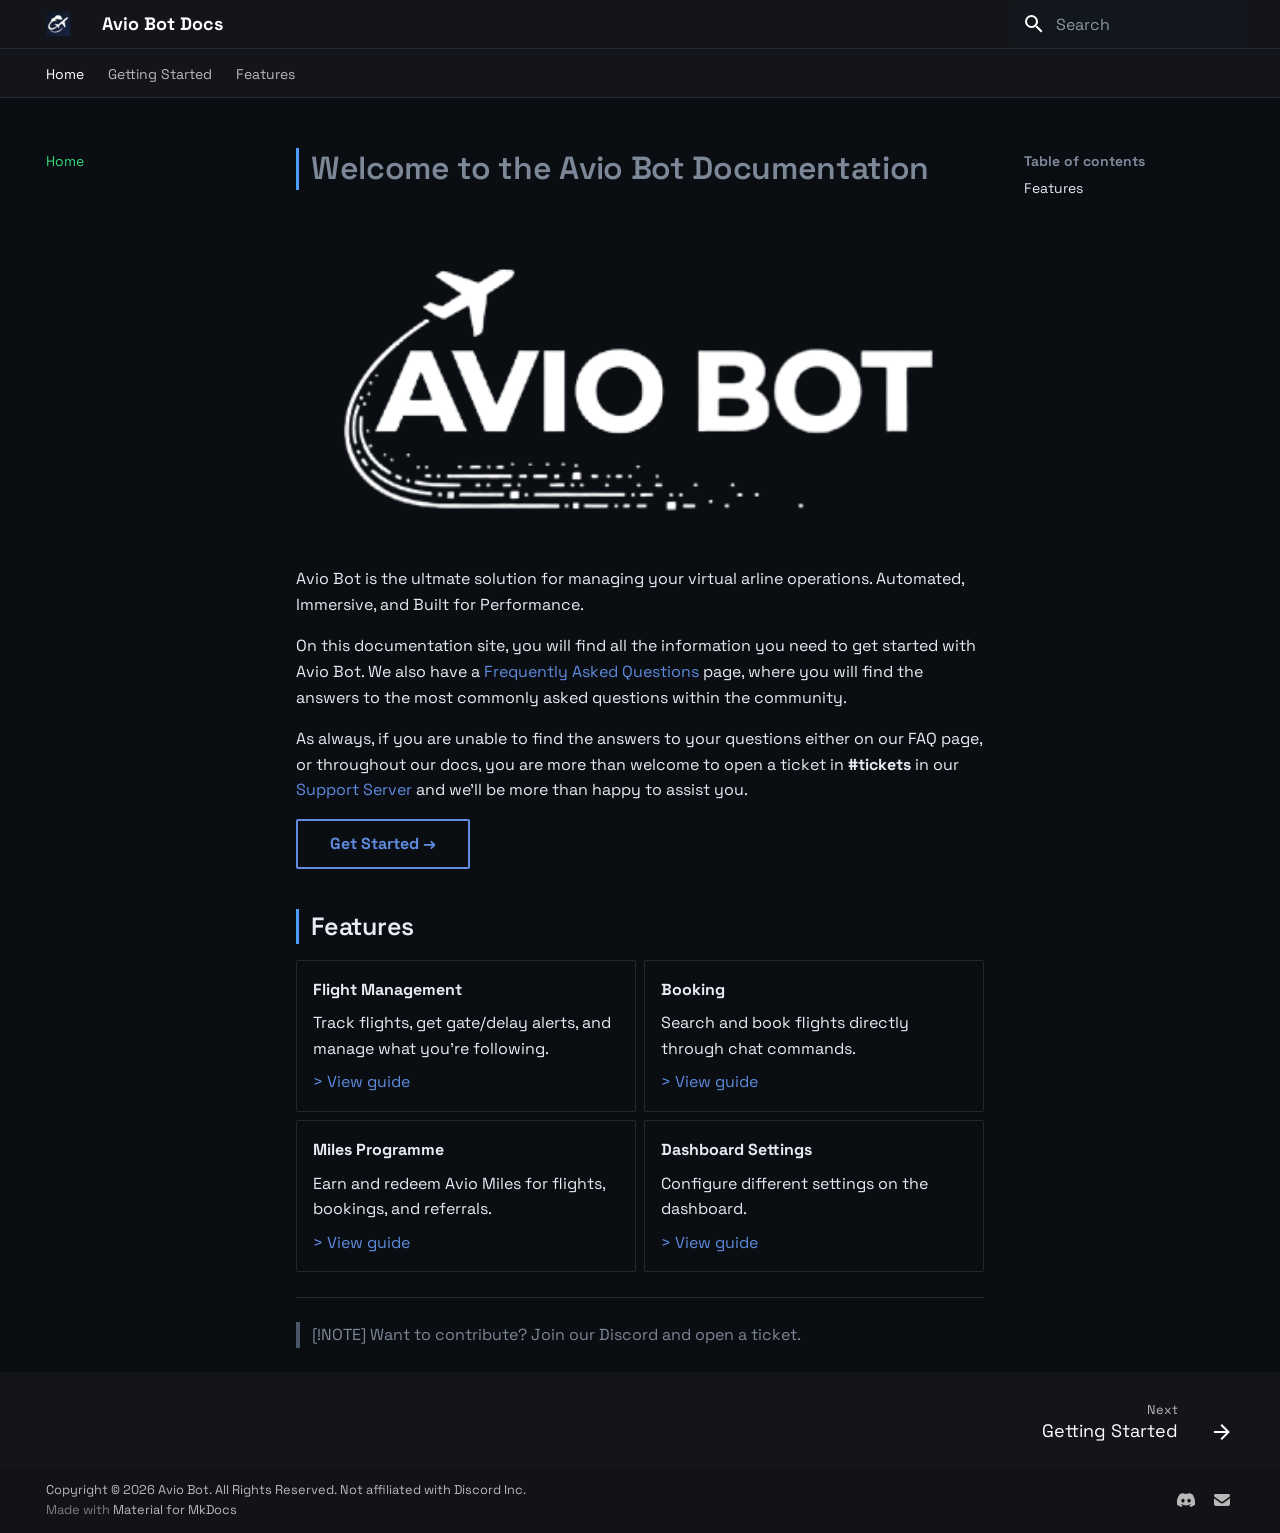
<file: index.html>
<!doctype html>
<html lang="en" class="no-js">
  <head>
    
      <meta charset="utf-8">
      <meta name="viewport" content="width=device-width,initial-scale=1">
      
      
      
        <link rel="canonical" href="https://docs.aviobot.app/">
      
      
      
        <link rel="next" href="getting-started/">
      
      
        
      
      
      <link rel="icon" href="assets/images/favicon.png">
      <meta name="generator" content="mkdocs-1.6.1, mkdocs-material-9.8.0">
    
    
      
        <title>Avio Bot Docs</title>
      
    
    
      <link rel="stylesheet" href="assets/stylesheets/main.57a0d79d.min.css">
      
        
        <link rel="stylesheet" href="assets/stylesheets/palette.fb2fffe2.min.css">
      
      


    
    
      
    
    
      
        
        
        <link rel="preconnect" href="https://fonts.gstatic.com" crossorigin>
        <link rel="stylesheet" href="https://fonts.googleapis.com/css?family=Space+Grotesk:300,300i,400,400i,700,700i%7CJetBrains+Mono:400,400i,700,700i&display=fallback">
        <style>:root{--md-text-font:"Space Grotesk";--md-code-font:"JetBrains Mono"}</style>
      
    
    
      <link rel="stylesheet" href="stylesheets/extra.css">
    
    <script>__md_scope=new URL(".",location),__md_hash=e=>[...e].reduce(((e,_)=>(e<<5)-e+_.charCodeAt(0)),0),__md_get=(e,_=localStorage,t=__md_scope)=>JSON.parse(_.getItem(t.pathname+"."+e)),__md_set=(e,_,t=localStorage,a=__md_scope)=>{try{t.setItem(a.pathname+"."+e,JSON.stringify(_))}catch(e){}}</script>
    
      

    
    
  </head>
  
  
    
    
    
    
    
    <body dir="ltr" data-md-color-scheme="slate" data-md-color-primary="black" data-md-color-accent="indigo">
  
    
    <input class="md-toggle" data-md-toggle="drawer" type="checkbox" id="__drawer" autocomplete="off">
    <input class="md-toggle" data-md-toggle="search" type="checkbox" id="__search" autocomplete="off">
    <label class="md-overlay" for="__drawer"></label>
    <div data-md-component="skip">
      
        
        <a href="#welcome-to-the-avio-bot-documentation" class="md-skip">
          Skip to content
        </a>
      
    </div>
    <div data-md-component="announce">
      
    </div>
    
    
      

<header class="md-header" data-md-component="header">
  <nav class="md-header__inner md-grid" aria-label="Header">
    <a href="." title="Avio Bot Docs" class="md-header__button md-logo" aria-label="Avio Bot Docs" data-md-component="logo">
      
  <img src="images/avio-logo.png" alt="logo">

    </a>
    <label class="md-header__button md-icon" for="__drawer">
      
      <svg xmlns="http://www.w3.org/2000/svg" viewBox="0 0 24 24"><path d="M3 6h18v2H3zm0 5h18v2H3zm0 5h18v2H3z"/></svg>
    </label>
    <div class="md-header__title" data-md-component="header-title">
      <div class="md-header__ellipsis">
        <div class="md-header__topic">
          <span class="md-ellipsis">
            Avio Bot Docs
          </span>
        </div>
        <div class="md-header__topic" data-md-component="header-topic">
          <span class="md-ellipsis">
            
              Home
            
          </span>
        </div>
      </div>
    </div>
    
      
    
    
    
    
      
      
        <label class="md-header__button md-icon" for="__search">
          
          <svg xmlns="http://www.w3.org/2000/svg" viewBox="0 0 24 24"><path d="M9.5 3A6.5 6.5 0 0 1 16 9.5c0 1.61-.59 3.09-1.56 4.23l.27.27h.79l5 5-1.5 1.5-5-5v-.79l-.27-.27A6.52 6.52 0 0 1 9.5 16 6.5 6.5 0 0 1 3 9.5 6.5 6.5 0 0 1 9.5 3m0 2C7 5 5 7 5 9.5S7 14 9.5 14 14 12 14 9.5 12 5 9.5 5"/></svg>
        </label>
        <div class="md-search" data-md-component="search" role="dialog">
  <label class="md-search__overlay" for="__search"></label>
  <div class="md-search__inner" role="search">
    <form class="md-search__form" name="search">
      <input type="text" class="md-search__input" name="query" aria-label="Search" placeholder="Search" autocapitalize="off" autocorrect="off" autocomplete="off" spellcheck="false" data-md-component="search-query" required>
      <label class="md-search__icon md-icon" for="__search">
        
        <svg xmlns="http://www.w3.org/2000/svg" viewBox="0 0 24 24"><path d="M9.5 3A6.5 6.5 0 0 1 16 9.5c0 1.61-.59 3.09-1.56 4.23l.27.27h.79l5 5-1.5 1.5-5-5v-.79l-.27-.27A6.52 6.52 0 0 1 9.5 16 6.5 6.5 0 0 1 3 9.5 6.5 6.5 0 0 1 9.5 3m0 2C7 5 5 7 5 9.5S7 14 9.5 14 14 12 14 9.5 12 5 9.5 5"/></svg>
        
        <svg xmlns="http://www.w3.org/2000/svg" viewBox="0 0 24 24"><path d="M20 11v2H8l5.5 5.5-1.42 1.42L4.16 12l7.92-7.92L13.5 5.5 8 11z"/></svg>
      </label>
      <nav class="md-search__options" aria-label="Search">
        
        <button type="reset" class="md-search__icon md-icon" title="Clear" aria-label="Clear" tabindex="-1">
          
          <svg xmlns="http://www.w3.org/2000/svg" viewBox="0 0 24 24"><path d="M19 6.41 17.59 5 12 10.59 6.41 5 5 6.41 10.59 12 5 17.59 6.41 19 12 13.41 17.59 19 19 17.59 13.41 12z"/></svg>
        </button>
      </nav>
      
        <div class="md-search__suggest" data-md-component="search-suggest"></div>
      
    </form>
    <div class="md-search__output">
      <div class="md-search__scrollwrap" tabindex="0" data-md-scrollfix>
        <div class="md-search-result" data-md-component="search-result">
          <div class="md-search-result__meta">
            Initializing search
          </div>
          <ol class="md-search-result__list" role="presentation"></ol>
        </div>
      </div>
    </div>
  </div>
</div>
      
    
    
  </nav>
  
</header>
    
    <div class="md-container" data-md-component="container">
      
      
        
          
            
<nav class="md-tabs" aria-label="Tabs" data-md-component="tabs">
  <div class="md-grid">
    <ul class="md-tabs__list">
      
        
  
  
  
    
  
  
    <li class="md-tabs__item md-tabs__item--active">
      <a href="." class="md-tabs__link">
        
  
  
    
  
  Home

      </a>
    </li>
  

      
        
  
  
  
  
    <li class="md-tabs__item">
      <a href="getting-started/" class="md-tabs__link">
        
  
  
    
  
  Getting Started

      </a>
    </li>
  

      
        
  
  
  
  
    
    
      <li class="md-tabs__item">
        <a href="features/flight-management/" class="md-tabs__link">
          
  
  
    
  
  Features

        </a>
      </li>
    
  

      
    </ul>
  </div>
</nav>
          
        
      
      <main class="md-main" data-md-component="main">
        <div class="md-main__inner md-grid">
          
            
              
              <div class="md-sidebar md-sidebar--primary" data-md-component="sidebar" data-md-type="navigation" >
                <div class="md-sidebar__scrollwrap">
                  <div class="md-sidebar__inner">
                    


  


<nav class="md-nav md-nav--primary md-nav--lifted" aria-label="Navigation" data-md-level="0">
  <label class="md-nav__title" for="__drawer">
    <a href="." title="Avio Bot Docs" class="md-nav__button md-logo" aria-label="Avio Bot Docs" data-md-component="logo">
      
  <img src="images/avio-logo.png" alt="logo">

    </a>
    Avio Bot Docs
  </label>
  
  <ul class="md-nav__list" data-md-scrollfix>
    
      
      
  
  
    
  
  
  
    <li class="md-nav__item md-nav__item--active">
      
      <input class="md-nav__toggle md-toggle" type="checkbox" id="__toc">
      
      
        
      
      
        <label class="md-nav__link md-nav__link--active" for="__toc">
          
  
  
  <span class="md-ellipsis">
    
  
    Home
  

    
  </span>
  
  

          <span class="md-nav__icon md-icon"></span>
        </label>
      
      <a href="." class="md-nav__link md-nav__link--active">
        
  
  
  <span class="md-ellipsis">
    
  
    Home
  

    
  </span>
  
  

      </a>
      
        

<nav class="md-nav md-nav--secondary" aria-label="Table of contents">
  
  
  
    
  
  
    <label class="md-nav__title" for="__toc">
      <span class="md-nav__icon md-icon"></span>
      Table of contents
    </label>
    <ul class="md-nav__list" data-md-component="toc" data-md-scrollfix>
      
        <li class="md-nav__item">
  <a href="#features" class="md-nav__link">
    <span class="md-ellipsis">
      
        Features
      
    </span>
  </a>
  
</li>
      
    </ul>
  
</nav>
      
    </li>
  

    
      
      
  
  
  
  
    <li class="md-nav__item">
      <a href="getting-started/" class="md-nav__link">
        
  
  
  <span class="md-ellipsis">
    
  
    Getting Started
  

    
  </span>
  
  

      </a>
    </li>
  

    
      
      
  
  
  
  
    
    
      
        
      
        
      
        
      
        
      
        
      
        
      
    
    
    
      
      
    
    
    <li class="md-nav__item md-nav__item--nested">
      
        
        
        <input class="md-nav__toggle md-toggle " type="checkbox" id="__nav_3" >
        
          
          <label class="md-nav__link" for="__nav_3" id="__nav_3_label" tabindex="0">
            
  
  
  <span class="md-ellipsis">
    
  
    Features
  

    
  </span>
  
  

            <span class="md-nav__icon md-icon"></span>
          </label>
        
        <nav class="md-nav" data-md-level="1" aria-labelledby="__nav_3_label" aria-expanded="false">
          <label class="md-nav__title" for="__nav_3">
            <span class="md-nav__icon md-icon"></span>
            
  
    Features
  

          </label>
          <ul class="md-nav__list" data-md-scrollfix>
            
              
                
  
  
  
  
    <li class="md-nav__item">
      <a href="features/flight-management/" class="md-nav__link">
        
  
  
  <span class="md-ellipsis">
    
  
    Flight Management
  

    
  </span>
  
  

      </a>
    </li>
  

              
            
              
                
  
  
  
  
    <li class="md-nav__item">
      <a href="features/booking/" class="md-nav__link">
        
  
  
  <span class="md-ellipsis">
    
  
    Booking
  

    
  </span>
  
  

      </a>
    </li>
  

              
            
              
                
  
  
  
  
    <li class="md-nav__item">
      <a href="features/miles-programme/" class="md-nav__link">
        
  
  
  <span class="md-ellipsis">
    
  
    Miles Programme
  

    
  </span>
  
  

      </a>
    </li>
  

              
            
              
                
  
  
  
  
    <li class="md-nav__item">
      <a href="features/chatgames/" class="md-nav__link">
        
  
  
  <span class="md-ellipsis">
    
  
    Chat Games
  

    
  </span>
  
  

      </a>
    </li>
  

              
            
              
                
  
  
  
  
    <li class="md-nav__item">
      <a href="features/dashboard-settings/" class="md-nav__link">
        
  
  
  <span class="md-ellipsis">
    
  
    Dashboard Settings
  

    
  </span>
  
  

      </a>
    </li>
  

              
            
              
                
  
  
  
  
    <li class="md-nav__item">
      <a href="useful-links/" class="md-nav__link">
        
  
  
  <span class="md-ellipsis">
    
  
    Useful Links
  

    
  </span>
  
  

      </a>
    </li>
  

              
            
          </ul>
        </nav>
      
    </li>
  

    
  </ul>
</nav>
                  </div>
                </div>
              </div>
            
            
              
              <div class="md-sidebar md-sidebar--secondary" data-md-component="sidebar" data-md-type="toc" >
                <div class="md-sidebar__scrollwrap">
                  <div class="md-sidebar__inner">
                    

<nav class="md-nav md-nav--secondary" aria-label="Table of contents">
  
  
  
    
  
  
    <label class="md-nav__title" for="__toc">
      <span class="md-nav__icon md-icon"></span>
      Table of contents
    </label>
    <ul class="md-nav__list" data-md-component="toc" data-md-scrollfix>
      
        <li class="md-nav__item">
  <a href="#features" class="md-nav__link">
    <span class="md-ellipsis">
      
        Features
      
    </span>
  </a>
  
</li>
      
    </ul>
  
</nav>
                  </div>
                </div>
              </div>
            
          
          
            <div class="md-content" data-md-component="content">
              
              <article class="md-content__inner md-typeset">
                
                  



<h1 id="welcome-to-the-avio-bot-documentation">Welcome to the Avio Bot Documentation</h1>
<p><img alt="Avio Text Logo" src="../images/avio-text-logo.webp" width="1000" /></p>
<p>Avio Bot is the ultmate solution for managing your virtual arline operations.
Automated, Immersive, and Built for Performance.</p>
<p>On this documentation site, you will find all the information you need to get started with Avio Bot.
We also have a <a href="https://aviobot.app/faq">Frequently Asked Questions</a> page, where you will find the answers to the most commonly asked questions within the community.</p>
<p>As always, if you are unable to find the answers to your questions either on our FAQ page, or throughout our docs, you are more than welcome
to open a ticket in <strong>#tickets</strong> in our <a href="https://aviobot.app/discord">Support Server</a> and we'll be more than happy to assist you.</p>
<p><a class="md-button" href="getting-started/">Get Started →</a></p>
<h2 id="features">Features</h2>
<div class="grid cards">
<ul>
<li>
<p><strong>Flight Management</strong></p>
<p>Track flights, get gate/delay alerts, and manage what you're following.</p>
<p><a href="features/flight-management/">&gt; View guide</a></p>
</li>
<li>
<p><strong>Booking</strong></p>
<p>Search and book flights directly through chat commands.</p>
<p><a href="features/booking/">&gt; View guide</a></p>
</li>
<li>
<p><strong>Miles Programme</strong></p>
<p>Earn and redeem Avio Miles for flights, bookings, and referrals.</p>
<p><a href="features/miles-programme/">&gt; View guide</a></p>
</li>
<li>
<p><strong>Dashboard Settings</strong></p>
<p>Configure different settings on the dashboard.</p>
<p><a href="features/dashboard-settings/">&gt; View guide</a></p>
</li>
</ul>
</div>
<hr />
<blockquote>
<p>[!NOTE]
Want to contribute? Join our Discord and open a ticket.</p>
</blockquote>












                
              </article>
            </div>
          
          
<script>var target=document.getElementById(location.hash.slice(1));target&&target.name&&(target.checked=target.name.startsWith("__tabbed_"))</script>
        </div>
        
          <button type="button" class="md-top md-icon" data-md-component="top" hidden>
  
  <svg xmlns="http://www.w3.org/2000/svg" viewBox="0 0 24 24"><path d="M13 20h-2V8l-5.5 5.5-1.42-1.42L12 4.16l7.92 7.92-1.42 1.42L13 8z"/></svg>
  Back to top
</button>
        
      </main>
      
        <footer class="md-footer">
  
    
      
      <nav class="md-footer__inner md-grid" aria-label="Footer" >
        
        
          
          <a href="getting-started/" class="md-footer__link md-footer__link--next" aria-label="Next: Getting Started">
            <div class="md-footer__title">
              <span class="md-footer__direction">
                Next
              </span>
              <div class="md-ellipsis">
                Getting Started
              </div>
            </div>
            <div class="md-footer__button md-icon">
              
              <svg xmlns="http://www.w3.org/2000/svg" viewBox="0 0 24 24"><path d="M4 11v2h12l-5.5 5.5 1.42 1.42L19.84 12l-7.92-7.92L10.5 5.5 16 11z"/></svg>
            </div>
          </a>
        
      </nav>
    
  
  <div class="md-footer-meta md-typeset">
    <div class="md-footer-meta__inner md-grid">
      <div class="md-copyright">
  
    <div class="md-copyright__highlight">
      Copyright &copy; 2026 Avio Bot. All Rights Reserved. Not affiliated with Discord Inc.
    </div>
  
  
    Made with
    <a href="https://squidfunk.github.io/mkdocs-material/" target="_blank" rel="noopener">
      Material for MkDocs
    </a>
  
</div>
      
        
<div class="md-social">
  
    
    
    
    
      
      
    
    <a href="https://aviobot.app/discord" target="_blank" rel="noopener" title="aviobot.app" class="md-social__link">
      <svg xmlns="http://www.w3.org/2000/svg" viewBox="0 0 576 512"><!--! Font Awesome Free 7.1.0 by @fontawesome - https://fontawesome.com License - https://fontawesome.com/license/free (Icons: CC BY 4.0, Fonts: SIL OFL 1.1, Code: MIT License) Copyright 2025 Fonticons, Inc.--><path d="M492.5 69.8c-.2-.3-.4-.6-.8-.7-38.1-17.5-78.4-30-119.7-37.1-.4-.1-.8 0-1.1.1s-.6.4-.8.8c-5.5 9.9-10.5 20.2-14.9 30.6-44.6-6.8-89.9-6.8-134.4 0-4.5-10.5-9.5-20.7-15.1-30.6-.2-.3-.5-.6-.8-.8s-.7-.2-1.1-.2C162.5 39 122.2 51.5 84.1 69c-.3.1-.6.4-.8.7C7.1 183.5-13.8 294.6-3.6 404.2c0 .3.1.5.2.8s.3.4.5.6c44.4 32.9 94 58 146.8 74.2.4.1.8.1 1.1 0s.7-.4.9-.7c11.3-15.4 21.4-31.8 30-48.8.1-.2.2-.5.2-.8s0-.5-.1-.8-.2-.5-.4-.6-.4-.3-.7-.4c-15.8-6.1-31.2-13.4-45.9-21.9-.3-.2-.5-.4-.7-.6s-.3-.6-.3-.9 0-.6.2-.9.3-.5.6-.7c3.1-2.3 6.2-4.7 9.1-7.1.3-.2.6-.4.9-.4s.7 0 1 .1c96.2 43.9 200.4 43.9 295.5 0 .3-.1.7-.2 1-.2s.7.2.9.4c2.9 2.4 6 4.9 9.1 7.2.2.2.4.4.6.7s.2.6.2.9-.1.6-.3.9-.4.5-.6.6c-14.7 8.6-30 15.9-45.9 21.8-.2.1-.5.2-.7.4s-.3.4-.4.7-.1.5-.1.8.1.5.2.8c8.8 17 18.8 33.3 30 48.8.2.3.6.6.9.7s.8.1 1.1 0c52.9-16.2 102.6-41.3 147.1-74.2.2-.2.4-.4.5-.6s.2-.5.2-.8c12.3-126.8-20.5-236.9-86.9-334.5zm-302 267.7c-29 0-52.8-26.6-52.8-59.2s23.4-59.2 52.8-59.2c29.7 0 53.3 26.8 52.8 59.2 0 32.7-23.4 59.2-52.8 59.2m195.4 0c-29 0-52.8-26.6-52.8-59.2s23.4-59.2 52.8-59.2c29.7 0 53.3 26.8 52.8 59.2 0 32.7-23.2 59.2-52.8 59.2"/></svg>
    </a>
  
    
    
    
    
    <a href="mailto:hello@aviobot.app" target="_blank" rel="noopener" title="" class="md-social__link">
      <svg xmlns="http://www.w3.org/2000/svg" viewBox="0 0 512 512"><!--! Font Awesome Free 7.1.0 by @fontawesome - https://fontawesome.com License - https://fontawesome.com/license/free (Icons: CC BY 4.0, Fonts: SIL OFL 1.1, Code: MIT License) Copyright 2025 Fonticons, Inc.--><path d="M48 64C21.5 64 0 85.5 0 112c0 15.1 7.1 29.3 19.2 38.4l208 156a48 48 0 0 0 57.6 0l208-156c12.1-9.1 19.2-23.3 19.2-38.4 0-26.5-21.5-48-48-48zM0 196v188c0 35.3 28.7 64 64 64h384c35.3 0 64-28.7 64-64V196L313.6 344.8c-34.1 25.6-81.1 25.6-115.2 0z"/></svg>
    </a>
  
</div>
      
    </div>
  </div>
</footer>
      
    </div>
    <div class="md-dialog" data-md-component="dialog">
      <div class="md-dialog__inner md-typeset"></div>
    </div>
    
    
    
      
      
      <script id="__config" type="application/json">{"annotate": null, "base": ".", "features": ["navigation.tabs", "navigation.top", "navigation.indexes", "search.suggest", "content.code.copy", "toc.follow", "navigation.footer"], "search": "assets/javascripts/workers/search.a7633da7.min.js", "tags": null, "translations": {"clipboard.copied": "Copied to clipboard", "clipboard.copy": "Copy to clipboard", "search.result.more.one": "1 more on this page", "search.result.more.other": "# more on this page", "search.result.none": "No matching documents", "search.result.one": "1 matching document", "search.result.other": "# matching documents", "search.result.placeholder": "Type to start searching", "search.result.term.missing": "Missing", "select.version": "Select version"}, "version": null}</script>
    
    
      <script src="assets/javascripts/bundle.c21346df.min.js"></script>
      
    
  </body>
</html>
</file>
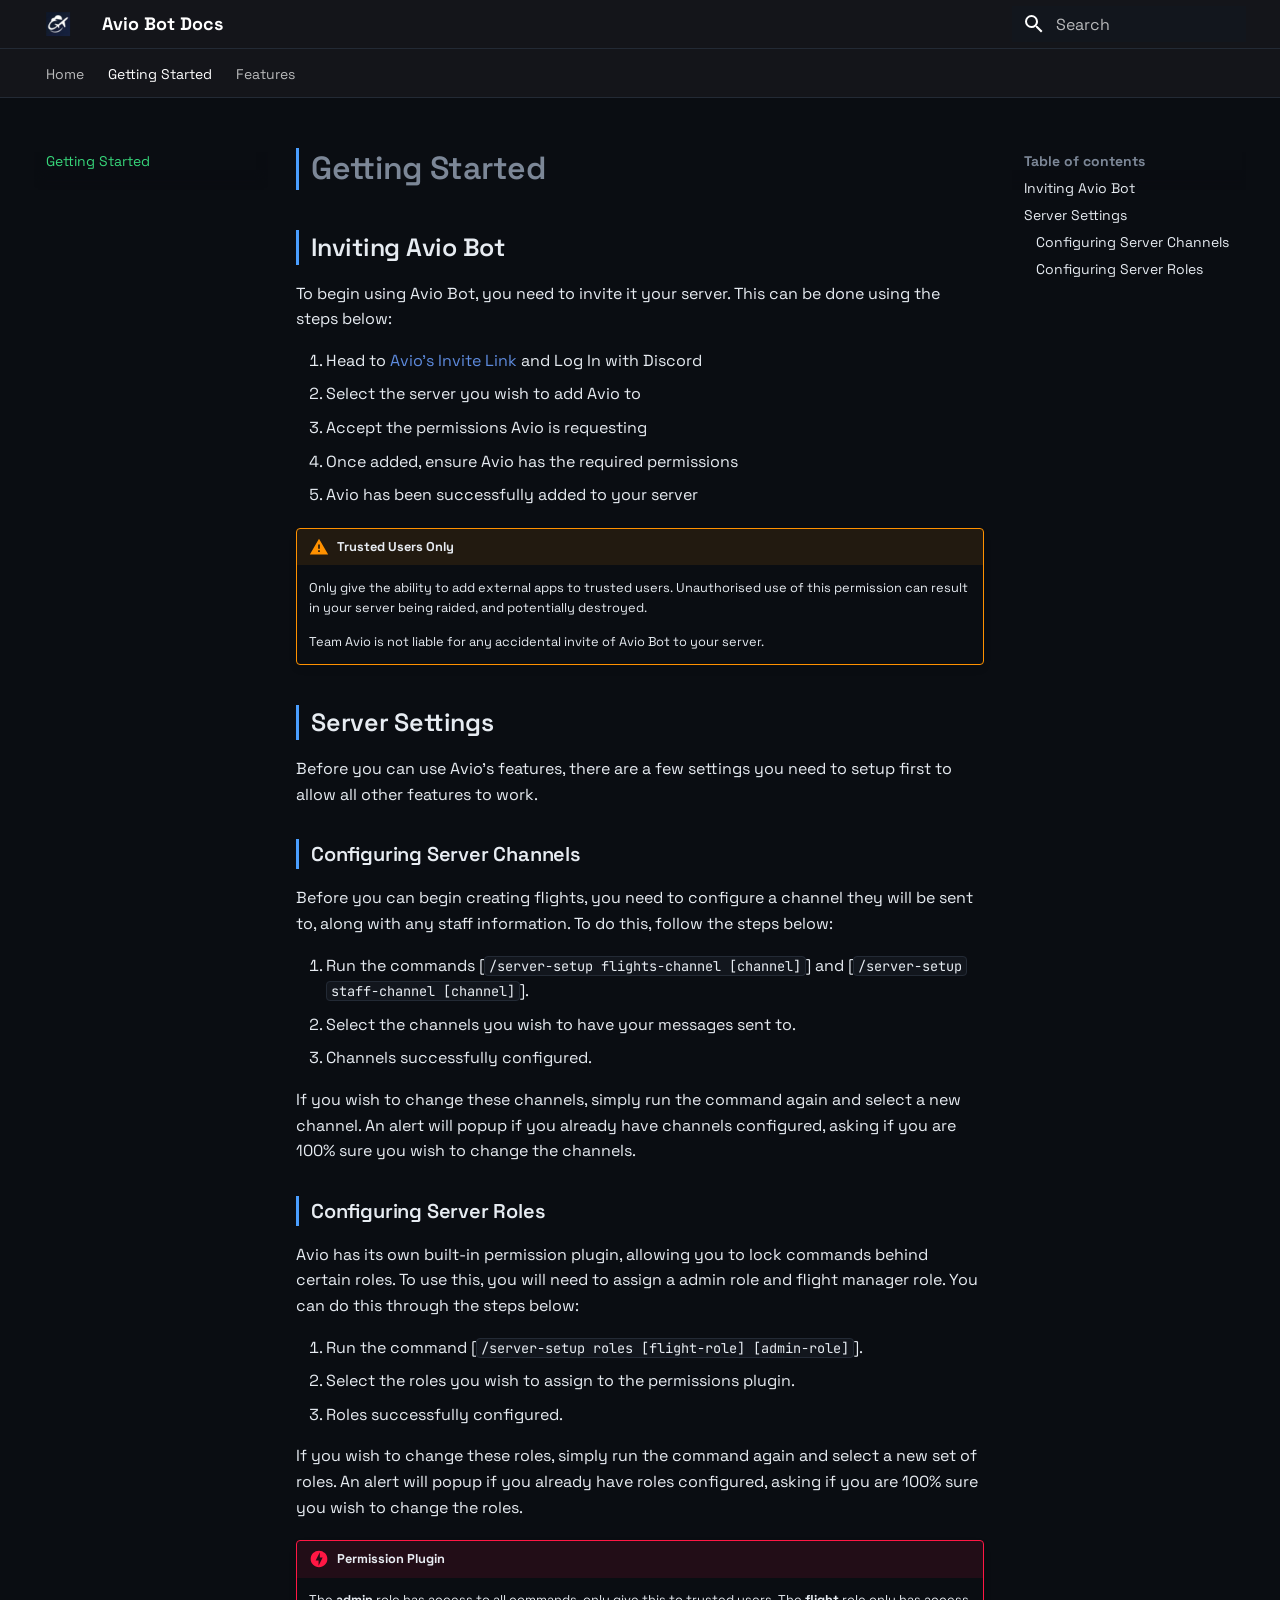
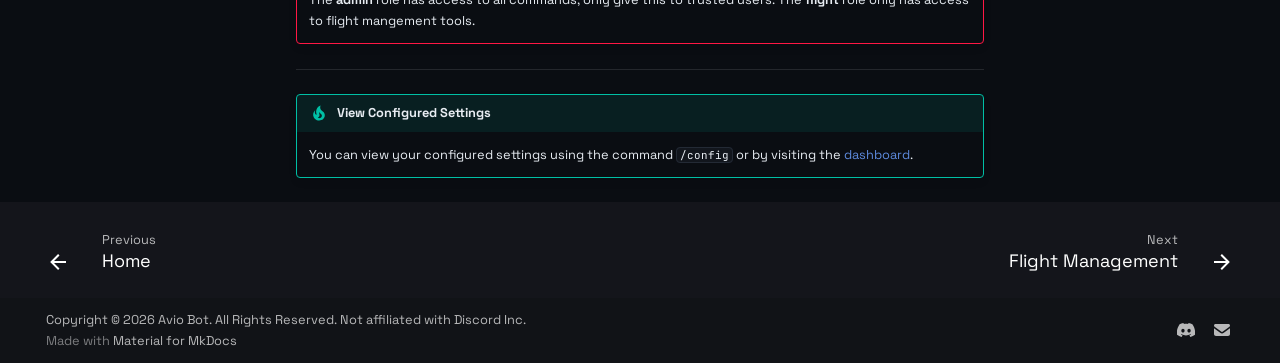
<file: getting-started/index.html>
<!doctype html>
<html lang="en" class="no-js">
  <head>
    
      <meta charset="utf-8">
      <meta name="viewport" content="width=device-width,initial-scale=1">
      
      
      
        <link rel="canonical" href="https://docs.aviobot.app/getting-started/">
      
      
        <link rel="prev" href="..">
      
      
        <link rel="next" href="../features/flight-management/">
      
      
        
      
      
      <link rel="icon" href="../assets/images/favicon.png">
      <meta name="generator" content="mkdocs-1.6.1, mkdocs-material-9.8.0">
    
    
      
        <title>Getting Started - Avio Bot Docs</title>
      
    
    
      <link rel="stylesheet" href="../assets/stylesheets/main.57a0d79d.min.css">
      
        
        <link rel="stylesheet" href="../assets/stylesheets/palette.fb2fffe2.min.css">
      
      


    
    
      
    
    
      
        
        
        <link rel="preconnect" href="https://fonts.gstatic.com" crossorigin>
        <link rel="stylesheet" href="https://fonts.googleapis.com/css?family=Space+Grotesk:300,300i,400,400i,700,700i%7CJetBrains+Mono:400,400i,700,700i&display=fallback">
        <style>:root{--md-text-font:"Space Grotesk";--md-code-font:"JetBrains Mono"}</style>
      
    
    
      <link rel="stylesheet" href="../stylesheets/extra.css">
    
    <script>__md_scope=new URL("..",location),__md_hash=e=>[...e].reduce(((e,_)=>(e<<5)-e+_.charCodeAt(0)),0),__md_get=(e,_=localStorage,t=__md_scope)=>JSON.parse(_.getItem(t.pathname+"."+e)),__md_set=(e,_,t=localStorage,a=__md_scope)=>{try{t.setItem(a.pathname+"."+e,JSON.stringify(_))}catch(e){}}</script>
    
      

    
    
  </head>
  
  
    
    
    
    
    
    <body dir="ltr" data-md-color-scheme="slate" data-md-color-primary="black" data-md-color-accent="indigo">
  
    
    <input class="md-toggle" data-md-toggle="drawer" type="checkbox" id="__drawer" autocomplete="off">
    <input class="md-toggle" data-md-toggle="search" type="checkbox" id="__search" autocomplete="off">
    <label class="md-overlay" for="__drawer"></label>
    <div data-md-component="skip">
      
        
        <a href="#getting-started" class="md-skip">
          Skip to content
        </a>
      
    </div>
    <div data-md-component="announce">
      
    </div>
    
    
      

<header class="md-header" data-md-component="header">
  <nav class="md-header__inner md-grid" aria-label="Header">
    <a href=".." title="Avio Bot Docs" class="md-header__button md-logo" aria-label="Avio Bot Docs" data-md-component="logo">
      
  <img src="../images/avio-logo.png" alt="logo">

    </a>
    <label class="md-header__button md-icon" for="__drawer">
      
      <svg xmlns="http://www.w3.org/2000/svg" viewBox="0 0 24 24"><path d="M3 6h18v2H3zm0 5h18v2H3zm0 5h18v2H3z"/></svg>
    </label>
    <div class="md-header__title" data-md-component="header-title">
      <div class="md-header__ellipsis">
        <div class="md-header__topic">
          <span class="md-ellipsis">
            Avio Bot Docs
          </span>
        </div>
        <div class="md-header__topic" data-md-component="header-topic">
          <span class="md-ellipsis">
            
              Getting Started
            
          </span>
        </div>
      </div>
    </div>
    
      
    
    
    
    
      
      
        <label class="md-header__button md-icon" for="__search">
          
          <svg xmlns="http://www.w3.org/2000/svg" viewBox="0 0 24 24"><path d="M9.5 3A6.5 6.5 0 0 1 16 9.5c0 1.61-.59 3.09-1.56 4.23l.27.27h.79l5 5-1.5 1.5-5-5v-.79l-.27-.27A6.52 6.52 0 0 1 9.5 16 6.5 6.5 0 0 1 3 9.5 6.5 6.5 0 0 1 9.5 3m0 2C7 5 5 7 5 9.5S7 14 9.5 14 14 12 14 9.5 12 5 9.5 5"/></svg>
        </label>
        <div class="md-search" data-md-component="search" role="dialog">
  <label class="md-search__overlay" for="__search"></label>
  <div class="md-search__inner" role="search">
    <form class="md-search__form" name="search">
      <input type="text" class="md-search__input" name="query" aria-label="Search" placeholder="Search" autocapitalize="off" autocorrect="off" autocomplete="off" spellcheck="false" data-md-component="search-query" required>
      <label class="md-search__icon md-icon" for="__search">
        
        <svg xmlns="http://www.w3.org/2000/svg" viewBox="0 0 24 24"><path d="M9.5 3A6.5 6.5 0 0 1 16 9.5c0 1.61-.59 3.09-1.56 4.23l.27.27h.79l5 5-1.5 1.5-5-5v-.79l-.27-.27A6.52 6.52 0 0 1 9.5 16 6.5 6.5 0 0 1 3 9.5 6.5 6.5 0 0 1 9.5 3m0 2C7 5 5 7 5 9.5S7 14 9.5 14 14 12 14 9.5 12 5 9.5 5"/></svg>
        
        <svg xmlns="http://www.w3.org/2000/svg" viewBox="0 0 24 24"><path d="M20 11v2H8l5.5 5.5-1.42 1.42L4.16 12l7.92-7.92L13.5 5.5 8 11z"/></svg>
      </label>
      <nav class="md-search__options" aria-label="Search">
        
        <button type="reset" class="md-search__icon md-icon" title="Clear" aria-label="Clear" tabindex="-1">
          
          <svg xmlns="http://www.w3.org/2000/svg" viewBox="0 0 24 24"><path d="M19 6.41 17.59 5 12 10.59 6.41 5 5 6.41 10.59 12 5 17.59 6.41 19 12 13.41 17.59 19 19 17.59 13.41 12z"/></svg>
        </button>
      </nav>
      
        <div class="md-search__suggest" data-md-component="search-suggest"></div>
      
    </form>
    <div class="md-search__output">
      <div class="md-search__scrollwrap" tabindex="0" data-md-scrollfix>
        <div class="md-search-result" data-md-component="search-result">
          <div class="md-search-result__meta">
            Initializing search
          </div>
          <ol class="md-search-result__list" role="presentation"></ol>
        </div>
      </div>
    </div>
  </div>
</div>
      
    
    
  </nav>
  
</header>
    
    <div class="md-container" data-md-component="container">
      
      
        
          
            
<nav class="md-tabs" aria-label="Tabs" data-md-component="tabs">
  <div class="md-grid">
    <ul class="md-tabs__list">
      
        
  
  
  
  
    <li class="md-tabs__item">
      <a href=".." class="md-tabs__link">
        
  
  
    
  
  Home

      </a>
    </li>
  

      
        
  
  
  
    
  
  
    <li class="md-tabs__item md-tabs__item--active">
      <a href="./" class="md-tabs__link">
        
  
  
    
  
  Getting Started

      </a>
    </li>
  

      
        
  
  
  
  
    
    
      <li class="md-tabs__item">
        <a href="../features/flight-management/" class="md-tabs__link">
          
  
  
    
  
  Features

        </a>
      </li>
    
  

      
    </ul>
  </div>
</nav>
          
        
      
      <main class="md-main" data-md-component="main">
        <div class="md-main__inner md-grid">
          
            
              
              <div class="md-sidebar md-sidebar--primary" data-md-component="sidebar" data-md-type="navigation" >
                <div class="md-sidebar__scrollwrap">
                  <div class="md-sidebar__inner">
                    


  


<nav class="md-nav md-nav--primary md-nav--lifted" aria-label="Navigation" data-md-level="0">
  <label class="md-nav__title" for="__drawer">
    <a href=".." title="Avio Bot Docs" class="md-nav__button md-logo" aria-label="Avio Bot Docs" data-md-component="logo">
      
  <img src="../images/avio-logo.png" alt="logo">

    </a>
    Avio Bot Docs
  </label>
  
  <ul class="md-nav__list" data-md-scrollfix>
    
      
      
  
  
  
  
    <li class="md-nav__item">
      <a href=".." class="md-nav__link">
        
  
  
  <span class="md-ellipsis">
    
  
    Home
  

    
  </span>
  
  

      </a>
    </li>
  

    
      
      
  
  
    
  
  
  
    <li class="md-nav__item md-nav__item--active">
      
      <input class="md-nav__toggle md-toggle" type="checkbox" id="__toc">
      
      
        
      
      
        <label class="md-nav__link md-nav__link--active" for="__toc">
          
  
  
  <span class="md-ellipsis">
    
  
    Getting Started
  

    
  </span>
  
  

          <span class="md-nav__icon md-icon"></span>
        </label>
      
      <a href="./" class="md-nav__link md-nav__link--active">
        
  
  
  <span class="md-ellipsis">
    
  
    Getting Started
  

    
  </span>
  
  

      </a>
      
        

<nav class="md-nav md-nav--secondary" aria-label="Table of contents">
  
  
  
    
  
  
    <label class="md-nav__title" for="__toc">
      <span class="md-nav__icon md-icon"></span>
      Table of contents
    </label>
    <ul class="md-nav__list" data-md-component="toc" data-md-scrollfix>
      
        <li class="md-nav__item">
  <a href="#inviting-avio-bot" class="md-nav__link">
    <span class="md-ellipsis">
      
        Inviting Avio Bot
      
    </span>
  </a>
  
</li>
      
        <li class="md-nav__item">
  <a href="#server-settings" class="md-nav__link">
    <span class="md-ellipsis">
      
        Server Settings
      
    </span>
  </a>
  
    <nav class="md-nav" aria-label="Server Settings">
      <ul class="md-nav__list">
        
          <li class="md-nav__item">
  <a href="#configuring-server-channels" class="md-nav__link">
    <span class="md-ellipsis">
      
        Configuring Server Channels
      
    </span>
  </a>
  
</li>
        
          <li class="md-nav__item">
  <a href="#configuring-server-roles" class="md-nav__link">
    <span class="md-ellipsis">
      
        Configuring Server Roles
      
    </span>
  </a>
  
</li>
        
      </ul>
    </nav>
  
</li>
      
    </ul>
  
</nav>
      
    </li>
  

    
      
      
  
  
  
  
    
    
      
        
      
        
      
        
      
        
      
        
      
        
      
    
    
    
      
      
    
    
    <li class="md-nav__item md-nav__item--nested">
      
        
        
        <input class="md-nav__toggle md-toggle " type="checkbox" id="__nav_3" >
        
          
          <label class="md-nav__link" for="__nav_3" id="__nav_3_label" tabindex="0">
            
  
  
  <span class="md-ellipsis">
    
  
    Features
  

    
  </span>
  
  

            <span class="md-nav__icon md-icon"></span>
          </label>
        
        <nav class="md-nav" data-md-level="1" aria-labelledby="__nav_3_label" aria-expanded="false">
          <label class="md-nav__title" for="__nav_3">
            <span class="md-nav__icon md-icon"></span>
            
  
    Features
  

          </label>
          <ul class="md-nav__list" data-md-scrollfix>
            
              
                
  
  
  
  
    <li class="md-nav__item">
      <a href="../features/flight-management/" class="md-nav__link">
        
  
  
  <span class="md-ellipsis">
    
  
    Flight Management
  

    
  </span>
  
  

      </a>
    </li>
  

              
            
              
                
  
  
  
  
    <li class="md-nav__item">
      <a href="../features/booking/" class="md-nav__link">
        
  
  
  <span class="md-ellipsis">
    
  
    Booking
  

    
  </span>
  
  

      </a>
    </li>
  

              
            
              
                
  
  
  
  
    <li class="md-nav__item">
      <a href="../features/miles-programme/" class="md-nav__link">
        
  
  
  <span class="md-ellipsis">
    
  
    Miles Programme
  

    
  </span>
  
  

      </a>
    </li>
  

              
            
              
                
  
  
  
  
    <li class="md-nav__item">
      <a href="../features/chatgames/" class="md-nav__link">
        
  
  
  <span class="md-ellipsis">
    
  
    Chat Games
  

    
  </span>
  
  

      </a>
    </li>
  

              
            
              
                
  
  
  
  
    <li class="md-nav__item">
      <a href="../features/dashboard-settings/" class="md-nav__link">
        
  
  
  <span class="md-ellipsis">
    
  
    Dashboard Settings
  

    
  </span>
  
  

      </a>
    </li>
  

              
            
              
                
  
  
  
  
    <li class="md-nav__item">
      <a href="../useful-links/" class="md-nav__link">
        
  
  
  <span class="md-ellipsis">
    
  
    Useful Links
  

    
  </span>
  
  

      </a>
    </li>
  

              
            
          </ul>
        </nav>
      
    </li>
  

    
  </ul>
</nav>
                  </div>
                </div>
              </div>
            
            
              
              <div class="md-sidebar md-sidebar--secondary" data-md-component="sidebar" data-md-type="toc" >
                <div class="md-sidebar__scrollwrap">
                  <div class="md-sidebar__inner">
                    

<nav class="md-nav md-nav--secondary" aria-label="Table of contents">
  
  
  
    
  
  
    <label class="md-nav__title" for="__toc">
      <span class="md-nav__icon md-icon"></span>
      Table of contents
    </label>
    <ul class="md-nav__list" data-md-component="toc" data-md-scrollfix>
      
        <li class="md-nav__item">
  <a href="#inviting-avio-bot" class="md-nav__link">
    <span class="md-ellipsis">
      
        Inviting Avio Bot
      
    </span>
  </a>
  
</li>
      
        <li class="md-nav__item">
  <a href="#server-settings" class="md-nav__link">
    <span class="md-ellipsis">
      
        Server Settings
      
    </span>
  </a>
  
    <nav class="md-nav" aria-label="Server Settings">
      <ul class="md-nav__list">
        
          <li class="md-nav__item">
  <a href="#configuring-server-channels" class="md-nav__link">
    <span class="md-ellipsis">
      
        Configuring Server Channels
      
    </span>
  </a>
  
</li>
        
          <li class="md-nav__item">
  <a href="#configuring-server-roles" class="md-nav__link">
    <span class="md-ellipsis">
      
        Configuring Server Roles
      
    </span>
  </a>
  
</li>
        
      </ul>
    </nav>
  
</li>
      
    </ul>
  
</nav>
                  </div>
                </div>
              </div>
            
          
          
            <div class="md-content" data-md-component="content">
              
              <article class="md-content__inner md-typeset">
                
                  



<h1 id="getting-started">Getting Started</h1>
<h2 id="inviting-avio-bot">Inviting Avio Bot</h2>
<p>To begin using Avio Bot, you need to invite it your server.
This can be done using the steps below:</p>
<ol>
<li>Head to <a href="https://aviobot.app/invite">Avio's Invite Link</a> and Log In with Discord</li>
<li>Select the server you wish to add Avio to</li>
<li>Accept the permissions Avio is requesting</li>
<li>Once added, ensure Avio has the required permissions</li>
<li>Avio has been successfully added to your server</li>
</ol>
<div class="admonition warning">
<p class="admonition-title">Trusted Users Only</p>
<p>Only give the ability to add external apps to trusted users. Unauthorised use of this permission can result in
your server being raided, and potentially destroyed.</p>
<p>Team Avio is not liable for any accidental invite of Avio Bot to your server.</p>
</div>
<h2 id="server-settings">Server Settings</h2>
<p>Before you can use Avio's features, there are a few settings you need to setup first to allow all other features to work.</p>
<h3 id="configuring-server-channels">Configuring Server Channels</h3>
<p>Before you can begin creating flights, you need to configure a channel they will be sent to, along with any staff information.
To do this, follow the steps below:</p>
<ol>
<li>Run the commands [<code>/server-setup flights-channel [channel]</code>] and [<code>/server-setup staff-channel [channel]</code>].</li>
<li>Select the channels you wish to have your messages sent to.</li>
<li>Channels successfully configured.</li>
</ol>
<p>If you wish to change these channels, simply run the command again and select a new channel.
An alert will popup if you already have channels configured, asking if you are 100% sure you wish to change the channels.</p>
<h3 id="configuring-server-roles">Configuring Server Roles</h3>
<p>Avio has its own built-in permission plugin, allowing you to lock commands behind certain roles.
To use this, you will need to assign a admin role and flight manager role.
You can do this through the steps below:</p>
<ol>
<li>Run the command [<code>/server-setup roles [flight-role] [admin-role]</code>].</li>
<li>Select the roles you wish to assign to the permissions plugin.</li>
<li>Roles successfully configured.</li>
</ol>
<p>If you wish to change these roles, simply run the command again and select a new set of roles.
An alert will popup if you already have roles configured, asking if you are 100% sure you wish to change the roles.</p>
<div class="admonition danger">
<p class="admonition-title">Permission Plugin</p>
<p>The <strong>admin</strong> role has access to all commands, only give this to trusted users.
The <strong>flight</strong> role only has access to flight mangement tools.</p>
</div>
<hr />
<div class="admonition tip">
<p class="admonition-title">View Configured Settings</p>
<p>You can view your configured settings using the command <code>/config</code>
or by visiting the <a href="https://dashboard.aviobot.app">dashboard</a>.</p>
</div>












                
              </article>
            </div>
          
          
<script>var target=document.getElementById(location.hash.slice(1));target&&target.name&&(target.checked=target.name.startsWith("__tabbed_"))</script>
        </div>
        
          <button type="button" class="md-top md-icon" data-md-component="top" hidden>
  
  <svg xmlns="http://www.w3.org/2000/svg" viewBox="0 0 24 24"><path d="M13 20h-2V8l-5.5 5.5-1.42-1.42L12 4.16l7.92 7.92-1.42 1.42L13 8z"/></svg>
  Back to top
</button>
        
      </main>
      
        <footer class="md-footer">
  
    
      
      <nav class="md-footer__inner md-grid" aria-label="Footer" >
        
          
          <a href=".." class="md-footer__link md-footer__link--prev" aria-label="Previous: Home">
            <div class="md-footer__button md-icon">
              
              <svg xmlns="http://www.w3.org/2000/svg" viewBox="0 0 24 24"><path d="M20 11v2H8l5.5 5.5-1.42 1.42L4.16 12l7.92-7.92L13.5 5.5 8 11z"/></svg>
            </div>
            <div class="md-footer__title">
              <span class="md-footer__direction">
                Previous
              </span>
              <div class="md-ellipsis">
                Home
              </div>
            </div>
          </a>
        
        
          
          <a href="../features/flight-management/" class="md-footer__link md-footer__link--next" aria-label="Next: Flight Management">
            <div class="md-footer__title">
              <span class="md-footer__direction">
                Next
              </span>
              <div class="md-ellipsis">
                Flight Management
              </div>
            </div>
            <div class="md-footer__button md-icon">
              
              <svg xmlns="http://www.w3.org/2000/svg" viewBox="0 0 24 24"><path d="M4 11v2h12l-5.5 5.5 1.42 1.42L19.84 12l-7.92-7.92L10.5 5.5 16 11z"/></svg>
            </div>
          </a>
        
      </nav>
    
  
  <div class="md-footer-meta md-typeset">
    <div class="md-footer-meta__inner md-grid">
      <div class="md-copyright">
  
    <div class="md-copyright__highlight">
      Copyright &copy; 2026 Avio Bot. All Rights Reserved. Not affiliated with Discord Inc.
    </div>
  
  
    Made with
    <a href="https://squidfunk.github.io/mkdocs-material/" target="_blank" rel="noopener">
      Material for MkDocs
    </a>
  
</div>
      
        
<div class="md-social">
  
    
    
    
    
      
      
    
    <a href="https://aviobot.app/discord" target="_blank" rel="noopener" title="aviobot.app" class="md-social__link">
      <svg xmlns="http://www.w3.org/2000/svg" viewBox="0 0 576 512"><!--! Font Awesome Free 7.1.0 by @fontawesome - https://fontawesome.com License - https://fontawesome.com/license/free (Icons: CC BY 4.0, Fonts: SIL OFL 1.1, Code: MIT License) Copyright 2025 Fonticons, Inc.--><path d="M492.5 69.8c-.2-.3-.4-.6-.8-.7-38.1-17.5-78.4-30-119.7-37.1-.4-.1-.8 0-1.1.1s-.6.4-.8.8c-5.5 9.9-10.5 20.2-14.9 30.6-44.6-6.8-89.9-6.8-134.4 0-4.5-10.5-9.5-20.7-15.1-30.6-.2-.3-.5-.6-.8-.8s-.7-.2-1.1-.2C162.5 39 122.2 51.5 84.1 69c-.3.1-.6.4-.8.7C7.1 183.5-13.8 294.6-3.6 404.2c0 .3.1.5.2.8s.3.4.5.6c44.4 32.9 94 58 146.8 74.2.4.1.8.1 1.1 0s.7-.4.9-.7c11.3-15.4 21.4-31.8 30-48.8.1-.2.2-.5.2-.8s0-.5-.1-.8-.2-.5-.4-.6-.4-.3-.7-.4c-15.8-6.1-31.2-13.4-45.9-21.9-.3-.2-.5-.4-.7-.6s-.3-.6-.3-.9 0-.6.2-.9.3-.5.6-.7c3.1-2.3 6.2-4.7 9.1-7.1.3-.2.6-.4.9-.4s.7 0 1 .1c96.2 43.9 200.4 43.9 295.5 0 .3-.1.7-.2 1-.2s.7.2.9.4c2.9 2.4 6 4.9 9.1 7.2.2.2.4.4.6.7s.2.6.2.9-.1.6-.3.9-.4.5-.6.6c-14.7 8.6-30 15.9-45.9 21.8-.2.1-.5.2-.7.4s-.3.4-.4.7-.1.5-.1.8.1.5.2.8c8.8 17 18.8 33.3 30 48.8.2.3.6.6.9.7s.8.1 1.1 0c52.9-16.2 102.6-41.3 147.1-74.2.2-.2.4-.4.5-.6s.2-.5.2-.8c12.3-126.8-20.5-236.9-86.9-334.5zm-302 267.7c-29 0-52.8-26.6-52.8-59.2s23.4-59.2 52.8-59.2c29.7 0 53.3 26.8 52.8 59.2 0 32.7-23.4 59.2-52.8 59.2m195.4 0c-29 0-52.8-26.6-52.8-59.2s23.4-59.2 52.8-59.2c29.7 0 53.3 26.8 52.8 59.2 0 32.7-23.2 59.2-52.8 59.2"/></svg>
    </a>
  
    
    
    
    
    <a href="mailto:hello@aviobot.app" target="_blank" rel="noopener" title="" class="md-social__link">
      <svg xmlns="http://www.w3.org/2000/svg" viewBox="0 0 512 512"><!--! Font Awesome Free 7.1.0 by @fontawesome - https://fontawesome.com License - https://fontawesome.com/license/free (Icons: CC BY 4.0, Fonts: SIL OFL 1.1, Code: MIT License) Copyright 2025 Fonticons, Inc.--><path d="M48 64C21.5 64 0 85.5 0 112c0 15.1 7.1 29.3 19.2 38.4l208 156a48 48 0 0 0 57.6 0l208-156c12.1-9.1 19.2-23.3 19.2-38.4 0-26.5-21.5-48-48-48zM0 196v188c0 35.3 28.7 64 64 64h384c35.3 0 64-28.7 64-64V196L313.6 344.8c-34.1 25.6-81.1 25.6-115.2 0z"/></svg>
    </a>
  
</div>
      
    </div>
  </div>
</footer>
      
    </div>
    <div class="md-dialog" data-md-component="dialog">
      <div class="md-dialog__inner md-typeset"></div>
    </div>
    
    
    
      
      
      <script id="__config" type="application/json">{"annotate": null, "base": "..", "features": ["navigation.tabs", "navigation.top", "navigation.indexes", "search.suggest", "content.code.copy", "toc.follow", "navigation.footer"], "search": "../assets/javascripts/workers/search.a7633da7.min.js", "tags": null, "translations": {"clipboard.copied": "Copied to clipboard", "clipboard.copy": "Copy to clipboard", "search.result.more.one": "1 more on this page", "search.result.more.other": "# more on this page", "search.result.none": "No matching documents", "search.result.one": "1 matching document", "search.result.other": "# matching documents", "search.result.placeholder": "Type to start searching", "search.result.term.missing": "Missing", "select.version": "Select version"}, "version": null}</script>
    
    
      <script src="../assets/javascripts/bundle.c21346df.min.js"></script>
      
    
  </body>
</html>
</file>
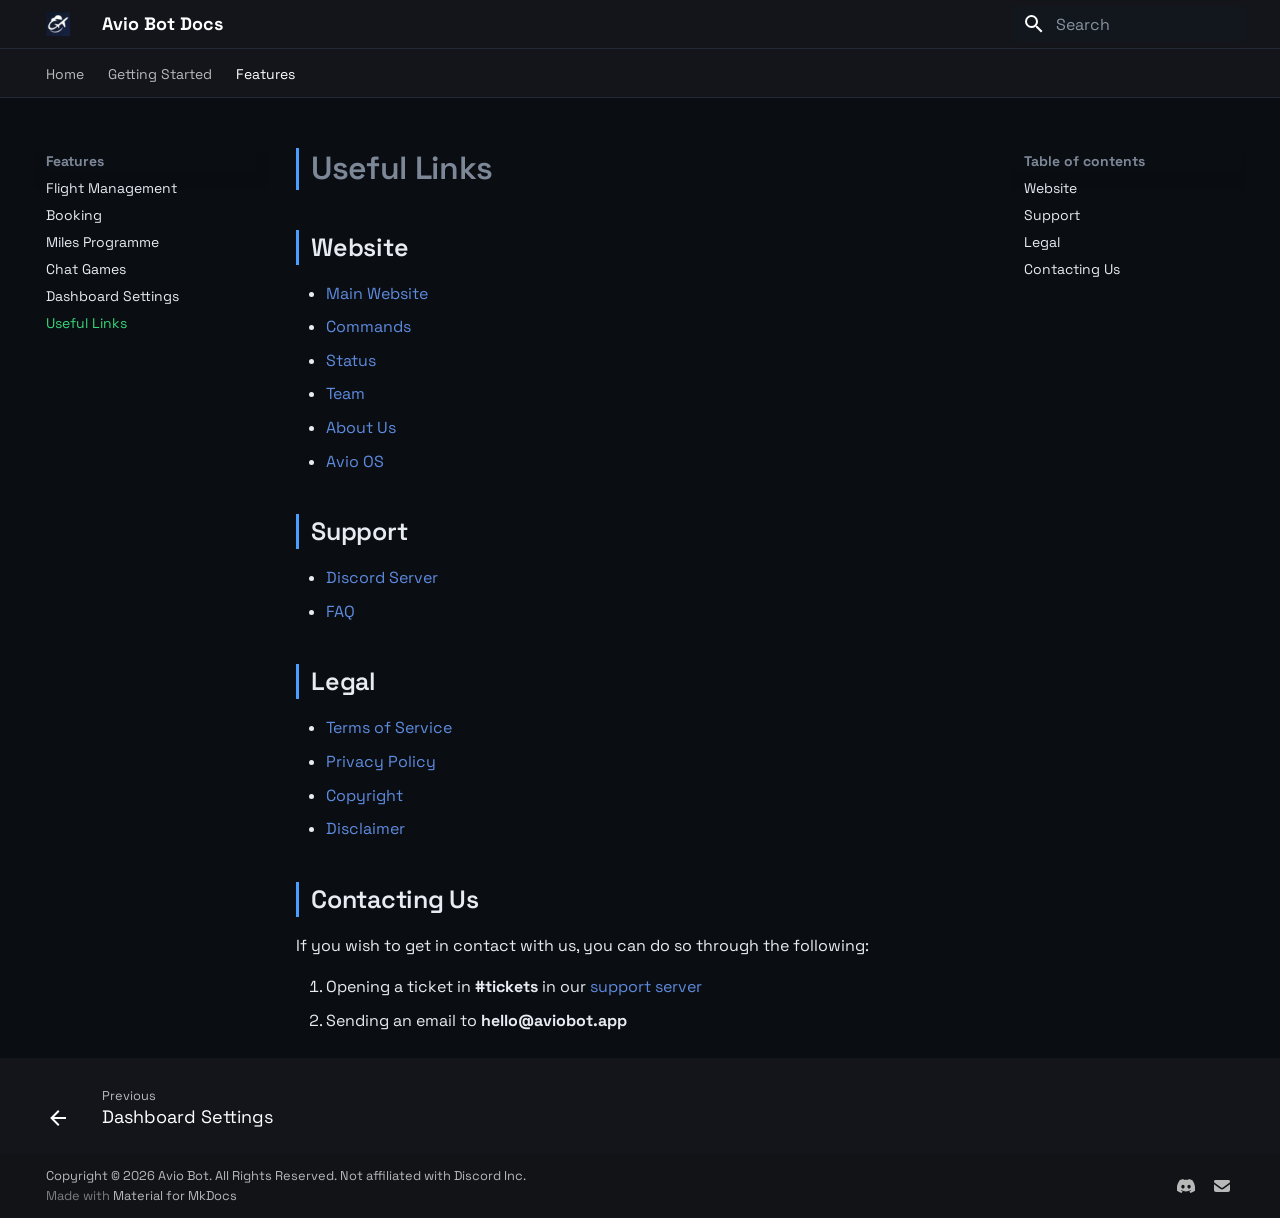
<file: useful-links/index.html>
<!doctype html>
<html lang="en" class="no-js">
  <head>
    
      <meta charset="utf-8">
      <meta name="viewport" content="width=device-width,initial-scale=1">
      
      
      
        <link rel="canonical" href="https://docs.aviobot.app/useful-links/">
      
      
        <link rel="prev" href="../features/dashboard-settings/">
      
      
      
        
      
      
      <link rel="icon" href="../assets/images/favicon.png">
      <meta name="generator" content="mkdocs-1.6.1, mkdocs-material-9.8.0">
    
    
      
        <title>Useful Links - Avio Bot Docs</title>
      
    
    
      <link rel="stylesheet" href="../assets/stylesheets/main.57a0d79d.min.css">
      
        
        <link rel="stylesheet" href="../assets/stylesheets/palette.fb2fffe2.min.css">
      
      


    
    
      
    
    
      
        
        
        <link rel="preconnect" href="https://fonts.gstatic.com" crossorigin>
        <link rel="stylesheet" href="https://fonts.googleapis.com/css?family=Space+Grotesk:300,300i,400,400i,700,700i%7CJetBrains+Mono:400,400i,700,700i&display=fallback">
        <style>:root{--md-text-font:"Space Grotesk";--md-code-font:"JetBrains Mono"}</style>
      
    
    
      <link rel="stylesheet" href="../stylesheets/extra.css">
    
    <script>__md_scope=new URL("..",location),__md_hash=e=>[...e].reduce(((e,_)=>(e<<5)-e+_.charCodeAt(0)),0),__md_get=(e,_=localStorage,t=__md_scope)=>JSON.parse(_.getItem(t.pathname+"."+e)),__md_set=(e,_,t=localStorage,a=__md_scope)=>{try{t.setItem(a.pathname+"."+e,JSON.stringify(_))}catch(e){}}</script>
    
      

    
    
  </head>
  
  
    
    
    
    
    
    <body dir="ltr" data-md-color-scheme="slate" data-md-color-primary="black" data-md-color-accent="indigo">
  
    
    <input class="md-toggle" data-md-toggle="drawer" type="checkbox" id="__drawer" autocomplete="off">
    <input class="md-toggle" data-md-toggle="search" type="checkbox" id="__search" autocomplete="off">
    <label class="md-overlay" for="__drawer"></label>
    <div data-md-component="skip">
      
        
        <a href="#useful-links" class="md-skip">
          Skip to content
        </a>
      
    </div>
    <div data-md-component="announce">
      
    </div>
    
    
      

<header class="md-header" data-md-component="header">
  <nav class="md-header__inner md-grid" aria-label="Header">
    <a href=".." title="Avio Bot Docs" class="md-header__button md-logo" aria-label="Avio Bot Docs" data-md-component="logo">
      
  <img src="../images/avio-logo.png" alt="logo">

    </a>
    <label class="md-header__button md-icon" for="__drawer">
      
      <svg xmlns="http://www.w3.org/2000/svg" viewBox="0 0 24 24"><path d="M3 6h18v2H3zm0 5h18v2H3zm0 5h18v2H3z"/></svg>
    </label>
    <div class="md-header__title" data-md-component="header-title">
      <div class="md-header__ellipsis">
        <div class="md-header__topic">
          <span class="md-ellipsis">
            Avio Bot Docs
          </span>
        </div>
        <div class="md-header__topic" data-md-component="header-topic">
          <span class="md-ellipsis">
            
              Useful Links
            
          </span>
        </div>
      </div>
    </div>
    
      
    
    
    
    
      
      
        <label class="md-header__button md-icon" for="__search">
          
          <svg xmlns="http://www.w3.org/2000/svg" viewBox="0 0 24 24"><path d="M9.5 3A6.5 6.5 0 0 1 16 9.5c0 1.61-.59 3.09-1.56 4.23l.27.27h.79l5 5-1.5 1.5-5-5v-.79l-.27-.27A6.52 6.52 0 0 1 9.5 16 6.5 6.5 0 0 1 3 9.5 6.5 6.5 0 0 1 9.5 3m0 2C7 5 5 7 5 9.5S7 14 9.5 14 14 12 14 9.5 12 5 9.5 5"/></svg>
        </label>
        <div class="md-search" data-md-component="search" role="dialog">
  <label class="md-search__overlay" for="__search"></label>
  <div class="md-search__inner" role="search">
    <form class="md-search__form" name="search">
      <input type="text" class="md-search__input" name="query" aria-label="Search" placeholder="Search" autocapitalize="off" autocorrect="off" autocomplete="off" spellcheck="false" data-md-component="search-query" required>
      <label class="md-search__icon md-icon" for="__search">
        
        <svg xmlns="http://www.w3.org/2000/svg" viewBox="0 0 24 24"><path d="M9.5 3A6.5 6.5 0 0 1 16 9.5c0 1.61-.59 3.09-1.56 4.23l.27.27h.79l5 5-1.5 1.5-5-5v-.79l-.27-.27A6.52 6.52 0 0 1 9.5 16 6.5 6.5 0 0 1 3 9.5 6.5 6.5 0 0 1 9.5 3m0 2C7 5 5 7 5 9.5S7 14 9.5 14 14 12 14 9.5 12 5 9.5 5"/></svg>
        
        <svg xmlns="http://www.w3.org/2000/svg" viewBox="0 0 24 24"><path d="M20 11v2H8l5.5 5.5-1.42 1.42L4.16 12l7.92-7.92L13.5 5.5 8 11z"/></svg>
      </label>
      <nav class="md-search__options" aria-label="Search">
        
        <button type="reset" class="md-search__icon md-icon" title="Clear" aria-label="Clear" tabindex="-1">
          
          <svg xmlns="http://www.w3.org/2000/svg" viewBox="0 0 24 24"><path d="M19 6.41 17.59 5 12 10.59 6.41 5 5 6.41 10.59 12 5 17.59 6.41 19 12 13.41 17.59 19 19 17.59 13.41 12z"/></svg>
        </button>
      </nav>
      
        <div class="md-search__suggest" data-md-component="search-suggest"></div>
      
    </form>
    <div class="md-search__output">
      <div class="md-search__scrollwrap" tabindex="0" data-md-scrollfix>
        <div class="md-search-result" data-md-component="search-result">
          <div class="md-search-result__meta">
            Initializing search
          </div>
          <ol class="md-search-result__list" role="presentation"></ol>
        </div>
      </div>
    </div>
  </div>
</div>
      
    
    
  </nav>
  
</header>
    
    <div class="md-container" data-md-component="container">
      
      
        
          
            
<nav class="md-tabs" aria-label="Tabs" data-md-component="tabs">
  <div class="md-grid">
    <ul class="md-tabs__list">
      
        
  
  
  
  
    <li class="md-tabs__item">
      <a href=".." class="md-tabs__link">
        
  
  
    
  
  Home

      </a>
    </li>
  

      
        
  
  
  
  
    <li class="md-tabs__item">
      <a href="../getting-started/" class="md-tabs__link">
        
  
  
    
  
  Getting Started

      </a>
    </li>
  

      
        
  
  
  
    
  
  
    
    
      <li class="md-tabs__item md-tabs__item--active">
        <a href="../features/flight-management/" class="md-tabs__link">
          
  
  
    
  
  Features

        </a>
      </li>
    
  

      
    </ul>
  </div>
</nav>
          
        
      
      <main class="md-main" data-md-component="main">
        <div class="md-main__inner md-grid">
          
            
              
              <div class="md-sidebar md-sidebar--primary" data-md-component="sidebar" data-md-type="navigation" >
                <div class="md-sidebar__scrollwrap">
                  <div class="md-sidebar__inner">
                    


  


<nav class="md-nav md-nav--primary md-nav--lifted" aria-label="Navigation" data-md-level="0">
  <label class="md-nav__title" for="__drawer">
    <a href=".." title="Avio Bot Docs" class="md-nav__button md-logo" aria-label="Avio Bot Docs" data-md-component="logo">
      
  <img src="../images/avio-logo.png" alt="logo">

    </a>
    Avio Bot Docs
  </label>
  
  <ul class="md-nav__list" data-md-scrollfix>
    
      
      
  
  
  
  
    <li class="md-nav__item">
      <a href=".." class="md-nav__link">
        
  
  
  <span class="md-ellipsis">
    
  
    Home
  

    
  </span>
  
  

      </a>
    </li>
  

    
      
      
  
  
  
  
    <li class="md-nav__item">
      <a href="../getting-started/" class="md-nav__link">
        
  
  
  <span class="md-ellipsis">
    
  
    Getting Started
  

    
  </span>
  
  

      </a>
    </li>
  

    
      
      
  
  
    
  
  
  
    
    
      
        
      
        
      
        
      
        
      
        
      
        
      
    
    
    
      
        
        
      
      
    
    
    <li class="md-nav__item md-nav__item--active md-nav__item--section md-nav__item--nested">
      
        
        
        <input class="md-nav__toggle md-toggle " type="checkbox" id="__nav_3" checked>
        
          
          <label class="md-nav__link" for="__nav_3" id="__nav_3_label" tabindex="">
            
  
  
  <span class="md-ellipsis">
    
  
    Features
  

    
  </span>
  
  

            <span class="md-nav__icon md-icon"></span>
          </label>
        
        <nav class="md-nav" data-md-level="1" aria-labelledby="__nav_3_label" aria-expanded="true">
          <label class="md-nav__title" for="__nav_3">
            <span class="md-nav__icon md-icon"></span>
            
  
    Features
  

          </label>
          <ul class="md-nav__list" data-md-scrollfix>
            
              
                
  
  
  
  
    <li class="md-nav__item">
      <a href="../features/flight-management/" class="md-nav__link">
        
  
  
  <span class="md-ellipsis">
    
  
    Flight Management
  

    
  </span>
  
  

      </a>
    </li>
  

              
            
              
                
  
  
  
  
    <li class="md-nav__item">
      <a href="../features/booking/" class="md-nav__link">
        
  
  
  <span class="md-ellipsis">
    
  
    Booking
  

    
  </span>
  
  

      </a>
    </li>
  

              
            
              
                
  
  
  
  
    <li class="md-nav__item">
      <a href="../features/miles-programme/" class="md-nav__link">
        
  
  
  <span class="md-ellipsis">
    
  
    Miles Programme
  

    
  </span>
  
  

      </a>
    </li>
  

              
            
              
                
  
  
  
  
    <li class="md-nav__item">
      <a href="../features/chatgames/" class="md-nav__link">
        
  
  
  <span class="md-ellipsis">
    
  
    Chat Games
  

    
  </span>
  
  

      </a>
    </li>
  

              
            
              
                
  
  
  
  
    <li class="md-nav__item">
      <a href="../features/dashboard-settings/" class="md-nav__link">
        
  
  
  <span class="md-ellipsis">
    
  
    Dashboard Settings
  

    
  </span>
  
  

      </a>
    </li>
  

              
            
              
                
  
  
    
  
  
  
    <li class="md-nav__item md-nav__item--active">
      
      <input class="md-nav__toggle md-toggle" type="checkbox" id="__toc">
      
      
        
      
      
        <label class="md-nav__link md-nav__link--active" for="__toc">
          
  
  
  <span class="md-ellipsis">
    
  
    Useful Links
  

    
  </span>
  
  

          <span class="md-nav__icon md-icon"></span>
        </label>
      
      <a href="./" class="md-nav__link md-nav__link--active">
        
  
  
  <span class="md-ellipsis">
    
  
    Useful Links
  

    
  </span>
  
  

      </a>
      
        

<nav class="md-nav md-nav--secondary" aria-label="Table of contents">
  
  
  
    
  
  
    <label class="md-nav__title" for="__toc">
      <span class="md-nav__icon md-icon"></span>
      Table of contents
    </label>
    <ul class="md-nav__list" data-md-component="toc" data-md-scrollfix>
      
        <li class="md-nav__item">
  <a href="#website" class="md-nav__link">
    <span class="md-ellipsis">
      
        Website
      
    </span>
  </a>
  
</li>
      
        <li class="md-nav__item">
  <a href="#support" class="md-nav__link">
    <span class="md-ellipsis">
      
        Support
      
    </span>
  </a>
  
</li>
      
        <li class="md-nav__item">
  <a href="#legal" class="md-nav__link">
    <span class="md-ellipsis">
      
        Legal
      
    </span>
  </a>
  
</li>
      
        <li class="md-nav__item">
  <a href="#contacting-us" class="md-nav__link">
    <span class="md-ellipsis">
      
        Contacting Us
      
    </span>
  </a>
  
</li>
      
    </ul>
  
</nav>
      
    </li>
  

              
            
          </ul>
        </nav>
      
    </li>
  

    
  </ul>
</nav>
                  </div>
                </div>
              </div>
            
            
              
              <div class="md-sidebar md-sidebar--secondary" data-md-component="sidebar" data-md-type="toc" >
                <div class="md-sidebar__scrollwrap">
                  <div class="md-sidebar__inner">
                    

<nav class="md-nav md-nav--secondary" aria-label="Table of contents">
  
  
  
    
  
  
    <label class="md-nav__title" for="__toc">
      <span class="md-nav__icon md-icon"></span>
      Table of contents
    </label>
    <ul class="md-nav__list" data-md-component="toc" data-md-scrollfix>
      
        <li class="md-nav__item">
  <a href="#website" class="md-nav__link">
    <span class="md-ellipsis">
      
        Website
      
    </span>
  </a>
  
</li>
      
        <li class="md-nav__item">
  <a href="#support" class="md-nav__link">
    <span class="md-ellipsis">
      
        Support
      
    </span>
  </a>
  
</li>
      
        <li class="md-nav__item">
  <a href="#legal" class="md-nav__link">
    <span class="md-ellipsis">
      
        Legal
      
    </span>
  </a>
  
</li>
      
        <li class="md-nav__item">
  <a href="#contacting-us" class="md-nav__link">
    <span class="md-ellipsis">
      
        Contacting Us
      
    </span>
  </a>
  
</li>
      
    </ul>
  
</nav>
                  </div>
                </div>
              </div>
            
          
          
            <div class="md-content" data-md-component="content">
              
              <article class="md-content__inner md-typeset">
                
                  



<h1 id="useful-links">Useful Links</h1>
<h2 id="website">Website</h2>
<ul>
<li><a href="https://aviobot.app">Main Website</a></li>
<li><a href="https://aviobot.app/commands">Commands</a></li>
<li><a href="https://aviobot.app/status">Status</a></li>
<li><a href="https://aviobot.app/team">Team</a></li>
<li><a href="https://aviobot.app/about-us">About Us</a></li>
<li><a href="https://aviobot.app/avio-os">Avio OS</a></li>
</ul>
<h2 id="support">Support</h2>
<ul>
<li><a href="https://aviobot.app/discord">Discord Server</a></li>
<li><a href="https://aviobot.app/faq">FAQ</a></li>
</ul>
<h2 id="legal">Legal</h2>
<ul>
<li><a href="htps://aviobot.app/terms">Terms of Service</a></li>
<li><a href="https://aviobot.app/privacy">Privacy Policy</a></li>
<li><a href="https://aviobot.app/copyright">Copyright</a></li>
<li><a href="https://aviobot.app/disclaimer">Disclaimer</a></li>
</ul>
<h2 id="contacting-us">Contacting Us</h2>
<p>If you wish to get in contact with us, you can do so through the following:</p>
<ol>
<li>Opening a ticket in <strong>#tickets</strong> in our <a href="https://aviobot.app/discord">support server</a></li>
<li>Sending an email to <strong>hello@aviobot.app</strong></li>
</ol>












                
              </article>
            </div>
          
          
<script>var target=document.getElementById(location.hash.slice(1));target&&target.name&&(target.checked=target.name.startsWith("__tabbed_"))</script>
        </div>
        
          <button type="button" class="md-top md-icon" data-md-component="top" hidden>
  
  <svg xmlns="http://www.w3.org/2000/svg" viewBox="0 0 24 24"><path d="M13 20h-2V8l-5.5 5.5-1.42-1.42L12 4.16l7.92 7.92-1.42 1.42L13 8z"/></svg>
  Back to top
</button>
        
      </main>
      
        <footer class="md-footer">
  
    
      
      <nav class="md-footer__inner md-grid" aria-label="Footer" >
        
          
          <a href="../features/dashboard-settings/" class="md-footer__link md-footer__link--prev" aria-label="Previous: Dashboard Settings">
            <div class="md-footer__button md-icon">
              
              <svg xmlns="http://www.w3.org/2000/svg" viewBox="0 0 24 24"><path d="M20 11v2H8l5.5 5.5-1.42 1.42L4.16 12l7.92-7.92L13.5 5.5 8 11z"/></svg>
            </div>
            <div class="md-footer__title">
              <span class="md-footer__direction">
                Previous
              </span>
              <div class="md-ellipsis">
                Dashboard Settings
              </div>
            </div>
          </a>
        
        
      </nav>
    
  
  <div class="md-footer-meta md-typeset">
    <div class="md-footer-meta__inner md-grid">
      <div class="md-copyright">
  
    <div class="md-copyright__highlight">
      Copyright &copy; 2026 Avio Bot. All Rights Reserved. Not affiliated with Discord Inc.
    </div>
  
  
    Made with
    <a href="https://squidfunk.github.io/mkdocs-material/" target="_blank" rel="noopener">
      Material for MkDocs
    </a>
  
</div>
      
        
<div class="md-social">
  
    
    
    
    
      
      
    
    <a href="https://aviobot.app/discord" target="_blank" rel="noopener" title="aviobot.app" class="md-social__link">
      <svg xmlns="http://www.w3.org/2000/svg" viewBox="0 0 576 512"><!--! Font Awesome Free 7.1.0 by @fontawesome - https://fontawesome.com License - https://fontawesome.com/license/free (Icons: CC BY 4.0, Fonts: SIL OFL 1.1, Code: MIT License) Copyright 2025 Fonticons, Inc.--><path d="M492.5 69.8c-.2-.3-.4-.6-.8-.7-38.1-17.5-78.4-30-119.7-37.1-.4-.1-.8 0-1.1.1s-.6.4-.8.8c-5.5 9.9-10.5 20.2-14.9 30.6-44.6-6.8-89.9-6.8-134.4 0-4.5-10.5-9.5-20.7-15.1-30.6-.2-.3-.5-.6-.8-.8s-.7-.2-1.1-.2C162.5 39 122.2 51.5 84.1 69c-.3.1-.6.4-.8.7C7.1 183.5-13.8 294.6-3.6 404.2c0 .3.1.5.2.8s.3.4.5.6c44.4 32.9 94 58 146.8 74.2.4.1.8.1 1.1 0s.7-.4.9-.7c11.3-15.4 21.4-31.8 30-48.8.1-.2.2-.5.2-.8s0-.5-.1-.8-.2-.5-.4-.6-.4-.3-.7-.4c-15.8-6.1-31.2-13.4-45.9-21.9-.3-.2-.5-.4-.7-.6s-.3-.6-.3-.9 0-.6.2-.9.3-.5.6-.7c3.1-2.3 6.2-4.7 9.1-7.1.3-.2.6-.4.9-.4s.7 0 1 .1c96.2 43.9 200.4 43.9 295.5 0 .3-.1.7-.2 1-.2s.7.2.9.4c2.9 2.4 6 4.9 9.1 7.2.2.2.4.4.6.7s.2.6.2.9-.1.6-.3.9-.4.5-.6.6c-14.7 8.6-30 15.9-45.9 21.8-.2.1-.5.2-.7.4s-.3.4-.4.7-.1.5-.1.8.1.5.2.8c8.8 17 18.8 33.3 30 48.8.2.3.6.6.9.7s.8.1 1.1 0c52.9-16.2 102.6-41.3 147.1-74.2.2-.2.4-.4.5-.6s.2-.5.2-.8c12.3-126.8-20.5-236.9-86.9-334.5zm-302 267.7c-29 0-52.8-26.6-52.8-59.2s23.4-59.2 52.8-59.2c29.7 0 53.3 26.8 52.8 59.2 0 32.7-23.4 59.2-52.8 59.2m195.4 0c-29 0-52.8-26.6-52.8-59.2s23.4-59.2 52.8-59.2c29.7 0 53.3 26.8 52.8 59.2 0 32.7-23.2 59.2-52.8 59.2"/></svg>
    </a>
  
    
    
    
    
    <a href="mailto:hello@aviobot.app" target="_blank" rel="noopener" title="" class="md-social__link">
      <svg xmlns="http://www.w3.org/2000/svg" viewBox="0 0 512 512"><!--! Font Awesome Free 7.1.0 by @fontawesome - https://fontawesome.com License - https://fontawesome.com/license/free (Icons: CC BY 4.0, Fonts: SIL OFL 1.1, Code: MIT License) Copyright 2025 Fonticons, Inc.--><path d="M48 64C21.5 64 0 85.5 0 112c0 15.1 7.1 29.3 19.2 38.4l208 156a48 48 0 0 0 57.6 0l208-156c12.1-9.1 19.2-23.3 19.2-38.4 0-26.5-21.5-48-48-48zM0 196v188c0 35.3 28.7 64 64 64h384c35.3 0 64-28.7 64-64V196L313.6 344.8c-34.1 25.6-81.1 25.6-115.2 0z"/></svg>
    </a>
  
</div>
      
    </div>
  </div>
</footer>
      
    </div>
    <div class="md-dialog" data-md-component="dialog">
      <div class="md-dialog__inner md-typeset"></div>
    </div>
    
    
    
      
      
      <script id="__config" type="application/json">{"annotate": null, "base": "..", "features": ["navigation.tabs", "navigation.top", "navigation.indexes", "search.suggest", "content.code.copy", "toc.follow", "navigation.footer"], "search": "../assets/javascripts/workers/search.a7633da7.min.js", "tags": null, "translations": {"clipboard.copied": "Copied to clipboard", "clipboard.copy": "Copy to clipboard", "search.result.more.one": "1 more on this page", "search.result.more.other": "# more on this page", "search.result.none": "No matching documents", "search.result.one": "1 matching document", "search.result.other": "# matching documents", "search.result.placeholder": "Type to start searching", "search.result.term.missing": "Missing", "select.version": "Select version"}, "version": null}</script>
    
    
      <script src="../assets/javascripts/bundle.c21346df.min.js"></script>
      
    
  </body>
</html>
</file>
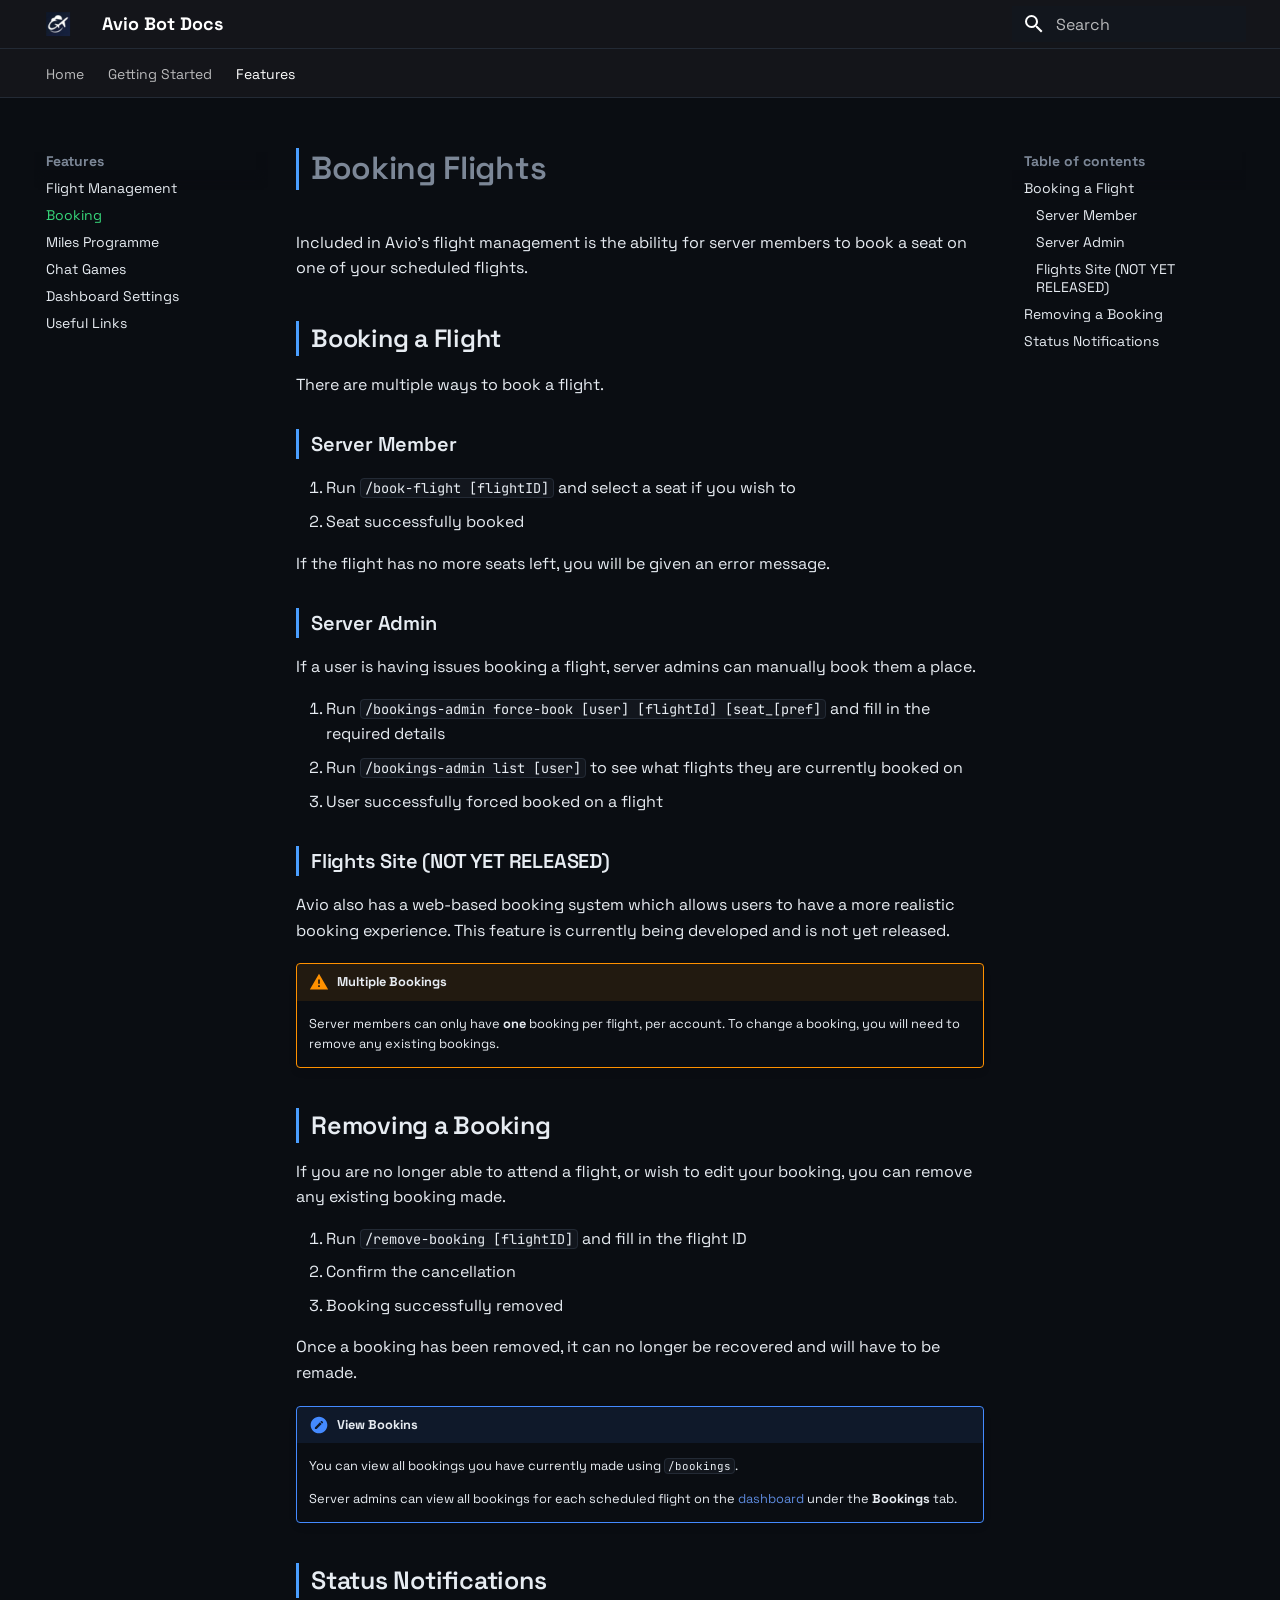
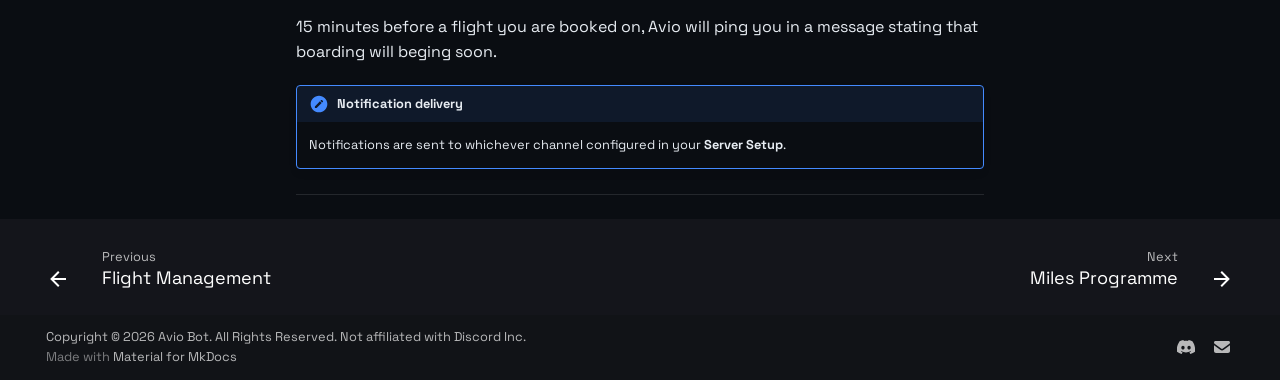
<file: features/booking/index.html>
<!doctype html>
<html lang="en" class="no-js">
  <head>
    
      <meta charset="utf-8">
      <meta name="viewport" content="width=device-width,initial-scale=1">
      
      
      
        <link rel="canonical" href="https://docs.aviobot.app/features/booking/">
      
      
        <link rel="prev" href="../flight-management/">
      
      
        <link rel="next" href="../miles-programme/">
      
      
        
      
      
      <link rel="icon" href="../../assets/images/favicon.png">
      <meta name="generator" content="mkdocs-1.6.1, mkdocs-material-9.8.0">
    
    
      
        <title>Booking - Avio Bot Docs</title>
      
    
    
      <link rel="stylesheet" href="../../assets/stylesheets/main.57a0d79d.min.css">
      
        
        <link rel="stylesheet" href="../../assets/stylesheets/palette.fb2fffe2.min.css">
      
      


    
    
      
    
    
      
        
        
        <link rel="preconnect" href="https://fonts.gstatic.com" crossorigin>
        <link rel="stylesheet" href="https://fonts.googleapis.com/css?family=Space+Grotesk:300,300i,400,400i,700,700i%7CJetBrains+Mono:400,400i,700,700i&display=fallback">
        <style>:root{--md-text-font:"Space Grotesk";--md-code-font:"JetBrains Mono"}</style>
      
    
    
      <link rel="stylesheet" href="../../stylesheets/extra.css">
    
    <script>__md_scope=new URL("../..",location),__md_hash=e=>[...e].reduce(((e,_)=>(e<<5)-e+_.charCodeAt(0)),0),__md_get=(e,_=localStorage,t=__md_scope)=>JSON.parse(_.getItem(t.pathname+"."+e)),__md_set=(e,_,t=localStorage,a=__md_scope)=>{try{t.setItem(a.pathname+"."+e,JSON.stringify(_))}catch(e){}}</script>
    
      

    
    
  </head>
  
  
    
    
    
    
    
    <body dir="ltr" data-md-color-scheme="slate" data-md-color-primary="black" data-md-color-accent="indigo">
  
    
    <input class="md-toggle" data-md-toggle="drawer" type="checkbox" id="__drawer" autocomplete="off">
    <input class="md-toggle" data-md-toggle="search" type="checkbox" id="__search" autocomplete="off">
    <label class="md-overlay" for="__drawer"></label>
    <div data-md-component="skip">
      
        
        <a href="#booking-flights" class="md-skip">
          Skip to content
        </a>
      
    </div>
    <div data-md-component="announce">
      
    </div>
    
    
      

<header class="md-header" data-md-component="header">
  <nav class="md-header__inner md-grid" aria-label="Header">
    <a href="../.." title="Avio Bot Docs" class="md-header__button md-logo" aria-label="Avio Bot Docs" data-md-component="logo">
      
  <img src="../../images/avio-logo.png" alt="logo">

    </a>
    <label class="md-header__button md-icon" for="__drawer">
      
      <svg xmlns="http://www.w3.org/2000/svg" viewBox="0 0 24 24"><path d="M3 6h18v2H3zm0 5h18v2H3zm0 5h18v2H3z"/></svg>
    </label>
    <div class="md-header__title" data-md-component="header-title">
      <div class="md-header__ellipsis">
        <div class="md-header__topic">
          <span class="md-ellipsis">
            Avio Bot Docs
          </span>
        </div>
        <div class="md-header__topic" data-md-component="header-topic">
          <span class="md-ellipsis">
            
              Booking
            
          </span>
        </div>
      </div>
    </div>
    
      
    
    
    
    
      
      
        <label class="md-header__button md-icon" for="__search">
          
          <svg xmlns="http://www.w3.org/2000/svg" viewBox="0 0 24 24"><path d="M9.5 3A6.5 6.5 0 0 1 16 9.5c0 1.61-.59 3.09-1.56 4.23l.27.27h.79l5 5-1.5 1.5-5-5v-.79l-.27-.27A6.52 6.52 0 0 1 9.5 16 6.5 6.5 0 0 1 3 9.5 6.5 6.5 0 0 1 9.5 3m0 2C7 5 5 7 5 9.5S7 14 9.5 14 14 12 14 9.5 12 5 9.5 5"/></svg>
        </label>
        <div class="md-search" data-md-component="search" role="dialog">
  <label class="md-search__overlay" for="__search"></label>
  <div class="md-search__inner" role="search">
    <form class="md-search__form" name="search">
      <input type="text" class="md-search__input" name="query" aria-label="Search" placeholder="Search" autocapitalize="off" autocorrect="off" autocomplete="off" spellcheck="false" data-md-component="search-query" required>
      <label class="md-search__icon md-icon" for="__search">
        
        <svg xmlns="http://www.w3.org/2000/svg" viewBox="0 0 24 24"><path d="M9.5 3A6.5 6.5 0 0 1 16 9.5c0 1.61-.59 3.09-1.56 4.23l.27.27h.79l5 5-1.5 1.5-5-5v-.79l-.27-.27A6.52 6.52 0 0 1 9.5 16 6.5 6.5 0 0 1 3 9.5 6.5 6.5 0 0 1 9.5 3m0 2C7 5 5 7 5 9.5S7 14 9.5 14 14 12 14 9.5 12 5 9.5 5"/></svg>
        
        <svg xmlns="http://www.w3.org/2000/svg" viewBox="0 0 24 24"><path d="M20 11v2H8l5.5 5.5-1.42 1.42L4.16 12l7.92-7.92L13.5 5.5 8 11z"/></svg>
      </label>
      <nav class="md-search__options" aria-label="Search">
        
        <button type="reset" class="md-search__icon md-icon" title="Clear" aria-label="Clear" tabindex="-1">
          
          <svg xmlns="http://www.w3.org/2000/svg" viewBox="0 0 24 24"><path d="M19 6.41 17.59 5 12 10.59 6.41 5 5 6.41 10.59 12 5 17.59 6.41 19 12 13.41 17.59 19 19 17.59 13.41 12z"/></svg>
        </button>
      </nav>
      
        <div class="md-search__suggest" data-md-component="search-suggest"></div>
      
    </form>
    <div class="md-search__output">
      <div class="md-search__scrollwrap" tabindex="0" data-md-scrollfix>
        <div class="md-search-result" data-md-component="search-result">
          <div class="md-search-result__meta">
            Initializing search
          </div>
          <ol class="md-search-result__list" role="presentation"></ol>
        </div>
      </div>
    </div>
  </div>
</div>
      
    
    
  </nav>
  
</header>
    
    <div class="md-container" data-md-component="container">
      
      
        
          
            
<nav class="md-tabs" aria-label="Tabs" data-md-component="tabs">
  <div class="md-grid">
    <ul class="md-tabs__list">
      
        
  
  
  
  
    <li class="md-tabs__item">
      <a href="../.." class="md-tabs__link">
        
  
  
    
  
  Home

      </a>
    </li>
  

      
        
  
  
  
  
    <li class="md-tabs__item">
      <a href="../../getting-started/" class="md-tabs__link">
        
  
  
    
  
  Getting Started

      </a>
    </li>
  

      
        
  
  
  
    
  
  
    
    
      <li class="md-tabs__item md-tabs__item--active">
        <a href="../flight-management/" class="md-tabs__link">
          
  
  
    
  
  Features

        </a>
      </li>
    
  

      
    </ul>
  </div>
</nav>
          
        
      
      <main class="md-main" data-md-component="main">
        <div class="md-main__inner md-grid">
          
            
              
              <div class="md-sidebar md-sidebar--primary" data-md-component="sidebar" data-md-type="navigation" >
                <div class="md-sidebar__scrollwrap">
                  <div class="md-sidebar__inner">
                    


  


<nav class="md-nav md-nav--primary md-nav--lifted" aria-label="Navigation" data-md-level="0">
  <label class="md-nav__title" for="__drawer">
    <a href="../.." title="Avio Bot Docs" class="md-nav__button md-logo" aria-label="Avio Bot Docs" data-md-component="logo">
      
  <img src="../../images/avio-logo.png" alt="logo">

    </a>
    Avio Bot Docs
  </label>
  
  <ul class="md-nav__list" data-md-scrollfix>
    
      
      
  
  
  
  
    <li class="md-nav__item">
      <a href="../.." class="md-nav__link">
        
  
  
  <span class="md-ellipsis">
    
  
    Home
  

    
  </span>
  
  

      </a>
    </li>
  

    
      
      
  
  
  
  
    <li class="md-nav__item">
      <a href="../../getting-started/" class="md-nav__link">
        
  
  
  <span class="md-ellipsis">
    
  
    Getting Started
  

    
  </span>
  
  

      </a>
    </li>
  

    
      
      
  
  
    
  
  
  
    
    
      
        
      
        
      
        
      
        
      
        
      
        
      
    
    
    
      
        
        
      
      
    
    
    <li class="md-nav__item md-nav__item--active md-nav__item--section md-nav__item--nested">
      
        
        
        <input class="md-nav__toggle md-toggle " type="checkbox" id="__nav_3" checked>
        
          
          <label class="md-nav__link" for="__nav_3" id="__nav_3_label" tabindex="">
            
  
  
  <span class="md-ellipsis">
    
  
    Features
  

    
  </span>
  
  

            <span class="md-nav__icon md-icon"></span>
          </label>
        
        <nav class="md-nav" data-md-level="1" aria-labelledby="__nav_3_label" aria-expanded="true">
          <label class="md-nav__title" for="__nav_3">
            <span class="md-nav__icon md-icon"></span>
            
  
    Features
  

          </label>
          <ul class="md-nav__list" data-md-scrollfix>
            
              
                
  
  
  
  
    <li class="md-nav__item">
      <a href="../flight-management/" class="md-nav__link">
        
  
  
  <span class="md-ellipsis">
    
  
    Flight Management
  

    
  </span>
  
  

      </a>
    </li>
  

              
            
              
                
  
  
    
  
  
  
    <li class="md-nav__item md-nav__item--active">
      
      <input class="md-nav__toggle md-toggle" type="checkbox" id="__toc">
      
      
        
      
      
        <label class="md-nav__link md-nav__link--active" for="__toc">
          
  
  
  <span class="md-ellipsis">
    
  
    Booking
  

    
  </span>
  
  

          <span class="md-nav__icon md-icon"></span>
        </label>
      
      <a href="./" class="md-nav__link md-nav__link--active">
        
  
  
  <span class="md-ellipsis">
    
  
    Booking
  

    
  </span>
  
  

      </a>
      
        

<nav class="md-nav md-nav--secondary" aria-label="Table of contents">
  
  
  
    
  
  
    <label class="md-nav__title" for="__toc">
      <span class="md-nav__icon md-icon"></span>
      Table of contents
    </label>
    <ul class="md-nav__list" data-md-component="toc" data-md-scrollfix>
      
        <li class="md-nav__item">
  <a href="#booking-a-flight" class="md-nav__link">
    <span class="md-ellipsis">
      
        Booking a Flight
      
    </span>
  </a>
  
    <nav class="md-nav" aria-label="Booking a Flight">
      <ul class="md-nav__list">
        
          <li class="md-nav__item">
  <a href="#server-member" class="md-nav__link">
    <span class="md-ellipsis">
      
        Server Member
      
    </span>
  </a>
  
</li>
        
          <li class="md-nav__item">
  <a href="#server-admin" class="md-nav__link">
    <span class="md-ellipsis">
      
        Server Admin
      
    </span>
  </a>
  
</li>
        
          <li class="md-nav__item">
  <a href="#flights-site-not-yet-released" class="md-nav__link">
    <span class="md-ellipsis">
      
        Flights Site (NOT YET RELEASED)
      
    </span>
  </a>
  
</li>
        
      </ul>
    </nav>
  
</li>
      
        <li class="md-nav__item">
  <a href="#removing-a-booking" class="md-nav__link">
    <span class="md-ellipsis">
      
        Removing a Booking
      
    </span>
  </a>
  
</li>
      
        <li class="md-nav__item">
  <a href="#status-notifications" class="md-nav__link">
    <span class="md-ellipsis">
      
        Status Notifications
      
    </span>
  </a>
  
</li>
      
    </ul>
  
</nav>
      
    </li>
  

              
            
              
                
  
  
  
  
    <li class="md-nav__item">
      <a href="../miles-programme/" class="md-nav__link">
        
  
  
  <span class="md-ellipsis">
    
  
    Miles Programme
  

    
  </span>
  
  

      </a>
    </li>
  

              
            
              
                
  
  
  
  
    <li class="md-nav__item">
      <a href="../chatgames/" class="md-nav__link">
        
  
  
  <span class="md-ellipsis">
    
  
    Chat Games
  

    
  </span>
  
  

      </a>
    </li>
  

              
            
              
                
  
  
  
  
    <li class="md-nav__item">
      <a href="../dashboard-settings/" class="md-nav__link">
        
  
  
  <span class="md-ellipsis">
    
  
    Dashboard Settings
  

    
  </span>
  
  

      </a>
    </li>
  

              
            
              
                
  
  
  
  
    <li class="md-nav__item">
      <a href="../../useful-links/" class="md-nav__link">
        
  
  
  <span class="md-ellipsis">
    
  
    Useful Links
  

    
  </span>
  
  

      </a>
    </li>
  

              
            
          </ul>
        </nav>
      
    </li>
  

    
  </ul>
</nav>
                  </div>
                </div>
              </div>
            
            
              
              <div class="md-sidebar md-sidebar--secondary" data-md-component="sidebar" data-md-type="toc" >
                <div class="md-sidebar__scrollwrap">
                  <div class="md-sidebar__inner">
                    

<nav class="md-nav md-nav--secondary" aria-label="Table of contents">
  
  
  
    
  
  
    <label class="md-nav__title" for="__toc">
      <span class="md-nav__icon md-icon"></span>
      Table of contents
    </label>
    <ul class="md-nav__list" data-md-component="toc" data-md-scrollfix>
      
        <li class="md-nav__item">
  <a href="#booking-a-flight" class="md-nav__link">
    <span class="md-ellipsis">
      
        Booking a Flight
      
    </span>
  </a>
  
    <nav class="md-nav" aria-label="Booking a Flight">
      <ul class="md-nav__list">
        
          <li class="md-nav__item">
  <a href="#server-member" class="md-nav__link">
    <span class="md-ellipsis">
      
        Server Member
      
    </span>
  </a>
  
</li>
        
          <li class="md-nav__item">
  <a href="#server-admin" class="md-nav__link">
    <span class="md-ellipsis">
      
        Server Admin
      
    </span>
  </a>
  
</li>
        
          <li class="md-nav__item">
  <a href="#flights-site-not-yet-released" class="md-nav__link">
    <span class="md-ellipsis">
      
        Flights Site (NOT YET RELEASED)
      
    </span>
  </a>
  
</li>
        
      </ul>
    </nav>
  
</li>
      
        <li class="md-nav__item">
  <a href="#removing-a-booking" class="md-nav__link">
    <span class="md-ellipsis">
      
        Removing a Booking
      
    </span>
  </a>
  
</li>
      
        <li class="md-nav__item">
  <a href="#status-notifications" class="md-nav__link">
    <span class="md-ellipsis">
      
        Status Notifications
      
    </span>
  </a>
  
</li>
      
    </ul>
  
</nav>
                  </div>
                </div>
              </div>
            
          
          
            <div class="md-content" data-md-component="content">
              
              <article class="md-content__inner md-typeset">
                
                  



<h1 id="booking-flights">Booking Flights</h1>
<p>Included in Avio's flight management is the ability for server members to book a seat on one
of your scheduled flights.</p>
<h2 id="booking-a-flight">Booking a Flight</h2>
<p>There are multiple ways to book a flight.</p>
<h3 id="server-member">Server Member</h3>
<ol>
<li>Run <code>/book-flight [flightID]</code> and select a seat if you wish to</li>
<li>Seat successfully booked</li>
</ol>
<p>If the flight has no more seats left, you will be given an error message.</p>
<h3 id="server-admin">Server Admin</h3>
<p>If a user is having issues booking a flight, server admins can manually book them a place.</p>
<ol>
<li>Run <code>/bookings-admin force-book [user] [flightId] [seat_[pref]</code> and fill in the required details</li>
<li>Run <code>/bookings-admin list [user]</code> to see what flights they are currently booked on</li>
<li>User successfully forced booked on a flight</li>
</ol>
<h3 id="flights-site-not-yet-released">Flights Site (NOT YET RELEASED)</h3>
<p>Avio also has a web-based booking system which allows users to have a more realistic booking experience.
This feature is currently being developed and is not yet released.</p>
<div class="admonition warning">
<p class="admonition-title">Multiple Bookings</p>
<p>Server members can only have <strong>one</strong> booking per flight, per account.
To change a booking, you will need to remove any existing bookings.</p>
</div>
<h2 id="removing-a-booking">Removing a Booking</h2>
<p>If you are no longer able to attend a flight, or wish to edit your booking, 
you can remove any existing booking made.</p>
<ol>
<li>Run <code>/remove-booking [flightID]</code> and fill in the flight ID</li>
<li>Confirm the cancellation</li>
<li>Booking successfully removed</li>
</ol>
<p>Once a booking has been removed, it can no longer be recovered and
will have to be remade.</p>
<div class="admonition note">
<p class="admonition-title">View Bookins</p>
<p>You can view all bookings you have currently made using <code>/bookings</code>.</p>
<p>Server admins can view all bookings for each scheduled flight on the
<a href="https://dashboard.aviobot.app">dashboard</a> under the <strong>Bookings</strong> tab.</p>
</div>
<h2 id="status-notifications">Status Notifications</h2>
<p>15 minutes before a flight you are booked on, Avio will ping you in a message 
stating that boarding will beging soon.</p>
<div class="admonition note">
<p class="admonition-title">Notification delivery</p>
<p>Notifications are sent to whichever channel configured in your <strong>Server Setup</strong>.</p>
</div>
<hr />












                
              </article>
            </div>
          
          
<script>var target=document.getElementById(location.hash.slice(1));target&&target.name&&(target.checked=target.name.startsWith("__tabbed_"))</script>
        </div>
        
          <button type="button" class="md-top md-icon" data-md-component="top" hidden>
  
  <svg xmlns="http://www.w3.org/2000/svg" viewBox="0 0 24 24"><path d="M13 20h-2V8l-5.5 5.5-1.42-1.42L12 4.16l7.92 7.92-1.42 1.42L13 8z"/></svg>
  Back to top
</button>
        
      </main>
      
        <footer class="md-footer">
  
    
      
      <nav class="md-footer__inner md-grid" aria-label="Footer" >
        
          
          <a href="../flight-management/" class="md-footer__link md-footer__link--prev" aria-label="Previous: Flight Management">
            <div class="md-footer__button md-icon">
              
              <svg xmlns="http://www.w3.org/2000/svg" viewBox="0 0 24 24"><path d="M20 11v2H8l5.5 5.5-1.42 1.42L4.16 12l7.92-7.92L13.5 5.5 8 11z"/></svg>
            </div>
            <div class="md-footer__title">
              <span class="md-footer__direction">
                Previous
              </span>
              <div class="md-ellipsis">
                Flight Management
              </div>
            </div>
          </a>
        
        
          
          <a href="../miles-programme/" class="md-footer__link md-footer__link--next" aria-label="Next: Miles Programme">
            <div class="md-footer__title">
              <span class="md-footer__direction">
                Next
              </span>
              <div class="md-ellipsis">
                Miles Programme
              </div>
            </div>
            <div class="md-footer__button md-icon">
              
              <svg xmlns="http://www.w3.org/2000/svg" viewBox="0 0 24 24"><path d="M4 11v2h12l-5.5 5.5 1.42 1.42L19.84 12l-7.92-7.92L10.5 5.5 16 11z"/></svg>
            </div>
          </a>
        
      </nav>
    
  
  <div class="md-footer-meta md-typeset">
    <div class="md-footer-meta__inner md-grid">
      <div class="md-copyright">
  
    <div class="md-copyright__highlight">
      Copyright &copy; 2026 Avio Bot. All Rights Reserved. Not affiliated with Discord Inc.
    </div>
  
  
    Made with
    <a href="https://squidfunk.github.io/mkdocs-material/" target="_blank" rel="noopener">
      Material for MkDocs
    </a>
  
</div>
      
        
<div class="md-social">
  
    
    
    
    
      
      
    
    <a href="https://aviobot.app/discord" target="_blank" rel="noopener" title="aviobot.app" class="md-social__link">
      <svg xmlns="http://www.w3.org/2000/svg" viewBox="0 0 576 512"><!--! Font Awesome Free 7.1.0 by @fontawesome - https://fontawesome.com License - https://fontawesome.com/license/free (Icons: CC BY 4.0, Fonts: SIL OFL 1.1, Code: MIT License) Copyright 2025 Fonticons, Inc.--><path d="M492.5 69.8c-.2-.3-.4-.6-.8-.7-38.1-17.5-78.4-30-119.7-37.1-.4-.1-.8 0-1.1.1s-.6.4-.8.8c-5.5 9.9-10.5 20.2-14.9 30.6-44.6-6.8-89.9-6.8-134.4 0-4.5-10.5-9.5-20.7-15.1-30.6-.2-.3-.5-.6-.8-.8s-.7-.2-1.1-.2C162.5 39 122.2 51.5 84.1 69c-.3.1-.6.4-.8.7C7.1 183.5-13.8 294.6-3.6 404.2c0 .3.1.5.2.8s.3.4.5.6c44.4 32.9 94 58 146.8 74.2.4.1.8.1 1.1 0s.7-.4.9-.7c11.3-15.4 21.4-31.8 30-48.8.1-.2.2-.5.2-.8s0-.5-.1-.8-.2-.5-.4-.6-.4-.3-.7-.4c-15.8-6.1-31.2-13.4-45.9-21.9-.3-.2-.5-.4-.7-.6s-.3-.6-.3-.9 0-.6.2-.9.3-.5.6-.7c3.1-2.3 6.2-4.7 9.1-7.1.3-.2.6-.4.9-.4s.7 0 1 .1c96.2 43.9 200.4 43.9 295.5 0 .3-.1.7-.2 1-.2s.7.2.9.4c2.9 2.4 6 4.9 9.1 7.2.2.2.4.4.6.7s.2.6.2.9-.1.6-.3.9-.4.5-.6.6c-14.7 8.6-30 15.9-45.9 21.8-.2.1-.5.2-.7.4s-.3.4-.4.7-.1.5-.1.8.1.5.2.8c8.8 17 18.8 33.3 30 48.8.2.3.6.6.9.7s.8.1 1.1 0c52.9-16.2 102.6-41.3 147.1-74.2.2-.2.4-.4.5-.6s.2-.5.2-.8c12.3-126.8-20.5-236.9-86.9-334.5zm-302 267.7c-29 0-52.8-26.6-52.8-59.2s23.4-59.2 52.8-59.2c29.7 0 53.3 26.8 52.8 59.2 0 32.7-23.4 59.2-52.8 59.2m195.4 0c-29 0-52.8-26.6-52.8-59.2s23.4-59.2 52.8-59.2c29.7 0 53.3 26.8 52.8 59.2 0 32.7-23.2 59.2-52.8 59.2"/></svg>
    </a>
  
    
    
    
    
    <a href="mailto:hello@aviobot.app" target="_blank" rel="noopener" title="" class="md-social__link">
      <svg xmlns="http://www.w3.org/2000/svg" viewBox="0 0 512 512"><!--! Font Awesome Free 7.1.0 by @fontawesome - https://fontawesome.com License - https://fontawesome.com/license/free (Icons: CC BY 4.0, Fonts: SIL OFL 1.1, Code: MIT License) Copyright 2025 Fonticons, Inc.--><path d="M48 64C21.5 64 0 85.5 0 112c0 15.1 7.1 29.3 19.2 38.4l208 156a48 48 0 0 0 57.6 0l208-156c12.1-9.1 19.2-23.3 19.2-38.4 0-26.5-21.5-48-48-48zM0 196v188c0 35.3 28.7 64 64 64h384c35.3 0 64-28.7 64-64V196L313.6 344.8c-34.1 25.6-81.1 25.6-115.2 0z"/></svg>
    </a>
  
</div>
      
    </div>
  </div>
</footer>
      
    </div>
    <div class="md-dialog" data-md-component="dialog">
      <div class="md-dialog__inner md-typeset"></div>
    </div>
    
    
    
      
      
      <script id="__config" type="application/json">{"annotate": null, "base": "../..", "features": ["navigation.tabs", "navigation.top", "navigation.indexes", "search.suggest", "content.code.copy", "toc.follow", "navigation.footer"], "search": "../../assets/javascripts/workers/search.a7633da7.min.js", "tags": null, "translations": {"clipboard.copied": "Copied to clipboard", "clipboard.copy": "Copy to clipboard", "search.result.more.one": "1 more on this page", "search.result.more.other": "# more on this page", "search.result.none": "No matching documents", "search.result.one": "1 matching document", "search.result.other": "# matching documents", "search.result.placeholder": "Type to start searching", "search.result.term.missing": "Missing", "select.version": "Select version"}, "version": null}</script>
    
    
      <script src="../../assets/javascripts/bundle.c21346df.min.js"></script>
      
    
  </body>
</html>
</file>
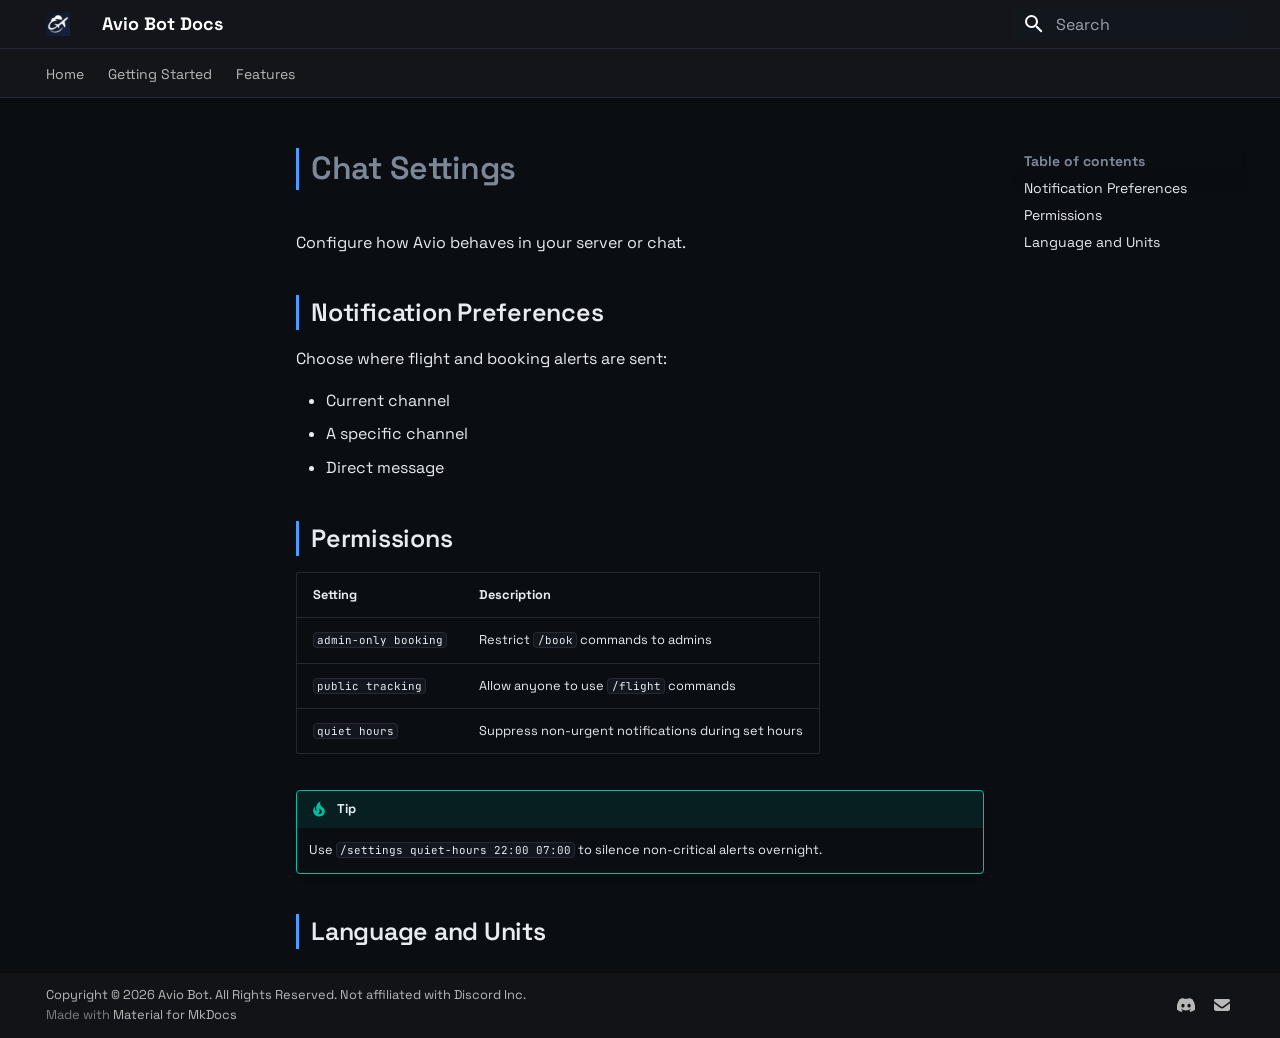
<file: features/chat-settings/index.html>
<!doctype html>
<html lang="en" class="no-js">
  <head>
    
      <meta charset="utf-8">
      <meta name="viewport" content="width=device-width,initial-scale=1">
      
      
      
        <link rel="canonical" href="https://docs.aviobot.app/features/chat-settings/">
      
      
      
      
        
      
      
      <link rel="icon" href="../../assets/images/favicon.png">
      <meta name="generator" content="mkdocs-1.6.1, mkdocs-material-9.8.0">
    
    
      
        <title>Chat Settings - Avio Bot Docs</title>
      
    
    
      <link rel="stylesheet" href="../../assets/stylesheets/main.57a0d79d.min.css">
      
        
        <link rel="stylesheet" href="../../assets/stylesheets/palette.fb2fffe2.min.css">
      
      


    
    
      
    
    
      
        
        
        <link rel="preconnect" href="https://fonts.gstatic.com" crossorigin>
        <link rel="stylesheet" href="https://fonts.googleapis.com/css?family=Space+Grotesk:300,300i,400,400i,700,700i%7CJetBrains+Mono:400,400i,700,700i&display=fallback">
        <style>:root{--md-text-font:"Space Grotesk";--md-code-font:"JetBrains Mono"}</style>
      
    
    
      <link rel="stylesheet" href="../../stylesheets/extra.css">
    
    <script>__md_scope=new URL("../..",location),__md_hash=e=>[...e].reduce(((e,_)=>(e<<5)-e+_.charCodeAt(0)),0),__md_get=(e,_=localStorage,t=__md_scope)=>JSON.parse(_.getItem(t.pathname+"."+e)),__md_set=(e,_,t=localStorage,a=__md_scope)=>{try{t.setItem(a.pathname+"."+e,JSON.stringify(_))}catch(e){}}</script>
    
      

    
    
  </head>
  
  
    
    
    
    
    
    <body dir="ltr" data-md-color-scheme="slate" data-md-color-primary="black" data-md-color-accent="indigo">
  
    
    <input class="md-toggle" data-md-toggle="drawer" type="checkbox" id="__drawer" autocomplete="off">
    <input class="md-toggle" data-md-toggle="search" type="checkbox" id="__search" autocomplete="off">
    <label class="md-overlay" for="__drawer"></label>
    <div data-md-component="skip">
      
        
        <a href="#chat-settings" class="md-skip">
          Skip to content
        </a>
      
    </div>
    <div data-md-component="announce">
      
    </div>
    
    
      

<header class="md-header" data-md-component="header">
  <nav class="md-header__inner md-grid" aria-label="Header">
    <a href="../.." title="Avio Bot Docs" class="md-header__button md-logo" aria-label="Avio Bot Docs" data-md-component="logo">
      
  <img src="../../images/avio-logo.png" alt="logo">

    </a>
    <label class="md-header__button md-icon" for="__drawer">
      
      <svg xmlns="http://www.w3.org/2000/svg" viewBox="0 0 24 24"><path d="M3 6h18v2H3zm0 5h18v2H3zm0 5h18v2H3z"/></svg>
    </label>
    <div class="md-header__title" data-md-component="header-title">
      <div class="md-header__ellipsis">
        <div class="md-header__topic">
          <span class="md-ellipsis">
            Avio Bot Docs
          </span>
        </div>
        <div class="md-header__topic" data-md-component="header-topic">
          <span class="md-ellipsis">
            
              Chat Settings
            
          </span>
        </div>
      </div>
    </div>
    
      
    
    
    
    
      
      
        <label class="md-header__button md-icon" for="__search">
          
          <svg xmlns="http://www.w3.org/2000/svg" viewBox="0 0 24 24"><path d="M9.5 3A6.5 6.5 0 0 1 16 9.5c0 1.61-.59 3.09-1.56 4.23l.27.27h.79l5 5-1.5 1.5-5-5v-.79l-.27-.27A6.52 6.52 0 0 1 9.5 16 6.5 6.5 0 0 1 3 9.5 6.5 6.5 0 0 1 9.5 3m0 2C7 5 5 7 5 9.5S7 14 9.5 14 14 12 14 9.5 12 5 9.5 5"/></svg>
        </label>
        <div class="md-search" data-md-component="search" role="dialog">
  <label class="md-search__overlay" for="__search"></label>
  <div class="md-search__inner" role="search">
    <form class="md-search__form" name="search">
      <input type="text" class="md-search__input" name="query" aria-label="Search" placeholder="Search" autocapitalize="off" autocorrect="off" autocomplete="off" spellcheck="false" data-md-component="search-query" required>
      <label class="md-search__icon md-icon" for="__search">
        
        <svg xmlns="http://www.w3.org/2000/svg" viewBox="0 0 24 24"><path d="M9.5 3A6.5 6.5 0 0 1 16 9.5c0 1.61-.59 3.09-1.56 4.23l.27.27h.79l5 5-1.5 1.5-5-5v-.79l-.27-.27A6.52 6.52 0 0 1 9.5 16 6.5 6.5 0 0 1 3 9.5 6.5 6.5 0 0 1 9.5 3m0 2C7 5 5 7 5 9.5S7 14 9.5 14 14 12 14 9.5 12 5 9.5 5"/></svg>
        
        <svg xmlns="http://www.w3.org/2000/svg" viewBox="0 0 24 24"><path d="M20 11v2H8l5.5 5.5-1.42 1.42L4.16 12l7.92-7.92L13.5 5.5 8 11z"/></svg>
      </label>
      <nav class="md-search__options" aria-label="Search">
        
        <button type="reset" class="md-search__icon md-icon" title="Clear" aria-label="Clear" tabindex="-1">
          
          <svg xmlns="http://www.w3.org/2000/svg" viewBox="0 0 24 24"><path d="M19 6.41 17.59 5 12 10.59 6.41 5 5 6.41 10.59 12 5 17.59 6.41 19 12 13.41 17.59 19 19 17.59 13.41 12z"/></svg>
        </button>
      </nav>
      
        <div class="md-search__suggest" data-md-component="search-suggest"></div>
      
    </form>
    <div class="md-search__output">
      <div class="md-search__scrollwrap" tabindex="0" data-md-scrollfix>
        <div class="md-search-result" data-md-component="search-result">
          <div class="md-search-result__meta">
            Initializing search
          </div>
          <ol class="md-search-result__list" role="presentation"></ol>
        </div>
      </div>
    </div>
  </div>
</div>
      
    
    
  </nav>
  
</header>
    
    <div class="md-container" data-md-component="container">
      
      
        
          
            
<nav class="md-tabs" aria-label="Tabs" data-md-component="tabs">
  <div class="md-grid">
    <ul class="md-tabs__list">
      
        
  
  
  
  
    <li class="md-tabs__item">
      <a href="../.." class="md-tabs__link">
        
  
  
    
  
  Home

      </a>
    </li>
  

      
        
  
  
  
  
    <li class="md-tabs__item">
      <a href="../../getting-started/" class="md-tabs__link">
        
  
  
    
  
  Getting Started

      </a>
    </li>
  

      
        
  
  
  
  
    
    
      <li class="md-tabs__item">
        <a href="../flight-management/" class="md-tabs__link">
          
  
  
    
  
  Features

        </a>
      </li>
    
  

      
    </ul>
  </div>
</nav>
          
        
      
      <main class="md-main" data-md-component="main">
        <div class="md-main__inner md-grid">
          
            
              
              <div class="md-sidebar md-sidebar--primary" data-md-component="sidebar" data-md-type="navigation" >
                <div class="md-sidebar__scrollwrap">
                  <div class="md-sidebar__inner">
                    


  


<nav class="md-nav md-nav--primary md-nav--lifted" aria-label="Navigation" data-md-level="0">
  <label class="md-nav__title" for="__drawer">
    <a href="../.." title="Avio Bot Docs" class="md-nav__button md-logo" aria-label="Avio Bot Docs" data-md-component="logo">
      
  <img src="../../images/avio-logo.png" alt="logo">

    </a>
    Avio Bot Docs
  </label>
  
  <ul class="md-nav__list" data-md-scrollfix>
    
      
      
  
  
  
  
    <li class="md-nav__item">
      <a href="../.." class="md-nav__link">
        
  
  
  <span class="md-ellipsis">
    
  
    Home
  

    
  </span>
  
  

      </a>
    </li>
  

    
      
      
  
  
  
  
    <li class="md-nav__item">
      <a href="../../getting-started/" class="md-nav__link">
        
  
  
  <span class="md-ellipsis">
    
  
    Getting Started
  

    
  </span>
  
  

      </a>
    </li>
  

    
      
      
  
  
  
  
    
    
      
        
      
        
      
        
      
        
      
        
      
        
      
    
    
    
      
      
    
    
    <li class="md-nav__item md-nav__item--nested">
      
        
        
        <input class="md-nav__toggle md-toggle " type="checkbox" id="__nav_3" >
        
          
          <label class="md-nav__link" for="__nav_3" id="__nav_3_label" tabindex="0">
            
  
  
  <span class="md-ellipsis">
    
  
    Features
  

    
  </span>
  
  

            <span class="md-nav__icon md-icon"></span>
          </label>
        
        <nav class="md-nav" data-md-level="1" aria-labelledby="__nav_3_label" aria-expanded="false">
          <label class="md-nav__title" for="__nav_3">
            <span class="md-nav__icon md-icon"></span>
            
  
    Features
  

          </label>
          <ul class="md-nav__list" data-md-scrollfix>
            
              
                
  
  
  
  
    <li class="md-nav__item">
      <a href="../flight-management/" class="md-nav__link">
        
  
  
  <span class="md-ellipsis">
    
  
    Flight Management
  

    
  </span>
  
  

      </a>
    </li>
  

              
            
              
                
  
  
  
  
    <li class="md-nav__item">
      <a href="../booking/" class="md-nav__link">
        
  
  
  <span class="md-ellipsis">
    
  
    Booking
  

    
  </span>
  
  

      </a>
    </li>
  

              
            
              
                
  
  
  
  
    <li class="md-nav__item">
      <a href="../miles-programme/" class="md-nav__link">
        
  
  
  <span class="md-ellipsis">
    
  
    Miles Programme
  

    
  </span>
  
  

      </a>
    </li>
  

              
            
              
                
  
  
  
  
    <li class="md-nav__item">
      <a href="../chatgames/" class="md-nav__link">
        
  
  
  <span class="md-ellipsis">
    
  
    Chat Games
  

    
  </span>
  
  

      </a>
    </li>
  

              
            
              
                
  
  
  
  
    <li class="md-nav__item">
      <a href="../dashboard-settings/" class="md-nav__link">
        
  
  
  <span class="md-ellipsis">
    
  
    Dashboard Settings
  

    
  </span>
  
  

      </a>
    </li>
  

              
            
              
                
  
  
  
  
    <li class="md-nav__item">
      <a href="../../useful-links/" class="md-nav__link">
        
  
  
  <span class="md-ellipsis">
    
  
    Useful Links
  

    
  </span>
  
  

      </a>
    </li>
  

              
            
          </ul>
        </nav>
      
    </li>
  

    
  </ul>
</nav>
                  </div>
                </div>
              </div>
            
            
              
              <div class="md-sidebar md-sidebar--secondary" data-md-component="sidebar" data-md-type="toc" >
                <div class="md-sidebar__scrollwrap">
                  <div class="md-sidebar__inner">
                    

<nav class="md-nav md-nav--secondary" aria-label="Table of contents">
  
  
  
    
  
  
    <label class="md-nav__title" for="__toc">
      <span class="md-nav__icon md-icon"></span>
      Table of contents
    </label>
    <ul class="md-nav__list" data-md-component="toc" data-md-scrollfix>
      
        <li class="md-nav__item">
  <a href="#notification-preferences" class="md-nav__link">
    <span class="md-ellipsis">
      
        Notification Preferences
      
    </span>
  </a>
  
</li>
      
        <li class="md-nav__item">
  <a href="#permissions" class="md-nav__link">
    <span class="md-ellipsis">
      
        Permissions
      
    </span>
  </a>
  
</li>
      
        <li class="md-nav__item">
  <a href="#language-and-units" class="md-nav__link">
    <span class="md-ellipsis">
      
        Language and Units
      
    </span>
  </a>
  
</li>
      
    </ul>
  
</nav>
                  </div>
                </div>
              </div>
            
          
          
            <div class="md-content" data-md-component="content">
              
              <article class="md-content__inner md-typeset">
                
                  



<h1 id="chat-settings">Chat Settings</h1>
<p>Configure how Avio behaves in your server or chat.</p>
<h2 id="notification-preferences">Notification Preferences</h2>
<p>Choose where flight and booking alerts are sent:</p>
<ul>
<li>Current channel</li>
<li>A specific channel</li>
<li>Direct message</li>
</ul>
<h2 id="permissions">Permissions</h2>
<table>
<thead>
<tr>
<th>Setting</th>
<th>Description</th>
</tr>
</thead>
<tbody>
<tr>
<td><code>admin-only booking</code></td>
<td>Restrict <code>/book</code> commands to admins</td>
</tr>
<tr>
<td><code>public tracking</code></td>
<td>Allow anyone to use <code>/flight</code> commands</td>
</tr>
<tr>
<td><code>quiet hours</code></td>
<td>Suppress non-urgent notifications during set hours</td>
</tr>
</tbody>
</table>
<div class="admonition tip">
<p class="admonition-title">Tip</p>
<p>Use <code>/settings quiet-hours 22:00 07:00</code> to silence non-critical alerts overnight.</p>
</div>
<h2 id="language-and-units">Language and Units</h2>












                
              </article>
            </div>
          
          
<script>var target=document.getElementById(location.hash.slice(1));target&&target.name&&(target.checked=target.name.startsWith("__tabbed_"))</script>
        </div>
        
          <button type="button" class="md-top md-icon" data-md-component="top" hidden>
  
  <svg xmlns="http://www.w3.org/2000/svg" viewBox="0 0 24 24"><path d="M13 20h-2V8l-5.5 5.5-1.42-1.42L12 4.16l7.92 7.92-1.42 1.42L13 8z"/></svg>
  Back to top
</button>
        
      </main>
      
        <footer class="md-footer">
  
    
  
  <div class="md-footer-meta md-typeset">
    <div class="md-footer-meta__inner md-grid">
      <div class="md-copyright">
  
    <div class="md-copyright__highlight">
      Copyright &copy; 2026 Avio Bot. All Rights Reserved. Not affiliated with Discord Inc.
    </div>
  
  
    Made with
    <a href="https://squidfunk.github.io/mkdocs-material/" target="_blank" rel="noopener">
      Material for MkDocs
    </a>
  
</div>
      
        
<div class="md-social">
  
    
    
    
    
      
      
    
    <a href="https://aviobot.app/discord" target="_blank" rel="noopener" title="aviobot.app" class="md-social__link">
      <svg xmlns="http://www.w3.org/2000/svg" viewBox="0 0 576 512"><!--! Font Awesome Free 7.1.0 by @fontawesome - https://fontawesome.com License - https://fontawesome.com/license/free (Icons: CC BY 4.0, Fonts: SIL OFL 1.1, Code: MIT License) Copyright 2025 Fonticons, Inc.--><path d="M492.5 69.8c-.2-.3-.4-.6-.8-.7-38.1-17.5-78.4-30-119.7-37.1-.4-.1-.8 0-1.1.1s-.6.4-.8.8c-5.5 9.9-10.5 20.2-14.9 30.6-44.6-6.8-89.9-6.8-134.4 0-4.5-10.5-9.5-20.7-15.1-30.6-.2-.3-.5-.6-.8-.8s-.7-.2-1.1-.2C162.5 39 122.2 51.5 84.1 69c-.3.1-.6.4-.8.7C7.1 183.5-13.8 294.6-3.6 404.2c0 .3.1.5.2.8s.3.4.5.6c44.4 32.9 94 58 146.8 74.2.4.1.8.1 1.1 0s.7-.4.9-.7c11.3-15.4 21.4-31.8 30-48.8.1-.2.2-.5.2-.8s0-.5-.1-.8-.2-.5-.4-.6-.4-.3-.7-.4c-15.8-6.1-31.2-13.4-45.9-21.9-.3-.2-.5-.4-.7-.6s-.3-.6-.3-.9 0-.6.2-.9.3-.5.6-.7c3.1-2.3 6.2-4.7 9.1-7.1.3-.2.6-.4.9-.4s.7 0 1 .1c96.2 43.9 200.4 43.9 295.5 0 .3-.1.7-.2 1-.2s.7.2.9.4c2.9 2.4 6 4.9 9.1 7.2.2.2.4.4.6.7s.2.6.2.9-.1.6-.3.9-.4.5-.6.6c-14.7 8.6-30 15.9-45.9 21.8-.2.1-.5.2-.7.4s-.3.4-.4.7-.1.5-.1.8.1.5.2.8c8.8 17 18.8 33.3 30 48.8.2.3.6.6.9.7s.8.1 1.1 0c52.9-16.2 102.6-41.3 147.1-74.2.2-.2.4-.4.5-.6s.2-.5.2-.8c12.3-126.8-20.5-236.9-86.9-334.5zm-302 267.7c-29 0-52.8-26.6-52.8-59.2s23.4-59.2 52.8-59.2c29.7 0 53.3 26.8 52.8 59.2 0 32.7-23.4 59.2-52.8 59.2m195.4 0c-29 0-52.8-26.6-52.8-59.2s23.4-59.2 52.8-59.2c29.7 0 53.3 26.8 52.8 59.2 0 32.7-23.2 59.2-52.8 59.2"/></svg>
    </a>
  
    
    
    
    
    <a href="mailto:hello@aviobot.app" target="_blank" rel="noopener" title="" class="md-social__link">
      <svg xmlns="http://www.w3.org/2000/svg" viewBox="0 0 512 512"><!--! Font Awesome Free 7.1.0 by @fontawesome - https://fontawesome.com License - https://fontawesome.com/license/free (Icons: CC BY 4.0, Fonts: SIL OFL 1.1, Code: MIT License) Copyright 2025 Fonticons, Inc.--><path d="M48 64C21.5 64 0 85.5 0 112c0 15.1 7.1 29.3 19.2 38.4l208 156a48 48 0 0 0 57.6 0l208-156c12.1-9.1 19.2-23.3 19.2-38.4 0-26.5-21.5-48-48-48zM0 196v188c0 35.3 28.7 64 64 64h384c35.3 0 64-28.7 64-64V196L313.6 344.8c-34.1 25.6-81.1 25.6-115.2 0z"/></svg>
    </a>
  
</div>
      
    </div>
  </div>
</footer>
      
    </div>
    <div class="md-dialog" data-md-component="dialog">
      <div class="md-dialog__inner md-typeset"></div>
    </div>
    
    
    
      
      
      <script id="__config" type="application/json">{"annotate": null, "base": "../..", "features": ["navigation.tabs", "navigation.top", "navigation.indexes", "search.suggest", "content.code.copy", "toc.follow", "navigation.footer"], "search": "../../assets/javascripts/workers/search.a7633da7.min.js", "tags": null, "translations": {"clipboard.copied": "Copied to clipboard", "clipboard.copy": "Copy to clipboard", "search.result.more.one": "1 more on this page", "search.result.more.other": "# more on this page", "search.result.none": "No matching documents", "search.result.one": "1 matching document", "search.result.other": "# matching documents", "search.result.placeholder": "Type to start searching", "search.result.term.missing": "Missing", "select.version": "Select version"}, "version": null}</script>
    
    
      <script src="../../assets/javascripts/bundle.c21346df.min.js"></script>
      
    
  </body>
</html>
</file>
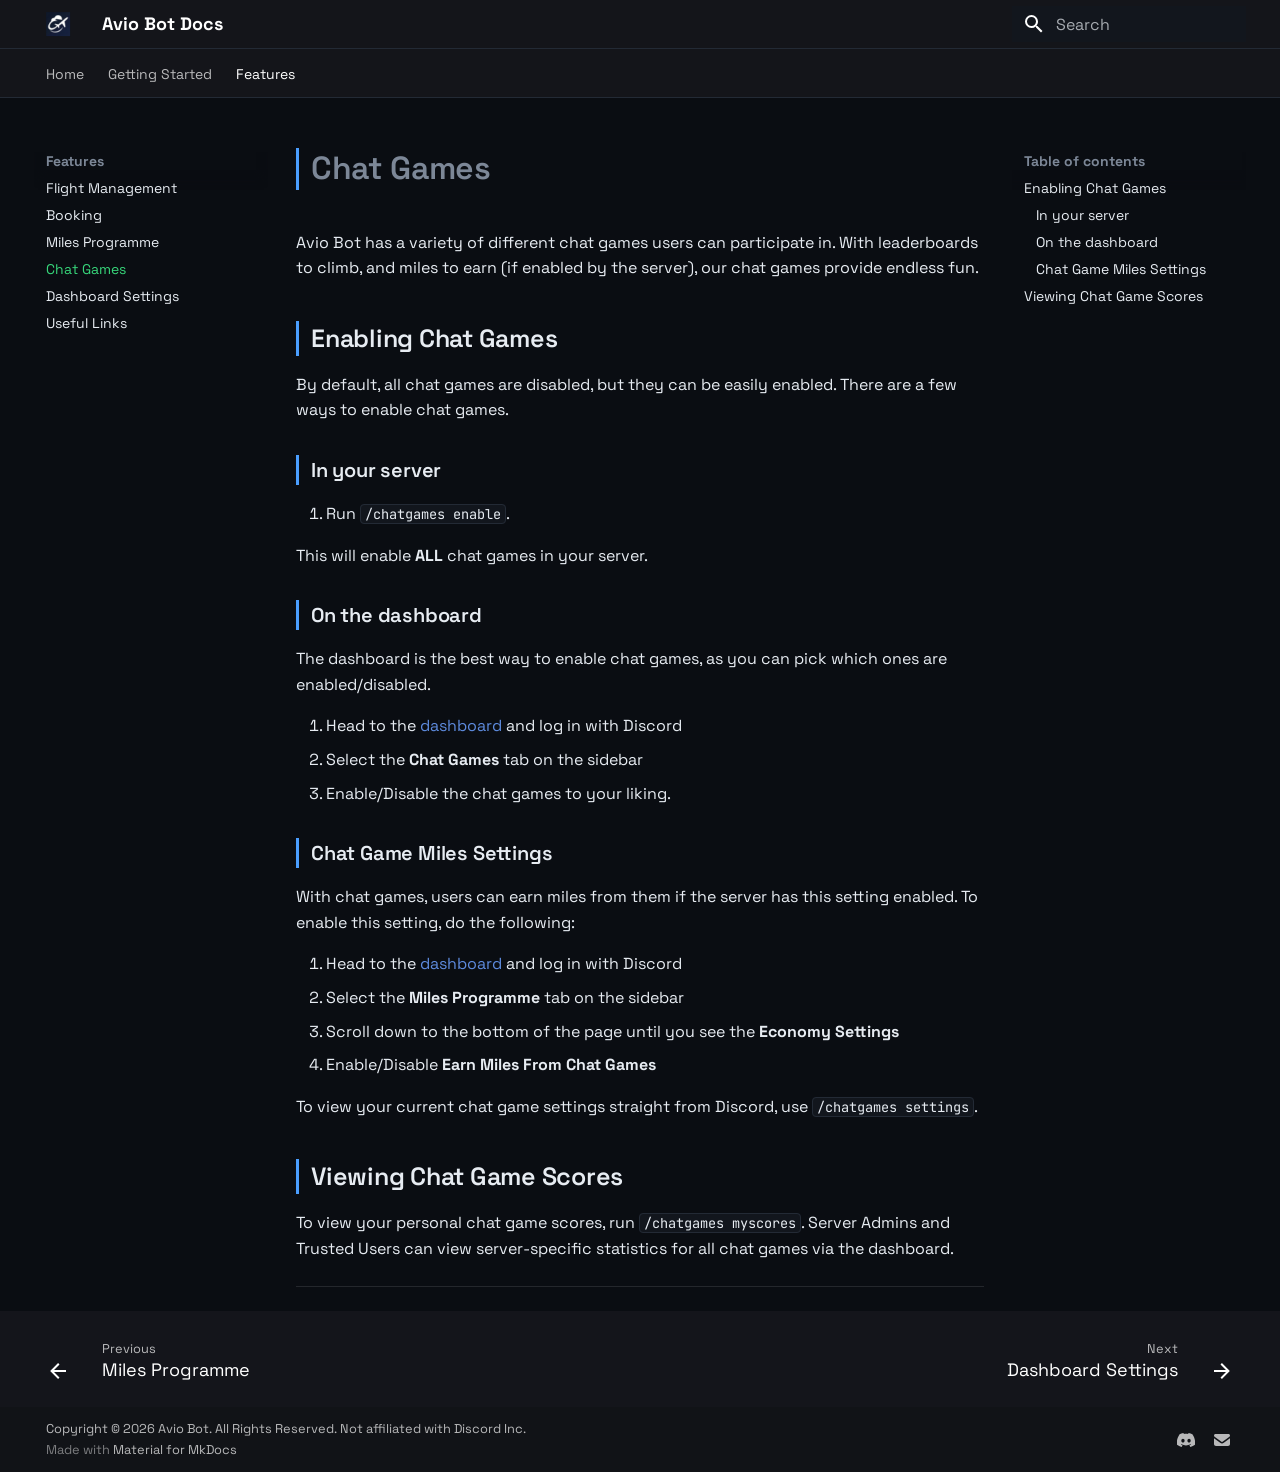
<file: features/chatgames/index.html>
<!doctype html>
<html lang="en" class="no-js">
  <head>
    
      <meta charset="utf-8">
      <meta name="viewport" content="width=device-width,initial-scale=1">
      
      
      
        <link rel="canonical" href="https://docs.aviobot.app/features/chatgames/">
      
      
        <link rel="prev" href="../miles-programme/">
      
      
        <link rel="next" href="../dashboard-settings/">
      
      
        
      
      
      <link rel="icon" href="../../assets/images/favicon.png">
      <meta name="generator" content="mkdocs-1.6.1, mkdocs-material-9.8.0">
    
    
      
        <title>Chat Games - Avio Bot Docs</title>
      
    
    
      <link rel="stylesheet" href="../../assets/stylesheets/main.57a0d79d.min.css">
      
        
        <link rel="stylesheet" href="../../assets/stylesheets/palette.fb2fffe2.min.css">
      
      


    
    
      
    
    
      
        
        
        <link rel="preconnect" href="https://fonts.gstatic.com" crossorigin>
        <link rel="stylesheet" href="https://fonts.googleapis.com/css?family=Space+Grotesk:300,300i,400,400i,700,700i%7CJetBrains+Mono:400,400i,700,700i&display=fallback">
        <style>:root{--md-text-font:"Space Grotesk";--md-code-font:"JetBrains Mono"}</style>
      
    
    
      <link rel="stylesheet" href="../../stylesheets/extra.css">
    
    <script>__md_scope=new URL("../..",location),__md_hash=e=>[...e].reduce(((e,_)=>(e<<5)-e+_.charCodeAt(0)),0),__md_get=(e,_=localStorage,t=__md_scope)=>JSON.parse(_.getItem(t.pathname+"."+e)),__md_set=(e,_,t=localStorage,a=__md_scope)=>{try{t.setItem(a.pathname+"."+e,JSON.stringify(_))}catch(e){}}</script>
    
      

    
    
  </head>
  
  
    
    
    
    
    
    <body dir="ltr" data-md-color-scheme="slate" data-md-color-primary="black" data-md-color-accent="indigo">
  
    
    <input class="md-toggle" data-md-toggle="drawer" type="checkbox" id="__drawer" autocomplete="off">
    <input class="md-toggle" data-md-toggle="search" type="checkbox" id="__search" autocomplete="off">
    <label class="md-overlay" for="__drawer"></label>
    <div data-md-component="skip">
      
        
        <a href="#chat-games" class="md-skip">
          Skip to content
        </a>
      
    </div>
    <div data-md-component="announce">
      
    </div>
    
    
      

<header class="md-header" data-md-component="header">
  <nav class="md-header__inner md-grid" aria-label="Header">
    <a href="../.." title="Avio Bot Docs" class="md-header__button md-logo" aria-label="Avio Bot Docs" data-md-component="logo">
      
  <img src="../../images/avio-logo.png" alt="logo">

    </a>
    <label class="md-header__button md-icon" for="__drawer">
      
      <svg xmlns="http://www.w3.org/2000/svg" viewBox="0 0 24 24"><path d="M3 6h18v2H3zm0 5h18v2H3zm0 5h18v2H3z"/></svg>
    </label>
    <div class="md-header__title" data-md-component="header-title">
      <div class="md-header__ellipsis">
        <div class="md-header__topic">
          <span class="md-ellipsis">
            Avio Bot Docs
          </span>
        </div>
        <div class="md-header__topic" data-md-component="header-topic">
          <span class="md-ellipsis">
            
              Chat Games
            
          </span>
        </div>
      </div>
    </div>
    
      
    
    
    
    
      
      
        <label class="md-header__button md-icon" for="__search">
          
          <svg xmlns="http://www.w3.org/2000/svg" viewBox="0 0 24 24"><path d="M9.5 3A6.5 6.5 0 0 1 16 9.5c0 1.61-.59 3.09-1.56 4.23l.27.27h.79l5 5-1.5 1.5-5-5v-.79l-.27-.27A6.52 6.52 0 0 1 9.5 16 6.5 6.5 0 0 1 3 9.5 6.5 6.5 0 0 1 9.5 3m0 2C7 5 5 7 5 9.5S7 14 9.5 14 14 12 14 9.5 12 5 9.5 5"/></svg>
        </label>
        <div class="md-search" data-md-component="search" role="dialog">
  <label class="md-search__overlay" for="__search"></label>
  <div class="md-search__inner" role="search">
    <form class="md-search__form" name="search">
      <input type="text" class="md-search__input" name="query" aria-label="Search" placeholder="Search" autocapitalize="off" autocorrect="off" autocomplete="off" spellcheck="false" data-md-component="search-query" required>
      <label class="md-search__icon md-icon" for="__search">
        
        <svg xmlns="http://www.w3.org/2000/svg" viewBox="0 0 24 24"><path d="M9.5 3A6.5 6.5 0 0 1 16 9.5c0 1.61-.59 3.09-1.56 4.23l.27.27h.79l5 5-1.5 1.5-5-5v-.79l-.27-.27A6.52 6.52 0 0 1 9.5 16 6.5 6.5 0 0 1 3 9.5 6.5 6.5 0 0 1 9.5 3m0 2C7 5 5 7 5 9.5S7 14 9.5 14 14 12 14 9.5 12 5 9.5 5"/></svg>
        
        <svg xmlns="http://www.w3.org/2000/svg" viewBox="0 0 24 24"><path d="M20 11v2H8l5.5 5.5-1.42 1.42L4.16 12l7.92-7.92L13.5 5.5 8 11z"/></svg>
      </label>
      <nav class="md-search__options" aria-label="Search">
        
        <button type="reset" class="md-search__icon md-icon" title="Clear" aria-label="Clear" tabindex="-1">
          
          <svg xmlns="http://www.w3.org/2000/svg" viewBox="0 0 24 24"><path d="M19 6.41 17.59 5 12 10.59 6.41 5 5 6.41 10.59 12 5 17.59 6.41 19 12 13.41 17.59 19 19 17.59 13.41 12z"/></svg>
        </button>
      </nav>
      
        <div class="md-search__suggest" data-md-component="search-suggest"></div>
      
    </form>
    <div class="md-search__output">
      <div class="md-search__scrollwrap" tabindex="0" data-md-scrollfix>
        <div class="md-search-result" data-md-component="search-result">
          <div class="md-search-result__meta">
            Initializing search
          </div>
          <ol class="md-search-result__list" role="presentation"></ol>
        </div>
      </div>
    </div>
  </div>
</div>
      
    
    
  </nav>
  
</header>
    
    <div class="md-container" data-md-component="container">
      
      
        
          
            
<nav class="md-tabs" aria-label="Tabs" data-md-component="tabs">
  <div class="md-grid">
    <ul class="md-tabs__list">
      
        
  
  
  
  
    <li class="md-tabs__item">
      <a href="../.." class="md-tabs__link">
        
  
  
    
  
  Home

      </a>
    </li>
  

      
        
  
  
  
  
    <li class="md-tabs__item">
      <a href="../../getting-started/" class="md-tabs__link">
        
  
  
    
  
  Getting Started

      </a>
    </li>
  

      
        
  
  
  
    
  
  
    
    
      <li class="md-tabs__item md-tabs__item--active">
        <a href="../flight-management/" class="md-tabs__link">
          
  
  
    
  
  Features

        </a>
      </li>
    
  

      
    </ul>
  </div>
</nav>
          
        
      
      <main class="md-main" data-md-component="main">
        <div class="md-main__inner md-grid">
          
            
              
              <div class="md-sidebar md-sidebar--primary" data-md-component="sidebar" data-md-type="navigation" >
                <div class="md-sidebar__scrollwrap">
                  <div class="md-sidebar__inner">
                    


  


<nav class="md-nav md-nav--primary md-nav--lifted" aria-label="Navigation" data-md-level="0">
  <label class="md-nav__title" for="__drawer">
    <a href="../.." title="Avio Bot Docs" class="md-nav__button md-logo" aria-label="Avio Bot Docs" data-md-component="logo">
      
  <img src="../../images/avio-logo.png" alt="logo">

    </a>
    Avio Bot Docs
  </label>
  
  <ul class="md-nav__list" data-md-scrollfix>
    
      
      
  
  
  
  
    <li class="md-nav__item">
      <a href="../.." class="md-nav__link">
        
  
  
  <span class="md-ellipsis">
    
  
    Home
  

    
  </span>
  
  

      </a>
    </li>
  

    
      
      
  
  
  
  
    <li class="md-nav__item">
      <a href="../../getting-started/" class="md-nav__link">
        
  
  
  <span class="md-ellipsis">
    
  
    Getting Started
  

    
  </span>
  
  

      </a>
    </li>
  

    
      
      
  
  
    
  
  
  
    
    
      
        
      
        
      
        
      
        
      
        
      
        
      
    
    
    
      
        
        
      
      
    
    
    <li class="md-nav__item md-nav__item--active md-nav__item--section md-nav__item--nested">
      
        
        
        <input class="md-nav__toggle md-toggle " type="checkbox" id="__nav_3" checked>
        
          
          <label class="md-nav__link" for="__nav_3" id="__nav_3_label" tabindex="">
            
  
  
  <span class="md-ellipsis">
    
  
    Features
  

    
  </span>
  
  

            <span class="md-nav__icon md-icon"></span>
          </label>
        
        <nav class="md-nav" data-md-level="1" aria-labelledby="__nav_3_label" aria-expanded="true">
          <label class="md-nav__title" for="__nav_3">
            <span class="md-nav__icon md-icon"></span>
            
  
    Features
  

          </label>
          <ul class="md-nav__list" data-md-scrollfix>
            
              
                
  
  
  
  
    <li class="md-nav__item">
      <a href="../flight-management/" class="md-nav__link">
        
  
  
  <span class="md-ellipsis">
    
  
    Flight Management
  

    
  </span>
  
  

      </a>
    </li>
  

              
            
              
                
  
  
  
  
    <li class="md-nav__item">
      <a href="../booking/" class="md-nav__link">
        
  
  
  <span class="md-ellipsis">
    
  
    Booking
  

    
  </span>
  
  

      </a>
    </li>
  

              
            
              
                
  
  
  
  
    <li class="md-nav__item">
      <a href="../miles-programme/" class="md-nav__link">
        
  
  
  <span class="md-ellipsis">
    
  
    Miles Programme
  

    
  </span>
  
  

      </a>
    </li>
  

              
            
              
                
  
  
    
  
  
  
    <li class="md-nav__item md-nav__item--active">
      
      <input class="md-nav__toggle md-toggle" type="checkbox" id="__toc">
      
      
        
      
      
        <label class="md-nav__link md-nav__link--active" for="__toc">
          
  
  
  <span class="md-ellipsis">
    
  
    Chat Games
  

    
  </span>
  
  

          <span class="md-nav__icon md-icon"></span>
        </label>
      
      <a href="./" class="md-nav__link md-nav__link--active">
        
  
  
  <span class="md-ellipsis">
    
  
    Chat Games
  

    
  </span>
  
  

      </a>
      
        

<nav class="md-nav md-nav--secondary" aria-label="Table of contents">
  
  
  
    
  
  
    <label class="md-nav__title" for="__toc">
      <span class="md-nav__icon md-icon"></span>
      Table of contents
    </label>
    <ul class="md-nav__list" data-md-component="toc" data-md-scrollfix>
      
        <li class="md-nav__item">
  <a href="#enabling-chat-games" class="md-nav__link">
    <span class="md-ellipsis">
      
        Enabling Chat Games
      
    </span>
  </a>
  
    <nav class="md-nav" aria-label="Enabling Chat Games">
      <ul class="md-nav__list">
        
          <li class="md-nav__item">
  <a href="#in-your-server" class="md-nav__link">
    <span class="md-ellipsis">
      
        In your server
      
    </span>
  </a>
  
</li>
        
          <li class="md-nav__item">
  <a href="#on-the-dashboard" class="md-nav__link">
    <span class="md-ellipsis">
      
        On the dashboard
      
    </span>
  </a>
  
</li>
        
          <li class="md-nav__item">
  <a href="#chat-game-miles-settings" class="md-nav__link">
    <span class="md-ellipsis">
      
        Chat Game Miles Settings
      
    </span>
  </a>
  
</li>
        
      </ul>
    </nav>
  
</li>
      
        <li class="md-nav__item">
  <a href="#viewing-chat-game-scores" class="md-nav__link">
    <span class="md-ellipsis">
      
        Viewing Chat Game Scores
      
    </span>
  </a>
  
</li>
      
    </ul>
  
</nav>
      
    </li>
  

              
            
              
                
  
  
  
  
    <li class="md-nav__item">
      <a href="../dashboard-settings/" class="md-nav__link">
        
  
  
  <span class="md-ellipsis">
    
  
    Dashboard Settings
  

    
  </span>
  
  

      </a>
    </li>
  

              
            
              
                
  
  
  
  
    <li class="md-nav__item">
      <a href="../../useful-links/" class="md-nav__link">
        
  
  
  <span class="md-ellipsis">
    
  
    Useful Links
  

    
  </span>
  
  

      </a>
    </li>
  

              
            
          </ul>
        </nav>
      
    </li>
  

    
  </ul>
</nav>
                  </div>
                </div>
              </div>
            
            
              
              <div class="md-sidebar md-sidebar--secondary" data-md-component="sidebar" data-md-type="toc" >
                <div class="md-sidebar__scrollwrap">
                  <div class="md-sidebar__inner">
                    

<nav class="md-nav md-nav--secondary" aria-label="Table of contents">
  
  
  
    
  
  
    <label class="md-nav__title" for="__toc">
      <span class="md-nav__icon md-icon"></span>
      Table of contents
    </label>
    <ul class="md-nav__list" data-md-component="toc" data-md-scrollfix>
      
        <li class="md-nav__item">
  <a href="#enabling-chat-games" class="md-nav__link">
    <span class="md-ellipsis">
      
        Enabling Chat Games
      
    </span>
  </a>
  
    <nav class="md-nav" aria-label="Enabling Chat Games">
      <ul class="md-nav__list">
        
          <li class="md-nav__item">
  <a href="#in-your-server" class="md-nav__link">
    <span class="md-ellipsis">
      
        In your server
      
    </span>
  </a>
  
</li>
        
          <li class="md-nav__item">
  <a href="#on-the-dashboard" class="md-nav__link">
    <span class="md-ellipsis">
      
        On the dashboard
      
    </span>
  </a>
  
</li>
        
          <li class="md-nav__item">
  <a href="#chat-game-miles-settings" class="md-nav__link">
    <span class="md-ellipsis">
      
        Chat Game Miles Settings
      
    </span>
  </a>
  
</li>
        
      </ul>
    </nav>
  
</li>
      
        <li class="md-nav__item">
  <a href="#viewing-chat-game-scores" class="md-nav__link">
    <span class="md-ellipsis">
      
        Viewing Chat Game Scores
      
    </span>
  </a>
  
</li>
      
    </ul>
  
</nav>
                  </div>
                </div>
              </div>
            
          
          
            <div class="md-content" data-md-component="content">
              
              <article class="md-content__inner md-typeset">
                
                  



<h1 id="chat-games">Chat Games</h1>
<p>Avio Bot has a variety of different chat games users can participate in. With leaderboards to climb, and miles to earn (if enabled by the server), our chat games provide endless fun.</p>
<h2 id="enabling-chat-games">Enabling Chat Games</h2>
<p>By default, all chat games are disabled, but they can be easily enabled. 
There are a few ways to enable chat games.</p>
<h3 id="in-your-server">In your server</h3>
<ol>
<li>Run <code>/chatgames enable</code>. </li>
</ol>
<p>This will enable <strong>ALL</strong> chat games in your server.</p>
<h3 id="on-the-dashboard">On the dashboard</h3>
<p>The dashboard is the best way to enable chat games, as you can pick which ones are enabled/disabled.</p>
<ol>
<li>Head to the <a href="https://dashboard.aviobot.app">dashboard</a> and log in with Discord</li>
<li>Select the <strong>Chat Games</strong> tab on the sidebar</li>
<li>Enable/Disable the chat games to your liking.</li>
</ol>
<h3 id="chat-game-miles-settings">Chat Game Miles Settings</h3>
<p>With chat games, users can earn miles from them if the server has this setting enabled.
To enable this setting, do the following:</p>
<ol>
<li>Head to the <a href="https://dashboard.aviobot.app">dashboard</a> and log in with Discord</li>
<li>Select the <strong>Miles Programme</strong> tab on the sidebar</li>
<li>Scroll down to the bottom of the page until you see the <strong>Economy Settings</strong></li>
<li>Enable/Disable <strong>Earn Miles From Chat Games</strong></li>
</ol>
<p>To view your current chat game settings straight from Discord, use <code>/chatgames settings</code>.</p>
<h2 id="viewing-chat-game-scores">Viewing Chat Game Scores</h2>
<p>To view your personal chat game scores, run <code>/chatgames myscores</code>. 
Server Admins and Trusted Users can view server-specific statistics for all chat games via the dashboard.</p>
<hr />












                
              </article>
            </div>
          
          
<script>var target=document.getElementById(location.hash.slice(1));target&&target.name&&(target.checked=target.name.startsWith("__tabbed_"))</script>
        </div>
        
          <button type="button" class="md-top md-icon" data-md-component="top" hidden>
  
  <svg xmlns="http://www.w3.org/2000/svg" viewBox="0 0 24 24"><path d="M13 20h-2V8l-5.5 5.5-1.42-1.42L12 4.16l7.92 7.92-1.42 1.42L13 8z"/></svg>
  Back to top
</button>
        
      </main>
      
        <footer class="md-footer">
  
    
      
      <nav class="md-footer__inner md-grid" aria-label="Footer" >
        
          
          <a href="../miles-programme/" class="md-footer__link md-footer__link--prev" aria-label="Previous: Miles Programme">
            <div class="md-footer__button md-icon">
              
              <svg xmlns="http://www.w3.org/2000/svg" viewBox="0 0 24 24"><path d="M20 11v2H8l5.5 5.5-1.42 1.42L4.16 12l7.92-7.92L13.5 5.5 8 11z"/></svg>
            </div>
            <div class="md-footer__title">
              <span class="md-footer__direction">
                Previous
              </span>
              <div class="md-ellipsis">
                Miles Programme
              </div>
            </div>
          </a>
        
        
          
          <a href="../dashboard-settings/" class="md-footer__link md-footer__link--next" aria-label="Next: Dashboard Settings">
            <div class="md-footer__title">
              <span class="md-footer__direction">
                Next
              </span>
              <div class="md-ellipsis">
                Dashboard Settings
              </div>
            </div>
            <div class="md-footer__button md-icon">
              
              <svg xmlns="http://www.w3.org/2000/svg" viewBox="0 0 24 24"><path d="M4 11v2h12l-5.5 5.5 1.42 1.42L19.84 12l-7.92-7.92L10.5 5.5 16 11z"/></svg>
            </div>
          </a>
        
      </nav>
    
  
  <div class="md-footer-meta md-typeset">
    <div class="md-footer-meta__inner md-grid">
      <div class="md-copyright">
  
    <div class="md-copyright__highlight">
      Copyright &copy; 2026 Avio Bot. All Rights Reserved. Not affiliated with Discord Inc.
    </div>
  
  
    Made with
    <a href="https://squidfunk.github.io/mkdocs-material/" target="_blank" rel="noopener">
      Material for MkDocs
    </a>
  
</div>
      
        
<div class="md-social">
  
    
    
    
    
      
      
    
    <a href="https://aviobot.app/discord" target="_blank" rel="noopener" title="aviobot.app" class="md-social__link">
      <svg xmlns="http://www.w3.org/2000/svg" viewBox="0 0 576 512"><!--! Font Awesome Free 7.1.0 by @fontawesome - https://fontawesome.com License - https://fontawesome.com/license/free (Icons: CC BY 4.0, Fonts: SIL OFL 1.1, Code: MIT License) Copyright 2025 Fonticons, Inc.--><path d="M492.5 69.8c-.2-.3-.4-.6-.8-.7-38.1-17.5-78.4-30-119.7-37.1-.4-.1-.8 0-1.1.1s-.6.4-.8.8c-5.5 9.9-10.5 20.2-14.9 30.6-44.6-6.8-89.9-6.8-134.4 0-4.5-10.5-9.5-20.7-15.1-30.6-.2-.3-.5-.6-.8-.8s-.7-.2-1.1-.2C162.5 39 122.2 51.5 84.1 69c-.3.1-.6.4-.8.7C7.1 183.5-13.8 294.6-3.6 404.2c0 .3.1.5.2.8s.3.4.5.6c44.4 32.9 94 58 146.8 74.2.4.1.8.1 1.1 0s.7-.4.9-.7c11.3-15.4 21.4-31.8 30-48.8.1-.2.2-.5.2-.8s0-.5-.1-.8-.2-.5-.4-.6-.4-.3-.7-.4c-15.8-6.1-31.2-13.4-45.9-21.9-.3-.2-.5-.4-.7-.6s-.3-.6-.3-.9 0-.6.2-.9.3-.5.6-.7c3.1-2.3 6.2-4.7 9.1-7.1.3-.2.6-.4.9-.4s.7 0 1 .1c96.2 43.9 200.4 43.9 295.5 0 .3-.1.7-.2 1-.2s.7.2.9.4c2.9 2.4 6 4.9 9.1 7.2.2.2.4.4.6.7s.2.6.2.9-.1.6-.3.9-.4.5-.6.6c-14.7 8.6-30 15.9-45.9 21.8-.2.1-.5.2-.7.4s-.3.4-.4.7-.1.5-.1.8.1.5.2.8c8.8 17 18.8 33.3 30 48.8.2.3.6.6.9.7s.8.1 1.1 0c52.9-16.2 102.6-41.3 147.1-74.2.2-.2.4-.4.5-.6s.2-.5.2-.8c12.3-126.8-20.5-236.9-86.9-334.5zm-302 267.7c-29 0-52.8-26.6-52.8-59.2s23.4-59.2 52.8-59.2c29.7 0 53.3 26.8 52.8 59.2 0 32.7-23.4 59.2-52.8 59.2m195.4 0c-29 0-52.8-26.6-52.8-59.2s23.4-59.2 52.8-59.2c29.7 0 53.3 26.8 52.8 59.2 0 32.7-23.2 59.2-52.8 59.2"/></svg>
    </a>
  
    
    
    
    
    <a href="mailto:hello@aviobot.app" target="_blank" rel="noopener" title="" class="md-social__link">
      <svg xmlns="http://www.w3.org/2000/svg" viewBox="0 0 512 512"><!--! Font Awesome Free 7.1.0 by @fontawesome - https://fontawesome.com License - https://fontawesome.com/license/free (Icons: CC BY 4.0, Fonts: SIL OFL 1.1, Code: MIT License) Copyright 2025 Fonticons, Inc.--><path d="M48 64C21.5 64 0 85.5 0 112c0 15.1 7.1 29.3 19.2 38.4l208 156a48 48 0 0 0 57.6 0l208-156c12.1-9.1 19.2-23.3 19.2-38.4 0-26.5-21.5-48-48-48zM0 196v188c0 35.3 28.7 64 64 64h384c35.3 0 64-28.7 64-64V196L313.6 344.8c-34.1 25.6-81.1 25.6-115.2 0z"/></svg>
    </a>
  
</div>
      
    </div>
  </div>
</footer>
      
    </div>
    <div class="md-dialog" data-md-component="dialog">
      <div class="md-dialog__inner md-typeset"></div>
    </div>
    
    
    
      
      
      <script id="__config" type="application/json">{"annotate": null, "base": "../..", "features": ["navigation.tabs", "navigation.top", "navigation.indexes", "search.suggest", "content.code.copy", "toc.follow", "navigation.footer"], "search": "../../assets/javascripts/workers/search.a7633da7.min.js", "tags": null, "translations": {"clipboard.copied": "Copied to clipboard", "clipboard.copy": "Copy to clipboard", "search.result.more.one": "1 more on this page", "search.result.more.other": "# more on this page", "search.result.none": "No matching documents", "search.result.one": "1 matching document", "search.result.other": "# matching documents", "search.result.placeholder": "Type to start searching", "search.result.term.missing": "Missing", "select.version": "Select version"}, "version": null}</script>
    
    
      <script src="../../assets/javascripts/bundle.c21346df.min.js"></script>
      
    
  </body>
</html>
</file>
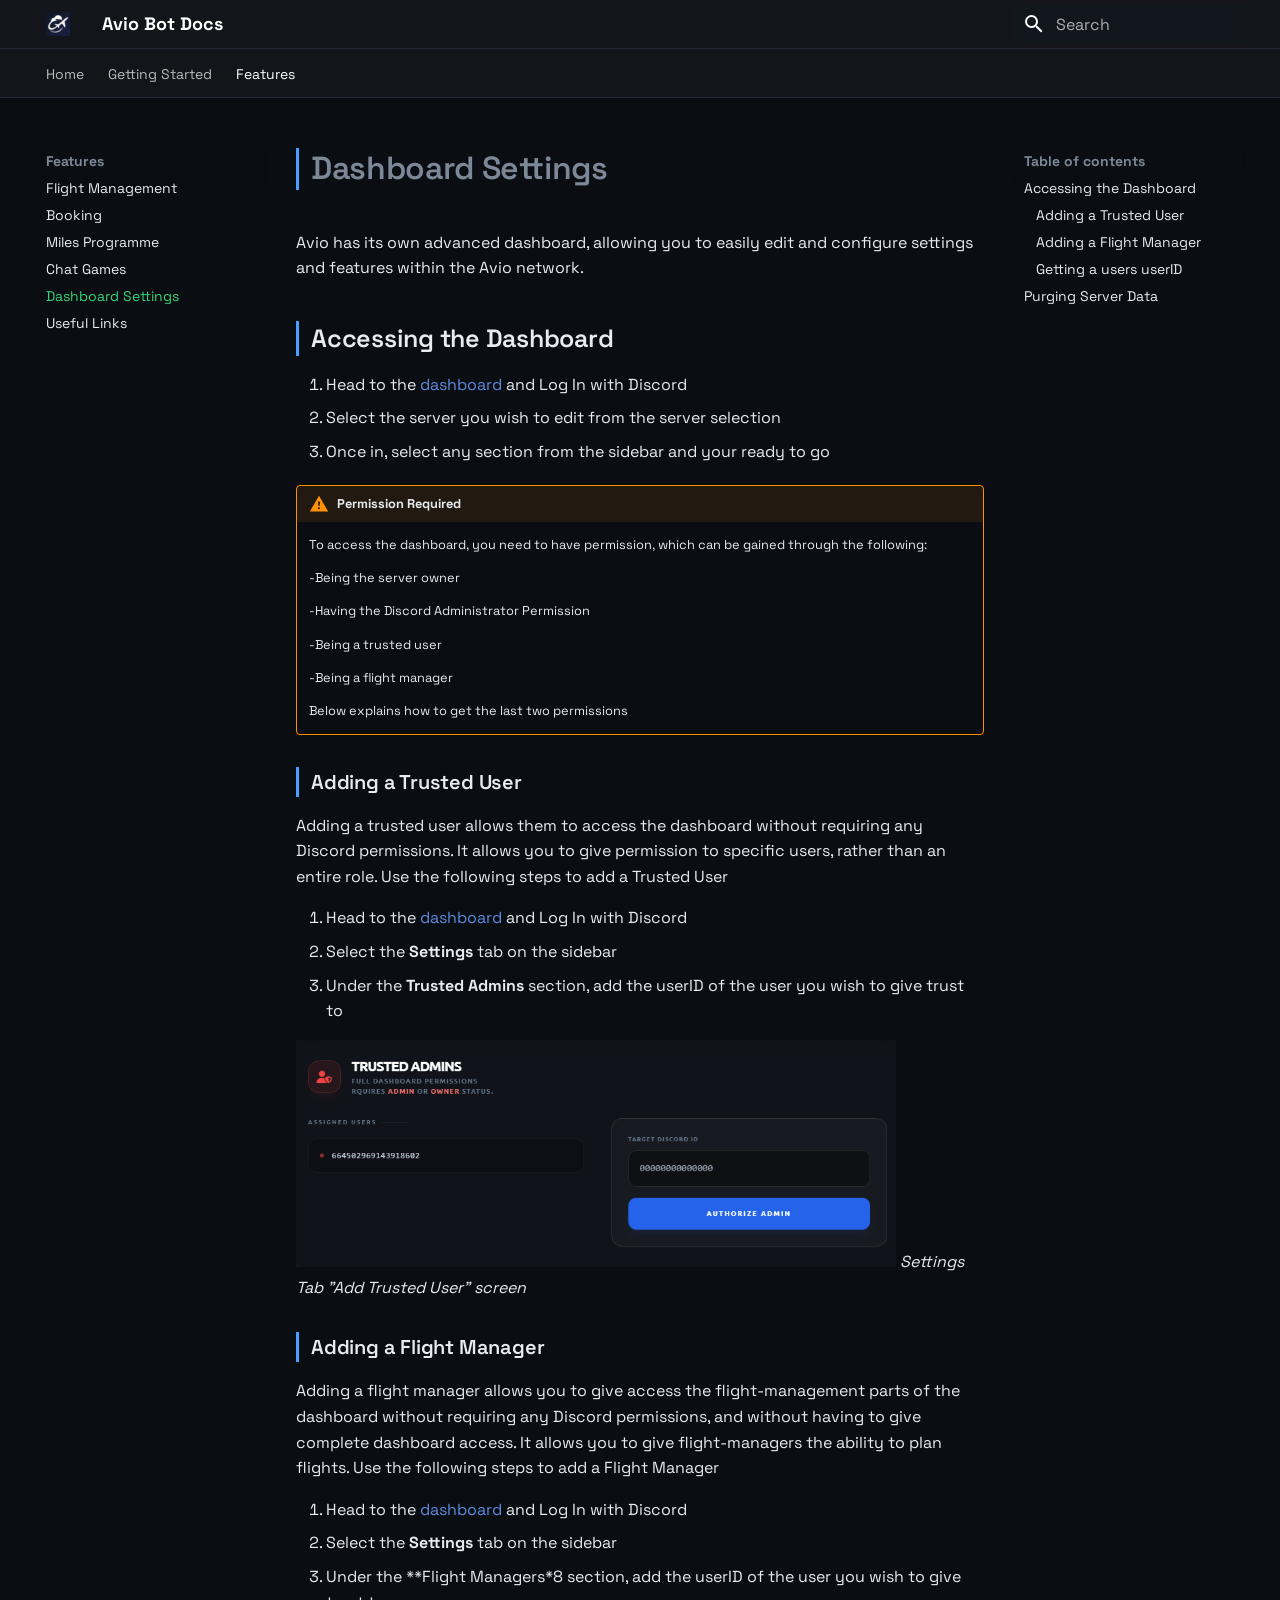
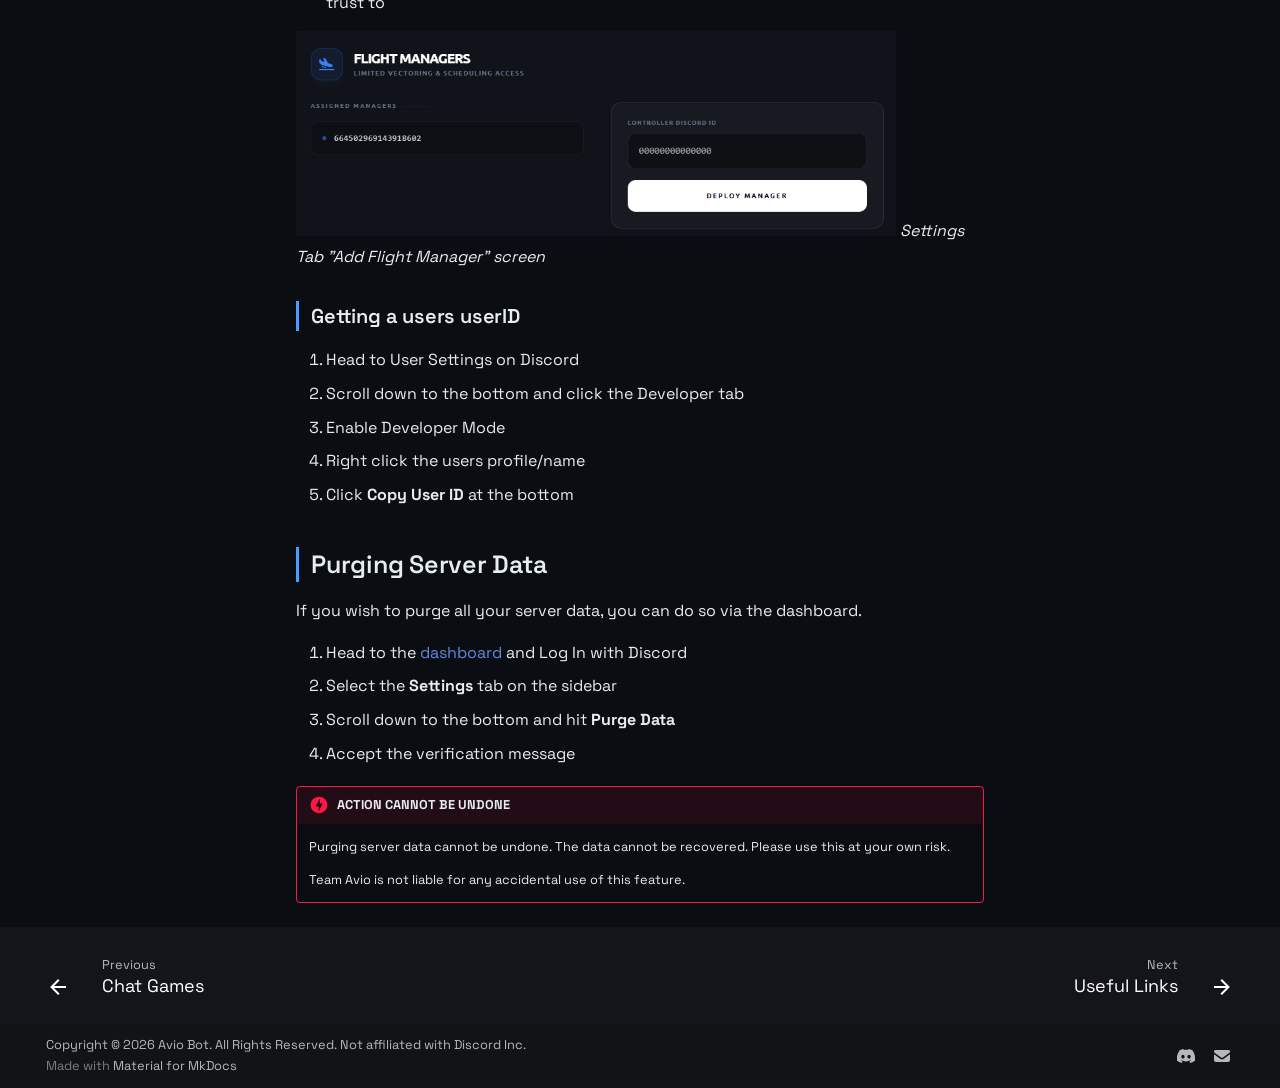
<file: features/dashboard-settings/index.html>
<!doctype html>
<html lang="en" class="no-js">
  <head>
    
      <meta charset="utf-8">
      <meta name="viewport" content="width=device-width,initial-scale=1">
      
      
      
        <link rel="canonical" href="https://docs.aviobot.app/features/dashboard-settings/">
      
      
        <link rel="prev" href="../chatgames/">
      
      
        <link rel="next" href="../../useful-links/">
      
      
        
      
      
      <link rel="icon" href="../../assets/images/favicon.png">
      <meta name="generator" content="mkdocs-1.6.1, mkdocs-material-9.8.0">
    
    
      
        <title>Dashboard Settings - Avio Bot Docs</title>
      
    
    
      <link rel="stylesheet" href="../../assets/stylesheets/main.57a0d79d.min.css">
      
        
        <link rel="stylesheet" href="../../assets/stylesheets/palette.fb2fffe2.min.css">
      
      


    
    
      
    
    
      
        
        
        <link rel="preconnect" href="https://fonts.gstatic.com" crossorigin>
        <link rel="stylesheet" href="https://fonts.googleapis.com/css?family=Space+Grotesk:300,300i,400,400i,700,700i%7CJetBrains+Mono:400,400i,700,700i&display=fallback">
        <style>:root{--md-text-font:"Space Grotesk";--md-code-font:"JetBrains Mono"}</style>
      
    
    
      <link rel="stylesheet" href="../../stylesheets/extra.css">
    
    <script>__md_scope=new URL("../..",location),__md_hash=e=>[...e].reduce(((e,_)=>(e<<5)-e+_.charCodeAt(0)),0),__md_get=(e,_=localStorage,t=__md_scope)=>JSON.parse(_.getItem(t.pathname+"."+e)),__md_set=(e,_,t=localStorage,a=__md_scope)=>{try{t.setItem(a.pathname+"."+e,JSON.stringify(_))}catch(e){}}</script>
    
      

    
    
  </head>
  
  
    
    
    
    
    
    <body dir="ltr" data-md-color-scheme="slate" data-md-color-primary="black" data-md-color-accent="indigo">
  
    
    <input class="md-toggle" data-md-toggle="drawer" type="checkbox" id="__drawer" autocomplete="off">
    <input class="md-toggle" data-md-toggle="search" type="checkbox" id="__search" autocomplete="off">
    <label class="md-overlay" for="__drawer"></label>
    <div data-md-component="skip">
      
        
        <a href="#dashboard-settings" class="md-skip">
          Skip to content
        </a>
      
    </div>
    <div data-md-component="announce">
      
    </div>
    
    
      

<header class="md-header" data-md-component="header">
  <nav class="md-header__inner md-grid" aria-label="Header">
    <a href="../.." title="Avio Bot Docs" class="md-header__button md-logo" aria-label="Avio Bot Docs" data-md-component="logo">
      
  <img src="../../images/avio-logo.png" alt="logo">

    </a>
    <label class="md-header__button md-icon" for="__drawer">
      
      <svg xmlns="http://www.w3.org/2000/svg" viewBox="0 0 24 24"><path d="M3 6h18v2H3zm0 5h18v2H3zm0 5h18v2H3z"/></svg>
    </label>
    <div class="md-header__title" data-md-component="header-title">
      <div class="md-header__ellipsis">
        <div class="md-header__topic">
          <span class="md-ellipsis">
            Avio Bot Docs
          </span>
        </div>
        <div class="md-header__topic" data-md-component="header-topic">
          <span class="md-ellipsis">
            
              Dashboard Settings
            
          </span>
        </div>
      </div>
    </div>
    
      
    
    
    
    
      
      
        <label class="md-header__button md-icon" for="__search">
          
          <svg xmlns="http://www.w3.org/2000/svg" viewBox="0 0 24 24"><path d="M9.5 3A6.5 6.5 0 0 1 16 9.5c0 1.61-.59 3.09-1.56 4.23l.27.27h.79l5 5-1.5 1.5-5-5v-.79l-.27-.27A6.52 6.52 0 0 1 9.5 16 6.5 6.5 0 0 1 3 9.5 6.5 6.5 0 0 1 9.5 3m0 2C7 5 5 7 5 9.5S7 14 9.5 14 14 12 14 9.5 12 5 9.5 5"/></svg>
        </label>
        <div class="md-search" data-md-component="search" role="dialog">
  <label class="md-search__overlay" for="__search"></label>
  <div class="md-search__inner" role="search">
    <form class="md-search__form" name="search">
      <input type="text" class="md-search__input" name="query" aria-label="Search" placeholder="Search" autocapitalize="off" autocorrect="off" autocomplete="off" spellcheck="false" data-md-component="search-query" required>
      <label class="md-search__icon md-icon" for="__search">
        
        <svg xmlns="http://www.w3.org/2000/svg" viewBox="0 0 24 24"><path d="M9.5 3A6.5 6.5 0 0 1 16 9.5c0 1.61-.59 3.09-1.56 4.23l.27.27h.79l5 5-1.5 1.5-5-5v-.79l-.27-.27A6.52 6.52 0 0 1 9.5 16 6.5 6.5 0 0 1 3 9.5 6.5 6.5 0 0 1 9.5 3m0 2C7 5 5 7 5 9.5S7 14 9.5 14 14 12 14 9.5 12 5 9.5 5"/></svg>
        
        <svg xmlns="http://www.w3.org/2000/svg" viewBox="0 0 24 24"><path d="M20 11v2H8l5.5 5.5-1.42 1.42L4.16 12l7.92-7.92L13.5 5.5 8 11z"/></svg>
      </label>
      <nav class="md-search__options" aria-label="Search">
        
        <button type="reset" class="md-search__icon md-icon" title="Clear" aria-label="Clear" tabindex="-1">
          
          <svg xmlns="http://www.w3.org/2000/svg" viewBox="0 0 24 24"><path d="M19 6.41 17.59 5 12 10.59 6.41 5 5 6.41 10.59 12 5 17.59 6.41 19 12 13.41 17.59 19 19 17.59 13.41 12z"/></svg>
        </button>
      </nav>
      
        <div class="md-search__suggest" data-md-component="search-suggest"></div>
      
    </form>
    <div class="md-search__output">
      <div class="md-search__scrollwrap" tabindex="0" data-md-scrollfix>
        <div class="md-search-result" data-md-component="search-result">
          <div class="md-search-result__meta">
            Initializing search
          </div>
          <ol class="md-search-result__list" role="presentation"></ol>
        </div>
      </div>
    </div>
  </div>
</div>
      
    
    
  </nav>
  
</header>
    
    <div class="md-container" data-md-component="container">
      
      
        
          
            
<nav class="md-tabs" aria-label="Tabs" data-md-component="tabs">
  <div class="md-grid">
    <ul class="md-tabs__list">
      
        
  
  
  
  
    <li class="md-tabs__item">
      <a href="../.." class="md-tabs__link">
        
  
  
    
  
  Home

      </a>
    </li>
  

      
        
  
  
  
  
    <li class="md-tabs__item">
      <a href="../../getting-started/" class="md-tabs__link">
        
  
  
    
  
  Getting Started

      </a>
    </li>
  

      
        
  
  
  
    
  
  
    
    
      <li class="md-tabs__item md-tabs__item--active">
        <a href="../flight-management/" class="md-tabs__link">
          
  
  
    
  
  Features

        </a>
      </li>
    
  

      
    </ul>
  </div>
</nav>
          
        
      
      <main class="md-main" data-md-component="main">
        <div class="md-main__inner md-grid">
          
            
              
              <div class="md-sidebar md-sidebar--primary" data-md-component="sidebar" data-md-type="navigation" >
                <div class="md-sidebar__scrollwrap">
                  <div class="md-sidebar__inner">
                    


  


<nav class="md-nav md-nav--primary md-nav--lifted" aria-label="Navigation" data-md-level="0">
  <label class="md-nav__title" for="__drawer">
    <a href="../.." title="Avio Bot Docs" class="md-nav__button md-logo" aria-label="Avio Bot Docs" data-md-component="logo">
      
  <img src="../../images/avio-logo.png" alt="logo">

    </a>
    Avio Bot Docs
  </label>
  
  <ul class="md-nav__list" data-md-scrollfix>
    
      
      
  
  
  
  
    <li class="md-nav__item">
      <a href="../.." class="md-nav__link">
        
  
  
  <span class="md-ellipsis">
    
  
    Home
  

    
  </span>
  
  

      </a>
    </li>
  

    
      
      
  
  
  
  
    <li class="md-nav__item">
      <a href="../../getting-started/" class="md-nav__link">
        
  
  
  <span class="md-ellipsis">
    
  
    Getting Started
  

    
  </span>
  
  

      </a>
    </li>
  

    
      
      
  
  
    
  
  
  
    
    
      
        
      
        
      
        
      
        
      
        
      
        
      
    
    
    
      
        
        
      
      
    
    
    <li class="md-nav__item md-nav__item--active md-nav__item--section md-nav__item--nested">
      
        
        
        <input class="md-nav__toggle md-toggle " type="checkbox" id="__nav_3" checked>
        
          
          <label class="md-nav__link" for="__nav_3" id="__nav_3_label" tabindex="">
            
  
  
  <span class="md-ellipsis">
    
  
    Features
  

    
  </span>
  
  

            <span class="md-nav__icon md-icon"></span>
          </label>
        
        <nav class="md-nav" data-md-level="1" aria-labelledby="__nav_3_label" aria-expanded="true">
          <label class="md-nav__title" for="__nav_3">
            <span class="md-nav__icon md-icon"></span>
            
  
    Features
  

          </label>
          <ul class="md-nav__list" data-md-scrollfix>
            
              
                
  
  
  
  
    <li class="md-nav__item">
      <a href="../flight-management/" class="md-nav__link">
        
  
  
  <span class="md-ellipsis">
    
  
    Flight Management
  

    
  </span>
  
  

      </a>
    </li>
  

              
            
              
                
  
  
  
  
    <li class="md-nav__item">
      <a href="../booking/" class="md-nav__link">
        
  
  
  <span class="md-ellipsis">
    
  
    Booking
  

    
  </span>
  
  

      </a>
    </li>
  

              
            
              
                
  
  
  
  
    <li class="md-nav__item">
      <a href="../miles-programme/" class="md-nav__link">
        
  
  
  <span class="md-ellipsis">
    
  
    Miles Programme
  

    
  </span>
  
  

      </a>
    </li>
  

              
            
              
                
  
  
  
  
    <li class="md-nav__item">
      <a href="../chatgames/" class="md-nav__link">
        
  
  
  <span class="md-ellipsis">
    
  
    Chat Games
  

    
  </span>
  
  

      </a>
    </li>
  

              
            
              
                
  
  
    
  
  
  
    <li class="md-nav__item md-nav__item--active">
      
      <input class="md-nav__toggle md-toggle" type="checkbox" id="__toc">
      
      
        
      
      
        <label class="md-nav__link md-nav__link--active" for="__toc">
          
  
  
  <span class="md-ellipsis">
    
  
    Dashboard Settings
  

    
  </span>
  
  

          <span class="md-nav__icon md-icon"></span>
        </label>
      
      <a href="./" class="md-nav__link md-nav__link--active">
        
  
  
  <span class="md-ellipsis">
    
  
    Dashboard Settings
  

    
  </span>
  
  

      </a>
      
        

<nav class="md-nav md-nav--secondary" aria-label="Table of contents">
  
  
  
    
  
  
    <label class="md-nav__title" for="__toc">
      <span class="md-nav__icon md-icon"></span>
      Table of contents
    </label>
    <ul class="md-nav__list" data-md-component="toc" data-md-scrollfix>
      
        <li class="md-nav__item">
  <a href="#accessing-the-dashboard" class="md-nav__link">
    <span class="md-ellipsis">
      
        Accessing the Dashboard
      
    </span>
  </a>
  
    <nav class="md-nav" aria-label="Accessing the Dashboard">
      <ul class="md-nav__list">
        
          <li class="md-nav__item">
  <a href="#adding-a-trusted-user" class="md-nav__link">
    <span class="md-ellipsis">
      
        Adding a Trusted User
      
    </span>
  </a>
  
</li>
        
          <li class="md-nav__item">
  <a href="#adding-a-flight-manager" class="md-nav__link">
    <span class="md-ellipsis">
      
        Adding a Flight Manager
      
    </span>
  </a>
  
</li>
        
          <li class="md-nav__item">
  <a href="#getting-a-users-userid" class="md-nav__link">
    <span class="md-ellipsis">
      
        Getting a users userID
      
    </span>
  </a>
  
</li>
        
      </ul>
    </nav>
  
</li>
      
        <li class="md-nav__item">
  <a href="#purging-server-data" class="md-nav__link">
    <span class="md-ellipsis">
      
        Purging Server Data
      
    </span>
  </a>
  
</li>
      
    </ul>
  
</nav>
      
    </li>
  

              
            
              
                
  
  
  
  
    <li class="md-nav__item">
      <a href="../../useful-links/" class="md-nav__link">
        
  
  
  <span class="md-ellipsis">
    
  
    Useful Links
  

    
  </span>
  
  

      </a>
    </li>
  

              
            
          </ul>
        </nav>
      
    </li>
  

    
  </ul>
</nav>
                  </div>
                </div>
              </div>
            
            
              
              <div class="md-sidebar md-sidebar--secondary" data-md-component="sidebar" data-md-type="toc" >
                <div class="md-sidebar__scrollwrap">
                  <div class="md-sidebar__inner">
                    

<nav class="md-nav md-nav--secondary" aria-label="Table of contents">
  
  
  
    
  
  
    <label class="md-nav__title" for="__toc">
      <span class="md-nav__icon md-icon"></span>
      Table of contents
    </label>
    <ul class="md-nav__list" data-md-component="toc" data-md-scrollfix>
      
        <li class="md-nav__item">
  <a href="#accessing-the-dashboard" class="md-nav__link">
    <span class="md-ellipsis">
      
        Accessing the Dashboard
      
    </span>
  </a>
  
    <nav class="md-nav" aria-label="Accessing the Dashboard">
      <ul class="md-nav__list">
        
          <li class="md-nav__item">
  <a href="#adding-a-trusted-user" class="md-nav__link">
    <span class="md-ellipsis">
      
        Adding a Trusted User
      
    </span>
  </a>
  
</li>
        
          <li class="md-nav__item">
  <a href="#adding-a-flight-manager" class="md-nav__link">
    <span class="md-ellipsis">
      
        Adding a Flight Manager
      
    </span>
  </a>
  
</li>
        
          <li class="md-nav__item">
  <a href="#getting-a-users-userid" class="md-nav__link">
    <span class="md-ellipsis">
      
        Getting a users userID
      
    </span>
  </a>
  
</li>
        
      </ul>
    </nav>
  
</li>
      
        <li class="md-nav__item">
  <a href="#purging-server-data" class="md-nav__link">
    <span class="md-ellipsis">
      
        Purging Server Data
      
    </span>
  </a>
  
</li>
      
    </ul>
  
</nav>
                  </div>
                </div>
              </div>
            
          
          
            <div class="md-content" data-md-component="content">
              
              <article class="md-content__inner md-typeset">
                
                  



<h1 id="dashboard-settings">Dashboard Settings</h1>
<p>Avio has its own advanced dashboard, allowing you to easily edit and configure settings and features
within the Avio network.</p>
<h2 id="accessing-the-dashboard">Accessing the Dashboard</h2>
<ol>
<li>Head to the <a href="https://dashboard.aviobot.app">dashboard</a> and Log In with Discord</li>
<li>Select the server you wish to edit from the server selection</li>
<li>Once in, select any section from the sidebar and your ready to go</li>
</ol>
<div class="admonition warning">
<p class="admonition-title">Permission Required</p>
<p>To access the dashboard, you need to have permission, which can be gained through the following:</p>
<p>-Being the server owner</p>
<p>-Having the Discord Administrator Permission</p>
<p>-Being a trusted user</p>
<p>-Being a flight manager</p>
<p>Below explains how to get the last two permissions</p>
</div>
<h3 id="adding-a-trusted-user">Adding a Trusted User</h3>
<p>Adding a trusted user allows them to access the dashboard without requiring any Discord permissions.
It allows you to give permission to specific users, rather than an entire role.
Use the following steps to add a Trusted User</p>
<ol>
<li>Head to the <a href="https://dashboard.aviobot.app">dashboard</a> and Log In with Discord</li>
<li>Select the <strong>Settings</strong> tab on the sidebar</li>
<li>Under the <strong>Trusted Admins</strong> section, add the userID of the user you wish to give trust to</li>
</ol>
<p><img alt="Adding Trusterd User" src="../../images/avio-trusted-user.png" width="600" />
<em>Settings Tab "Add Trusted User" screen</em></p>
<h3 id="adding-a-flight-manager">Adding a Flight Manager</h3>
<p>Adding a flight manager allows you to give access the flight-management parts of the dashboard without
requiring any Discord permissions, and without having to give complete dashboard access.
It allows you to give flight-managers the ability to plan flights.
Use the following steps to add a Flight Manager</p>
<ol>
<li>Head to the <a href="https://dashboard.aviobot.app">dashboard</a> and Log In with Discord</li>
<li>Select the <strong>Settings</strong> tab on the sidebar</li>
<li>Under the **Flight Managers*8 section, add the userID of the user you wish to give trust to</li>
</ol>
<p><img alt="Adding Flight Manager" src="../../images/avio-flight-manager.png" width="600" />
<em>Settings Tab "Add Flight Manager" screen</em></p>
<h3 id="getting-a-users-userid">Getting a users userID</h3>
<ol>
<li>Head to User Settings on Discord</li>
<li>Scroll down to the bottom and click the Developer tab</li>
<li>Enable Developer Mode</li>
<li>Right click the users profile/name</li>
<li>Click <strong>Copy User ID</strong> at the bottom</li>
</ol>
<h2 id="purging-server-data">Purging Server Data</h2>
<p>If you wish to purge all your server data, you can do so via the dashboard.</p>
<ol>
<li>Head to the <a href="https://dashboard.aviobot.app">dashboard</a> and Log In with Discord</li>
<li>Select the <strong>Settings</strong> tab on the sidebar</li>
<li>Scroll down to the bottom and hit <strong>Purge Data</strong></li>
<li>Accept the verification message</li>
</ol>
<div class="admonition danger">
<p class="admonition-title">ACTION CANNOT BE UNDONE</p>
<p>Purging server data cannot be undone. The data cannot be recovered.
Please use this at your own risk.</p>
<p>Team Avio is not liable for any accidental use of this feature.</p>
</div>












                
              </article>
            </div>
          
          
<script>var target=document.getElementById(location.hash.slice(1));target&&target.name&&(target.checked=target.name.startsWith("__tabbed_"))</script>
        </div>
        
          <button type="button" class="md-top md-icon" data-md-component="top" hidden>
  
  <svg xmlns="http://www.w3.org/2000/svg" viewBox="0 0 24 24"><path d="M13 20h-2V8l-5.5 5.5-1.42-1.42L12 4.16l7.92 7.92-1.42 1.42L13 8z"/></svg>
  Back to top
</button>
        
      </main>
      
        <footer class="md-footer">
  
    
      
      <nav class="md-footer__inner md-grid" aria-label="Footer" >
        
          
          <a href="../chatgames/" class="md-footer__link md-footer__link--prev" aria-label="Previous: Chat Games">
            <div class="md-footer__button md-icon">
              
              <svg xmlns="http://www.w3.org/2000/svg" viewBox="0 0 24 24"><path d="M20 11v2H8l5.5 5.5-1.42 1.42L4.16 12l7.92-7.92L13.5 5.5 8 11z"/></svg>
            </div>
            <div class="md-footer__title">
              <span class="md-footer__direction">
                Previous
              </span>
              <div class="md-ellipsis">
                Chat Games
              </div>
            </div>
          </a>
        
        
          
          <a href="../../useful-links/" class="md-footer__link md-footer__link--next" aria-label="Next: Useful Links">
            <div class="md-footer__title">
              <span class="md-footer__direction">
                Next
              </span>
              <div class="md-ellipsis">
                Useful Links
              </div>
            </div>
            <div class="md-footer__button md-icon">
              
              <svg xmlns="http://www.w3.org/2000/svg" viewBox="0 0 24 24"><path d="M4 11v2h12l-5.5 5.5 1.42 1.42L19.84 12l-7.92-7.92L10.5 5.5 16 11z"/></svg>
            </div>
          </a>
        
      </nav>
    
  
  <div class="md-footer-meta md-typeset">
    <div class="md-footer-meta__inner md-grid">
      <div class="md-copyright">
  
    <div class="md-copyright__highlight">
      Copyright &copy; 2026 Avio Bot. All Rights Reserved. Not affiliated with Discord Inc.
    </div>
  
  
    Made with
    <a href="https://squidfunk.github.io/mkdocs-material/" target="_blank" rel="noopener">
      Material for MkDocs
    </a>
  
</div>
      
        
<div class="md-social">
  
    
    
    
    
      
      
    
    <a href="https://aviobot.app/discord" target="_blank" rel="noopener" title="aviobot.app" class="md-social__link">
      <svg xmlns="http://www.w3.org/2000/svg" viewBox="0 0 576 512"><!--! Font Awesome Free 7.1.0 by @fontawesome - https://fontawesome.com License - https://fontawesome.com/license/free (Icons: CC BY 4.0, Fonts: SIL OFL 1.1, Code: MIT License) Copyright 2025 Fonticons, Inc.--><path d="M492.5 69.8c-.2-.3-.4-.6-.8-.7-38.1-17.5-78.4-30-119.7-37.1-.4-.1-.8 0-1.1.1s-.6.4-.8.8c-5.5 9.9-10.5 20.2-14.9 30.6-44.6-6.8-89.9-6.8-134.4 0-4.5-10.5-9.5-20.7-15.1-30.6-.2-.3-.5-.6-.8-.8s-.7-.2-1.1-.2C162.5 39 122.2 51.5 84.1 69c-.3.1-.6.4-.8.7C7.1 183.5-13.8 294.6-3.6 404.2c0 .3.1.5.2.8s.3.4.5.6c44.4 32.9 94 58 146.8 74.2.4.1.8.1 1.1 0s.7-.4.9-.7c11.3-15.4 21.4-31.8 30-48.8.1-.2.2-.5.2-.8s0-.5-.1-.8-.2-.5-.4-.6-.4-.3-.7-.4c-15.8-6.1-31.2-13.4-45.9-21.9-.3-.2-.5-.4-.7-.6s-.3-.6-.3-.9 0-.6.2-.9.3-.5.6-.7c3.1-2.3 6.2-4.7 9.1-7.1.3-.2.6-.4.9-.4s.7 0 1 .1c96.2 43.9 200.4 43.9 295.5 0 .3-.1.7-.2 1-.2s.7.2.9.4c2.9 2.4 6 4.9 9.1 7.2.2.2.4.4.6.7s.2.6.2.9-.1.6-.3.9-.4.5-.6.6c-14.7 8.6-30 15.9-45.9 21.8-.2.1-.5.2-.7.4s-.3.4-.4.7-.1.5-.1.8.1.5.2.8c8.8 17 18.8 33.3 30 48.8.2.3.6.6.9.7s.8.1 1.1 0c52.9-16.2 102.6-41.3 147.1-74.2.2-.2.4-.4.5-.6s.2-.5.2-.8c12.3-126.8-20.5-236.9-86.9-334.5zm-302 267.7c-29 0-52.8-26.6-52.8-59.2s23.4-59.2 52.8-59.2c29.7 0 53.3 26.8 52.8 59.2 0 32.7-23.4 59.2-52.8 59.2m195.4 0c-29 0-52.8-26.6-52.8-59.2s23.4-59.2 52.8-59.2c29.7 0 53.3 26.8 52.8 59.2 0 32.7-23.2 59.2-52.8 59.2"/></svg>
    </a>
  
    
    
    
    
    <a href="mailto:hello@aviobot.app" target="_blank" rel="noopener" title="" class="md-social__link">
      <svg xmlns="http://www.w3.org/2000/svg" viewBox="0 0 512 512"><!--! Font Awesome Free 7.1.0 by @fontawesome - https://fontawesome.com License - https://fontawesome.com/license/free (Icons: CC BY 4.0, Fonts: SIL OFL 1.1, Code: MIT License) Copyright 2025 Fonticons, Inc.--><path d="M48 64C21.5 64 0 85.5 0 112c0 15.1 7.1 29.3 19.2 38.4l208 156a48 48 0 0 0 57.6 0l208-156c12.1-9.1 19.2-23.3 19.2-38.4 0-26.5-21.5-48-48-48zM0 196v188c0 35.3 28.7 64 64 64h384c35.3 0 64-28.7 64-64V196L313.6 344.8c-34.1 25.6-81.1 25.6-115.2 0z"/></svg>
    </a>
  
</div>
      
    </div>
  </div>
</footer>
      
    </div>
    <div class="md-dialog" data-md-component="dialog">
      <div class="md-dialog__inner md-typeset"></div>
    </div>
    
    
    
      
      
      <script id="__config" type="application/json">{"annotate": null, "base": "../..", "features": ["navigation.tabs", "navigation.top", "navigation.indexes", "search.suggest", "content.code.copy", "toc.follow", "navigation.footer"], "search": "../../assets/javascripts/workers/search.a7633da7.min.js", "tags": null, "translations": {"clipboard.copied": "Copied to clipboard", "clipboard.copy": "Copy to clipboard", "search.result.more.one": "1 more on this page", "search.result.more.other": "# more on this page", "search.result.none": "No matching documents", "search.result.one": "1 matching document", "search.result.other": "# matching documents", "search.result.placeholder": "Type to start searching", "search.result.term.missing": "Missing", "select.version": "Select version"}, "version": null}</script>
    
    
      <script src="../../assets/javascripts/bundle.c21346df.min.js"></script>
      
    
  </body>
</html>
</file>
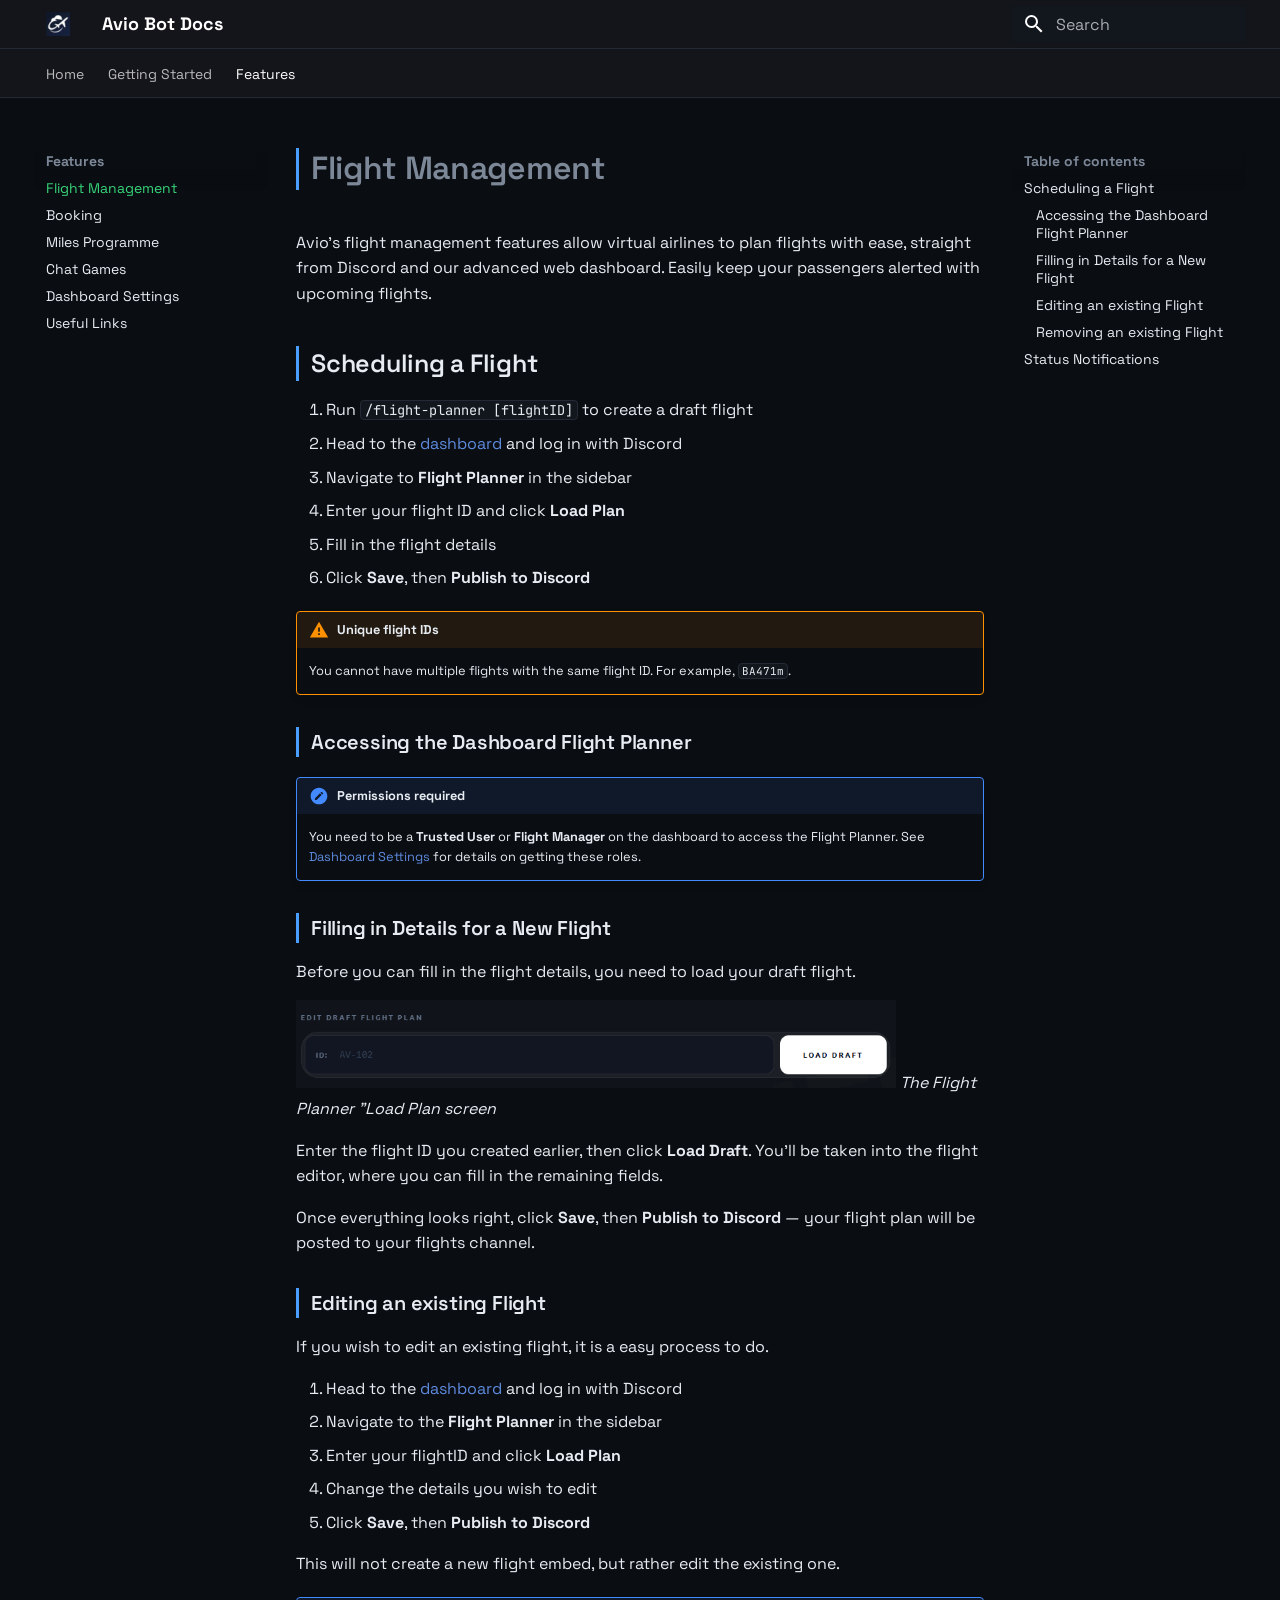
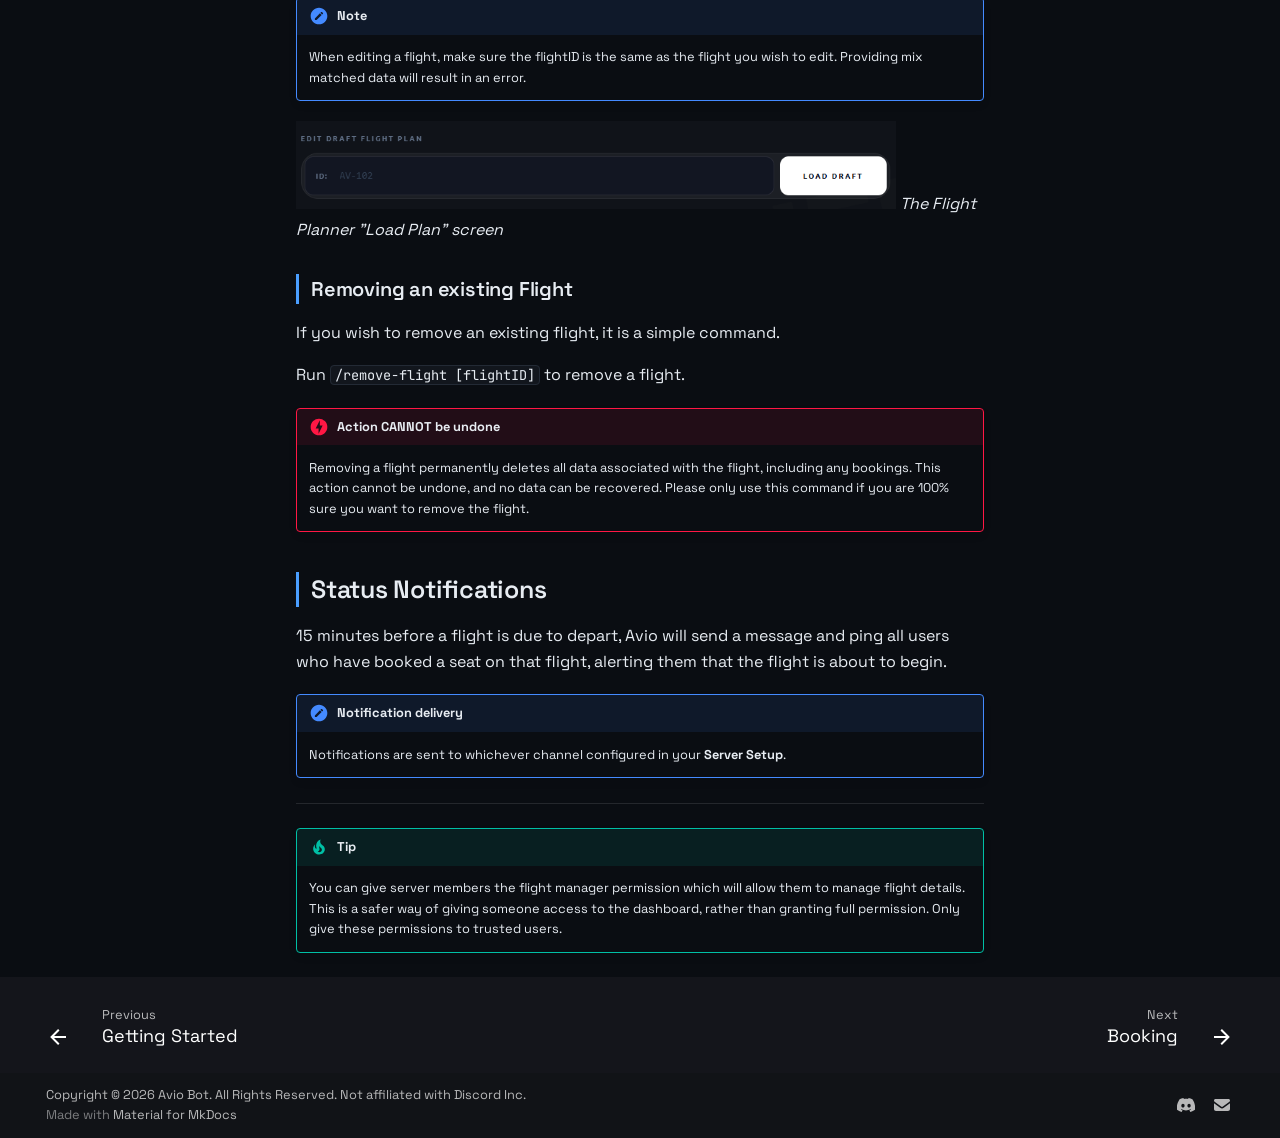
<file: features/flight-management/index.html>
<!doctype html>
<html lang="en" class="no-js">
  <head>
    
      <meta charset="utf-8">
      <meta name="viewport" content="width=device-width,initial-scale=1">
      
      
      
        <link rel="canonical" href="https://docs.aviobot.app/features/flight-management/">
      
      
        <link rel="prev" href="../../getting-started/">
      
      
        <link rel="next" href="../booking/">
      
      
        
      
      
      <link rel="icon" href="../../assets/images/favicon.png">
      <meta name="generator" content="mkdocs-1.6.1, mkdocs-material-9.8.0">
    
    
      
        <title>Flight Management - Avio Bot Docs</title>
      
    
    
      <link rel="stylesheet" href="../../assets/stylesheets/main.57a0d79d.min.css">
      
        
        <link rel="stylesheet" href="../../assets/stylesheets/palette.fb2fffe2.min.css">
      
      


    
    
      
    
    
      
        
        
        <link rel="preconnect" href="https://fonts.gstatic.com" crossorigin>
        <link rel="stylesheet" href="https://fonts.googleapis.com/css?family=Space+Grotesk:300,300i,400,400i,700,700i%7CJetBrains+Mono:400,400i,700,700i&display=fallback">
        <style>:root{--md-text-font:"Space Grotesk";--md-code-font:"JetBrains Mono"}</style>
      
    
    
      <link rel="stylesheet" href="../../stylesheets/extra.css">
    
    <script>__md_scope=new URL("../..",location),__md_hash=e=>[...e].reduce(((e,_)=>(e<<5)-e+_.charCodeAt(0)),0),__md_get=(e,_=localStorage,t=__md_scope)=>JSON.parse(_.getItem(t.pathname+"."+e)),__md_set=(e,_,t=localStorage,a=__md_scope)=>{try{t.setItem(a.pathname+"."+e,JSON.stringify(_))}catch(e){}}</script>
    
      

    
    
  </head>
  
  
    
    
    
    
    
    <body dir="ltr" data-md-color-scheme="slate" data-md-color-primary="black" data-md-color-accent="indigo">
  
    
    <input class="md-toggle" data-md-toggle="drawer" type="checkbox" id="__drawer" autocomplete="off">
    <input class="md-toggle" data-md-toggle="search" type="checkbox" id="__search" autocomplete="off">
    <label class="md-overlay" for="__drawer"></label>
    <div data-md-component="skip">
      
        
        <a href="#flight-management" class="md-skip">
          Skip to content
        </a>
      
    </div>
    <div data-md-component="announce">
      
    </div>
    
    
      

<header class="md-header" data-md-component="header">
  <nav class="md-header__inner md-grid" aria-label="Header">
    <a href="../.." title="Avio Bot Docs" class="md-header__button md-logo" aria-label="Avio Bot Docs" data-md-component="logo">
      
  <img src="../../images/avio-logo.png" alt="logo">

    </a>
    <label class="md-header__button md-icon" for="__drawer">
      
      <svg xmlns="http://www.w3.org/2000/svg" viewBox="0 0 24 24"><path d="M3 6h18v2H3zm0 5h18v2H3zm0 5h18v2H3z"/></svg>
    </label>
    <div class="md-header__title" data-md-component="header-title">
      <div class="md-header__ellipsis">
        <div class="md-header__topic">
          <span class="md-ellipsis">
            Avio Bot Docs
          </span>
        </div>
        <div class="md-header__topic" data-md-component="header-topic">
          <span class="md-ellipsis">
            
              Flight Management
            
          </span>
        </div>
      </div>
    </div>
    
      
    
    
    
    
      
      
        <label class="md-header__button md-icon" for="__search">
          
          <svg xmlns="http://www.w3.org/2000/svg" viewBox="0 0 24 24"><path d="M9.5 3A6.5 6.5 0 0 1 16 9.5c0 1.61-.59 3.09-1.56 4.23l.27.27h.79l5 5-1.5 1.5-5-5v-.79l-.27-.27A6.52 6.52 0 0 1 9.5 16 6.5 6.5 0 0 1 3 9.5 6.5 6.5 0 0 1 9.5 3m0 2C7 5 5 7 5 9.5S7 14 9.5 14 14 12 14 9.5 12 5 9.5 5"/></svg>
        </label>
        <div class="md-search" data-md-component="search" role="dialog">
  <label class="md-search__overlay" for="__search"></label>
  <div class="md-search__inner" role="search">
    <form class="md-search__form" name="search">
      <input type="text" class="md-search__input" name="query" aria-label="Search" placeholder="Search" autocapitalize="off" autocorrect="off" autocomplete="off" spellcheck="false" data-md-component="search-query" required>
      <label class="md-search__icon md-icon" for="__search">
        
        <svg xmlns="http://www.w3.org/2000/svg" viewBox="0 0 24 24"><path d="M9.5 3A6.5 6.5 0 0 1 16 9.5c0 1.61-.59 3.09-1.56 4.23l.27.27h.79l5 5-1.5 1.5-5-5v-.79l-.27-.27A6.52 6.52 0 0 1 9.5 16 6.5 6.5 0 0 1 3 9.5 6.5 6.5 0 0 1 9.5 3m0 2C7 5 5 7 5 9.5S7 14 9.5 14 14 12 14 9.5 12 5 9.5 5"/></svg>
        
        <svg xmlns="http://www.w3.org/2000/svg" viewBox="0 0 24 24"><path d="M20 11v2H8l5.5 5.5-1.42 1.42L4.16 12l7.92-7.92L13.5 5.5 8 11z"/></svg>
      </label>
      <nav class="md-search__options" aria-label="Search">
        
        <button type="reset" class="md-search__icon md-icon" title="Clear" aria-label="Clear" tabindex="-1">
          
          <svg xmlns="http://www.w3.org/2000/svg" viewBox="0 0 24 24"><path d="M19 6.41 17.59 5 12 10.59 6.41 5 5 6.41 10.59 12 5 17.59 6.41 19 12 13.41 17.59 19 19 17.59 13.41 12z"/></svg>
        </button>
      </nav>
      
        <div class="md-search__suggest" data-md-component="search-suggest"></div>
      
    </form>
    <div class="md-search__output">
      <div class="md-search__scrollwrap" tabindex="0" data-md-scrollfix>
        <div class="md-search-result" data-md-component="search-result">
          <div class="md-search-result__meta">
            Initializing search
          </div>
          <ol class="md-search-result__list" role="presentation"></ol>
        </div>
      </div>
    </div>
  </div>
</div>
      
    
    
  </nav>
  
</header>
    
    <div class="md-container" data-md-component="container">
      
      
        
          
            
<nav class="md-tabs" aria-label="Tabs" data-md-component="tabs">
  <div class="md-grid">
    <ul class="md-tabs__list">
      
        
  
  
  
  
    <li class="md-tabs__item">
      <a href="../.." class="md-tabs__link">
        
  
  
    
  
  Home

      </a>
    </li>
  

      
        
  
  
  
  
    <li class="md-tabs__item">
      <a href="../../getting-started/" class="md-tabs__link">
        
  
  
    
  
  Getting Started

      </a>
    </li>
  

      
        
  
  
  
    
  
  
    
    
      <li class="md-tabs__item md-tabs__item--active">
        <a href="./" class="md-tabs__link">
          
  
  
    
  
  Features

        </a>
      </li>
    
  

      
    </ul>
  </div>
</nav>
          
        
      
      <main class="md-main" data-md-component="main">
        <div class="md-main__inner md-grid">
          
            
              
              <div class="md-sidebar md-sidebar--primary" data-md-component="sidebar" data-md-type="navigation" >
                <div class="md-sidebar__scrollwrap">
                  <div class="md-sidebar__inner">
                    


  


<nav class="md-nav md-nav--primary md-nav--lifted" aria-label="Navigation" data-md-level="0">
  <label class="md-nav__title" for="__drawer">
    <a href="../.." title="Avio Bot Docs" class="md-nav__button md-logo" aria-label="Avio Bot Docs" data-md-component="logo">
      
  <img src="../../images/avio-logo.png" alt="logo">

    </a>
    Avio Bot Docs
  </label>
  
  <ul class="md-nav__list" data-md-scrollfix>
    
      
      
  
  
  
  
    <li class="md-nav__item">
      <a href="../.." class="md-nav__link">
        
  
  
  <span class="md-ellipsis">
    
  
    Home
  

    
  </span>
  
  

      </a>
    </li>
  

    
      
      
  
  
  
  
    <li class="md-nav__item">
      <a href="../../getting-started/" class="md-nav__link">
        
  
  
  <span class="md-ellipsis">
    
  
    Getting Started
  

    
  </span>
  
  

      </a>
    </li>
  

    
      
      
  
  
    
  
  
  
    
    
      
        
      
        
      
        
      
        
      
        
      
        
      
    
    
    
      
        
        
      
      
    
    
    <li class="md-nav__item md-nav__item--active md-nav__item--section md-nav__item--nested">
      
        
        
        <input class="md-nav__toggle md-toggle " type="checkbox" id="__nav_3" checked>
        
          
          <label class="md-nav__link" for="__nav_3" id="__nav_3_label" tabindex="">
            
  
  
  <span class="md-ellipsis">
    
  
    Features
  

    
  </span>
  
  

            <span class="md-nav__icon md-icon"></span>
          </label>
        
        <nav class="md-nav" data-md-level="1" aria-labelledby="__nav_3_label" aria-expanded="true">
          <label class="md-nav__title" for="__nav_3">
            <span class="md-nav__icon md-icon"></span>
            
  
    Features
  

          </label>
          <ul class="md-nav__list" data-md-scrollfix>
            
              
                
  
  
    
  
  
  
    <li class="md-nav__item md-nav__item--active">
      
      <input class="md-nav__toggle md-toggle" type="checkbox" id="__toc">
      
      
        
      
      
        <label class="md-nav__link md-nav__link--active" for="__toc">
          
  
  
  <span class="md-ellipsis">
    
  
    Flight Management
  

    
  </span>
  
  

          <span class="md-nav__icon md-icon"></span>
        </label>
      
      <a href="./" class="md-nav__link md-nav__link--active">
        
  
  
  <span class="md-ellipsis">
    
  
    Flight Management
  

    
  </span>
  
  

      </a>
      
        

<nav class="md-nav md-nav--secondary" aria-label="Table of contents">
  
  
  
    
  
  
    <label class="md-nav__title" for="__toc">
      <span class="md-nav__icon md-icon"></span>
      Table of contents
    </label>
    <ul class="md-nav__list" data-md-component="toc" data-md-scrollfix>
      
        <li class="md-nav__item">
  <a href="#scheduling-a-flight" class="md-nav__link">
    <span class="md-ellipsis">
      
        Scheduling a Flight
      
    </span>
  </a>
  
    <nav class="md-nav" aria-label="Scheduling a Flight">
      <ul class="md-nav__list">
        
          <li class="md-nav__item">
  <a href="#accessing-the-dashboard-flight-planner" class="md-nav__link">
    <span class="md-ellipsis">
      
        Accessing the Dashboard Flight Planner
      
    </span>
  </a>
  
</li>
        
          <li class="md-nav__item">
  <a href="#filling-in-details-for-a-new-flight" class="md-nav__link">
    <span class="md-ellipsis">
      
        Filling in Details for a New Flight
      
    </span>
  </a>
  
</li>
        
          <li class="md-nav__item">
  <a href="#editing-an-existing-flight" class="md-nav__link">
    <span class="md-ellipsis">
      
        Editing an existing Flight
      
    </span>
  </a>
  
</li>
        
          <li class="md-nav__item">
  <a href="#removing-an-existing-flight" class="md-nav__link">
    <span class="md-ellipsis">
      
        Removing an existing Flight
      
    </span>
  </a>
  
</li>
        
      </ul>
    </nav>
  
</li>
      
        <li class="md-nav__item">
  <a href="#status-notifications" class="md-nav__link">
    <span class="md-ellipsis">
      
        Status Notifications
      
    </span>
  </a>
  
</li>
      
    </ul>
  
</nav>
      
    </li>
  

              
            
              
                
  
  
  
  
    <li class="md-nav__item">
      <a href="../booking/" class="md-nav__link">
        
  
  
  <span class="md-ellipsis">
    
  
    Booking
  

    
  </span>
  
  

      </a>
    </li>
  

              
            
              
                
  
  
  
  
    <li class="md-nav__item">
      <a href="../miles-programme/" class="md-nav__link">
        
  
  
  <span class="md-ellipsis">
    
  
    Miles Programme
  

    
  </span>
  
  

      </a>
    </li>
  

              
            
              
                
  
  
  
  
    <li class="md-nav__item">
      <a href="../chatgames/" class="md-nav__link">
        
  
  
  <span class="md-ellipsis">
    
  
    Chat Games
  

    
  </span>
  
  

      </a>
    </li>
  

              
            
              
                
  
  
  
  
    <li class="md-nav__item">
      <a href="../dashboard-settings/" class="md-nav__link">
        
  
  
  <span class="md-ellipsis">
    
  
    Dashboard Settings
  

    
  </span>
  
  

      </a>
    </li>
  

              
            
              
                
  
  
  
  
    <li class="md-nav__item">
      <a href="../../useful-links/" class="md-nav__link">
        
  
  
  <span class="md-ellipsis">
    
  
    Useful Links
  

    
  </span>
  
  

      </a>
    </li>
  

              
            
          </ul>
        </nav>
      
    </li>
  

    
  </ul>
</nav>
                  </div>
                </div>
              </div>
            
            
              
              <div class="md-sidebar md-sidebar--secondary" data-md-component="sidebar" data-md-type="toc" >
                <div class="md-sidebar__scrollwrap">
                  <div class="md-sidebar__inner">
                    

<nav class="md-nav md-nav--secondary" aria-label="Table of contents">
  
  
  
    
  
  
    <label class="md-nav__title" for="__toc">
      <span class="md-nav__icon md-icon"></span>
      Table of contents
    </label>
    <ul class="md-nav__list" data-md-component="toc" data-md-scrollfix>
      
        <li class="md-nav__item">
  <a href="#scheduling-a-flight" class="md-nav__link">
    <span class="md-ellipsis">
      
        Scheduling a Flight
      
    </span>
  </a>
  
    <nav class="md-nav" aria-label="Scheduling a Flight">
      <ul class="md-nav__list">
        
          <li class="md-nav__item">
  <a href="#accessing-the-dashboard-flight-planner" class="md-nav__link">
    <span class="md-ellipsis">
      
        Accessing the Dashboard Flight Planner
      
    </span>
  </a>
  
</li>
        
          <li class="md-nav__item">
  <a href="#filling-in-details-for-a-new-flight" class="md-nav__link">
    <span class="md-ellipsis">
      
        Filling in Details for a New Flight
      
    </span>
  </a>
  
</li>
        
          <li class="md-nav__item">
  <a href="#editing-an-existing-flight" class="md-nav__link">
    <span class="md-ellipsis">
      
        Editing an existing Flight
      
    </span>
  </a>
  
</li>
        
          <li class="md-nav__item">
  <a href="#removing-an-existing-flight" class="md-nav__link">
    <span class="md-ellipsis">
      
        Removing an existing Flight
      
    </span>
  </a>
  
</li>
        
      </ul>
    </nav>
  
</li>
      
        <li class="md-nav__item">
  <a href="#status-notifications" class="md-nav__link">
    <span class="md-ellipsis">
      
        Status Notifications
      
    </span>
  </a>
  
</li>
      
    </ul>
  
</nav>
                  </div>
                </div>
              </div>
            
          
          
            <div class="md-content" data-md-component="content">
              
              <article class="md-content__inner md-typeset">
                
                  



<h1 id="flight-management">Flight Management</h1>
<p>Avio's flight management features allow virtual airlines to plan flights
with ease, straight from Discord and our advanced web dashboard. Easily
keep your passengers alerted with upcoming flights.</p>
<h2 id="scheduling-a-flight">Scheduling a Flight</h2>
<ol>
<li>Run <code>/flight-planner [flightID]</code> to create a draft flight</li>
<li>Head to the <a href="https://dashboard.aviobot.app">dashboard</a> and log in with Discord</li>
<li>Navigate to <strong>Flight Planner</strong> in the sidebar</li>
<li>Enter your flight ID and click <strong>Load Plan</strong></li>
<li>Fill in the flight details</li>
<li>Click <strong>Save</strong>, then <strong>Publish to Discord</strong></li>
</ol>
<div class="admonition warning">
<p class="admonition-title">Unique flight IDs</p>
<p>You cannot have multiple flights with the same flight ID. For example, <code>BA471m</code>.</p>
</div>
<h3 id="accessing-the-dashboard-flight-planner">Accessing the Dashboard Flight Planner</h3>
<div class="admonition note">
<p class="admonition-title">Permissions required</p>
<p>You need to be a <strong>Trusted User</strong> or <strong>Flight Manager</strong> on the dashboard
to access the Flight Planner. See <a href="../dashboard-settings.md">Dashboard Settings</a>
for details on getting these roles.</p>
</div>
<h3 id="filling-in-details-for-a-new-flight">Filling in Details for a New Flight</h3>
<p>Before you can fill in the flight details, you need to load your draft flight.</p>
<p><img alt="New Flight" src="../../images/avio-flight-new.png" width="600" />
<em>The Flight Planner "Load Plan screen</em></p>
<p>Enter the flight ID you created earlier, then click <strong>Load Draft</strong>. You'll
be taken into the flight editor, where you can fill in the remaining fields.</p>
<p>Once everything looks right, click <strong>Save</strong>, then <strong>Publish to Discord</strong> —
your flight plan will be posted to your flights channel.</p>
<h3 id="editing-an-existing-flight">Editing an existing Flight</h3>
<p>If you wish to edit an existing flight, it is a easy process to do.</p>
<ol>
<li>Head to the <a href="https://dashboard.aviobot.app">dashboard</a> and log in with Discord</li>
<li>Navigate to the <strong>Flight Planner</strong> in the sidebar</li>
<li>Enter your flightID and click <strong>Load Plan</strong></li>
<li>Change the details you wish to edit</li>
<li>Click <strong>Save</strong>, then <strong>Publish to Discord</strong></li>
</ol>
<p>This will not create a new flight embed, but rather edit the existing one.</p>
<div class="admonition note matching data fields required">
<p class="admonition-title">Note</p>
<p>When editing a flight, make sure the flightID is the same as the flight
you wish to edit. Providing mix matched data will result in an error.</p>
</div>
<p><img alt="Existing Flight" src="../../images/avio-flight-new.png" width="600" />
<em>The Flight Planner "Load Plan" screen</em></p>
<h3 id="removing-an-existing-flight">Removing an existing Flight</h3>
<p>If you wish to remove an existing flight, it is a simple command.</p>
<p>Run <code>/remove-flight [flightID]</code> to remove a flight.</p>
<div class="admonition danger">
<p class="admonition-title">Action CANNOT be undone</p>
<p>Removing a flight permanently deletes all data associated with the flight, including any bookings.
This action cannot be undone, and no data can be recovered.
Please only use this command if you are 100% sure you want to remove the flight.</p>
</div>
<h2 id="status-notifications">Status Notifications</h2>
<p>15 minutes before a flight is due to depart, Avio will send a message and ping all users who have booked a seat on that flight, 
alerting them that the flight is about to begin.</p>
<div class="admonition note">
<p class="admonition-title">Notification delivery</p>
<p>Notifications are sent to whichever channel configured in your <strong>Server Setup</strong>.</p>
</div>
<hr />
<div class="admonition tip">
<p class="admonition-title">Tip</p>
<p>You can give server members the flight manager permission which will allow them to manage flight details.
This is a safer way of giving someone access to the dashboard, rather than granting full permission.
Only give these permissions to trusted users.</p>
</div>












                
              </article>
            </div>
          
          
<script>var target=document.getElementById(location.hash.slice(1));target&&target.name&&(target.checked=target.name.startsWith("__tabbed_"))</script>
        </div>
        
          <button type="button" class="md-top md-icon" data-md-component="top" hidden>
  
  <svg xmlns="http://www.w3.org/2000/svg" viewBox="0 0 24 24"><path d="M13 20h-2V8l-5.5 5.5-1.42-1.42L12 4.16l7.92 7.92-1.42 1.42L13 8z"/></svg>
  Back to top
</button>
        
      </main>
      
        <footer class="md-footer">
  
    
      
      <nav class="md-footer__inner md-grid" aria-label="Footer" >
        
          
          <a href="../../getting-started/" class="md-footer__link md-footer__link--prev" aria-label="Previous: Getting Started">
            <div class="md-footer__button md-icon">
              
              <svg xmlns="http://www.w3.org/2000/svg" viewBox="0 0 24 24"><path d="M20 11v2H8l5.5 5.5-1.42 1.42L4.16 12l7.92-7.92L13.5 5.5 8 11z"/></svg>
            </div>
            <div class="md-footer__title">
              <span class="md-footer__direction">
                Previous
              </span>
              <div class="md-ellipsis">
                Getting Started
              </div>
            </div>
          </a>
        
        
          
          <a href="../booking/" class="md-footer__link md-footer__link--next" aria-label="Next: Booking">
            <div class="md-footer__title">
              <span class="md-footer__direction">
                Next
              </span>
              <div class="md-ellipsis">
                Booking
              </div>
            </div>
            <div class="md-footer__button md-icon">
              
              <svg xmlns="http://www.w3.org/2000/svg" viewBox="0 0 24 24"><path d="M4 11v2h12l-5.5 5.5 1.42 1.42L19.84 12l-7.92-7.92L10.5 5.5 16 11z"/></svg>
            </div>
          </a>
        
      </nav>
    
  
  <div class="md-footer-meta md-typeset">
    <div class="md-footer-meta__inner md-grid">
      <div class="md-copyright">
  
    <div class="md-copyright__highlight">
      Copyright &copy; 2026 Avio Bot. All Rights Reserved. Not affiliated with Discord Inc.
    </div>
  
  
    Made with
    <a href="https://squidfunk.github.io/mkdocs-material/" target="_blank" rel="noopener">
      Material for MkDocs
    </a>
  
</div>
      
        
<div class="md-social">
  
    
    
    
    
      
      
    
    <a href="https://aviobot.app/discord" target="_blank" rel="noopener" title="aviobot.app" class="md-social__link">
      <svg xmlns="http://www.w3.org/2000/svg" viewBox="0 0 576 512"><!--! Font Awesome Free 7.1.0 by @fontawesome - https://fontawesome.com License - https://fontawesome.com/license/free (Icons: CC BY 4.0, Fonts: SIL OFL 1.1, Code: MIT License) Copyright 2025 Fonticons, Inc.--><path d="M492.5 69.8c-.2-.3-.4-.6-.8-.7-38.1-17.5-78.4-30-119.7-37.1-.4-.1-.8 0-1.1.1s-.6.4-.8.8c-5.5 9.9-10.5 20.2-14.9 30.6-44.6-6.8-89.9-6.8-134.4 0-4.5-10.5-9.5-20.7-15.1-30.6-.2-.3-.5-.6-.8-.8s-.7-.2-1.1-.2C162.5 39 122.2 51.5 84.1 69c-.3.1-.6.4-.8.7C7.1 183.5-13.8 294.6-3.6 404.2c0 .3.1.5.2.8s.3.4.5.6c44.4 32.9 94 58 146.8 74.2.4.1.8.1 1.1 0s.7-.4.9-.7c11.3-15.4 21.4-31.8 30-48.8.1-.2.2-.5.2-.8s0-.5-.1-.8-.2-.5-.4-.6-.4-.3-.7-.4c-15.8-6.1-31.2-13.4-45.9-21.9-.3-.2-.5-.4-.7-.6s-.3-.6-.3-.9 0-.6.2-.9.3-.5.6-.7c3.1-2.3 6.2-4.7 9.1-7.1.3-.2.6-.4.9-.4s.7 0 1 .1c96.2 43.9 200.4 43.9 295.5 0 .3-.1.7-.2 1-.2s.7.2.9.4c2.9 2.4 6 4.9 9.1 7.2.2.2.4.4.6.7s.2.6.2.9-.1.6-.3.9-.4.5-.6.6c-14.7 8.6-30 15.9-45.9 21.8-.2.1-.5.2-.7.4s-.3.4-.4.7-.1.5-.1.8.1.5.2.8c8.8 17 18.8 33.3 30 48.8.2.3.6.6.9.7s.8.1 1.1 0c52.9-16.2 102.6-41.3 147.1-74.2.2-.2.4-.4.5-.6s.2-.5.2-.8c12.3-126.8-20.5-236.9-86.9-334.5zm-302 267.7c-29 0-52.8-26.6-52.8-59.2s23.4-59.2 52.8-59.2c29.7 0 53.3 26.8 52.8 59.2 0 32.7-23.4 59.2-52.8 59.2m195.4 0c-29 0-52.8-26.6-52.8-59.2s23.4-59.2 52.8-59.2c29.7 0 53.3 26.8 52.8 59.2 0 32.7-23.2 59.2-52.8 59.2"/></svg>
    </a>
  
    
    
    
    
    <a href="mailto:hello@aviobot.app" target="_blank" rel="noopener" title="" class="md-social__link">
      <svg xmlns="http://www.w3.org/2000/svg" viewBox="0 0 512 512"><!--! Font Awesome Free 7.1.0 by @fontawesome - https://fontawesome.com License - https://fontawesome.com/license/free (Icons: CC BY 4.0, Fonts: SIL OFL 1.1, Code: MIT License) Copyright 2025 Fonticons, Inc.--><path d="M48 64C21.5 64 0 85.5 0 112c0 15.1 7.1 29.3 19.2 38.4l208 156a48 48 0 0 0 57.6 0l208-156c12.1-9.1 19.2-23.3 19.2-38.4 0-26.5-21.5-48-48-48zM0 196v188c0 35.3 28.7 64 64 64h384c35.3 0 64-28.7 64-64V196L313.6 344.8c-34.1 25.6-81.1 25.6-115.2 0z"/></svg>
    </a>
  
</div>
      
    </div>
  </div>
</footer>
      
    </div>
    <div class="md-dialog" data-md-component="dialog">
      <div class="md-dialog__inner md-typeset"></div>
    </div>
    
    
    
      
      
      <script id="__config" type="application/json">{"annotate": null, "base": "../..", "features": ["navigation.tabs", "navigation.top", "navigation.indexes", "search.suggest", "content.code.copy", "toc.follow", "navigation.footer"], "search": "../../assets/javascripts/workers/search.a7633da7.min.js", "tags": null, "translations": {"clipboard.copied": "Copied to clipboard", "clipboard.copy": "Copy to clipboard", "search.result.more.one": "1 more on this page", "search.result.more.other": "# more on this page", "search.result.none": "No matching documents", "search.result.one": "1 matching document", "search.result.other": "# matching documents", "search.result.placeholder": "Type to start searching", "search.result.term.missing": "Missing", "select.version": "Select version"}, "version": null}</script>
    
    
      <script src="../../assets/javascripts/bundle.c21346df.min.js"></script>
      
    
  </body>
</html>
</file>
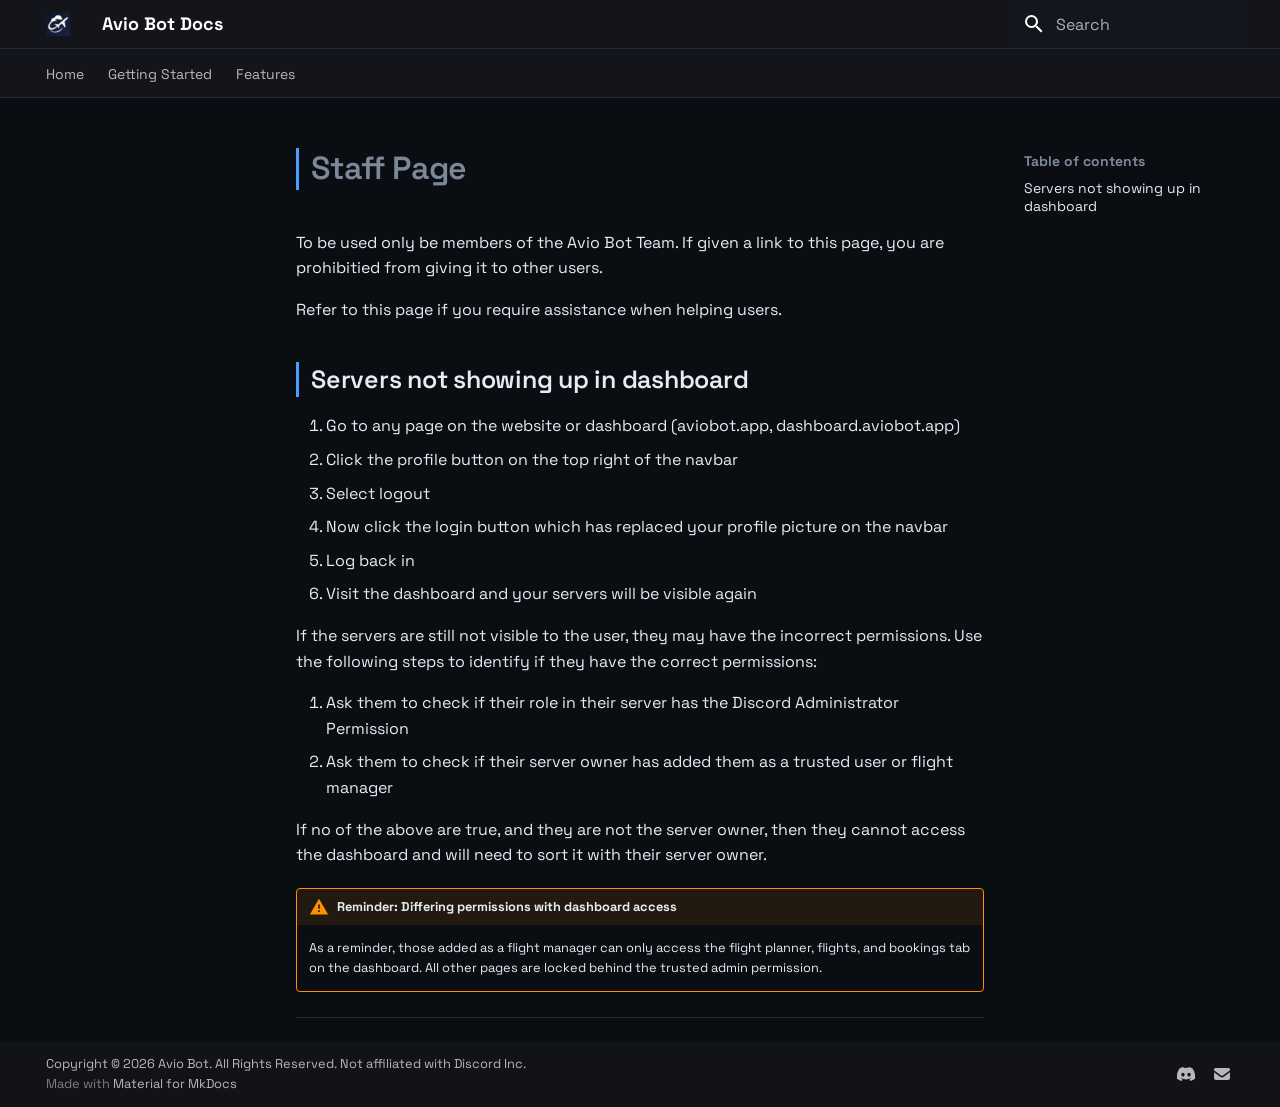
<file: internal/staff/index.html>
<!doctype html>
<html lang="en" class="no-js">
  <head>
    
      <meta charset="utf-8">
      <meta name="viewport" content="width=device-width,initial-scale=1">
      
      
      
        <link rel="canonical" href="https://docs.aviobot.app/internal/staff/">
      
      
      
      
        
      
      
      <link rel="icon" href="../../assets/images/favicon.png">
      <meta name="generator" content="mkdocs-1.6.1, mkdocs-material-9.8.0">
    
    
      
        <title>Staff Page - Avio Bot Docs</title>
      
    
    
      <link rel="stylesheet" href="../../assets/stylesheets/main.57a0d79d.min.css">
      
        
        <link rel="stylesheet" href="../../assets/stylesheets/palette.fb2fffe2.min.css">
      
      


    
    
      
    
    
      
        
        
        <link rel="preconnect" href="https://fonts.gstatic.com" crossorigin>
        <link rel="stylesheet" href="https://fonts.googleapis.com/css?family=Space+Grotesk:300,300i,400,400i,700,700i%7CJetBrains+Mono:400,400i,700,700i&display=fallback">
        <style>:root{--md-text-font:"Space Grotesk";--md-code-font:"JetBrains Mono"}</style>
      
    
    
      <link rel="stylesheet" href="../../stylesheets/extra.css">
    
    <script>__md_scope=new URL("../..",location),__md_hash=e=>[...e].reduce(((e,_)=>(e<<5)-e+_.charCodeAt(0)),0),__md_get=(e,_=localStorage,t=__md_scope)=>JSON.parse(_.getItem(t.pathname+"."+e)),__md_set=(e,_,t=localStorage,a=__md_scope)=>{try{t.setItem(a.pathname+"."+e,JSON.stringify(_))}catch(e){}}</script>
    
      

    
    
  </head>
  
  
    
    
    
    
    
    <body dir="ltr" data-md-color-scheme="slate" data-md-color-primary="black" data-md-color-accent="indigo">
  
    
    <input class="md-toggle" data-md-toggle="drawer" type="checkbox" id="__drawer" autocomplete="off">
    <input class="md-toggle" data-md-toggle="search" type="checkbox" id="__search" autocomplete="off">
    <label class="md-overlay" for="__drawer"></label>
    <div data-md-component="skip">
      
        
        <a href="#staff-page" class="md-skip">
          Skip to content
        </a>
      
    </div>
    <div data-md-component="announce">
      
    </div>
    
    
      

<header class="md-header" data-md-component="header">
  <nav class="md-header__inner md-grid" aria-label="Header">
    <a href="../.." title="Avio Bot Docs" class="md-header__button md-logo" aria-label="Avio Bot Docs" data-md-component="logo">
      
  <img src="../../images/avio-logo.png" alt="logo">

    </a>
    <label class="md-header__button md-icon" for="__drawer">
      
      <svg xmlns="http://www.w3.org/2000/svg" viewBox="0 0 24 24"><path d="M3 6h18v2H3zm0 5h18v2H3zm0 5h18v2H3z"/></svg>
    </label>
    <div class="md-header__title" data-md-component="header-title">
      <div class="md-header__ellipsis">
        <div class="md-header__topic">
          <span class="md-ellipsis">
            Avio Bot Docs
          </span>
        </div>
        <div class="md-header__topic" data-md-component="header-topic">
          <span class="md-ellipsis">
            
              Staff Page
            
          </span>
        </div>
      </div>
    </div>
    
      
    
    
    
    
      
      
        <label class="md-header__button md-icon" for="__search">
          
          <svg xmlns="http://www.w3.org/2000/svg" viewBox="0 0 24 24"><path d="M9.5 3A6.5 6.5 0 0 1 16 9.5c0 1.61-.59 3.09-1.56 4.23l.27.27h.79l5 5-1.5 1.5-5-5v-.79l-.27-.27A6.52 6.52 0 0 1 9.5 16 6.5 6.5 0 0 1 3 9.5 6.5 6.5 0 0 1 9.5 3m0 2C7 5 5 7 5 9.5S7 14 9.5 14 14 12 14 9.5 12 5 9.5 5"/></svg>
        </label>
        <div class="md-search" data-md-component="search" role="dialog">
  <label class="md-search__overlay" for="__search"></label>
  <div class="md-search__inner" role="search">
    <form class="md-search__form" name="search">
      <input type="text" class="md-search__input" name="query" aria-label="Search" placeholder="Search" autocapitalize="off" autocorrect="off" autocomplete="off" spellcheck="false" data-md-component="search-query" required>
      <label class="md-search__icon md-icon" for="__search">
        
        <svg xmlns="http://www.w3.org/2000/svg" viewBox="0 0 24 24"><path d="M9.5 3A6.5 6.5 0 0 1 16 9.5c0 1.61-.59 3.09-1.56 4.23l.27.27h.79l5 5-1.5 1.5-5-5v-.79l-.27-.27A6.52 6.52 0 0 1 9.5 16 6.5 6.5 0 0 1 3 9.5 6.5 6.5 0 0 1 9.5 3m0 2C7 5 5 7 5 9.5S7 14 9.5 14 14 12 14 9.5 12 5 9.5 5"/></svg>
        
        <svg xmlns="http://www.w3.org/2000/svg" viewBox="0 0 24 24"><path d="M20 11v2H8l5.5 5.5-1.42 1.42L4.16 12l7.92-7.92L13.5 5.5 8 11z"/></svg>
      </label>
      <nav class="md-search__options" aria-label="Search">
        
        <button type="reset" class="md-search__icon md-icon" title="Clear" aria-label="Clear" tabindex="-1">
          
          <svg xmlns="http://www.w3.org/2000/svg" viewBox="0 0 24 24"><path d="M19 6.41 17.59 5 12 10.59 6.41 5 5 6.41 10.59 12 5 17.59 6.41 19 12 13.41 17.59 19 19 17.59 13.41 12z"/></svg>
        </button>
      </nav>
      
        <div class="md-search__suggest" data-md-component="search-suggest"></div>
      
    </form>
    <div class="md-search__output">
      <div class="md-search__scrollwrap" tabindex="0" data-md-scrollfix>
        <div class="md-search-result" data-md-component="search-result">
          <div class="md-search-result__meta">
            Initializing search
          </div>
          <ol class="md-search-result__list" role="presentation"></ol>
        </div>
      </div>
    </div>
  </div>
</div>
      
    
    
  </nav>
  
</header>
    
    <div class="md-container" data-md-component="container">
      
      
        
          
            
<nav class="md-tabs" aria-label="Tabs" data-md-component="tabs">
  <div class="md-grid">
    <ul class="md-tabs__list">
      
        
  
  
  
  
    <li class="md-tabs__item">
      <a href="../.." class="md-tabs__link">
        
  
  
    
  
  Home

      </a>
    </li>
  

      
        
  
  
  
  
    <li class="md-tabs__item">
      <a href="../../getting-started/" class="md-tabs__link">
        
  
  
    
  
  Getting Started

      </a>
    </li>
  

      
        
  
  
  
  
    
    
      <li class="md-tabs__item">
        <a href="../../features/flight-management/" class="md-tabs__link">
          
  
  
    
  
  Features

        </a>
      </li>
    
  

      
    </ul>
  </div>
</nav>
          
        
      
      <main class="md-main" data-md-component="main">
        <div class="md-main__inner md-grid">
          
            
              
              <div class="md-sidebar md-sidebar--primary" data-md-component="sidebar" data-md-type="navigation" >
                <div class="md-sidebar__scrollwrap">
                  <div class="md-sidebar__inner">
                    


  


<nav class="md-nav md-nav--primary md-nav--lifted" aria-label="Navigation" data-md-level="0">
  <label class="md-nav__title" for="__drawer">
    <a href="../.." title="Avio Bot Docs" class="md-nav__button md-logo" aria-label="Avio Bot Docs" data-md-component="logo">
      
  <img src="../../images/avio-logo.png" alt="logo">

    </a>
    Avio Bot Docs
  </label>
  
  <ul class="md-nav__list" data-md-scrollfix>
    
      
      
  
  
  
  
    <li class="md-nav__item">
      <a href="../.." class="md-nav__link">
        
  
  
  <span class="md-ellipsis">
    
  
    Home
  

    
  </span>
  
  

      </a>
    </li>
  

    
      
      
  
  
  
  
    <li class="md-nav__item">
      <a href="../../getting-started/" class="md-nav__link">
        
  
  
  <span class="md-ellipsis">
    
  
    Getting Started
  

    
  </span>
  
  

      </a>
    </li>
  

    
      
      
  
  
  
  
    
    
      
        
      
        
      
        
      
        
      
        
      
        
      
    
    
    
      
      
    
    
    <li class="md-nav__item md-nav__item--nested">
      
        
        
        <input class="md-nav__toggle md-toggle " type="checkbox" id="__nav_3" >
        
          
          <label class="md-nav__link" for="__nav_3" id="__nav_3_label" tabindex="0">
            
  
  
  <span class="md-ellipsis">
    
  
    Features
  

    
  </span>
  
  

            <span class="md-nav__icon md-icon"></span>
          </label>
        
        <nav class="md-nav" data-md-level="1" aria-labelledby="__nav_3_label" aria-expanded="false">
          <label class="md-nav__title" for="__nav_3">
            <span class="md-nav__icon md-icon"></span>
            
  
    Features
  

          </label>
          <ul class="md-nav__list" data-md-scrollfix>
            
              
                
  
  
  
  
    <li class="md-nav__item">
      <a href="../../features/flight-management/" class="md-nav__link">
        
  
  
  <span class="md-ellipsis">
    
  
    Flight Management
  

    
  </span>
  
  

      </a>
    </li>
  

              
            
              
                
  
  
  
  
    <li class="md-nav__item">
      <a href="../../features/booking/" class="md-nav__link">
        
  
  
  <span class="md-ellipsis">
    
  
    Booking
  

    
  </span>
  
  

      </a>
    </li>
  

              
            
              
                
  
  
  
  
    <li class="md-nav__item">
      <a href="../../features/miles-programme/" class="md-nav__link">
        
  
  
  <span class="md-ellipsis">
    
  
    Miles Programme
  

    
  </span>
  
  

      </a>
    </li>
  

              
            
              
                
  
  
  
  
    <li class="md-nav__item">
      <a href="../../features/chatgames/" class="md-nav__link">
        
  
  
  <span class="md-ellipsis">
    
  
    Chat Games
  

    
  </span>
  
  

      </a>
    </li>
  

              
            
              
                
  
  
  
  
    <li class="md-nav__item">
      <a href="../../features/dashboard-settings/" class="md-nav__link">
        
  
  
  <span class="md-ellipsis">
    
  
    Dashboard Settings
  

    
  </span>
  
  

      </a>
    </li>
  

              
            
              
                
  
  
  
  
    <li class="md-nav__item">
      <a href="../../useful-links/" class="md-nav__link">
        
  
  
  <span class="md-ellipsis">
    
  
    Useful Links
  

    
  </span>
  
  

      </a>
    </li>
  

              
            
          </ul>
        </nav>
      
    </li>
  

    
  </ul>
</nav>
                  </div>
                </div>
              </div>
            
            
              
              <div class="md-sidebar md-sidebar--secondary" data-md-component="sidebar" data-md-type="toc" >
                <div class="md-sidebar__scrollwrap">
                  <div class="md-sidebar__inner">
                    

<nav class="md-nav md-nav--secondary" aria-label="Table of contents">
  
  
  
    
  
  
    <label class="md-nav__title" for="__toc">
      <span class="md-nav__icon md-icon"></span>
      Table of contents
    </label>
    <ul class="md-nav__list" data-md-component="toc" data-md-scrollfix>
      
        <li class="md-nav__item">
  <a href="#servers-not-showing-up-in-dashboard" class="md-nav__link">
    <span class="md-ellipsis">
      
        Servers not showing up in dashboard
      
    </span>
  </a>
  
</li>
      
    </ul>
  
</nav>
                  </div>
                </div>
              </div>
            
          
          
            <div class="md-content" data-md-component="content">
              
              <article class="md-content__inner md-typeset">
                
                  



<h1 id="staff-page">Staff Page</h1>
<p>To be used only be members of the Avio Bot Team. If given a link to this page, you are prohibitied from
giving it to other users.</p>
<p>Refer to this page if you require assistance when helping users.</p>
<h2 id="servers-not-showing-up-in-dashboard">Servers not showing up in dashboard</h2>
<ol>
<li>Go to any page on the website or dashboard (aviobot.app, dashboard.aviobot.app)</li>
<li>Click the profile button on the top right of the navbar</li>
<li>Select logout</li>
<li>Now click the login button which has replaced your profile picture on the navbar</li>
<li>Log back in</li>
<li>Visit the dashboard and your servers will be visible again</li>
</ol>
<p>If the servers are still not visible to the user, they may have the incorrect permissions.
Use the following steps to identify if they have the correct permissions:</p>
<ol>
<li>Ask them to check if their role in their server has the Discord Administrator Permission</li>
<li>Ask them to check if their server owner has added them as a trusted user or flight manager</li>
</ol>
<p>If no of the above are true, and they are not the server owner, then they cannot access the dashboard and will need to sort it with their server owner.</p>
<div class="admonition warning">
<p class="admonition-title">Reminder: Differing permissions with dashboard access</p>
<p>As a reminder, those added as a flight manager can only access the flight planner, flights, and bookings tab on the dashboard.
All other pages are locked behind the trusted admin permission.</p>
</div>
<hr />












                
              </article>
            </div>
          
          
<script>var target=document.getElementById(location.hash.slice(1));target&&target.name&&(target.checked=target.name.startsWith("__tabbed_"))</script>
        </div>
        
          <button type="button" class="md-top md-icon" data-md-component="top" hidden>
  
  <svg xmlns="http://www.w3.org/2000/svg" viewBox="0 0 24 24"><path d="M13 20h-2V8l-5.5 5.5-1.42-1.42L12 4.16l7.92 7.92-1.42 1.42L13 8z"/></svg>
  Back to top
</button>
        
      </main>
      
        <footer class="md-footer">
  
    
  
  <div class="md-footer-meta md-typeset">
    <div class="md-footer-meta__inner md-grid">
      <div class="md-copyright">
  
    <div class="md-copyright__highlight">
      Copyright &copy; 2026 Avio Bot. All Rights Reserved. Not affiliated with Discord Inc.
    </div>
  
  
    Made with
    <a href="https://squidfunk.github.io/mkdocs-material/" target="_blank" rel="noopener">
      Material for MkDocs
    </a>
  
</div>
      
        
<div class="md-social">
  
    
    
    
    
      
      
    
    <a href="https://aviobot.app/discord" target="_blank" rel="noopener" title="aviobot.app" class="md-social__link">
      <svg xmlns="http://www.w3.org/2000/svg" viewBox="0 0 576 512"><!--! Font Awesome Free 7.1.0 by @fontawesome - https://fontawesome.com License - https://fontawesome.com/license/free (Icons: CC BY 4.0, Fonts: SIL OFL 1.1, Code: MIT License) Copyright 2025 Fonticons, Inc.--><path d="M492.5 69.8c-.2-.3-.4-.6-.8-.7-38.1-17.5-78.4-30-119.7-37.1-.4-.1-.8 0-1.1.1s-.6.4-.8.8c-5.5 9.9-10.5 20.2-14.9 30.6-44.6-6.8-89.9-6.8-134.4 0-4.5-10.5-9.5-20.7-15.1-30.6-.2-.3-.5-.6-.8-.8s-.7-.2-1.1-.2C162.5 39 122.2 51.5 84.1 69c-.3.1-.6.4-.8.7C7.1 183.5-13.8 294.6-3.6 404.2c0 .3.1.5.2.8s.3.4.5.6c44.4 32.9 94 58 146.8 74.2.4.1.8.1 1.1 0s.7-.4.9-.7c11.3-15.4 21.4-31.8 30-48.8.1-.2.2-.5.2-.8s0-.5-.1-.8-.2-.5-.4-.6-.4-.3-.7-.4c-15.8-6.1-31.2-13.4-45.9-21.9-.3-.2-.5-.4-.7-.6s-.3-.6-.3-.9 0-.6.2-.9.3-.5.6-.7c3.1-2.3 6.2-4.7 9.1-7.1.3-.2.6-.4.9-.4s.7 0 1 .1c96.2 43.9 200.4 43.9 295.5 0 .3-.1.7-.2 1-.2s.7.2.9.4c2.9 2.4 6 4.9 9.1 7.2.2.2.4.4.6.7s.2.6.2.9-.1.6-.3.9-.4.5-.6.6c-14.7 8.6-30 15.9-45.9 21.8-.2.1-.5.2-.7.4s-.3.4-.4.7-.1.5-.1.8.1.5.2.8c8.8 17 18.8 33.3 30 48.8.2.3.6.6.9.7s.8.1 1.1 0c52.9-16.2 102.6-41.3 147.1-74.2.2-.2.4-.4.5-.6s.2-.5.2-.8c12.3-126.8-20.5-236.9-86.9-334.5zm-302 267.7c-29 0-52.8-26.6-52.8-59.2s23.4-59.2 52.8-59.2c29.7 0 53.3 26.8 52.8 59.2 0 32.7-23.4 59.2-52.8 59.2m195.4 0c-29 0-52.8-26.6-52.8-59.2s23.4-59.2 52.8-59.2c29.7 0 53.3 26.8 52.8 59.2 0 32.7-23.2 59.2-52.8 59.2"/></svg>
    </a>
  
    
    
    
    
    <a href="mailto:hello@aviobot.app" target="_blank" rel="noopener" title="" class="md-social__link">
      <svg xmlns="http://www.w3.org/2000/svg" viewBox="0 0 512 512"><!--! Font Awesome Free 7.1.0 by @fontawesome - https://fontawesome.com License - https://fontawesome.com/license/free (Icons: CC BY 4.0, Fonts: SIL OFL 1.1, Code: MIT License) Copyright 2025 Fonticons, Inc.--><path d="M48 64C21.5 64 0 85.5 0 112c0 15.1 7.1 29.3 19.2 38.4l208 156a48 48 0 0 0 57.6 0l208-156c12.1-9.1 19.2-23.3 19.2-38.4 0-26.5-21.5-48-48-48zM0 196v188c0 35.3 28.7 64 64 64h384c35.3 0 64-28.7 64-64V196L313.6 344.8c-34.1 25.6-81.1 25.6-115.2 0z"/></svg>
    </a>
  
</div>
      
    </div>
  </div>
</footer>
      
    </div>
    <div class="md-dialog" data-md-component="dialog">
      <div class="md-dialog__inner md-typeset"></div>
    </div>
    
    
    
      
      
      <script id="__config" type="application/json">{"annotate": null, "base": "../..", "features": ["navigation.tabs", "navigation.top", "navigation.indexes", "search.suggest", "content.code.copy", "toc.follow", "navigation.footer"], "search": "../../assets/javascripts/workers/search.a7633da7.min.js", "tags": null, "translations": {"clipboard.copied": "Copied to clipboard", "clipboard.copy": "Copy to clipboard", "search.result.more.one": "1 more on this page", "search.result.more.other": "# more on this page", "search.result.none": "No matching documents", "search.result.one": "1 matching document", "search.result.other": "# matching documents", "search.result.placeholder": "Type to start searching", "search.result.term.missing": "Missing", "select.version": "Select version"}, "version": null}</script>
    
    
      <script src="../../assets/javascripts/bundle.c21346df.min.js"></script>
      
    
  </body>
</html>
</file>
<file: stylesheets/extra.css>
:root > * {
  --md-primary-fg-color: #0a0d12;
  --md-primary-fg-color--dark: #0a0d12;
  --md-primary-fg-color--light: #0a0d12;
}

[data-md-color-scheme="slate"] {
  --md-default-bg-color: #0a0d12;
  --md-default-fg-color: #e7ecf2;
  --md-default-fg-color--light: #7c8797;
  --md-default-fg-color--lighter: #4a5568;

  --md-typeset-a-color: #5fa8ff;

  --md-code-bg-color: #12161d;
  --md-code-fg-color: #e7ecf2;

  --md-accent-fg-color: #37d67a;
}

.md-header {
  background-color: #12161d;
  border-bottom: 1px solid #232a35;
}

.md-tabs {
  background-color: #0a0d12;
  border-bottom: 1px solid #232a35;
}

.md-nav__link--active,
.md-nav__link:focus,
.md-nav__link:hover {
  color: #37d67a !important;
}

.md-typeset h1,
.md-typeset h2,
.md-typeset h3 {
  font-family: 'Space Grotesk', sans-serif;
  font-weight: 600;
  border-left: 3px solid #4a9eff;
  padding-left: 12px;
}

.md-typeset code {
  border: 1px solid #232a35;
  border-radius: 4px;
}

.md-search__input {
  background-color: #12161d;
}
</file>
<file: assets/stylesheets/main.57a0d79d.min.css>
@charset "UTF-8";html{box-sizing:border-box;-webkit-text-size-adjust:none;-moz-text-size-adjust:none;text-size-adjust:none}*,:after,:before{box-sizing:inherit}@media(prefers-reduced-motion){*,:after,:before{transition:none!important}}body{margin:0;-webkit-font-smoothing:antialiased;-moz-osx-font-smoothing:grayscale;--md-text-font-family:var(--md-text-font, _),
    -apple-system, BlinkMacSystemFont, Helvetica, Arial, sans-serif;--md-code-font-family:var(--md-code-font, _),
    SFMono-Regular, Consolas, Menlo, monospace}.md-typeset code:not(.focus-visible),a,button,input,label{-webkit-tap-highlight-color:transparent}a{color:inherit;text-decoration:none}hr{box-sizing:initial;display:block;height:.05rem;padding:0;overflow:visible;border:0}small{font-size:80%}sub,sup{line-height:1em}img{border-style:none}table{border-spacing:0;border-collapse:initial}td,th{font-weight:400;vertical-align:top}button{padding:0;margin:0;font-family:inherit;font-size:inherit;background:#0000;border:0}input{border:0;outline:none}:root{--md-primary-fg-color:#4051b5;--md-primary-fg-color--light:#5d6cc0;--md-primary-fg-color--dark:#303fa1;--md-primary-bg-color:#fff;--md-primary-bg-color--light:#ffffffb3;--md-accent-fg-color:#526cfe;--md-accent-fg-color--transparent:#526cfe1a;--md-accent-bg-color:#fff;--md-accent-bg-color--light:#ffffffb3;--md-typeset-table-sort-icon:url("data:image/svg+xml;charset=utf-8,<svg xmlns='http://www.w3.org/2000/svg' viewBox='0 0 24 24'><path d='m18 21-4-4h3V7h-3l4-4 4 4h-3v10h3M2 19v-2h10v2M2 13v-2h7v2M2 7V5h4v2z'/></svg>");--md-typeset-table-sort-icon--asc:url("data:image/svg+xml;charset=utf-8,<svg xmlns='http://www.w3.org/2000/svg' viewBox='0 0 24 24'><path d='M19 17h3l-4 4-4-4h3V3h2M2 17h10v2H2M6 5v2H2V5m0 6h7v2H2z'/></svg>");--md-typeset-table-sort-icon--desc:url("data:image/svg+xml;charset=utf-8,<svg xmlns='http://www.w3.org/2000/svg' viewBox='0 0 24 24'><path d='M19 7h3l-4-4-4 4h3v14h2M2 17h10v2H2M6 5v2H2V5m0 6h7v2H2z'/></svg>")}[data-md-color-scheme=default]{color-scheme:light}[data-md-color-scheme=default] img[src$="#gh-dark-mode-only"],[data-md-color-scheme=default] img[src$="#only-dark"]{display:none}:root,[data-md-color-scheme=default]{--md-hue:225deg;--md-default-fg-color:#000000de;--md-default-fg-color--light:#0000008a;--md-default-fg-color--lighter:#00000052;--md-default-fg-color--lightest:#00000012;--md-default-bg-color:#fff;--md-default-bg-color--light:#ffffffb3;--md-default-bg-color--lighter:#ffffff4d;--md-default-bg-color--lightest:#ffffff1f;--md-code-fg-color:#36464e;--md-code-bg-color:#f5f5f5;--md-code-bg-color--light:#f5f5f5b3;--md-code-bg-color--lighter:#f5f5f54d;--md-code-hl-color:#4287ff;--md-code-hl-color--light:#4287ff1a;--md-code-hl-number-color:#d52a2a;--md-code-hl-special-color:#db1457;--md-code-hl-function-color:#a846b9;--md-code-hl-constant-color:#6e59d9;--md-code-hl-keyword-color:#3f6ec6;--md-code-hl-string-color:#1c7d4d;--md-code-hl-name-color:var(--md-code-fg-color);--md-code-hl-operator-color:var(--md-default-fg-color--light);--md-code-hl-punctuation-color:var(--md-default-fg-color--light);--md-code-hl-comment-color:var(--md-default-fg-color--light);--md-code-hl-generic-color:var(--md-default-fg-color--light);--md-code-hl-variable-color:var(--md-default-fg-color--light);--md-typeset-color:var(--md-default-fg-color);--md-typeset-a-color:var(--md-primary-fg-color);--md-typeset-del-color:#f5503d26;--md-typeset-ins-color:#0bd57026;--md-typeset-kbd-color:#fafafa;--md-typeset-kbd-accent-color:#fff;--md-typeset-kbd-border-color:#b8b8b8;--md-typeset-mark-color:#ffff0080;--md-typeset-table-color:#0000001f;--md-typeset-table-color--light:#00000009;--md-admonition-fg-color:var(--md-default-fg-color);--md-admonition-bg-color:var(--md-default-bg-color);--md-warning-fg-color:#000000de;--md-warning-bg-color:#ff9;--md-footer-fg-color:#fff;--md-footer-fg-color--light:#ffffffb3;--md-footer-fg-color--lighter:#ffffff73;--md-footer-bg-color:#000000de;--md-footer-bg-color--dark:#00000052;--md-shadow-z1:0 0.2rem 0.5rem #0000000d,
    0 0 0.05rem #0000001a;--md-shadow-z2:0 0.2rem 0.5rem #0000001a,
    0 0 0.05rem #00000040;--md-shadow-z3:0 0.2rem 0.5rem #0003,
    0 0 0.05rem #00000059}.md-icon svg{display:block;width:1.2rem;height:1.2rem;fill:currentcolor}aside,body,input{font-family:var(--md-text-font-family);font-feature-settings:"kern","liga";color:var(--md-typeset-color)}code,kbd,pre{font-family:var(--md-code-font-family);font-feature-settings:"kern"}.md-typeset{font-size:.8rem;line-height:1.6;overflow-wrap:break-word;-webkit-print-color-adjust:exact;color-adjust:exact}@media print{.md-typeset{font-size:.68rem}.md-typeset code,.md-typeset kbd,.md-typeset pre{white-space:pre-wrap}}.md-typeset blockquote,.md-typeset dl,.md-typeset figure,.md-typeset ol,.md-typeset pre,.md-typeset ul{margin-top:1em;margin-bottom:1em}.md-typeset h1{margin:0 0 1.25em;font-size:2em;line-height:1.3;color:var(--md-default-fg-color--light)}.md-typeset h1,.md-typeset h2{font-weight:300;letter-spacing:-.01em}.md-typeset h2{margin:1.6em 0 .64em;font-size:1.5625em;line-height:1.4}.md-typeset h3{margin:1.6em 0 .8em;font-size:1.25em;font-weight:400;line-height:1.5;letter-spacing:-.01em}.md-typeset h2+h3{margin-top:.8em}.md-typeset h4{margin:1em 0;font-weight:700;letter-spacing:-.01em}.md-typeset h5,.md-typeset h6{margin:1.25em 0;font-size:.8em;font-weight:700;color:var(--md-default-fg-color--light);letter-spacing:-.01em}.md-typeset h5{text-transform:uppercase}.md-typeset h5 code{text-transform:none}.md-typeset hr{display:flow-root;margin:1.5em 0;border-bottom:.05rem solid var(--md-default-fg-color--lightest)}.md-typeset a{color:var(--md-typeset-a-color);word-break:break-word}.md-typeset a,.md-typeset a:before{transition:color 125ms}.md-typeset a:focus,.md-typeset a:hover{color:var(--md-accent-fg-color)}.md-typeset a:focus code,.md-typeset a:hover code{color:var(--md-accent-fg-color);background-color:var(--md-accent-fg-color--transparent)}.md-typeset a code{color:var(--md-typeset-a-color)}.md-typeset a.focus-visible{outline-color:var(--md-accent-fg-color);outline-offset:.2rem}.md-typeset code,.md-typeset kbd,.md-typeset pre{font-variant-ligatures:none;color:var(--md-code-fg-color);direction:ltr;transition:background-color 125ms}.md-typeset code{padding:0 .2941176471em;font-size:.85em;word-break:break-word;background-color:var(--md-code-bg-color);border-radius:.1rem;-webkit-box-decoration-break:clone;box-decoration-break:clone;transition:color 125ms,background-color 125ms}.md-typeset code:not(.focus-visible){outline:none}.md-typeset pre{position:relative;display:flow-root;line-height:1.4}.md-typeset pre>code{display:block;padding:.7720588235em 1.1764705882em;margin:0;overflow:auto;word-break:normal;touch-action:auto;scrollbar-color:var(--md-default-fg-color--lighter) #0000;scrollbar-width:thin;outline-color:var(--md-accent-fg-color);box-shadow:none;-webkit-box-decoration-break:slice;box-decoration-break:slice}.md-typeset pre>code:hover{scrollbar-color:var(--md-accent-fg-color) #0000}.md-typeset pre>code::-webkit-scrollbar{width:.2rem;height:.2rem}.md-typeset pre>code::-webkit-scrollbar-thumb{background-color:var(--md-default-fg-color--lighter)}.md-typeset pre>code::-webkit-scrollbar-thumb:hover{background-color:var(--md-accent-fg-color)}.md-typeset kbd{display:inline-block;padding:0 .6666666667em;font-size:.75em;color:var(--md-default-fg-color);word-break:break-word;vertical-align:text-top;background-color:var(--md-typeset-kbd-color);border-radius:.1rem;box-shadow:0 .1rem 0 .05rem var(--md-typeset-kbd-border-color),0 .1rem 0 var(--md-typeset-kbd-border-color),0 -.1rem .2rem var(--md-typeset-kbd-accent-color) inset}.md-typeset mark{color:inherit;word-break:break-word;background-color:var(--md-typeset-mark-color);-webkit-box-decoration-break:clone;box-decoration-break:clone}.md-typeset abbr{text-decoration:none;cursor:help}.md-typeset [data-preview],.md-typeset abbr{border-bottom:.05rem dotted var(--md-default-fg-color--light)}.md-typeset small{opacity:.75}[dir=ltr] .md-typeset sub,[dir=ltr] .md-typeset sup{margin-left:.078125em}[dir=rtl] .md-typeset sub,[dir=rtl] .md-typeset sup{margin-right:.078125em}[dir=ltr] .md-typeset blockquote{padding-left:.6rem;border-left:.2rem solid var(--md-default-fg-color--lighter)}[dir=rtl] .md-typeset blockquote{padding-right:.6rem;border-right:.2rem solid var(--md-default-fg-color--lighter)}.md-typeset blockquote{margin-left:0;margin-right:0;color:var(--md-default-fg-color--light)}.md-typeset ul{list-style-type:disc}.md-typeset ul[type]{list-style-type:revert-layer}[dir=ltr] .md-typeset ol,[dir=ltr] .md-typeset ol li ol,[dir=ltr] .md-typeset ol li ul,[dir=ltr] .md-typeset ul,[dir=ltr] .md-typeset ul li ol,[dir=ltr] .md-typeset ul li ul{margin-left:.625em}[dir=rtl] .md-typeset ol,[dir=rtl] .md-typeset ol li ol,[dir=rtl] .md-typeset ol li ul,[dir=rtl] .md-typeset ul,[dir=rtl] .md-typeset ul li ol,[dir=rtl] .md-typeset ul li ul{margin-right:.625em}.md-typeset ol,.md-typeset ul{padding:0}.md-typeset ol:not([hidden]),.md-typeset ul:not([hidden]){display:flow-root}.md-typeset ol ol,.md-typeset ul ol{list-style-type:lower-alpha}.md-typeset ol ol ol,.md-typeset ul ol ol{list-style-type:lower-roman}.md-typeset ol ol ol ol,.md-typeset ul ol ol ol{list-style-type:upper-alpha}.md-typeset ol ol ol ol ol,.md-typeset ul ol ol ol ol{list-style-type:upper-roman}.md-typeset ol[type],.md-typeset ul[type]{list-style-type:revert-layer}[dir=ltr] .md-typeset ol li,[dir=ltr] .md-typeset ul li{margin-left:1.25em}[dir=rtl] .md-typeset ol li,[dir=rtl] .md-typeset ul li{margin-right:1.25em}.md-typeset ol li,.md-typeset ul li{margin-bottom:.5em}.md-typeset ol li blockquote,.md-typeset ol li p,.md-typeset ul li blockquote,.md-typeset ul li p{margin:.5em 0}.md-typeset ol li:last-child,.md-typeset ul li:last-child{margin-bottom:0}.md-typeset ol li ol,.md-typeset ol li ul,.md-typeset ul li ol,.md-typeset ul li ul{margin-top:.5em;margin-bottom:.5em}[dir=ltr] .md-typeset dd{margin-left:1.875em}[dir=rtl] .md-typeset dd{margin-right:1.875em}.md-typeset dd{margin-top:1em;margin-bottom:1.5em}.md-typeset img,.md-typeset svg,.md-typeset video{max-width:100%;height:auto}.md-typeset img[align=left]{margin:1em 1em 1em 0}.md-typeset img[align=right]{margin:1em 0 1em 1em}.md-typeset img[align]:only-child{margin-top:0}.md-typeset figure{display:flow-root;width:fit-content;max-width:100%;margin:1em auto;text-align:center}.md-typeset figure img{display:block;margin:0 auto}.md-typeset figcaption{max-width:24rem;margin:1em auto;font-style:italic}.md-typeset iframe{max-width:100%}.md-typeset table:not([class]){display:inline-block;max-width:100%;overflow:auto;font-size:.64rem;touch-action:auto;background-color:var(--md-default-bg-color);border:.05rem solid var(--md-typeset-table-color);border-radius:.1rem}@media print{.md-typeset table:not([class]){display:table}}.md-typeset table:not([class])+*{margin-top:1.5em}.md-typeset table:not([class]) td>:first-child,.md-typeset table:not([class]) th>:first-child{margin-top:0}.md-typeset table:not([class]) td>:last-child,.md-typeset table:not([class]) th>:last-child{margin-bottom:0}.md-typeset table:not([class]) td:not([align]),.md-typeset table:not([class]) th:not([align]){text-align:left}[dir=rtl] .md-typeset table:not([class]) td:not([align]),[dir=rtl] .md-typeset table:not([class]) th:not([align]){text-align:right}.md-typeset table:not([class]) th{min-width:5rem;padding:.9375em 1.25em;font-weight:700;vertical-align:top}.md-typeset table:not([class]) td{padding:.9375em 1.25em;vertical-align:top;border-top:.05rem solid var(--md-typeset-table-color)}.md-typeset table:not([class]) tbody tr{transition:background-color 125ms}.md-typeset table:not([class]) tbody tr:hover{background-color:var(--md-typeset-table-color--light);box-shadow:0 .05rem 0 var(--md-default-bg-color) inset}.md-typeset table:not([class]) a{word-break:normal}.md-typeset table th[role=columnheader]{cursor:pointer}[dir=ltr] .md-typeset table th[role=columnheader]:after{margin-left:.5em}[dir=rtl] .md-typeset table th[role=columnheader]:after{margin-right:.5em}.md-typeset table th[role=columnheader]:after{display:inline-block;width:1.2em;height:1.2em;vertical-align:text-bottom;content:"";-webkit-mask-image:var(--md-typeset-table-sort-icon);mask-image:var(--md-typeset-table-sort-icon);-webkit-mask-repeat:no-repeat;mask-repeat:no-repeat;-webkit-mask-size:contain;mask-size:contain;transition:background-color 125ms}.md-typeset table th[role=columnheader]:hover:after{background-color:var(--md-default-fg-color--lighter)}.md-typeset table th[role=columnheader][aria-sort=ascending]:after{background-color:var(--md-default-fg-color--light);-webkit-mask-image:var(--md-typeset-table-sort-icon--asc);mask-image:var(--md-typeset-table-sort-icon--asc)}.md-typeset table th[role=columnheader][aria-sort=descending]:after{background-color:var(--md-default-fg-color--light);-webkit-mask-image:var(--md-typeset-table-sort-icon--desc);mask-image:var(--md-typeset-table-sort-icon--desc)}.md-typeset__scrollwrap{margin:1em -.8rem;overflow-x:auto;touch-action:auto}.md-typeset__table{display:inline-block;padding:0 .8rem;margin-bottom:.5em}@media print{.md-typeset__table{display:block}}html .md-typeset__table table{display:table;width:100%;margin:0;overflow:hidden}@media screen and (max-width:44.984375em){.md-content__inner>pre{margin:1em -.8rem}.md-content__inner>pre code{border-radius:0}}.md-typeset .md-author{position:relative;display:block;flex-shrink:0;width:1.6rem;height:1.6rem;overflow:hidden;border-radius:100%;transition:color 125ms,transform 125ms}.md-typeset .md-author img{display:block}.md-typeset .md-author--more{font-size:.6rem;font-weight:700;line-height:1.6rem;color:var(--md-default-fg-color--lighter);text-align:center;background:var(--md-default-fg-color--lightest)}.md-typeset .md-author--long{width:2.4rem;height:2.4rem}.md-typeset a.md-author{transform:scale(1)}.md-typeset a.md-author img{filter:grayscale(100%) opacity(75%);border-radius:100%;transition:filter 125ms}.md-typeset a.md-author:focus,.md-typeset a.md-author:hover{z-index:1;transform:scale(1.1)}.md-typeset a.md-author:focus img,.md-typeset a.md-author:hover img{filter:grayscale(0)}.md-banner{overflow:auto;color:var(--md-footer-fg-color);background-color:var(--md-footer-bg-color)}@media print{.md-banner{display:none}}.md-banner--warning{color:var(--md-warning-fg-color);background-color:var(--md-warning-bg-color)}.md-banner__inner{padding:0 .8rem;margin:.6rem auto;font-size:.7rem}[dir=ltr] .md-banner__button{float:right}[dir=rtl] .md-banner__button{float:left}.md-banner__button{color:inherit;cursor:pointer;transition:opacity .25s}.no-js .md-banner__button{display:none}.md-banner__button:hover{opacity:.7}html{height:100%;overflow-x:hidden;font-size:125%}@media screen and (min-width:100em){html{font-size:137.5%}}@media screen and (min-width:125em){html{font-size:150%}}body{position:relative;display:flex;flex-direction:column;width:100%;min-height:100%;font-size:.5rem;background-color:var(--md-default-bg-color)}@media print{body{display:block}}@media screen and (max-width:59.984375em){body[data-md-scrolllock]{position:fixed}}.md-grid{max-width:61rem;margin-left:auto;margin-right:auto}.md-container{display:flex;flex-grow:1;flex-direction:column}@media print{.md-container{display:block}}.md-main{flex-grow:1}.md-main__inner{display:flex;height:100%;margin-top:1.5rem}.md-ellipsis{overflow:hidden;text-overflow:ellipsis}.md-toggle{display:none}.md-option{position:absolute;width:0;height:0;opacity:0}.md-option:checked+label:not([hidden]){display:block}.md-option.focus-visible+label{outline-style:auto;outline-color:var(--md-accent-fg-color)}.md-skip{position:fixed;z-index:-1;padding:.3rem .5rem;margin:.5rem;font-size:.64rem;color:var(--md-default-bg-color);background-color:var(--md-default-fg-color);border-radius:.1rem;outline-color:var(--md-accent-fg-color);opacity:0;transform:translateY(.4rem)}.md-skip:focus{z-index:10;opacity:1;transition:transform .25s cubic-bezier(.4,0,.2,1),opacity 175ms 75ms;transform:translateY(0)}@page{margin:25mm}:root{--md-clipboard-icon:url("data:image/svg+xml;charset=utf-8,<svg xmlns='http://www.w3.org/2000/svg' viewBox='0 0 24 24'><path d='M19 21H8V7h11m0-2H8a2 2 0 0 0-2 2v14a2 2 0 0 0 2 2h11a2 2 0 0 0 2-2V7a2 2 0 0 0-2-2m-3-4H4a2 2 0 0 0-2 2v14h2V3h12z'/></svg>");--md-code-select-icon:url("data:image/svg+xml;charset=utf-8,<svg xmlns='http://www.w3.org/2000/svg' viewBox='0 0 24 24'><path d='M19 19h-4v2h4c1.1 0 2-.9 2-2v-4h-2m0-12h-4v2h4v4h2V5c0-1.1-.9-2-2-2M5 5h4V3H5c-1.1 0-2 .9-2 2v4h2m0 6H3v4c0 1.1.9 2 2 2h4v-2H5zm2-4h2v2H7zm4 0h2v2h-2zm4 0h2v2h-2zM7 7h2v2H7zm4 0h2v2h-2zm4 0h2v2h-2zm-8 8h2v2H7zm4 0h2v2h-2zm4 0h2v2h-2z'/></svg>");--md-code-copy-icon:url("data:image/svg+xml;charset=utf-8,<svg xmlns='http://www.w3.org/2000/svg' viewBox='0 0 24 24'><path d='M19 21H8V7h11m0-2H8a2 2 0 0 0-2 2v14a2 2 0 0 0 2 2h11a2 2 0 0 0 2-2V7a2 2 0 0 0-2-2m-3-4H4a2 2 0 0 0-2 2v14h2V3h12z'/></svg>")}.md-clipboard{z-index:1;width:1.5em;height:1.5em;color:var(--md-default-fg-color--lightest);cursor:pointer;border-radius:.1rem;outline-color:var(--md-accent-fg-color);outline-offset:.1rem;transition:color .25s}@media print{.md-clipboard{display:none}}.md-clipboard:not(.focus-visible){outline:none;-webkit-tap-highlight-color:transparent}:hover>.md-clipboard{color:var(--md-default-fg-color--light)}.md-clipboard:focus,.md-clipboard:hover{color:var(--md-accent-fg-color)}.md-clipboard:after{display:block;width:1.125em;height:1.125em;margin:0 auto;content:"";background-color:currentcolor;-webkit-mask-image:var(--md-clipboard-icon);mask-image:var(--md-clipboard-icon);-webkit-mask-repeat:no-repeat;mask-repeat:no-repeat;-webkit-mask-position:center;mask-position:center;-webkit-mask-size:contain;mask-size:contain}.md-clipboard--inline{cursor:pointer}.md-clipboard--inline code{transition:color .25s,background-color .25s}.md-clipboard--inline:focus code,.md-clipboard--inline:hover code{color:var(--md-accent-fg-color);background-color:var(--md-accent-fg-color--transparent)}.md-typeset .md-code__content{display:grid}.md-code__nav{position:absolute;top:.25em;right:.25em;z-index:1;display:flex;gap:.2rem;padding:.2rem;background-color:var(--md-code-bg-color--lighter);border-radius:.1rem;transition:background-color .25s}:hover>.md-code__nav{background-color:var(--md-code-bg-color--light)}.md-code__button{display:block;width:1.5em;height:1.5em;color:var(--md-default-fg-color--lightest);cursor:pointer;outline-color:var(--md-accent-fg-color);outline-offset:.1rem;transition:color .25s}:hover>*>.md-code__button{color:var(--md-default-fg-color--light)}.md-code__button.focus-visible,.md-code__button:hover{color:var(--md-accent-fg-color)}.md-code__button--active{color:var(--md-default-fg-color)!important}.md-code__button:after{display:block;width:1.125em;height:1.125em;margin:0 auto;content:"";background-color:currentcolor;-webkit-mask-repeat:no-repeat;mask-repeat:no-repeat;-webkit-mask-position:center;mask-position:center;-webkit-mask-size:contain;mask-size:contain}.md-code__button[data-md-type=select]:after{-webkit-mask-image:var(--md-code-select-icon);mask-image:var(--md-code-select-icon)}.md-code__button[data-md-type=copy]:after{-webkit-mask-image:var(--md-code-copy-icon);mask-image:var(--md-code-copy-icon)}@keyframes consent{0%{opacity:0;transform:translateY(100%)}to{opacity:1;transform:translateY(0)}}@keyframes overlay{0%{opacity:0}to{opacity:1}}.md-consent__overlay{position:fixed;top:0;z-index:5;width:100%;height:100%;background-color:#0000008a;-webkit-backdrop-filter:blur(.1rem);backdrop-filter:blur(.1rem);opacity:1;animation:overlay .25s both}.md-consent__inner{position:fixed;bottom:0;z-index:5;width:100%;max-height:100%;padding:0;overflow:auto;background-color:var(--md-default-bg-color);border:0;border-radius:.1rem;box-shadow:0 0 .2rem #0000001a,0 .2rem .4rem #0003;animation:consent .5s cubic-bezier(.1,.7,.1,1) both}.md-consent__form{padding:.8rem}.md-consent__settings{display:none;margin:1em 0}input:checked+.md-consent__settings{display:block}.md-consent__controls{margin-bottom:.8rem}.md-typeset .md-consent__controls .md-button{display:inline}@media screen and (max-width:44.984375em){.md-typeset .md-consent__controls .md-button{display:block;width:100%;margin-top:.4rem;text-align:center}}.md-consent label{cursor:pointer}.md-content{flex-grow:1;min-width:0}.md-content__inner{padding-top:.6rem;margin:0 .8rem 1.2rem}@media screen and (min-width:76.25em){[dir=ltr] .md-sidebar--primary:not([hidden])~.md-content>.md-content__inner,[dir=rtl] .md-sidebar--secondary:not([hidden])~.md-content>.md-content__inner{margin-left:1.2rem}[dir=ltr] .md-sidebar--secondary:not([hidden])~.md-content>.md-content__inner,[dir=rtl] .md-sidebar--primary:not([hidden])~.md-content>.md-content__inner{margin-right:1.2rem}}.md-content__inner:before{display:block;height:.4rem;content:""}.md-content__inner>:last-child{margin-bottom:0}[dir=ltr] .md-content__button{float:right;margin-left:.4rem}[dir=rtl] .md-content__button{float:left;margin-right:.4rem}.md-content__button{padding:0;margin:.4rem 0}@media print{.md-content__button{display:none}}.md-typeset .md-content__button{color:var(--md-default-fg-color--lighter)}.md-content__button svg{display:inline;vertical-align:top}[dir=rtl] .md-content__button svg{transform:scaleX(-1)}[dir=ltr] .md-dialog{right:.8rem}[dir=rtl] .md-dialog{left:.8rem}.md-dialog{position:fixed;bottom:.8rem;z-index:4;min-width:11.1rem;padding:.4rem .6rem;pointer-events:none;background-color:var(--md-default-fg-color);border-radius:.1rem;box-shadow:var(--md-shadow-z3);opacity:0;transition:transform 0s .4s,opacity .4s;transform:translateY(100%)}@media print{.md-dialog{display:none}}.md-dialog--active{pointer-events:auto;opacity:1;transition:transform .4s cubic-bezier(.075,.85,.175,1),opacity .4s;transform:translateY(0)}.md-dialog__inner{font-size:.7rem;color:var(--md-default-bg-color)}.md-feedback{margin:2em 0 1em;text-align:center}.md-feedback fieldset{padding:0;margin:0;border:none}.md-feedback__title{margin:1em auto;font-weight:700}.md-feedback__inner{position:relative}.md-feedback__list{position:relative;display:flex;flex-wrap:wrap;place-content:baseline center}.md-feedback__list:hover .md-icon:not(:disabled){color:var(--md-default-fg-color--lighter)}:disabled .md-feedback__list{min-height:1.8rem}.md-feedback__icon{flex-shrink:0;margin:0 .1rem;color:var(--md-default-fg-color--light);cursor:pointer;transition:color 125ms}.md-feedback__icon:not(:disabled).md-icon:hover{color:var(--md-accent-fg-color)}.md-feedback__icon:disabled{color:var(--md-default-fg-color--lightest);pointer-events:none}.md-feedback__note{position:relative;opacity:0;transition:transform .4s cubic-bezier(.1,.7,.1,1),opacity .15s;transform:translateY(.4rem)}.md-feedback__note>*{max-width:16rem;margin:0 auto}:disabled .md-feedback__note{opacity:1;transform:translateY(0)}@media print{.md-feedback,.md-footer{display:none}}.md-footer{color:var(--md-footer-fg-color);background-color:var(--md-footer-bg-color)}.md-footer__inner{justify-content:space-between;padding:.2rem;overflow:auto}.md-footer__inner:not([hidden]){display:flex}.md-footer__link{display:flex;flex-grow:.01;align-items:end;max-width:100%;margin-top:1rem;margin-bottom:.4rem;overflow:hidden;outline-color:var(--md-accent-fg-color);transition:opacity .25s}.md-footer__link:focus,.md-footer__link:hover{opacity:.7}[dir=rtl] .md-footer__link svg{transform:scaleX(-1)}@media screen and (max-width:44.984375em){.md-footer__link--prev{flex-shrink:0}.md-footer__link--prev .md-footer__title{display:none}}[dir=ltr] .md-footer__link--next{margin-left:auto}.md-footer__link--next{text-align:right}[dir=rtl] .md-footer__link--next{margin-right:auto;text-align:left}.md-footer__title{flex-grow:1;max-width:calc(100% - 2.4rem);padding:0 1rem;margin-bottom:.7rem;font-size:.9rem;white-space:nowrap}.md-footer__button{padding:.4rem;margin:.2rem}.md-footer__direction{font-size:.64rem;opacity:.7}.md-footer-meta{background-color:var(--md-footer-bg-color--dark)}.md-footer-meta__inner{display:flex;flex-wrap:wrap;justify-content:space-between;padding:.2rem}html .md-footer-meta.md-typeset a{color:var(--md-footer-fg-color--light)}html .md-footer-meta.md-typeset a:focus,html .md-footer-meta.md-typeset a:hover{color:var(--md-footer-fg-color)}.md-copyright{width:100%;padding:.4rem 0;margin:auto .6rem;font-size:.64rem;color:var(--md-footer-fg-color--lighter)}.md-copyright__highlight{color:var(--md-footer-fg-color--light)}.md-social{display:inline-flex;gap:.2rem;padding:.2rem 0 .6rem;margin:0 .4rem}@media screen and (min-width:45em){.md-copyright{width:auto}.md-social{padding:.6rem 0}}.md-social__link{display:inline-block;width:1.6rem;height:1.6rem;text-align:center}.md-social__link:before{line-height:1.9}.md-social__link svg{max-height:.8rem;vertical-align:-25%;fill:currentcolor}.md-typeset .md-button{display:inline-block;padding:.625em 2em;font-weight:700;color:var(--md-primary-fg-color);cursor:pointer;border:.1rem solid;border-radius:.1rem;transition:color 125ms,background-color 125ms,border-color 125ms}.md-typeset .md-button--primary{color:var(--md-primary-bg-color);background-color:var(--md-primary-fg-color);border-color:var(--md-primary-fg-color)}.md-typeset .md-button:focus,.md-typeset .md-button:hover{color:var(--md-accent-bg-color);background-color:var(--md-accent-fg-color);border-color:var(--md-accent-fg-color)}[dir=ltr] .md-typeset .md-input,[dir=rtl] .md-typeset .md-input{border-top-left-radius:.1rem}[dir=ltr] .md-typeset .md-input,[dir=rtl] .md-typeset .md-input{border-top-right-radius:.1rem}.md-typeset .md-input{height:1.8rem;padding:0 .6rem;font-size:.8rem;border-bottom:.1rem solid var(--md-default-fg-color--lighter);box-shadow:var(--md-shadow-z1);transition:border .25s,box-shadow .25s}.md-typeset .md-input:focus,.md-typeset .md-input:hover{border-bottom-color:var(--md-accent-fg-color);box-shadow:var(--md-shadow-z2)}.md-typeset .md-input--stretch{width:100%}.md-header{position:sticky;left:0;right:0;top:0;z-index:4;display:block;color:var(--md-primary-bg-color);background-color:var(--md-primary-fg-color);box-shadow:0 0 .2rem #0000,0 .2rem .4rem #0000}@media print{.md-header{display:none}}.md-header[hidden]{transition:transform .25s cubic-bezier(.8,0,.6,1),box-shadow .25s;transform:translateY(-100%)}.md-header--shadow{box-shadow:0 0 .2rem #0000001a,0 .2rem .4rem #0003;transition:transform .25s cubic-bezier(.1,.7,.1,1),box-shadow .25s}.md-header__inner{display:flex;align-items:center;padding:0 .2rem}.md-header__button{position:relative;z-index:1;padding:.4rem;margin:.2rem;color:currentcolor;vertical-align:middle;cursor:pointer;outline-color:var(--md-accent-fg-color);transition:opacity .25s}.md-header__button:hover{opacity:.7}.md-header__button:not([hidden]){display:inline-block}.md-header__button:not(.focus-visible){outline:none;-webkit-tap-highlight-color:transparent}.md-header__button.md-logo{padding:.4rem;margin:.2rem}@media screen and (max-width:76.234375em){.md-header__button.md-logo{display:none}}.md-header__button.md-logo img,.md-header__button.md-logo svg{display:block;width:auto;height:1.2rem;fill:currentcolor}@media screen and (min-width:60em){.md-header__button[for=__search]{display:none}}.no-js .md-header__button[for=__search]{display:none}[dir=rtl] .md-header__button[for=__search] svg{transform:scaleX(-1)}@media screen and (min-width:76.25em){.md-header__button[for=__drawer]{display:none}}.md-header__topic{position:absolute;display:flex;max-width:100%;white-space:nowrap;transition:transform .4s cubic-bezier(.1,.7,.1,1),opacity .15s}.md-header__topic+.md-header__topic{z-index:-1;pointer-events:none;opacity:0;transition:transform .4s cubic-bezier(1,.7,.1,.1),opacity .15s;transform:translateX(1.25rem)}[dir=rtl] .md-header__topic+.md-header__topic{transform:translateX(-1.25rem)}.md-draft,.md-header__topic:first-child,.md-nav__title{font-weight:700}[dir=ltr] .md-header__title{margin-left:1rem;margin-right:.4rem}[dir=rtl] .md-header__title{margin-right:1rem;margin-left:.4rem}.md-header__title{flex-grow:1;height:2.4rem;font-size:.9rem;line-height:2.4rem}.md-header__title--active .md-header__topic{z-index:-1;pointer-events:none;opacity:0;transition:transform .4s cubic-bezier(1,.7,.1,.1),opacity .15s;transform:translateX(-1.25rem)}[dir=rtl] .md-header__title--active .md-header__topic{transform:translateX(1.25rem)}.md-header__title--active .md-header__topic+.md-header__topic{z-index:0;pointer-events:auto;opacity:1;transition:transform .4s cubic-bezier(.1,.7,.1,1),opacity .15s;transform:translateX(0)}.md-header__title>.md-header__ellipsis{position:relative;width:100%;height:100%}.md-header__option{display:flex;flex-shrink:0;max-width:100%;white-space:nowrap;transition:max-width 0s .25s,opacity .25s .25s}[data-md-toggle=search]:checked~.md-header .md-header__option{max-width:0;opacity:0;transition:max-width,opacity}.md-header__option>input{bottom:0}.md-header__source{display:none}@media screen and (min-width:60em){[dir=ltr] .md-header__source{margin-left:1rem}[dir=rtl] .md-header__source{margin-right:1rem}.md-header__source{display:block;width:11.7rem;max-width:11.7rem}}@media screen and (min-width:76.25em){[dir=ltr] .md-header__source{margin-left:1.4rem}[dir=rtl] .md-header__source{margin-right:1.4rem}}.md-meta{font-size:.7rem;line-height:1.3;color:var(--md-default-fg-color--light)}.md-meta__list{display:inline-flex;flex-wrap:wrap;padding:0;margin:0;list-style:none}.md-meta__item:not(:last-child):after{margin-left:.2rem;margin-right:.2rem;content:"·"}.md-meta__link{color:var(--md-typeset-a-color)}.md-meta__link:focus,.md-meta__link:hover{color:var(--md-accent-fg-color)}.md-draft{display:inline-block;padding-left:.5714285714em;padding-right:.5714285714em;color:#fff;background-color:#ff1744;border-radius:.125em}:root{--md-nav-icon--prev:url("data:image/svg+xml;charset=utf-8,<svg xmlns='http://www.w3.org/2000/svg' viewBox='0 0 24 24'><path d='M20 11v2H8l5.5 5.5-1.42 1.42L4.16 12l7.92-7.92L13.5 5.5 8 11z'/></svg>");--md-nav-icon--next:url("data:image/svg+xml;charset=utf-8,<svg xmlns='http://www.w3.org/2000/svg' viewBox='0 0 24 24'><path d='M8.59 16.58 13.17 12 8.59 7.41 10 6l6 6-6 6z'/></svg>");--md-toc-icon:url("data:image/svg+xml;charset=utf-8,<svg xmlns='http://www.w3.org/2000/svg' viewBox='0 0 24 24'><path d='M3 9h14V7H3zm0 4h14v-2H3zm0 4h14v-2H3zm16 0h2v-2h-2zm0-10v2h2V7zm0 6h2v-2h-2z'/></svg>");--md-path-icon:url("data:image/svg+xml;charset=utf-8,<svg xmlns='http://www.w3.org/2000/svg' viewBox='0 0 24 24'><path d='M8.59 16.58 13.17 12 8.59 7.41 10 6l6 6-6 6z'/></svg>");--md-post-pin-icon:url("data:image/svg+xml;charset=utf-8,<svg xmlns='http://www.w3.org/2000/svg' viewBox='0 0 24 24'><path d='M16 12V4h1V2H7v2h1v8l-2 2v2h5.2v6h1.6v-6H18v-2z'/></svg>");--md-progress-value:0;--md-progress-delay:400ms;--md-search-result-icon:url("data:image/svg+xml;charset=utf-8,<svg xmlns='http://www.w3.org/2000/svg' viewBox='0 0 24 24'><path d='M14 2H6a2 2 0 0 0-2 2v16a2 2 0 0 0 2 2h7c-.41-.25-.8-.56-1.14-.9-.33-.33-.61-.7-.86-1.1H6V4h7v5h5v1.18c.71.16 1.39.43 2 .82V8zm6.31 16.9c1.33-2.11.69-4.9-1.4-6.22-2.11-1.33-4.91-.68-6.22 1.4-1.34 2.11-.69 4.89 1.4 6.22 1.46.93 3.32.93 4.79.02L22 23.39 23.39 22zm-3.81.1a2.5 2.5 0 0 1-2.5-2.5 2.5 2.5 0 0 1 2.5-2.5 2.5 2.5 0 0 1 2.5 2.5 2.5 2.5 0 0 1-2.5 2.5'/></svg>")}.md-nav,.md-nav__link .md-typeset{font-size:.7rem;line-height:1.3}.md-nav__title{display:block;padding:0 .6rem;overflow:hidden;color:var(--md-default-fg-color--light);text-overflow:ellipsis}.md-nav__title .md-nav__button{display:none}.md-nav__title .md-nav__button img{width:auto;height:100%}.md-nav__title .md-nav__button.md-logo img,.md-nav__title .md-nav__button.md-logo svg{display:block;width:auto;max-width:100%;height:2.4rem;object-fit:contain;fill:currentcolor}.md-nav__list{padding:0;margin:0;list-style:none}.md-nav__link{display:flex;gap:.4rem;align-items:flex-start;margin-top:.625em;scroll-snap-align:start;transition:color 125ms}.md-nav__link--passed,.md-nav__link--passed code{color:var(--md-default-fg-color--light)}.md-nav__item .md-nav__link--active,.md-nav__item .md-nav__link--active code{color:var(--md-typeset-a-color)}.md-nav__link .md-ellipsis{position:relative}.md-nav__link .md-ellipsis code{word-break:normal}[dir=ltr] .md-nav__link .md-icon:last-child{margin-left:auto}[dir=rtl] .md-nav__link .md-icon:last-child{margin-right:auto}.md-nav__link svg{position:relative;flex-shrink:0;height:1.3em;fill:currentcolor}.md-nav__link[for]:focus,.md-nav__link[for]:hover,.md-nav__link[href]:focus,.md-nav__link[href]:hover{color:var(--md-accent-fg-color);cursor:pointer}.md-nav__link[for]:focus code,.md-nav__link[for]:hover code,.md-nav__link[href]:focus code,.md-nav__link[href]:hover code{color:var(--md-accent-fg-color);background-color:var(--md-accent-fg-color--transparent)}.md-nav__link.focus-visible,.md-pagination__link.focus-visible{outline-color:var(--md-accent-fg-color);outline-offset:.2rem}.md-nav--primary .md-nav__link[for=__toc]{display:none}.md-nav--primary .md-nav__link[for=__toc] .md-icon:after{display:block;width:100%;height:100%;background-color:currentcolor;-webkit-mask-image:var(--md-toc-icon);mask-image:var(--md-toc-icon)}.md-nav--primary .md-nav__link[for=__toc]~.md-nav,.md-nav__source{display:none}.md-nav__container>.md-nav__link{margin-top:0}.md-nav__container>.md-nav__link:first-child{flex-grow:1;min-width:0}.md-nav__icon{flex-shrink:0}@media screen and (max-width:76.234375em){.md-nav--primary,.md-nav--primary .md-nav{position:absolute;left:0;right:0;top:0;z-index:1;display:flex;flex-direction:column;height:100%;background-color:var(--md-default-bg-color)}.md-nav--primary .md-nav__item,.md-nav--primary .md-nav__title{font-size:.8rem;line-height:1.5}.md-nav--primary .md-nav__title{position:relative;height:5.6rem;padding:3rem .8rem .2rem;line-height:2.4rem;color:var(--md-default-fg-color--light);white-space:nowrap;cursor:pointer;background-color:var(--md-default-fg-color--lightest)}[dir=ltr] .md-nav--primary .md-nav__title .md-nav__icon{left:.4rem}[dir=rtl] .md-nav--primary .md-nav__title .md-nav__icon{right:.4rem}.md-nav--primary .md-nav__title .md-nav__icon{position:absolute;top:.4rem;display:block;width:1.2rem;height:1.2rem;margin:.2rem}.md-nav--primary .md-nav__title .md-nav__icon:after{display:block;width:100%;height:100%;content:"";background-color:currentcolor;-webkit-mask-image:var(--md-nav-icon--prev);mask-image:var(--md-nav-icon--prev);-webkit-mask-repeat:no-repeat;mask-repeat:no-repeat;-webkit-mask-position:center;mask-position:center;-webkit-mask-size:contain;mask-size:contain}.md-nav--primary .md-nav__title~.md-nav__list{overflow-y:auto;touch-action:pan-y;scroll-snap-type:y mandatory;background-color:var(--md-default-bg-color);box-shadow:0 .05rem 0 var(--md-default-fg-color--lightest) inset}.md-nav--primary .md-nav__title~.md-nav__list>:first-child{border-top:0}.md-nav--primary .md-nav__title[for=__drawer]{font-weight:700;color:var(--md-primary-bg-color);background-color:var(--md-primary-fg-color)}.md-nav--primary .md-nav__title .md-logo{position:absolute;left:.2rem;right:.2rem;top:.2rem;display:block;padding:.4rem;margin:.2rem}.md-nav--primary .md-nav__list{flex:1}.md-nav--primary .md-nav__item{border-top:.05rem solid var(--md-default-fg-color--lightest)}.md-nav--primary .md-nav__item--active>.md-nav__link{color:var(--md-typeset-a-color)}.md-nav--primary .md-nav__item--active>.md-nav__link:focus,.md-nav--primary .md-nav__item--active>.md-nav__link:hover{color:var(--md-accent-fg-color)}.md-nav--primary .md-nav__link{padding:.6rem .8rem;margin-top:0}.md-nav--primary .md-nav__link svg{margin-top:.1em}.md-nav--primary .md-nav__link>.md-nav__link{padding:0}[dir=ltr] .md-nav--primary .md-nav__link .md-nav__icon{margin-right:-.2rem}[dir=rtl] .md-nav--primary .md-nav__link .md-nav__icon{margin-left:-.2rem}.md-nav--primary .md-nav__link .md-nav__icon{width:1.2rem;height:1.2rem;font-size:1.2rem}.md-nav--primary .md-nav__link .md-nav__icon:after{display:block;width:100%;height:100%;content:"";background-color:currentcolor;-webkit-mask-image:var(--md-nav-icon--next);mask-image:var(--md-nav-icon--next);-webkit-mask-repeat:no-repeat;mask-repeat:no-repeat;-webkit-mask-position:center;mask-position:center;-webkit-mask-size:contain;mask-size:contain}[dir=rtl] .md-nav--primary .md-nav__icon:after{transform:scale(-1)}.md-nav--primary .md-nav--secondary .md-nav{position:static;background-color:initial}[dir=ltr] .md-nav--primary .md-nav--secondary .md-nav .md-nav__link{padding-left:1.4rem}[dir=rtl] .md-nav--primary .md-nav--secondary .md-nav .md-nav__link{padding-right:1.4rem}[dir=ltr] .md-nav--primary .md-nav--secondary .md-nav .md-nav .md-nav__link{padding-left:2rem}[dir=rtl] .md-nav--primary .md-nav--secondary .md-nav .md-nav .md-nav__link{padding-right:2rem}[dir=ltr] .md-nav--primary .md-nav--secondary .md-nav .md-nav .md-nav .md-nav__link{padding-left:2.6rem}[dir=rtl] .md-nav--primary .md-nav--secondary .md-nav .md-nav .md-nav .md-nav__link{padding-right:2.6rem}[dir=ltr] .md-nav--primary .md-nav--secondary .md-nav .md-nav .md-nav .md-nav .md-nav__link{padding-left:3.2rem}[dir=rtl] .md-nav--primary .md-nav--secondary .md-nav .md-nav .md-nav .md-nav .md-nav__link{padding-right:3.2rem}.md-nav--secondary{background-color:initial}.md-nav__toggle~.md-nav{display:flex;opacity:0;transition:transform .25s cubic-bezier(.8,0,.6,1),opacity 125ms 50ms;transform:translateX(100%)}[dir=rtl] .md-nav__toggle~.md-nav{transform:translateX(-100%)}.md-nav__toggle:checked~.md-nav{opacity:1;transition:transform .25s cubic-bezier(.4,0,.2,1),opacity 125ms 125ms;transform:translateX(0)}.md-nav__toggle:checked~.md-nav>.md-nav__list{backface-visibility:hidden}}@media screen and (max-width:59.984375em){.md-nav--primary .md-nav__link[for=__toc]{display:flex}.md-nav--primary .md-nav__link[for=__toc] .md-icon:after{content:""}.md-nav--primary .md-nav__link[for=__toc]+.md-nav__link{display:none}.md-nav--primary .md-nav__link[for=__toc]~.md-nav{display:flex}.md-nav__source{display:block;padding:0 .2rem;color:var(--md-primary-bg-color);background-color:var(--md-primary-fg-color--dark)}}@media screen and (min-width:60em) and (max-width:76.234375em){.md-nav--integrated .md-nav__link[for=__toc]{display:flex}.md-nav--integrated .md-nav__link[for=__toc] .md-icon:after{content:""}.md-nav--integrated .md-nav__link[for=__toc]+.md-nav__link{display:none}.md-nav--integrated .md-nav__link[for=__toc]~.md-nav{display:flex}}@media screen and (min-width:60em){.md-nav{margin-bottom:-.4rem}.md-nav--secondary .md-nav__title{position:sticky;top:0;z-index:1;background:var(--md-default-bg-color);box-shadow:0 0 .4rem .4rem var(--md-default-bg-color)}.md-nav--secondary .md-nav__title[for=__toc]{scroll-snap-align:start}.md-nav--secondary .md-nav__title .md-nav__icon{display:none}[dir=ltr] .md-nav--secondary .md-nav__list{padding-left:.6rem}[dir=rtl] .md-nav--secondary .md-nav__list{padding-right:.6rem}.md-nav--secondary .md-nav__list{padding-bottom:.4rem}[dir=ltr] .md-nav--secondary .md-nav__item>.md-nav__link{margin-right:.4rem}[dir=rtl] .md-nav--secondary .md-nav__item>.md-nav__link{margin-left:.4rem}}@media screen and (min-width:76.25em){.md-nav{margin-bottom:-.4rem;transition:max-height .25s cubic-bezier(.86,0,.07,1)}.md-nav--primary .md-nav__title{position:sticky;top:0;z-index:1;background:var(--md-default-bg-color);box-shadow:0 0 .4rem .4rem var(--md-default-bg-color)}.md-nav--primary .md-nav__title[for=__drawer]{scroll-snap-align:start}.md-nav--primary .md-nav__title .md-nav__icon{display:none}[dir=ltr] .md-nav--primary .md-nav__list{padding-left:.6rem}[dir=rtl] .md-nav--primary .md-nav__list{padding-right:.6rem}.md-nav--primary .md-nav__list{padding-bottom:.4rem}[dir=ltr] .md-nav--primary .md-nav__item>.md-nav__link{margin-right:.4rem}[dir=rtl] .md-nav--primary .md-nav__item>.md-nav__link{margin-left:.4rem}.md-nav__toggle~.md-nav{display:grid;grid-template-rows:minmax(.4rem,0fr);visibility:collapse;opacity:0;transition:grid-template-rows .25s cubic-bezier(.86,0,.07,1),opacity .25s,visibility 0s .25s}.md-nav__toggle~.md-nav>.md-nav__list{overflow:hidden}.md-nav__toggle.md-toggle--indeterminate~.md-nav,.md-nav__toggle:checked~.md-nav{grid-template-rows:minmax(.4rem,1fr);visibility:visible;opacity:1;transition:grid-template-rows .25s cubic-bezier(.86,0,.07,1),opacity .15s .1s,visibility}.md-nav__toggle.md-toggle--indeterminate~.md-nav{transition:none}.md-nav__item--nested>.md-nav>.md-nav__title{display:none}.md-nav__item--section{display:block;margin:1.25em 0}.md-nav__item--section:last-child{margin-bottom:0}.md-nav__item--section>.md-nav__link{font-weight:700}.md-nav--lifted>.md-nav__list>.md-nav__item>[for],.md-nav__item--section>.md-nav__link[for]{color:var(--md-default-fg-color--light)}.md-nav--lifted>.md-nav__list>.md-nav__item--active>.md-nav__link:not(.md-nav__container),.md-nav__item--section>.md-nav__link:not(.md-nav__container){pointer-events:none}.md-nav__item--section>.md-nav__link .md-icon,.md-nav__item--section>.md-nav__link>[for]{display:none}[dir=ltr] .md-nav__item--section>.md-nav{margin-left:-.6rem}[dir=rtl] .md-nav__item--section>.md-nav{margin-right:-.6rem}.md-nav__item--section>.md-nav{display:block;visibility:visible;opacity:1}.md-nav__item--section>.md-nav>.md-nav__list>.md-nav__item{padding:0}.md-nav__icon{width:.9rem;height:.9rem;border-radius:100%;transition:background-color .25s}.md-nav__icon:hover{background-color:var(--md-accent-fg-color--transparent)}.md-nav__icon:after{display:inline-block;width:100%;height:100%;vertical-align:-.1rem;content:"";background-color:currentcolor;border-radius:100%;-webkit-mask-image:var(--md-nav-icon--next);mask-image:var(--md-nav-icon--next);-webkit-mask-repeat:no-repeat;mask-repeat:no-repeat;-webkit-mask-position:center;mask-position:center;-webkit-mask-size:contain;mask-size:contain;transition:transform .25s}[dir=rtl] .md-nav__icon:after{transform:rotate(180deg)}.md-nav__item--nested .md-nav__toggle:checked~.md-nav__link .md-nav__icon:after,.md-nav__item--nested .md-toggle--indeterminate~.md-nav__link .md-nav__icon:after{transform:rotate(90deg)}.md-nav--lifted>.md-nav__list>.md-nav__item,.md-nav--lifted>.md-nav__title{display:none}.md-nav--lifted>.md-nav__list>.md-nav__item--active{display:block}.md-nav--lifted>.md-nav__list>.md-nav__item--active>.md-nav__link{position:sticky;top:0;z-index:1;margin-top:0;background:var(--md-default-bg-color);box-shadow:0 0 .4rem .4rem var(--md-default-bg-color)}.md-nav--lifted>.md-nav__list>.md-nav__item--active.md-nav__item--section{margin:0}[dir=ltr] .md-nav--lifted>.md-nav__list>.md-nav__item>.md-nav:not(.md-nav--secondary){margin-left:-.6rem}[dir=rtl] .md-nav--lifted>.md-nav__list>.md-nav__item>.md-nav:not(.md-nav--secondary){margin-right:-.6rem}.md-nav--lifted .md-nav[data-md-level="1"]{grid-template-rows:minmax(.4rem,1fr);visibility:visible;opacity:1}[dir=ltr] .md-nav--integrated>.md-nav__list>.md-nav__item--active .md-nav--secondary{border-left:.05rem solid var(--md-primary-fg-color)}[dir=rtl] .md-nav--integrated>.md-nav__list>.md-nav__item--active .md-nav--secondary{border-right:.05rem solid var(--md-primary-fg-color)}.md-nav--integrated>.md-nav__list>.md-nav__item--active .md-nav--secondary{display:block;margin-bottom:1.25em;visibility:visible;opacity:1}.md-nav--integrated>.md-nav__list>.md-nav__item--active .md-nav--secondary>.md-nav__list{padding-bottom:0;overflow:visible}.md-nav--integrated>.md-nav__list>.md-nav__item--active .md-nav--secondary>.md-nav__title{display:none}}.md-pagination{gap:.4rem;font-size:.8rem;font-weight:700}.md-pagination,.md-pagination>*{display:flex;align-items:center;justify-content:center}.md-pagination>*{min-width:1.8rem;height:1.8rem;text-align:center;border-radius:.2rem}.md-pagination__current{color:var(--md-default-fg-color--light);background-color:var(--md-default-fg-color--lightest)}.md-pagination__link{transition:color 125ms,background-color 125ms}.md-pagination__link:focus,.md-pagination__link:hover{color:var(--md-accent-fg-color);background-color:var(--md-accent-fg-color--transparent)}.md-pagination__link:focus svg,.md-pagination__link:hover svg{color:var(--md-accent-fg-color)}.md-pagination__link svg{display:block;width:1.2rem;max-height:100%;color:var(--md-default-fg-color--lighter);fill:currentcolor}.md-path{padding-top:1.2rem;margin:0 .8rem;overflow:auto;font-size:.7rem}.md-path:not([hidden]){display:block}@media screen and (min-width:76.25em){.md-path{margin:0 1.2rem}}.md-path__list{display:flex;gap:.2rem;align-items:center;padding:0;margin:0;list-style:none}.md-path__item:not(:first-child){display:inline-flex;gap:.2rem;white-space:nowrap}.md-path__item:not(:first-child):before{display:inline;width:.8rem;height:.8rem;content:"";background-color:var(--md-default-fg-color--lighter);-webkit-mask-image:var(--md-path-icon);mask-image:var(--md-path-icon)}.md-path__link{display:flex;align-items:center;color:var(--md-default-fg-color--light)}.md-path__link:focus,.md-path__link:hover,.md-post .md-post__meta a:focus,.md-post .md-post__meta a:hover{color:var(--md-accent-fg-color)}.md-post__back{padding-bottom:1.2rem;margin-bottom:1.2rem;border-bottom:.05rem solid var(--md-default-fg-color--lightest)}@media screen and (max-width:76.234375em){.md-post__back{display:none}}[dir=rtl] .md-post__back svg{transform:scaleX(-1)}.md-post__authors{display:flex;flex-direction:column;gap:.6rem;margin:0 .6rem 1.2rem}.md-post .md-post__meta a{transition:color 125ms}.md-post__title{font-weight:700;color:var(--md-default-fg-color--light)}.md-post--excerpt{margin-bottom:3.2rem}.md-post--excerpt .md-post__header{display:flex;gap:.6rem;align-items:center;min-height:1.6rem}.md-post--excerpt .md-post__authors{display:inline-flex;flex-direction:row;gap:.2rem;align-items:center;min-height:2.4rem;margin:0}[dir=ltr] .md-post--excerpt .md-post__meta .md-meta__list{margin-right:.4rem}[dir=rtl] .md-post--excerpt .md-post__meta .md-meta__list{margin-left:.4rem}.md-post--excerpt .md-post__content>:first-child{--md-scroll-margin:6rem;margin-top:0}.md-post>.md-nav--secondary{margin:1em 0}.md-pin{padding:.2rem;margin-top:-.05rem;background:var(--md-default-fg-color--lightest);border-radius:1rem}.md-pin:after{display:block;width:.6rem;height:.6rem;margin:0 auto;content:"";background-color:currentcolor;-webkit-mask-image:var(--md-post-pin-icon);mask-image:var(--md-post-pin-icon);-webkit-mask-repeat:no-repeat;mask-repeat:no-repeat;-webkit-mask-position:center;mask-position:center;-webkit-mask-size:contain;mask-size:contain}.md-profile{display:flex;gap:.6rem;align-items:center;width:100%;font-size:.7rem;line-height:1.4}.md-profile__description{flex-grow:1}.md-content--post{display:flex}.md-content--post>.md-content__inner{flex-grow:1;min-width:0}@media screen and (min-width:76.25em){[dir=ltr] .md-content--post>.md-content__inner{margin-left:1.2rem}[dir=rtl] .md-content--post>.md-content__inner{margin-right:1.2rem}}@media screen and (max-width:76.234375em){.md-content--post{flex-flow:column-reverse}.md-sidebar.md-sidebar--post{position:static;width:100%;padding:0}.md-sidebar.md-sidebar--post .md-sidebar__scrollwrap{overflow:visible}.md-sidebar.md-sidebar--post .md-sidebar__inner{padding:0}.md-sidebar.md-sidebar--post .md-post__meta{margin-left:.6rem;margin-right:.6rem}.md-sidebar.md-sidebar--post .md-nav__item{display:inline;border:none}.md-sidebar.md-sidebar--post .md-nav__list{display:inline-flex;flex-wrap:wrap;gap:.6rem;padding-top:.6rem;padding-bottom:.6rem}.md-sidebar.md-sidebar--post .md-nav__link{padding:0}.md-sidebar.md-sidebar--post .md-nav{position:static;height:auto;margin-bottom:0}}.md-progress{position:fixed;top:0;z-index:4;width:100%;height:.075rem;background:var(--md-primary-bg-color);opacity:min(clamp(0,var(--md-progress-value),1),clamp(0,100 - var(--md-progress-value),1));transition:transform .5s cubic-bezier(.19,1,.22,1),opacity .25s var(--md-progress-delay);transform:scaleX(calc(var(--md-progress-value) * 1%));transform-origin:left}.md-search{position:relative}.no-js .md-search{display:none}.md-search__overlay{z-index:1;opacity:0}@media screen and (max-width:59.984375em){[dir=ltr] .md-search__overlay{left:-2.2rem}[dir=rtl] .md-search__overlay{right:-2.2rem}.md-search__overlay{position:absolute;top:-1rem;width:2rem;height:2rem;overflow:hidden;pointer-events:none;background-color:var(--md-default-bg-color);border-radius:1rem;transition:transform .3s .1s,opacity .2s .2s;transform-origin:center}[data-md-toggle=search]:checked~.md-header .md-search__overlay{opacity:1;transition:transform .4s,opacity .1s}}@media screen and (min-width:60em){.md-search{padding:.2rem 0}[dir=ltr] .md-search__overlay{left:0}[dir=rtl] .md-search__overlay{right:0}.md-search__overlay{position:fixed;top:0;width:0;height:0;cursor:pointer;background-color:#0000008a;transition:width 0s .25s,height 0s .25s,opacity .25s}[data-md-toggle=search]:checked~.md-header .md-search__overlay{width:100%;height:200vh;opacity:1;transition:width,height,opacity .25s}}@media screen and (max-width:29.984375em){[data-md-toggle=search]:checked~.md-header .md-search__overlay{transform:scale(45)}}@media screen and (min-width:30em) and (max-width:44.984375em){[data-md-toggle=search]:checked~.md-header .md-search__overlay{transform:scale(60)}}@media screen and (min-width:45em) and (max-width:59.984375em){[data-md-toggle=search]:checked~.md-header .md-search__overlay{transform:scale(75)}}.md-search__inner,.md-search__scrollwrap,.md-sidebar__scrollwrap{backface-visibility:hidden}@media screen and (max-width:59.984375em){[dir=ltr] .md-search__inner{left:0}.md-search__inner{position:fixed;top:0;z-index:2;width:0;height:0;overflow:hidden;opacity:0;transition:width 0s .3s,height 0s .3s,transform .15s cubic-bezier(.4,0,.2,1) .15s,opacity .15s .15s;transform:translateX(5%)}[dir=rtl] .md-search__inner{right:0;transform:translateX(-5%)}[data-md-toggle=search]:checked~.md-header .md-search__inner{width:100%;height:100%;opacity:1;transition:width,height,transform .15s cubic-bezier(.1,.7,.1,1) .15s,opacity .15s .15s;transform:translateX(0)}}@media screen and (min-width:60em){[dir=ltr] .md-search__inner{float:right}[dir=rtl] .md-search__inner{float:left}.md-search__inner{position:relative;width:11.7rem;padding:.1rem 0;transition:width .25s cubic-bezier(.1,.7,.1,1)}}@media screen and (min-width:60em) and (max-width:76.234375em){[data-md-toggle=search]:checked~.md-header .md-search__inner{width:23.4rem}}@media screen and (min-width:76.25em){[data-md-toggle=search]:checked~.md-header .md-search__inner{width:34.4rem}}.md-search__form{position:relative;z-index:2;height:2.4rem;background-color:var(--md-default-bg-color);box-shadow:0 0 .6rem #0000;transition:color .25s,background-color .25s}@media screen and (min-width:60em){.md-search__form{height:1.8rem;background-color:#00000042;border-radius:.1rem}.md-search__form:hover{background-color:#ffffff1f}}[data-md-toggle=search]:checked~.md-header .md-search__form{color:var(--md-default-fg-color);background-color:var(--md-default-bg-color);border-radius:.1rem .1rem 0 0;box-shadow:0 0 .6rem #00000012}[dir=ltr] .md-search__input{padding-left:3.6rem;padding-right:2.2rem}[dir=rtl] .md-search__input{padding-right:3.6rem;padding-left:2.2rem}.md-search__input{position:relative;z-index:2;width:100%;height:100%;font-size:.9rem;text-overflow:ellipsis;background:#0000}.md-search__input::placeholder{transition:color .25s}.md-search__input::placeholder,.md-search__input~.md-search__icon{color:var(--md-default-fg-color--light)}.md-search__input::-ms-clear{display:none}@media screen and (max-width:59.984375em){.md-search__input{width:100%;height:2.4rem;font-size:.9rem}}.md-search__icon{display:inline-block;width:1.2rem;height:1.2rem;cursor:pointer;transition:color .25s,opacity .25s}.md-search__icon:hover{opacity:.7}[dir=ltr] .md-search__icon[for=__search]{left:.5rem}[dir=rtl] .md-search__icon[for=__search]{right:.5rem}.md-search__icon[for=__search]{position:absolute;top:.3rem;z-index:2}[dir=rtl] .md-search__icon[for=__search] svg{transform:scaleX(-1)}@media screen and (max-width:59.984375em){[dir=ltr] .md-search__icon[for=__search]{left:.8rem}[dir=rtl] .md-search__icon[for=__search]{right:.8rem}.md-search__icon[for=__search]{top:.6rem}.md-search__icon[for=__search] svg:first-child{display:none}}@media screen and (min-width:60em){[dir=ltr] .md-search__input{padding-left:2.2rem}[dir=rtl] .md-search__input{padding-right:2.2rem}.md-search__input{font-size:.8rem;color:inherit}.md-search__input::placeholder{color:var(--md-primary-bg-color--light)}.md-search__input+.md-search__icon{color:var(--md-primary-bg-color)}[data-md-toggle=search]:checked~.md-header .md-search__input{text-overflow:clip}[data-md-toggle=search]:checked~.md-header .md-search__input+.md-search__icon{color:var(--md-default-fg-color--light)}[data-md-toggle=search]:checked~.md-header .md-search__input::placeholder{color:#0000}.md-search__icon[for=__search]{pointer-events:none}.md-search__icon[for=__search] svg:last-child{display:none}}[dir=ltr] .md-search__options{right:.5rem}[dir=rtl] .md-search__options{left:.5rem}.md-search__options{position:absolute;top:.3rem;z-index:2;pointer-events:none}@media screen and (max-width:59.984375em){[dir=ltr] .md-search__options{right:.8rem}[dir=rtl] .md-search__options{left:.8rem}.md-search__options{top:.6rem}}[dir=ltr] .md-search__options>.md-icon{margin-left:.2rem}[dir=rtl] .md-search__options>.md-icon{margin-right:.2rem}.md-search__options>.md-icon{color:var(--md-default-fg-color--light);opacity:0;transition:transform .15s cubic-bezier(.1,.7,.1,1),opacity .15s;transform:scale(.75)}.md-search__options>.md-icon:not(.focus-visible){outline:none;-webkit-tap-highlight-color:transparent}[data-md-toggle=search]:checked~.md-header .md-search__input:valid~.md-search__options>.md-icon{pointer-events:auto;opacity:1;transform:scale(1)}[data-md-toggle=search]:checked~.md-header .md-search__input:valid~.md-search__options>.md-icon:hover{opacity:.7}[dir=ltr] .md-search__suggest{padding-left:3.6rem;padding-right:2.2rem}[dir=rtl] .md-search__suggest{padding-right:3.6rem;padding-left:2.2rem}.md-search__suggest{position:absolute;top:0;display:flex;align-items:center;width:100%;height:100%;font-size:.9rem;color:var(--md-default-fg-color--lighter);white-space:pre;opacity:0;transition:opacity 50ms}[data-md-toggle=search]:checked~.md-header .md-search__suggest{opacity:1;transition:opacity .3s .1s}[dir=ltr] .md-search__output,[dir=rtl] .md-search__output{border-bottom-left-radius:.1rem}[dir=ltr] .md-search__output,[dir=rtl] .md-search__output{border-bottom-right-radius:.1rem}.md-search__output{position:absolute;z-index:1;width:100%;overflow:hidden}@media screen and (max-width:59.984375em){.md-search__output{top:2.4rem;bottom:0}}.md-search__scrollwrap{height:100%;overflow-y:auto;touch-action:pan-y;background-color:var(--md-default-bg-color)}@media(max-resolution:1dppx){.md-search__scrollwrap{transform:translateZ(0)}}@media screen and (min-width:60em) and (max-width:76.234375em){.md-search__scrollwrap{width:23.4rem}}@media screen and (min-width:76.25em){.md-search__scrollwrap{width:34.4rem}}@media screen and (min-width:60em){[dir=ltr] .md-search__suggest{padding-left:2.2rem}[dir=rtl] .md-search__suggest{padding-right:2.2rem}.md-search__suggest{font-size:.8rem}.md-search__output{top:1.9rem;opacity:0;transition:opacity .4s}[data-md-toggle=search]:checked~.md-header .md-search__output{box-shadow:var(--md-shadow-z3);opacity:1}.md-search__scrollwrap{max-height:0;scrollbar-color:var(--md-default-fg-color--lighter) #0000;scrollbar-width:thin}[data-md-toggle=search]:checked~.md-header .md-search__scrollwrap{max-height:75vh}.md-search__scrollwrap:hover{scrollbar-color:var(--md-accent-fg-color) #0000}.md-search__scrollwrap::-webkit-scrollbar{width:.2rem;height:.2rem}.md-search__scrollwrap::-webkit-scrollbar-thumb{background-color:var(--md-default-fg-color--lighter)}.md-search__scrollwrap::-webkit-scrollbar-thumb:hover{background-color:var(--md-accent-fg-color)}}.md-search-result{color:var(--md-default-fg-color);word-break:break-word}.md-search-result__meta{padding:0 .8rem;font-size:.64rem;line-height:1.8rem;color:var(--md-default-fg-color--light);scroll-snap-align:start;background-color:var(--md-default-fg-color--lightest)}@media screen and (min-width:60em){[dir=ltr] .md-search-result__meta{padding-left:2.2rem}[dir=rtl] .md-search-result__meta{padding-right:2.2rem}}.md-search-result__list{padding:0;margin:0;list-style:none;-webkit-user-select:none;user-select:none}.md-search-result__item{box-shadow:0 -.05rem var(--md-default-fg-color--lightest)}.md-search-result__item:first-child{box-shadow:none}.md-search-result__link{display:block;scroll-snap-align:start;outline:none;transition:background-color .25s}.md-search-result__link:focus,.md-search-result__link:hover{background-color:var(--md-accent-fg-color--transparent)}.md-search-result__link:last-child p:last-child{margin-bottom:.6rem}.md-search-result__more>summary{position:sticky;top:0;z-index:1;display:block;cursor:pointer;scroll-snap-align:start;outline:none}.md-search-result__more>summary::marker{display:none}.md-search-result__more>summary::-webkit-details-marker{display:none}.md-search-result__more>summary>div{padding:.75em .8rem;font-size:.64rem;color:var(--md-typeset-a-color);transition:color .25s,background-color .25s}@media screen and (min-width:60em){[dir=ltr] .md-search-result__more>summary>div{padding-left:2.2rem}[dir=rtl] .md-search-result__more>summary>div{padding-right:2.2rem}}.md-search-result__more>summary:focus>div,.md-search-result__more>summary:hover>div{color:var(--md-accent-fg-color);background-color:var(--md-accent-fg-color--transparent)}.md-search-result__more[open]>summary{background-color:var(--md-default-bg-color)}.md-search-result__article{position:relative;padding:0 .8rem;overflow:hidden}@media screen and (min-width:60em){[dir=ltr] .md-search-result__article{padding-left:2.2rem}[dir=rtl] .md-search-result__article{padding-right:2.2rem}}[dir=ltr] .md-search-result__icon{left:0}[dir=rtl] .md-search-result__icon{right:0}.md-search-result__icon{position:absolute;width:1.2rem;height:1.2rem;margin:.5rem;color:var(--md-default-fg-color--light)}@media screen and (max-width:59.984375em){.md-search-result__icon{display:none}}.md-search-result__icon:after{display:inline-block;width:100%;height:100%;content:"";background-color:currentcolor;-webkit-mask-image:var(--md-search-result-icon);mask-image:var(--md-search-result-icon);-webkit-mask-repeat:no-repeat;mask-repeat:no-repeat;-webkit-mask-position:center;mask-position:center;-webkit-mask-size:contain;mask-size:contain}[dir=rtl] .md-search-result__icon:after{transform:scaleX(-1)}.md-search-result .md-typeset{font-size:.64rem;line-height:1.6;color:var(--md-default-fg-color--light)}.md-search-result .md-typeset h1{margin:.55rem 0;font-size:.8rem;font-weight:400;line-height:1.4;color:var(--md-default-fg-color)}.md-search-result .md-typeset h1 mark,.md-search-result .md-typeset h2 mark{text-decoration:none}.md-search-result .md-typeset h2{font-weight:700;line-height:1.6}.md-search-result .md-typeset h2,.md-search-result__terms{margin:.5em 0;font-size:.64rem;color:var(--md-default-fg-color)}.md-search-result__terms{display:block;font-style:italic}.md-search-result mark{color:var(--md-accent-fg-color);text-decoration:underline;background-color:initial}.md-select{position:relative;z-index:1}.md-select__inner{position:absolute;top:calc(100% - .2rem);left:50%;max-height:0;margin-top:.2rem;color:var(--md-default-fg-color);background-color:var(--md-default-bg-color);border-radius:.1rem;box-shadow:var(--md-shadow-z2);opacity:0;transition:transform .25s 375ms,opacity .25s .25s,max-height 0s .5s;transform:translate3d(-50%,.3rem,0)}.md-select:focus-within .md-select__inner,.md-select:hover .md-select__inner{max-height:10rem;opacity:1;transition:transform .25s cubic-bezier(.1,.7,.1,1),opacity .25s,max-height;transform:translate3d(-50%,0,0)}.md-select__inner:after{position:absolute;top:0;left:50%;width:0;height:0;margin-top:-.2rem;margin-left:-.2rem;content:"";border:.2rem solid #0000;border-top:0;border-bottom-color:var(--md-default-bg-color)}.md-select__list{max-height:inherit;padding:0;margin:0;overflow:auto;font-size:.8rem;list-style-type:none;border-radius:.1rem}.md-select__item{line-height:1.8rem}[dir=ltr] .md-select__link{padding-left:.6rem;padding-right:1.2rem}[dir=rtl] .md-select__link{padding-right:.6rem;padding-left:1.2rem}.md-select__link{display:block;width:100%;cursor:pointer;scroll-snap-align:start;outline:none;transition:background-color .25s,color .25s}.md-select__link:focus,.md-select__link:hover{color:var(--md-accent-fg-color)}.md-select__link:focus{background-color:var(--md-default-fg-color--lightest)}.md-sidebar{position:sticky;top:2.4rem;flex-shrink:0;align-self:flex-start;width:12.1rem;padding:1.2rem 0}@media print{.md-sidebar{display:none}}@media screen and (max-width:76.234375em){[dir=ltr] .md-sidebar--primary{left:-12.1rem}[dir=rtl] .md-sidebar--primary{right:-12.1rem}.md-sidebar--primary{position:fixed;top:0;z-index:5;display:block;width:12.1rem;height:100%;background-color:var(--md-default-bg-color);transition:transform .25s cubic-bezier(.4,0,.2,1),box-shadow .25s;transform:translateX(0)}[data-md-toggle=drawer]:checked~.md-container .md-sidebar--primary{box-shadow:var(--md-shadow-z3);transform:translateX(12.1rem)}[dir=rtl] [data-md-toggle=drawer]:checked~.md-container .md-sidebar--primary{transform:translateX(-12.1rem)}.md-sidebar--primary .md-sidebar__scrollwrap{position:absolute;top:0;right:0;bottom:0;left:0;margin:0;overflow:hidden;scroll-snap-type:none}}@media screen and (min-width:76.25em){.md-sidebar{height:0}.no-js .md-sidebar{height:auto}.md-header--lifted~.md-container .md-sidebar{top:4.8rem}}.md-sidebar--secondary{display:none;order:2}@media screen and (min-width:60em){.md-sidebar--secondary{height:0}.no-js .md-sidebar--secondary{height:auto}.md-sidebar--secondary:not([hidden]){display:block}.md-sidebar--secondary .md-sidebar__scrollwrap{touch-action:pan-y}.md-sidebar__scrollwrap{scrollbar-gutter:stable;scrollbar-width:thin}}.md-sidebar__scrollwrap{margin:0 .2rem;overflow-y:auto;scrollbar-color:var(--md-default-fg-color--lighter) #0000}.md-sidebar__scrollwrap::-webkit-scrollbar{width:.2rem;height:.2rem}.md-sidebar__scrollwrap:focus-within,.md-sidebar__scrollwrap:hover{scrollbar-color:var(--md-accent-fg-color) #0000}.md-sidebar__scrollwrap:focus-within::-webkit-scrollbar-thumb,.md-sidebar__scrollwrap:hover::-webkit-scrollbar-thumb{background-color:var(--md-default-fg-color--lighter)}.md-sidebar__scrollwrap:focus-within::-webkit-scrollbar-thumb:hover,.md-sidebar__scrollwrap:hover::-webkit-scrollbar-thumb:hover{background-color:var(--md-accent-fg-color)}@supports selector(::-webkit-scrollbar){.md-sidebar__scrollwrap{scrollbar-gutter:auto}[dir=ltr] .md-sidebar__inner{padding-right:calc(100% - 11.5rem)}[dir=rtl] .md-sidebar__inner{padding-left:calc(100% - 11.5rem)}}@media screen and (max-width:76.234375em){.md-overlay{position:fixed;top:0;z-index:5;width:0;height:0;background-color:#0000008a;opacity:0;transition:width 0s .25s,height 0s .25s,opacity .25s}[data-md-toggle=drawer]:checked~.md-overlay{width:100%;height:100%;opacity:1;transition:width,height,opacity .25s}}@keyframes facts{0%{height:0}to{height:.65rem}}@keyframes fact{0%{opacity:0;transform:translateY(100%)}50%{opacity:0}to{opacity:1;transform:translateY(0)}}:root{--md-source-forks-icon:url("data:image/svg+xml;charset=utf-8,<svg xmlns='http://www.w3.org/2000/svg' viewBox='0 0 16 16'><path d='M5 5.372v.878c0 .414.336.75.75.75h4.5a.75.75 0 0 0 .75-.75v-.878a2.25 2.25 0 1 1 1.5 0v.878a2.25 2.25 0 0 1-2.25 2.25h-1.5v2.128a2.251 2.251 0 1 1-1.5 0V8.5h-1.5A2.25 2.25 0 0 1 3.5 6.25v-.878a2.25 2.25 0 1 1 1.5 0M5 3.25a.75.75 0 1 0-1.5 0 .75.75 0 0 0 1.5 0m6.75.75a.75.75 0 1 0 0-1.5.75.75 0 0 0 0 1.5m-3 8.75a.75.75 0 1 0-1.5 0 .75.75 0 0 0 1.5 0'/></svg>");--md-source-repositories-icon:url("data:image/svg+xml;charset=utf-8,<svg xmlns='http://www.w3.org/2000/svg' viewBox='0 0 16 16'><path d='M2 2.5A2.5 2.5 0 0 1 4.5 0h8.75a.75.75 0 0 1 .75.75v12.5a.75.75 0 0 1-.75.75h-2.5a.75.75 0 0 1 0-1.5h1.75v-2h-8a1 1 0 0 0-.714 1.7.75.75 0 1 1-1.072 1.05A2.5 2.5 0 0 1 2 11.5Zm10.5-1h-8a1 1 0 0 0-1 1v6.708A2.5 2.5 0 0 1 4.5 9h8ZM5 12.25a.25.25 0 0 1 .25-.25h3.5a.25.25 0 0 1 .25.25v3.25a.25.25 0 0 1-.4.2l-1.45-1.087a.25.25 0 0 0-.3 0L5.4 15.7a.25.25 0 0 1-.4-.2Z'/></svg>");--md-source-stars-icon:url("data:image/svg+xml;charset=utf-8,<svg xmlns='http://www.w3.org/2000/svg' viewBox='0 0 16 16'><path d='M8 .25a.75.75 0 0 1 .673.418l1.882 3.815 4.21.612a.75.75 0 0 1 .416 1.279l-3.046 2.97.719 4.192a.751.751 0 0 1-1.088.791L8 12.347l-3.766 1.98a.75.75 0 0 1-1.088-.79l.72-4.194L.818 6.374a.75.75 0 0 1 .416-1.28l4.21-.611L7.327.668A.75.75 0 0 1 8 .25m0 2.445L6.615 5.5a.75.75 0 0 1-.564.41l-3.097.45 2.24 2.184a.75.75 0 0 1 .216.664l-.528 3.084 2.769-1.456a.75.75 0 0 1 .698 0l2.77 1.456-.53-3.084a.75.75 0 0 1 .216-.664l2.24-2.183-3.096-.45a.75.75 0 0 1-.564-.41z'/></svg>");--md-source-version-icon:url("data:image/svg+xml;charset=utf-8,<svg xmlns='http://www.w3.org/2000/svg' viewBox='0 0 16 16'><path d='M1 7.775V2.75C1 1.784 1.784 1 2.75 1h5.025c.464 0 .91.184 1.238.513l6.25 6.25a1.75 1.75 0 0 1 0 2.474l-5.026 5.026a1.75 1.75 0 0 1-2.474 0l-6.25-6.25A1.75 1.75 0 0 1 1 7.775m1.5 0c0 .066.026.13.073.177l6.25 6.25a.25.25 0 0 0 .354 0l5.025-5.025a.25.25 0 0 0 0-.354l-6.25-6.25a.25.25 0 0 0-.177-.073H2.75a.25.25 0 0 0-.25.25ZM6 5a1 1 0 1 1 0 2 1 1 0 0 1 0-2'/></svg>");--md-status:url("data:image/svg+xml;charset=utf-8,<svg xmlns='http://www.w3.org/2000/svg' viewBox='0 0 24 24'><path d='M11 9h2V7h-2m1 13c-4.41 0-8-3.59-8-8s3.59-8 8-8 8 3.59 8 8-3.59 8-8 8m0-18A10 10 0 0 0 2 12a10 10 0 0 0 10 10 10 10 0 0 0 10-10A10 10 0 0 0 12 2m-1 15h2v-6h-2z'/></svg>");--md-status--new:url("data:image/svg+xml;charset=utf-8,<svg xmlns='http://www.w3.org/2000/svg' viewBox='0 0 24 24'><path d='m23 12-2.44-2.78.34-3.68-3.61-.82-1.89-3.18L12 3 8.6 1.54 6.71 4.72l-3.61.81.34 3.68L1 12l2.44 2.78-.34 3.69 3.61.82 1.89 3.18L12 21l3.4 1.46 1.89-3.18 3.61-.82-.34-3.68zm-10 5h-2v-2h2zm0-4h-2V7h2z'/></svg>");--md-status--deprecated:url("data:image/svg+xml;charset=utf-8,<svg xmlns='http://www.w3.org/2000/svg' viewBox='0 0 24 24'><path d='M9 3v1H4v2h1v13a2 2 0 0 0 2 2h10a2 2 0 0 0 2-2V6h1V4h-5V3zm0 5h2v9H9zm4 0h2v9h-2z'/></svg>");--md-status--encrypted:url("data:image/svg+xml;charset=utf-8,<svg xmlns='http://www.w3.org/2000/svg' viewBox='0 0 24 24'><path d='M12 1 3 5v6c0 5.55 3.84 10.74 9 12 5.16-1.26 9-6.45 9-12V5zm0 6c1.4 0 2.8 1.1 2.8 2.5V11c.6 0 1.2.6 1.2 1.3v3.5c0 .6-.6 1.2-1.3 1.2H9.2c-.6 0-1.2-.6-1.2-1.3v-3.5c0-.6.6-1.2 1.2-1.2V9.5C9.2 8.1 10.6 7 12 7m0 1.2c-.8 0-1.5.5-1.5 1.3V11h3V9.5c0-.8-.7-1.3-1.5-1.3'/></svg>");--md-tag-icon:url("data:image/svg+xml;charset=utf-8,<svg xmlns='http://www.w3.org/2000/svg' viewBox='0 0 24 24'><path d='m5.41 21 .71-4h-4l.35-2h4l1.06-6h-4l.35-2h4l.71-4h2l-.71 4h6l.71-4h2l-.71 4h4l-.35 2h-4l-1.06 6h4l-.35 2h-4l-.71 4h-2l.71-4h-6l-.71 4zM9.53 9l-1.06 6h6l1.06-6z'/></svg>")}.md-source{display:block;font-size:.65rem;line-height:1.2;white-space:nowrap;outline-color:var(--md-accent-fg-color);backface-visibility:hidden;transition:opacity .25s}.md-source:hover{opacity:.7}.md-source__icon{display:inline-block;width:2rem;height:2.4rem;vertical-align:middle}[dir=ltr] .md-source__icon svg{margin-left:.6rem}[dir=rtl] .md-source__icon svg{margin-right:.6rem}.md-source__icon svg{margin-top:.6rem}[dir=ltr] .md-source__icon+.md-source__repository{padding-left:2rem;margin-left:-2rem}[dir=rtl] .md-source__icon+.md-source__repository{padding-right:2rem;margin-right:-2rem}[dir=ltr] .md-source__repository{margin-left:.6rem}[dir=rtl] .md-source__repository{margin-right:.6rem}.md-source__repository{display:inline-block;max-width:calc(100% - 1.2rem);overflow:hidden;text-overflow:ellipsis;vertical-align:middle}.md-source__facts{display:flex;gap:.4rem;width:100%;padding:0;margin:.1rem 0 0;overflow:hidden;font-size:.55rem;list-style-type:none;opacity:.75}.md-source__repository--active .md-source__facts{animation:facts .25s ease-in}.md-source__fact{overflow:hidden;text-overflow:ellipsis}.md-source__repository--active .md-source__fact{animation:fact .4s ease-out}[dir=ltr] .md-source__fact:before{margin-right:.1rem}[dir=rtl] .md-source__fact:before{margin-left:.1rem}.md-source__fact:before{display:inline-block;width:.6rem;height:.6rem;vertical-align:text-top;content:"";background-color:currentcolor;-webkit-mask-repeat:no-repeat;mask-repeat:no-repeat;-webkit-mask-position:center;mask-position:center;-webkit-mask-size:contain;mask-size:contain}.md-source__fact:nth-child(1n+2){flex-shrink:0}.md-source__fact--version:before{-webkit-mask-image:var(--md-source-version-icon);mask-image:var(--md-source-version-icon)}.md-source__fact--stars:before{-webkit-mask-image:var(--md-source-stars-icon);mask-image:var(--md-source-stars-icon)}.md-source__fact--forks:before{-webkit-mask-image:var(--md-source-forks-icon);mask-image:var(--md-source-forks-icon)}.md-source__fact--repositories:before{-webkit-mask-image:var(--md-source-repositories-icon);mask-image:var(--md-source-repositories-icon)}.md-source-file{margin:1em 0}[dir=ltr] .md-source-file__fact{margin-right:.6rem}[dir=rtl] .md-source-file__fact{margin-left:.6rem}.md-source-file__fact{display:inline-flex;gap:.3rem;align-items:center;font-size:.68rem;color:var(--md-default-fg-color--light)}.md-source-file__fact .md-icon{flex-shrink:0;margin-bottom:.05rem}[dir=ltr] .md-source-file__fact .md-author{float:left}[dir=rtl] .md-source-file__fact .md-author{float:right}.md-source-file__fact .md-author,[dir=rtl] .md-tabs__list{margin-right:.2rem}.md-source-file__fact svg{width:.9rem}.md-status:after{display:inline-block;width:1.125em;height:1.125em;vertical-align:text-bottom;content:"";background-color:var(--md-default-fg-color--light);-webkit-mask-image:var(--md-status);mask-image:var(--md-status);-webkit-mask-repeat:no-repeat;mask-repeat:no-repeat;-webkit-mask-position:center;mask-position:center;-webkit-mask-size:contain;mask-size:contain}.md-status:hover:after{background-color:currentcolor}.md-status--new:after{-webkit-mask-image:var(--md-status--new);mask-image:var(--md-status--new)}.md-status--deprecated:after{-webkit-mask-image:var(--md-status--deprecated);mask-image:var(--md-status--deprecated)}.md-status--encrypted:after{-webkit-mask-image:var(--md-status--encrypted);mask-image:var(--md-status--encrypted)}.md-tabs{z-index:3;display:block;width:100%;overflow:auto;line-height:1.3;color:var(--md-primary-bg-color);background-color:var(--md-primary-fg-color)}@media print{.md-tabs{display:none}}@media screen and (max-width:76.234375em){.md-tabs{display:none}}.md-tabs[hidden]{pointer-events:none}[dir=ltr] .md-tabs__list{margin-left:.2rem}.md-tabs__list{display:flex;padding:0;margin:0;overflow:auto;white-space:nowrap;list-style:none;contain:content;scrollbar-width:none}.md-tabs__list::-webkit-scrollbar{display:none}.md-tabs__item{height:2.4rem;padding-left:.6rem;padding-right:.6rem}.md-tabs__item--active .md-tabs__link{color:inherit;opacity:1}.md-tabs__link{display:flex;margin-top:.8rem;font-size:.7rem;outline-color:var(--md-accent-fg-color);outline-offset:.2rem;backface-visibility:hidden;opacity:.7;transition:transform .4s cubic-bezier(.1,.7,.1,1),opacity .25s}.md-tabs__link:focus,.md-tabs__link:hover{color:inherit;opacity:1}[dir=ltr] .md-tabs__link svg{margin-right:.4rem}[dir=rtl] .md-tabs__link svg{margin-left:.4rem}.md-tabs__link svg{height:1.3em;fill:currentcolor}.md-tabs__item:nth-child(2) .md-tabs__link{transition-delay:20ms}.md-tabs__item:nth-child(3) .md-tabs__link{transition-delay:40ms}.md-tabs__item:nth-child(4) .md-tabs__link{transition-delay:60ms}.md-tabs__item:nth-child(5) .md-tabs__link{transition-delay:80ms}.md-tabs__item:nth-child(6) .md-tabs__link{transition-delay:.1s}.md-tabs__item:nth-child(7) .md-tabs__link{transition-delay:.12s}.md-tabs__item:nth-child(8) .md-tabs__link{transition-delay:.14s}.md-tabs__item:nth-child(9) .md-tabs__link{transition-delay:.16s}.md-tabs__item:nth-child(10) .md-tabs__link{transition-delay:.18s}.md-tabs__item:nth-child(11) .md-tabs__link{transition-delay:.2s}.md-tabs__item:nth-child(12) .md-tabs__link{transition-delay:.22s}.md-tabs__item:nth-child(13) .md-tabs__link{transition-delay:.24s}.md-tabs__item:nth-child(14) .md-tabs__link{transition-delay:.26s}.md-tabs__item:nth-child(15) .md-tabs__link{transition-delay:.28s}.md-tabs__item:nth-child(16) .md-tabs__link{transition-delay:.3s}.md-tabs[hidden] .md-tabs__link{opacity:0;transition:transform 0s .1s,opacity .1s;transform:translateY(50%)}.md-typeset .md-tags:not([hidden]){display:inline-flex;flex-wrap:wrap;gap:.5em;margin-top:-.125em;margin-bottom:.75em}.md-typeset .md-tag{display:inline-flex;gap:.5em;align-items:center;padding:.3125em .78125em;font-size:.64rem;font-size:calc(min(.8em,.64rem));font-weight:700;line-height:1.6;letter-spacing:normal;background:var(--md-default-fg-color--lightest);border-radius:2.4rem}.md-typeset .md-tag[href]{color:inherit;outline:none;-webkit-tap-highlight-color:transparent;transition:color 125ms,background-color 125ms}.md-typeset .md-tag[href]:focus,.md-typeset .md-tag[href]:hover{color:var(--md-accent-bg-color);background-color:var(--md-accent-fg-color)}[id]>.md-typeset .md-tag{vertical-align:text-top}.md-typeset .md-tag-shadow{opacity:.5}.md-typeset .md-tag-icon:before{display:inline-block;width:1.2em;height:1.2em;vertical-align:text-bottom;content:"";background-color:var(--md-default-fg-color--lighter);-webkit-mask-image:var(--md-tag-icon);mask-image:var(--md-tag-icon);-webkit-mask-repeat:no-repeat;mask-repeat:no-repeat;-webkit-mask-position:center;mask-position:center;-webkit-mask-size:contain;mask-size:contain;transition:background-color 125ms}.md-typeset .md-tag-icon[href]:focus:before,.md-typeset .md-tag-icon[href]:hover:before{background-color:var(--md-accent-bg-color)}@keyframes pulse{0%{transform:scale(.95)}75%{transform:scale(1)}to{transform:scale(.95)}}:root{--md-annotation-bg-icon:url("data:image/svg+xml;charset=utf-8,<svg xmlns='http://www.w3.org/2000/svg' viewBox='0 0 24 24'><path d='M12 2A10 10 0 0 0 2 12a10 10 0 0 0 10 10 10 10 0 0 0 10-10A10 10 0 0 0 12 2'/></svg>");--md-annotation-icon:url("data:image/svg+xml;charset=utf-8,<svg xmlns='http://www.w3.org/2000/svg' viewBox='0 0 24 24'><path d='M17 13h-4v4h-2v-4H7v-2h4V7h2v4h4m-5-9A10 10 0 0 0 2 12a10 10 0 0 0 10 10 10 10 0 0 0 10-10A10 10 0 0 0 12 2'/></svg>");--md-tooltip-width:20rem;--md-tooltip-tail:0.3rem}.md-tooltip{position:absolute;top:var(--md-tooltip-y);left:clamp(.8rem + var(--md-tooltip-0,0rem),var(--md-tooltip-x),100vw - .8rem + var(--md-tooltip-0,0rem) - var(--md-tooltip-width));z-index:0;width:var(--md-tooltip-width);max-width:calc(100vw - 1.6rem);font-family:var(--md-text-font-family);color:var(--md-default-fg-color);background-color:var(--md-default-bg-color);border-radius:.1rem;box-shadow:var(--md-shadow-z2);opacity:0;transition:transform 0s .25s,opacity .25s,z-index .25s;transform:translateY(-.4rem);backface-visibility:hidden}.md-tooltip--active{z-index:2;opacity:1;transition:transform .25s cubic-bezier(.1,.7,.1,1),opacity .25s,z-index;transform:translateY(0)}.md-tooltip--inline{width:auto;font-weight:700;-webkit-user-select:none;user-select:none}.md-tooltip--inline:not(.md-tooltip--active){transform:translateY(.2rem) scale(.9)}.md-tooltip--inline .md-tooltip__inner{padding:.2rem .4rem;font-size:.5rem}[hidden]+.md-tooltip--inline{display:none}.focus-visible>.md-tooltip,.md-tooltip:target{outline:var(--md-accent-fg-color) auto}.md-tooltip__inner{padding:.8rem;font-size:.64rem}.md-tooltip2__inner.md-typeset>:first-child,.md-tooltip__inner.md-typeset>:first-child{margin-top:0}.md-tooltip2__inner.md-typeset>:last-child,.md-tooltip__inner.md-typeset>:last-child{margin-bottom:0}.md-annotation{font-style:normal;font-weight:400;text-align:initial;white-space:normal;vertical-align:text-bottom;outline:none}[dir=rtl] .md-annotation{direction:rtl}code .md-annotation{font-family:var(--md-code-font-family);font-size:inherit}.md-annotation:not([hidden]){display:inline-block;line-height:1.25}.md-annotation__index{position:relative;z-index:0;display:inline-block;margin-left:.4ch;margin-right:.4ch;vertical-align:text-top;cursor:pointer;-webkit-user-select:none;user-select:none;outline:none;overflow:hidden;border-radius:.01px}.md-annotation .md-annotation__index{transition:z-index .25s}@media screen{.md-annotation__index{width:2.2ch}[data-md-visible]>.md-annotation__index{animation:pulse 2s infinite}.md-annotation__index:before{background:var(--md-default-bg-color);-webkit-mask-image:var(--md-annotation-bg-icon);mask-image:var(--md-annotation-bg-icon)}.md-annotation__index:after,.md-annotation__index:before{position:absolute;top:-.1ch;z-index:-1;width:2.2ch;height:2.2ch;content:"";-webkit-mask-repeat:no-repeat;mask-repeat:no-repeat;-webkit-mask-position:center;mask-position:center;-webkit-mask-size:contain;mask-size:contain}.md-annotation__index:after{background-color:var(--md-default-fg-color--lighter);-webkit-mask-image:var(--md-annotation-icon);mask-image:var(--md-annotation-icon);transition:background-color .25s,transform .25s;transform:scale(1.0001)}.md-tooltip--active+.md-annotation__index:after{transform:rotate(45deg)}.md-tooltip--active+.md-annotation__index:after,:hover>.md-annotation__index:after{background-color:var(--md-accent-fg-color)}}.md-tooltip--active+.md-annotation__index{z-index:2;transition-duration:0s;animation-play-state:paused}.md-annotation__index [data-md-annotation-id]{display:inline-block}@media print{.md-annotation__index [data-md-annotation-id]{padding:0 .6ch;font-weight:700;color:var(--md-default-bg-color);white-space:nowrap;background:var(--md-default-fg-color--lighter);border-radius:2ch}.md-annotation__index [data-md-annotation-id]:after{content:attr(data-md-annotation-id)}}.md-typeset .md-annotation-list{list-style:none!important;counter-reset:annotation}.md-typeset .md-annotation-list li{position:relative}[dir=ltr] .md-typeset .md-annotation-list li:before{left:-2.125em}[dir=rtl] .md-typeset .md-annotation-list li:before{right:-2.125em}.md-typeset .md-annotation-list li:before{position:absolute;top:.25em;min-width:2ch;height:2ch;padding:0 .6ch;font-size:.8875em;font-weight:700;line-height:1.25;color:var(--md-default-bg-color);text-align:center;content:counter(annotation);counter-increment:annotation;background:var(--md-default-fg-color--lighter);border-radius:2ch}.md-tooltip2{position:absolute;top:calc(var(--md-tooltip-host-y) + var(--md-tooltip-y));z-index:0;width:100%;font-family:var(--md-text-font-family);color:var(--md-default-fg-color);pointer-events:none;opacity:0;transition:transform 0s .25s,opacity .25s,z-index .25s;transform:translateY(-.4rem);transform-origin:calc(var(--md-tooltip-host-x) + var(--md-tooltip-x)) 0;backface-visibility:hidden}.md-tooltip2:before{position:absolute;left:clamp(1.2rem,var(--md-tooltip-host-x) + var(--md-tooltip-x) - var(--md-tooltip-tail),100vw - 1.2rem - 2 * var(--md-tooltip-tail));z-index:1;display:block;content:"";border-left:var(--md-tooltip-tail) solid #0000;border-right:var(--md-tooltip-tail) solid #0000}.md-tooltip2--top:before{bottom:calc(.025rem + -1 * var(--md-tooltip-tail));filter:drop-shadow(0 1px 0 hsla(0,0%,0%,.05));border-top:var(--md-tooltip-tail) solid var(--md-default-bg-color)}.md-tooltip2--bottom:before{top:calc(.025rem + -1 * var(--md-tooltip-tail));filter:drop-shadow(0 -1px 0 hsla(0,0%,0%,.05));border-bottom:var(--md-tooltip-tail) solid var(--md-default-bg-color)}.md-tooltip2--active{z-index:2;opacity:1;transition:transform .4s cubic-bezier(0,1,.5,1),opacity .25s,z-index;transform:translateY(0)}.md-tooltip2__inner{position:relative;left:clamp(.8rem,-.8rem + var(--md-tooltip-host-x),100vw - .8rem - var(--md-tooltip-width));max-width:calc(100vw - 1.6rem);max-height:40vh;scrollbar-gutter:stable;scrollbar-width:thin;background-color:var(--md-default-bg-color);border-radius:.1rem;box-shadow:var(--md-shadow-z2)}.md-tooltip2__inner::-webkit-scrollbar{width:.2rem;height:.2rem}.md-tooltip2__inner::-webkit-scrollbar-thumb{background-color:var(--md-default-fg-color--lighter)}.md-tooltip2__inner::-webkit-scrollbar-thumb:hover{background-color:var(--md-accent-fg-color)}[role=dialog]>.md-tooltip2__inner{width:var(--md-tooltip-width);padding:0 .8rem;overflow:auto;font-size:.64rem;pointer-events:auto}[role=dialog]>.md-tooltip2__inner:after,[role=dialog]>.md-tooltip2__inner:before{position:sticky;z-index:10;display:block;width:100%;height:.8rem;content:""}[role=dialog]>.md-tooltip2__inner:before{top:0;background:linear-gradient(var(--md-default-bg-color),#0000 75%)}[role=dialog]>.md-tooltip2__inner:after{bottom:0;background:linear-gradient(#0000,var(--md-default-bg-color) 75%)}[role=tooltip]>.md-tooltip2__inner{left:clamp(.8rem,var(--md-tooltip-host-x) + var(--md-tooltip-x) - var(--md-tooltip-width) / 2,100vw - .8rem - var(--md-tooltip-width));width:fit-content;max-width:calc(min(100vw - 1.6rem,400px));padding:.2rem .4rem;font-size:.5rem;font-weight:700;-webkit-user-select:none;user-select:none}[dir=ltr] .md-top{margin-left:50%}.md-top{position:fixed;top:3.2rem;z-index:2;display:block;padding:.4rem .8rem;font-size:.7rem;color:var(--md-default-fg-color--light);cursor:pointer;background-color:var(--md-default-bg-color);border-radius:1.6rem;outline:none;box-shadow:var(--md-shadow-z2);transition:color 125ms,background-color 125ms,transform 125ms cubic-bezier(.4,0,.2,1),opacity 125ms;transform:translate(-50%)}@media print{.md-top{display:none}}[dir=rtl] .md-top{margin-right:50%;transform:translate(50%)}.md-top[hidden]{pointer-events:none;opacity:0;transition-duration:0s;transform:translate(-50%,.2rem)}[dir=rtl] .md-top[hidden]{transform:translate(50%,.2rem)}.md-top:focus,.md-top:hover{color:var(--md-accent-bg-color);background-color:var(--md-accent-fg-color)}.md-top svg{display:inline-block;vertical-align:-.5em}@keyframes hoverfix{0%{pointer-events:none}}:root{--md-version-icon:url("data:image/svg+xml;charset=utf-8,<svg xmlns='http://www.w3.org/2000/svg' viewBox='0 0 320 512'>\3c !--! Font Awesome Free 7.1.0 by @fontawesome - https://fontawesome.com License - https://fontawesome.com/license/free (Icons: CC BY 4.0, Fonts: SIL OFL 1.1, Code: MIT License) Copyright 2025 Fonticons, Inc.--><path d='M140.3 376.8c12.6 10.2 31.1 9.5 42.8-2.2l128-128c9.2-9.2 11.9-22.9 6.9-34.9S301.4 192 288.5 192h-256c-12.9 0-24.6 7.8-29.6 19.8s-2.2 25.7 7 34.8l128 128z'/></svg>");--md-admonition-icon--note:url("data:image/svg+xml;charset=utf-8,<svg xmlns='http://www.w3.org/2000/svg' viewBox='0 0 24 24'><path d='M12 2C6.47 2 2 6.47 2 12s4.47 10 10 10 10-4.47 10-10S17.53 2 12 2m3.1 5.07c.14 0 .28.05.4.16l1.27 1.27c.23.22.23.57 0 .78l-1 1-2.05-2.05 1-1c.1-.11.24-.16.38-.16m-1.97 1.74 2.06 2.06-6.06 6.06H7.07v-2.06z'/></svg>");--md-admonition-icon--abstract:url("data:image/svg+xml;charset=utf-8,<svg xmlns='http://www.w3.org/2000/svg' viewBox='0 0 24 24'><path d='M17 9H7V7h10m0 6H7v-2h10m-3 6H7v-2h7M12 3a1 1 0 0 1 1 1 1 1 0 0 1-1 1 1 1 0 0 1-1-1 1 1 0 0 1 1-1m7 0h-4.18C14.4 1.84 13.3 1 12 1s-2.4.84-2.82 2H5a2 2 0 0 0-2 2v14a2 2 0 0 0 2 2h14a2 2 0 0 0 2-2V5a2 2 0 0 0-2-2'/></svg>");--md-admonition-icon--info:url("data:image/svg+xml;charset=utf-8,<svg xmlns='http://www.w3.org/2000/svg' viewBox='0 0 24 24'><path d='M13 9h-2V7h2m0 10h-2v-6h2m-1-9A10 10 0 0 0 2 12a10 10 0 0 0 10 10 10 10 0 0 0 10-10A10 10 0 0 0 12 2'/></svg>");--md-admonition-icon--tip:url("data:image/svg+xml;charset=utf-8,<svg xmlns='http://www.w3.org/2000/svg' viewBox='0 0 24 24'><path d='M17.66 11.2c-.23-.3-.51-.56-.77-.82-.67-.6-1.43-1.03-2.07-1.66C13.33 7.26 13 4.85 13.95 3c-.95.23-1.78.75-2.49 1.32-2.59 2.08-3.61 5.75-2.39 8.9.04.1.08.2.08.33 0 .22-.15.42-.35.5-.23.1-.47.04-.66-.12a.6.6 0 0 1-.14-.17c-1.13-1.43-1.31-3.48-.55-5.12C5.78 10 4.87 12.3 5 14.47c.06.5.12 1 .29 1.5.14.6.41 1.2.71 1.73 1.08 1.73 2.95 2.97 4.96 3.22 2.14.27 4.43-.12 6.07-1.6 1.83-1.66 2.47-4.32 1.53-6.6l-.13-.26c-.21-.46-.77-1.26-.77-1.26m-3.16 6.3c-.28.24-.74.5-1.1.6-1.12.4-2.24-.16-2.9-.82 1.19-.28 1.9-1.16 2.11-2.05.17-.8-.15-1.46-.28-2.23-.12-.74-.1-1.37.17-2.06.19.38.39.76.63 1.06.77 1 1.98 1.44 2.24 2.8.04.14.06.28.06.43.03.82-.33 1.72-.93 2.27'/></svg>");--md-admonition-icon--success:url("data:image/svg+xml;charset=utf-8,<svg xmlns='http://www.w3.org/2000/svg' viewBox='0 0 24 24'><path d='M21 7 9 19l-5.5-5.5 1.41-1.41L9 16.17 19.59 5.59z'/></svg>");--md-admonition-icon--question:url("data:image/svg+xml;charset=utf-8,<svg xmlns='http://www.w3.org/2000/svg' viewBox='0 0 24 24'><path d='m15.07 11.25-.9.92C13.45 12.89 13 13.5 13 15h-2v-.5c0-1.11.45-2.11 1.17-2.83l1.24-1.26c.37-.36.59-.86.59-1.41a2 2 0 0 0-2-2 2 2 0 0 0-2 2H8a4 4 0 0 1 4-4 4 4 0 0 1 4 4 3.2 3.2 0 0 1-.93 2.25M13 19h-2v-2h2M12 2A10 10 0 0 0 2 12a10 10 0 0 0 10 10 10 10 0 0 0 10-10c0-5.53-4.5-10-10-10'/></svg>");--md-admonition-icon--warning:url("data:image/svg+xml;charset=utf-8,<svg xmlns='http://www.w3.org/2000/svg' viewBox='0 0 24 24'><path d='M13 14h-2V9h2m0 9h-2v-2h2M1 21h22L12 2z'/></svg>");--md-admonition-icon--failure:url("data:image/svg+xml;charset=utf-8,<svg xmlns='http://www.w3.org/2000/svg' viewBox='0 0 24 24'><path d='M19 6.41 17.59 5 12 10.59 6.41 5 5 6.41 10.59 12 5 17.59 6.41 19 12 13.41 17.59 19 19 17.59 13.41 12z'/></svg>");--md-admonition-icon--danger:url("data:image/svg+xml;charset=utf-8,<svg xmlns='http://www.w3.org/2000/svg' viewBox='0 0 24 24'><path d='m11.5 20 4.86-9.73H13V4l-5 9.73h3.5zM12 2c2.75 0 5.1 1 7.05 2.95S22 9.25 22 12s-1 5.1-2.95 7.05S14.75 22 12 22s-5.1-1-7.05-2.95S2 14.75 2 12s1-5.1 2.95-7.05S9.25 2 12 2'/></svg>");--md-admonition-icon--bug:url("data:image/svg+xml;charset=utf-8,<svg xmlns='http://www.w3.org/2000/svg' viewBox='0 0 24 24'><path d='M11 13h2v1h-2zm10-8v6c0 5.5-3.8 10.7-9 12-5.2-1.3-9-6.5-9-12V5l9-4zm-4 5h-2.2c-.2-.6-.6-1.1-1.1-1.5l1.2-1.2-.7-.7L12.8 8H12c-.2 0-.5 0-.7.1L9.9 6.6l-.8.8 1.2 1.2c-.5.3-.9.8-1.1 1.4H7v1h2v1H7v1h2v1H7v1h2.2c.4 1.2 1.5 2 2.8 2s2.4-.8 2.8-2H17v-1h-2v-1h2v-1h-2v-1h2zm-6 2h2v-1h-2z'/></svg>");--md-admonition-icon--example:url("data:image/svg+xml;charset=utf-8,<svg xmlns='http://www.w3.org/2000/svg' viewBox='0 0 24 24'><path d='M7 2v2h1v14a4 4 0 0 0 4 4 4 4 0 0 0 4-4V4h1V2zm4 14c-.6 0-1-.4-1-1s.4-1 1-1 1 .4 1 1-.4 1-1 1m2-4c-.6 0-1-.4-1-1s.4-1 1-1 1 .4 1 1-.4 1-1 1m1-5h-4V4h4z'/></svg>");--md-admonition-icon--quote:url("data:image/svg+xml;charset=utf-8,<svg xmlns='http://www.w3.org/2000/svg' viewBox='0 0 24 24'><path d='M14 17h3l2-4V7h-6v6h3M6 17h3l2-4V7H5v6h3z'/></svg>");--md-footnotes-icon:url("data:image/svg+xml;charset=utf-8,<svg xmlns='http://www.w3.org/2000/svg' viewBox='0 0 24 24'><path d='M19 7v4H5.83l3.58-3.59L8 6l-6 6 6 6 1.41-1.42L5.83 13H21V7z'/></svg>");--md-details-icon:url("data:image/svg+xml;charset=utf-8,<svg xmlns='http://www.w3.org/2000/svg' viewBox='0 0 24 24'><path d='M8.59 16.58 13.17 12 8.59 7.41 10 6l6 6-6 6z'/></svg>");--md-tabbed-icon--prev:url("data:image/svg+xml;charset=utf-8,<svg xmlns='http://www.w3.org/2000/svg' viewBox='0 0 24 24'><path d='M15.41 16.58 10.83 12l4.58-4.59L14 6l-6 6 6 6z'/></svg>");--md-tabbed-icon--next:url("data:image/svg+xml;charset=utf-8,<svg xmlns='http://www.w3.org/2000/svg' viewBox='0 0 24 24'><path d='M8.59 16.58 13.17 12 8.59 7.41 10 6l6 6-6 6z'/></svg>");--md-tasklist-icon:url("data:image/svg+xml;charset=utf-8,<svg xmlns='http://www.w3.org/2000/svg' viewBox='0 0 24 24'><path d='M1 12C1 5.925 5.925 1 12 1s11 4.925 11 11-4.925 11-11 11S1 18.075 1 12m16.28-2.72a.75.75 0 0 0-.018-1.042.75.75 0 0 0-1.042-.018l-5.97 5.97-2.47-2.47a.75.75 0 0 0-1.042.018.75.75 0 0 0-.018 1.042l3 3a.75.75 0 0 0 1.06 0Z'/></svg>");--md-tasklist-icon--checked:url("data:image/svg+xml;charset=utf-8,<svg xmlns='http://www.w3.org/2000/svg' viewBox='0 0 24 24'><path d='M1 12C1 5.925 5.925 1 12 1s11 4.925 11 11-4.925 11-11 11S1 18.075 1 12m16.28-2.72a.75.75 0 0 0-.018-1.042.75.75 0 0 0-1.042-.018l-5.97 5.97-2.47-2.47a.75.75 0 0 0-1.042.018.75.75 0 0 0-.018 1.042l3 3a.75.75 0 0 0 1.06 0Z'/></svg>")}.md-version{flex-shrink:0;height:2.4rem;font-size:.8rem}[dir=ltr] .md-version__current{margin-left:1.4rem;margin-right:.4rem}[dir=rtl] .md-version__current{margin-right:1.4rem;margin-left:.4rem}.md-version__current{position:relative;top:.05rem;color:inherit;cursor:pointer;outline:none}[dir=ltr] .md-version__current:after{margin-left:.4rem}[dir=rtl] .md-version__current:after{margin-right:.4rem}.md-version__current:after{display:inline-block;width:.4rem;height:.6rem;content:"";background-color:currentcolor;-webkit-mask-image:var(--md-version-icon);mask-image:var(--md-version-icon);-webkit-mask-repeat:no-repeat;mask-repeat:no-repeat;-webkit-mask-position:center;mask-position:center;-webkit-mask-size:contain;mask-size:contain}.md-version__alias{margin-left:.3rem;opacity:.7}.md-version__list{position:absolute;top:.15rem;z-index:3;max-height:0;padding:0;margin:.2rem .8rem;overflow:auto;color:var(--md-default-fg-color);list-style-type:none;scroll-snap-type:y mandatory;background-color:var(--md-default-bg-color);border-radius:.1rem;box-shadow:var(--md-shadow-z2);opacity:0;transition:max-height 0s .5s,opacity .25s .25s}.md-version:focus-within .md-version__list,.md-version:hover .md-version__list{max-height:10rem;opacity:1;transition:max-height,opacity .25s}@media(hover:none),(pointer:coarse){.md-version:hover .md-version__list{animation:hoverfix .25s forwards}.md-version:focus-within .md-version__list{animation:none}}.md-version__item{line-height:1.8rem}[dir=ltr] .md-version__link{padding-left:.6rem;padding-right:1.2rem}[dir=rtl] .md-version__link{padding-right:.6rem;padding-left:1.2rem}.md-version__link{display:block;width:100%;white-space:nowrap;cursor:pointer;scroll-snap-align:start;outline:none;transition:color .25s,background-color .25s}.md-version__link:focus,.md-version__link:hover{color:var(--md-accent-fg-color)}.md-version__link:focus{background-color:var(--md-default-fg-color--lightest)}.md-typeset .admonition,.md-typeset details{display:flow-root;padding:0 .6rem;margin:1.5625em 0;font-size:.64rem;color:var(--md-admonition-fg-color);background-color:var(--md-admonition-bg-color);border:.075rem solid #448aff;border-radius:.2rem;box-shadow:var(--md-shadow-z1);transition:box-shadow 125ms;page-break-inside:avoid}@media print{.md-typeset .admonition,.md-typeset details{box-shadow:none}}.md-typeset .admonition:focus-within,.md-typeset details:focus-within{box-shadow:0 0 0 .2rem #448aff1a}.md-typeset .admonition>*,.md-typeset details>*{box-sizing:border-box}.md-typeset .admonition .admonition,.md-typeset .admonition details,.md-typeset details .admonition,.md-typeset details details{margin-top:1em;margin-bottom:1em}.md-typeset .admonition .md-typeset__scrollwrap,.md-typeset details .md-typeset__scrollwrap{margin:1em -.6rem}.md-typeset .admonition .md-typeset__table,.md-typeset details .md-typeset__table{padding:0 .6rem}.md-typeset .admonition>.tabbed-set:only-child,.md-typeset details>.tabbed-set:only-child{margin-top:0}html .md-typeset .admonition>:last-child,html .md-typeset details>:last-child{margin-bottom:.6rem}[dir=ltr] .md-typeset .admonition-title,[dir=ltr] .md-typeset summary{padding-left:2rem;padding-right:.6rem;border-left-width:.2rem;border-top-left-radius:.1rem}[dir=rtl] .md-typeset .admonition-title,[dir=rtl] .md-typeset summary{padding-right:2rem;padding-left:.6rem;border-right-width:.2rem;border-top-left-radius:.1rem}[dir=ltr] .md-typeset .admonition-title,[dir=ltr] .md-typeset summary,[dir=rtl] .md-typeset .admonition-title,[dir=rtl] .md-typeset summary{border-top-right-radius:.1rem}.md-typeset .admonition-title,.md-typeset summary{position:relative;padding-top:.4rem;padding-bottom:.4rem;margin:0 -.6rem;font-weight:700;background-color:#448aff1a;border:none}html .md-typeset .admonition-title:last-child,html .md-typeset summary:last-child{margin-bottom:0}[dir=ltr] .md-typeset .admonition-title:before,[dir=ltr] .md-typeset summary:before{left:.6rem}[dir=rtl] .md-typeset .admonition-title:before,[dir=rtl] .md-typeset summary:before{right:.6rem}.md-typeset .admonition-title:before,.md-typeset summary:before{position:absolute;top:.625em;width:1rem;height:1rem;content:"";background-color:#448aff;-webkit-mask-image:var(--md-admonition-icon--note);mask-image:var(--md-admonition-icon--note);-webkit-mask-repeat:no-repeat;mask-repeat:no-repeat;-webkit-mask-position:center;mask-position:center;-webkit-mask-size:contain;mask-size:contain}.md-typeset .admonition-title code,.md-typeset summary code{box-shadow:0 0 0 .05rem var(--md-default-fg-color--lightest)}.md-typeset .admonition.note,.md-typeset details.note{border-color:#448aff}.md-typeset .admonition.note:focus-within,.md-typeset details.note:focus-within{box-shadow:0 0 0 .2rem #448aff1a}.md-typeset .note>.admonition-title,.md-typeset .note>summary{background-color:#448aff1a}.md-typeset .note>.admonition-title:before,.md-typeset .note>summary:before{background-color:#448aff;-webkit-mask-image:var(--md-admonition-icon--note);mask-image:var(--md-admonition-icon--note)}.md-typeset .note>.admonition-title:after,.md-typeset .note>summary:after{color:#448aff}.md-typeset .admonition.abstract,.md-typeset details.abstract{border-color:#00b0ff}.md-typeset .admonition.abstract:focus-within,.md-typeset details.abstract:focus-within{box-shadow:0 0 0 .2rem #00b0ff1a}.md-typeset .abstract>.admonition-title,.md-typeset .abstract>summary{background-color:#00b0ff1a}.md-typeset .abstract>.admonition-title:before,.md-typeset .abstract>summary:before{background-color:#00b0ff;-webkit-mask-image:var(--md-admonition-icon--abstract);mask-image:var(--md-admonition-icon--abstract)}.md-typeset .abstract>.admonition-title:after,.md-typeset .abstract>summary:after{color:#00b0ff}.md-typeset .admonition.info,.md-typeset details.info{border-color:#00b8d4}.md-typeset .admonition.info:focus-within,.md-typeset details.info:focus-within{box-shadow:0 0 0 .2rem #00b8d41a}.md-typeset .info>.admonition-title,.md-typeset .info>summary{background-color:#00b8d41a}.md-typeset .info>.admonition-title:before,.md-typeset .info>summary:before{background-color:#00b8d4;-webkit-mask-image:var(--md-admonition-icon--info);mask-image:var(--md-admonition-icon--info)}.md-typeset .info>.admonition-title:after,.md-typeset .info>summary:after{color:#00b8d4}.md-typeset .admonition.tip,.md-typeset details.tip{border-color:#00bfa5}.md-typeset .admonition.tip:focus-within,.md-typeset details.tip:focus-within{box-shadow:0 0 0 .2rem #00bfa51a}.md-typeset .tip>.admonition-title,.md-typeset .tip>summary{background-color:#00bfa51a}.md-typeset .tip>.admonition-title:before,.md-typeset .tip>summary:before{background-color:#00bfa5;-webkit-mask-image:var(--md-admonition-icon--tip);mask-image:var(--md-admonition-icon--tip)}.md-typeset .tip>.admonition-title:after,.md-typeset .tip>summary:after{color:#00bfa5}.md-typeset .admonition.success,.md-typeset details.success{border-color:#00c853}.md-typeset .admonition.success:focus-within,.md-typeset details.success:focus-within{box-shadow:0 0 0 .2rem #00c8531a}.md-typeset .success>.admonition-title,.md-typeset .success>summary{background-color:#00c8531a}.md-typeset .success>.admonition-title:before,.md-typeset .success>summary:before{background-color:#00c853;-webkit-mask-image:var(--md-admonition-icon--success);mask-image:var(--md-admonition-icon--success)}.md-typeset .success>.admonition-title:after,.md-typeset .success>summary:after{color:#00c853}.md-typeset .admonition.question,.md-typeset details.question{border-color:#64dd17}.md-typeset .admonition.question:focus-within,.md-typeset details.question:focus-within{box-shadow:0 0 0 .2rem #64dd171a}.md-typeset .question>.admonition-title,.md-typeset .question>summary{background-color:#64dd171a}.md-typeset .question>.admonition-title:before,.md-typeset .question>summary:before{background-color:#64dd17;-webkit-mask-image:var(--md-admonition-icon--question);mask-image:var(--md-admonition-icon--question)}.md-typeset .question>.admonition-title:after,.md-typeset .question>summary:after{color:#64dd17}.md-typeset .admonition.warning,.md-typeset details.warning{border-color:#ff9100}.md-typeset .admonition.warning:focus-within,.md-typeset details.warning:focus-within{box-shadow:0 0 0 .2rem #ff91001a}.md-typeset .warning>.admonition-title,.md-typeset .warning>summary{background-color:#ff91001a}.md-typeset .warning>.admonition-title:before,.md-typeset .warning>summary:before{background-color:#ff9100;-webkit-mask-image:var(--md-admonition-icon--warning);mask-image:var(--md-admonition-icon--warning)}.md-typeset .warning>.admonition-title:after,.md-typeset .warning>summary:after{color:#ff9100}.md-typeset .admonition.failure,.md-typeset details.failure{border-color:#ff5252}.md-typeset .admonition.failure:focus-within,.md-typeset details.failure:focus-within{box-shadow:0 0 0 .2rem #ff52521a}.md-typeset .failure>.admonition-title,.md-typeset .failure>summary{background-color:#ff52521a}.md-typeset .failure>.admonition-title:before,.md-typeset .failure>summary:before{background-color:#ff5252;-webkit-mask-image:var(--md-admonition-icon--failure);mask-image:var(--md-admonition-icon--failure)}.md-typeset .failure>.admonition-title:after,.md-typeset .failure>summary:after{color:#ff5252}.md-typeset .admonition.danger,.md-typeset details.danger{border-color:#ff1744}.md-typeset .admonition.danger:focus-within,.md-typeset details.danger:focus-within{box-shadow:0 0 0 .2rem #ff17441a}.md-typeset .danger>.admonition-title,.md-typeset .danger>summary{background-color:#ff17441a}.md-typeset .danger>.admonition-title:before,.md-typeset .danger>summary:before{background-color:#ff1744;-webkit-mask-image:var(--md-admonition-icon--danger);mask-image:var(--md-admonition-icon--danger)}.md-typeset .danger>.admonition-title:after,.md-typeset .danger>summary:after{color:#ff1744}.md-typeset .admonition.bug,.md-typeset details.bug{border-color:#f50057}.md-typeset .admonition.bug:focus-within,.md-typeset details.bug:focus-within{box-shadow:0 0 0 .2rem #f500571a}.md-typeset .bug>.admonition-title,.md-typeset .bug>summary{background-color:#f500571a}.md-typeset .bug>.admonition-title:before,.md-typeset .bug>summary:before{background-color:#f50057;-webkit-mask-image:var(--md-admonition-icon--bug);mask-image:var(--md-admonition-icon--bug)}.md-typeset .bug>.admonition-title:after,.md-typeset .bug>summary:after{color:#f50057}.md-typeset .admonition.example,.md-typeset details.example{border-color:#7c4dff}.md-typeset .admonition.example:focus-within,.md-typeset details.example:focus-within{box-shadow:0 0 0 .2rem #7c4dff1a}.md-typeset .example>.admonition-title,.md-typeset .example>summary{background-color:#7c4dff1a}.md-typeset .example>.admonition-title:before,.md-typeset .example>summary:before{background-color:#7c4dff;-webkit-mask-image:var(--md-admonition-icon--example);mask-image:var(--md-admonition-icon--example)}.md-typeset .example>.admonition-title:after,.md-typeset .example>summary:after{color:#7c4dff}.md-typeset .admonition.quote,.md-typeset details.quote{border-color:#9e9e9e}.md-typeset .admonition.quote:focus-within,.md-typeset details.quote:focus-within{box-shadow:0 0 0 .2rem #9e9e9e1a}.md-typeset .quote>.admonition-title,.md-typeset .quote>summary{background-color:#9e9e9e1a}.md-typeset .quote>.admonition-title:before,.md-typeset .quote>summary:before{background-color:#9e9e9e;-webkit-mask-image:var(--md-admonition-icon--quote);mask-image:var(--md-admonition-icon--quote)}.md-typeset .quote>.admonition-title:after,.md-typeset .quote>summary:after{color:#9e9e9e}.md-typeset .footnote{font-size:.64rem;color:var(--md-default-fg-color--light)}[dir=ltr] .md-typeset .footnote>ol{margin-left:0}[dir=rtl] .md-typeset .footnote>ol{margin-right:0}.md-typeset .footnote>ol>li{transition:color 125ms}.md-typeset .footnote>ol>li:target{color:var(--md-default-fg-color)}.md-typeset .footnote>ol>li:focus-within .footnote-backref{opacity:1;transition:none;transform:translateX(0)}.md-typeset .footnote>ol>li:hover .footnote-backref,.md-typeset .footnote>ol>li:target .footnote-backref{opacity:1;transform:translateX(0)}.md-typeset .footnote>ol>li>:first-child{margin-top:0}.md-typeset .footnote-ref{font-size:.75em;font-weight:700}html .md-typeset .footnote-ref{outline-offset:.1rem}.md-typeset [id^="fnref:"]:target>.footnote-ref{outline:auto}.md-typeset .footnote-backref{display:inline-block;font-size:0;color:var(--md-typeset-a-color);vertical-align:text-bottom;opacity:0;transition:color .25s,transform .25s .25s,opacity 125ms .25s;transform:translateX(.25rem)}@media print{.md-typeset .footnote-backref{color:var(--md-typeset-a-color);opacity:1;transform:translateX(0)}}[dir=rtl] .md-typeset .footnote-backref{transform:translateX(-.25rem)}.md-typeset .footnote-backref:hover{color:var(--md-accent-fg-color)}.md-typeset .footnote-backref:before{display:inline-block;width:.8rem;height:.8rem;content:"";background-color:currentcolor;-webkit-mask-image:var(--md-footnotes-icon);mask-image:var(--md-footnotes-icon);-webkit-mask-repeat:no-repeat;mask-repeat:no-repeat;-webkit-mask-position:center;mask-position:center;-webkit-mask-size:contain;mask-size:contain}[dir=rtl] .md-typeset .footnote-backref:before{transform:scaleX(-1)}[dir=ltr] .md-typeset .headerlink{margin-left:.5rem}[dir=rtl] .md-typeset .headerlink{margin-right:.5rem}.md-typeset .headerlink{display:inline-block;color:var(--md-default-fg-color--lighter);opacity:0;transition:color .25s,opacity 125ms}@media print{.md-typeset .headerlink{display:none}}.md-typeset .headerlink:focus,.md-typeset :hover>.headerlink,.md-typeset :target>.headerlink{opacity:1;transition:color .25s,opacity 125ms}.md-typeset .headerlink:focus,.md-typeset .headerlink:hover,.md-typeset :target>.headerlink{color:var(--md-accent-fg-color)}.md-typeset :target{--md-scroll-margin:3.6rem;--md-scroll-offset:0rem;scroll-margin-top:calc(var(--md-scroll-margin) - var(--md-scroll-offset))}@media screen and (min-width:76.25em){.md-header--lifted~.md-container .md-typeset :target{--md-scroll-margin:6rem}}.md-typeset h1:target,.md-typeset h2:target,.md-typeset h3:target{--md-scroll-offset:0.2rem}.md-typeset h4:target{--md-scroll-offset:0.15rem}.md-typeset div.arithmatex{overflow:auto}@media screen and (max-width:44.984375em){.md-typeset div.arithmatex{margin:0 -.8rem}.md-typeset div.arithmatex>*{width:min-content}}.md-typeset div.arithmatex>*{padding:0 .8rem;margin-left:auto!important;margin-right:auto!important;touch-action:auto}.md-typeset div.arithmatex>* mjx-container{margin:0!important}.md-typeset div.arithmatex mjx-assistive-mml{height:0}.md-typeset .katex-html svg{max-width:revert}.md-typeset del.critic{background-color:var(--md-typeset-del-color)}.md-typeset .critic.comment,.md-typeset del.critic,.md-typeset ins.critic{-webkit-box-decoration-break:clone;box-decoration-break:clone}.md-typeset ins.critic{background-color:var(--md-typeset-ins-color)}.md-typeset .critic.comment{color:var(--md-code-hl-comment-color)}.md-typeset .critic.comment:before{content:"/* "}.md-typeset .critic.comment:after{content:" */"}.md-typeset .critic.block{display:block;padding-left:.8rem;padding-right:.8rem;margin:1em 0;overflow:auto;box-shadow:none}.md-typeset .critic.block>:first-child{margin-top:.5em}.md-typeset .critic.block>:last-child{margin-bottom:.5em}.md-typeset details{display:flow-root;padding-top:0;overflow:visible}.md-typeset details[open]>summary:after{transform:rotate(90deg)}.md-typeset details:not([open]){padding-bottom:0;box-shadow:none}.md-typeset details:not([open])>summary{border-radius:.1rem}[dir=ltr] .md-typeset summary{padding-right:1.8rem;border-top-left-radius:.1rem}[dir=rtl] .md-typeset summary{padding-left:1.8rem;border-top-left-radius:.1rem}[dir=ltr] .md-typeset summary,[dir=rtl] .md-typeset summary{border-top-right-radius:.1rem}.md-typeset summary{display:block;min-height:1rem;overflow:hidden;cursor:pointer}.md-typeset summary.focus-visible{outline-color:var(--md-accent-fg-color);outline-offset:.2rem}.md-typeset summary:not(.focus-visible){outline:none;-webkit-tap-highlight-color:transparent}[dir=ltr] .md-typeset summary:after{right:.4rem}.md-typeset summary:after{position:absolute;top:.625em;width:1rem;height:1rem;content:"";background-color:currentcolor;-webkit-mask-image:var(--md-details-icon);mask-image:var(--md-details-icon);-webkit-mask-repeat:no-repeat;mask-repeat:no-repeat;-webkit-mask-position:center;mask-position:center;-webkit-mask-size:contain;mask-size:contain;transition:transform .25s;transform:rotate(0deg)}[dir=rtl] .md-typeset summary:after{left:.4rem;transform:rotate(180deg)}.md-typeset summary::marker{display:none}.md-typeset summary::-webkit-details-marker{display:none}.md-typeset .emojione,.md-typeset .gemoji,.md-typeset .twemoji{--md-icon-size:1.125em;display:inline-flex;height:var(--md-icon-size);vertical-align:text-top}.md-typeset .emojione svg,.md-typeset .gemoji svg,.md-typeset .twemoji svg{width:var(--md-icon-size);max-height:100%;fill:currentcolor}.md-typeset .lg,.md-typeset .xl,.md-typeset .xxl,.md-typeset .xxxl{vertical-align:text-bottom}.md-typeset .middle{vertical-align:middle}.md-typeset .lg{--md-icon-size:1.5em}.md-typeset .xl{--md-icon-size:2.25em}.md-typeset .xxl{--md-icon-size:3em}.md-typeset .xxxl{--md-icon-size:4em}.highlight .o,.highlight .ow{color:var(--md-code-hl-operator-color)}.highlight .p{color:var(--md-code-hl-punctuation-color)}.highlight .cpf,.highlight .l,.highlight .s,.highlight .s1,.highlight .s2,.highlight .sb,.highlight .sc,.highlight .si,.highlight .ss{color:var(--md-code-hl-string-color)}.highlight .cp,.highlight .se,.highlight .sh,.highlight .sr,.highlight .sx{color:var(--md-code-hl-special-color)}.highlight .il,.highlight .m,.highlight .mb,.highlight .mf,.highlight .mh,.highlight .mi,.highlight .mo{color:var(--md-code-hl-number-color)}.highlight .k,.highlight .kd,.highlight .kn,.highlight .kp,.highlight .kr,.highlight .kt{color:var(--md-code-hl-keyword-color)}.highlight .kc,.highlight .n{color:var(--md-code-hl-name-color)}.highlight .bp,.highlight .nb,.highlight .no{color:var(--md-code-hl-constant-color)}.highlight .nc,.highlight .ne,.highlight .nf,.highlight .nn{color:var(--md-code-hl-function-color)}.highlight .nd,.highlight .ni,.highlight .nl,.highlight .nt{color:var(--md-code-hl-keyword-color)}.highlight .c,.highlight .c1,.highlight .ch,.highlight .cm,.highlight .cs,.highlight .sd{color:var(--md-code-hl-comment-color)}.highlight .na,.highlight .nv,.highlight .vc,.highlight .vg,.highlight .vi{color:var(--md-code-hl-variable-color)}.highlight .ge,.highlight .gh,.highlight .go,.highlight .gp,.highlight .gr,.highlight .gs,.highlight .gt,.highlight .gu{color:var(--md-code-hl-generic-color)}.highlight .gd,.highlight .gi{padding:0 .125em;margin:0 -.125em;border-radius:.1rem}.highlight .gd{background-color:var(--md-typeset-del-color)}.highlight .gi{background-color:var(--md-typeset-ins-color)}.highlight .hll{display:block;padding:0 1.1764705882em;margin:0 -1.1764705882em;background-color:var(--md-code-hl-color--light);box-shadow:2px 0 0 0 var(--md-code-hl-color) inset}.highlight span.filename{position:relative;display:flow-root;padding:.6617647059em 1.1764705882em;margin-top:1em;font-size:.85em;font-weight:700;background-color:var(--md-code-bg-color);border-bottom:.05rem solid var(--md-default-fg-color--lightest);border-top-left-radius:.1rem;border-top-right-radius:.1rem}.highlight span.filename+pre{margin-top:0}.highlight span.filename+pre>code{border-top-left-radius:0;border-top-right-radius:0}.highlight [data-linenos]:before{position:sticky;left:-1.1764705882em;z-index:3;float:left;padding-left:1.1764705882em;margin-right:1.1764705882em;margin-left:-1.1764705882em;color:var(--md-default-fg-color--light);content:attr(data-linenos);-webkit-user-select:none;user-select:none;background-color:var(--md-code-bg-color);box-shadow:-.05rem 0 var(--md-default-fg-color--lightest) inset}.highlight code a[id]{position:absolute;visibility:hidden}.highlight code[data-md-copying]{display:initial}.highlight code[data-md-copying] .hll{display:contents}.highlight code[data-md-copying] .md-annotation{display:none}.highlighttable{display:flow-root}.highlighttable tbody,.highlighttable td{display:block;padding:0}.highlighttable tr{display:flex}.highlighttable pre{margin:0}.highlighttable th.filename{flex-grow:1;padding:0;text-align:left}.highlighttable th.filename span.filename{margin-top:0}.highlighttable .linenos{padding:.7720588235em 0 .7720588235em 1.1764705882em;font-size:.85em;-webkit-user-select:none;user-select:none;background-color:var(--md-code-bg-color);border-top-left-radius:.1rem;border-bottom-left-radius:.1rem}.highlighttable .linenodiv{box-shadow:-.05rem 0 var(--md-default-fg-color--lightest) inset}.highlighttable .linenodiv pre{color:var(--md-default-fg-color--light);text-align:right}.highlighttable .linenodiv span[class]{padding-right:.5882352941em}.highlighttable .code{flex:1;min-width:0}.linenodiv a{color:inherit}.md-typeset .highlighttable{margin:1em 0;direction:ltr}.md-typeset .highlighttable>tbody>tr>.code>div>pre>code{border-top-left-radius:0;border-bottom-left-radius:0}.md-typeset .highlight+.result{padding:0 1em;margin-top:calc(-1.125em);overflow:visible;border:.05rem solid var(--md-code-bg-color);border-top-width:.1rem;border-bottom-right-radius:.1rem;border-bottom-left-radius:.1rem}.md-typeset .highlight+.result:after{display:block;clear:both;content:""}@media screen and (max-width:44.984375em){.md-content__inner>.highlight{margin:1em -.8rem}.md-content__inner>.highlight>.filename,.md-content__inner>.highlight>.highlighttable>tbody>tr>.code>div>pre>code,.md-content__inner>.highlight>.highlighttable>tbody>tr>.filename span.filename,.md-content__inner>.highlight>.highlighttable>tbody>tr>.linenos,.md-content__inner>.highlight>pre>code{border-radius:0}.md-content__inner>.highlight+.result{margin-left:-.8rem;margin-right:-.8rem;border-left-width:0;border-right-width:0;border-radius:0}}.md-typeset .keys kbd:after,.md-typeset .keys kbd:before{position:relative;margin:0;color:inherit;-moz-osx-font-smoothing:initial;-webkit-font-smoothing:initial}.md-typeset .keys span{padding:0 .2em;color:var(--md-default-fg-color--light)}.md-typeset .keys .key-alt:before,.md-typeset .keys .key-left-alt:before,.md-typeset .keys .key-right-alt:before{padding-right:.4em;content:"⎇"}.md-typeset .keys .key-command:before,.md-typeset .keys .key-left-command:before,.md-typeset .keys .key-right-command:before{padding-right:.4em;content:"⌘"}.md-typeset .keys .key-control:before,.md-typeset .keys .key-left-control:before,.md-typeset .keys .key-right-control:before{padding-right:.4em;content:"⌃"}.md-typeset .keys .key-left-meta:before,.md-typeset .keys .key-meta:before,.md-typeset .keys .key-right-meta:before{padding-right:.4em;content:"◆"}.md-typeset .keys .key-left-option:before,.md-typeset .keys .key-option:before,.md-typeset .keys .key-right-option:before{padding-right:.4em;content:"⌥"}.md-typeset .keys .key-left-shift:before,.md-typeset .keys .key-right-shift:before,.md-typeset .keys .key-shift:before{padding-right:.4em;content:"⇧"}.md-typeset .keys .key-left-super:before,.md-typeset .keys .key-right-super:before,.md-typeset .keys .key-super:before{padding-right:.4em;content:"❖"}.md-typeset .keys .key-left-windows:before,.md-typeset .keys .key-right-windows:before,.md-typeset .keys .key-windows:before{padding-right:.4em;content:"⊞"}.md-typeset .keys .key-arrow-down:before{padding-right:.4em;content:"↓"}.md-typeset .keys .key-arrow-left:before{padding-right:.4em;content:"←"}.md-typeset .keys .key-arrow-right:before{padding-right:.4em;content:"→"}.md-typeset .keys .key-arrow-up:before{padding-right:.4em;content:"↑"}.md-typeset .keys .key-backspace:before{padding-right:.4em;content:"⌫"}.md-typeset .keys .key-backtab:before{padding-right:.4em;content:"⇤"}.md-typeset .keys .key-caps-lock:before{padding-right:.4em;content:"⇪"}.md-typeset .keys .key-clear:before{padding-right:.4em;content:"⌧"}.md-typeset .keys .key-context-menu:before{padding-right:.4em;content:"☰"}.md-typeset .keys .key-delete:before{padding-right:.4em;content:"⌦"}.md-typeset .keys .key-eject:before{padding-right:.4em;content:"⏏"}.md-typeset .keys .key-end:before{padding-right:.4em;content:"⤓"}.md-typeset .keys .key-escape:before{padding-right:.4em;content:"⎋"}.md-typeset .keys .key-home:before{padding-right:.4em;content:"⤒"}.md-typeset .keys .key-insert:before{padding-right:.4em;content:"⎀"}.md-typeset .keys .key-page-down:before{padding-right:.4em;content:"⇟"}.md-typeset .keys .key-page-up:before{padding-right:.4em;content:"⇞"}.md-typeset .keys .key-print-screen:before{padding-right:.4em;content:"⎙"}.md-typeset .keys .key-tab:after{padding-left:.4em;content:"⇥"}.md-typeset .keys .key-num-enter:after{padding-left:.4em;content:"⌤"}.md-typeset .keys .key-enter:after{padding-left:.4em;content:"⏎"}.md-typeset .tabbed-set{position:relative;display:flex;flex-flow:column wrap;margin:1em 0;border-radius:.1rem}.md-typeset .tabbed-set>input{position:absolute;width:0;height:0;opacity:0}.md-typeset .tabbed-set>input:target{--md-scroll-offset:0.625em}.md-typeset .tabbed-set>input.focus-visible~.tabbed-labels:before{background-color:var(--md-accent-fg-color)}.md-typeset .tabbed-labels{display:flex;max-width:100%;overflow:auto;scrollbar-width:none;box-shadow:0 -.05rem var(--md-default-fg-color--lightest) inset;-ms-overflow-style:none}@media print{.md-typeset .tabbed-labels{display:contents}.md-typeset .tabbed-labels>label:first-child{order:1}.md-typeset .tabbed-labels>label:nth-child(2){order:2}.md-typeset .tabbed-labels>label:nth-child(3){order:3}.md-typeset .tabbed-labels>label:nth-child(4){order:4}.md-typeset .tabbed-labels>label:nth-child(5){order:5}.md-typeset .tabbed-labels>label:nth-child(6){order:6}.md-typeset .tabbed-labels>label:nth-child(7){order:7}.md-typeset .tabbed-labels>label:nth-child(8){order:8}.md-typeset .tabbed-labels>label:nth-child(9){order:9}.md-typeset .tabbed-labels>label:nth-child(10){order:10}.md-typeset .tabbed-labels>label:nth-child(11){order:11}.md-typeset .tabbed-labels>label:nth-child(12){order:12}.md-typeset .tabbed-labels>label:nth-child(13){order:13}.md-typeset .tabbed-labels>label:nth-child(14){order:14}.md-typeset .tabbed-labels>label:nth-child(15){order:15}.md-typeset .tabbed-labels>label:nth-child(16){order:16}.md-typeset .tabbed-labels>label:nth-child(17){order:17}.md-typeset .tabbed-labels>label:nth-child(18){order:18}.md-typeset .tabbed-labels>label:nth-child(19){order:19}.md-typeset .tabbed-labels>label:nth-child(20){order:20}}@media screen{.js .md-typeset .tabbed-labels{position:relative}.js .md-typeset .tabbed-labels:before{position:absolute;bottom:0;left:0;display:block;width:var(--md-indicator-width);height:2px;content:"";background:var(--md-default-fg-color);transition:width 225ms,background-color .25s,transform .25s;transition-timing-function:cubic-bezier(.4,0,.2,1);transform:translateX(var(--md-indicator-x))}}.md-typeset .tabbed-labels::-webkit-scrollbar{display:none}.md-typeset .tabbed-labels>label{flex-shrink:0;width:auto;padding:.78125em 1.25em .625em;font-size:.64rem;font-weight:700;color:var(--md-default-fg-color--light);white-space:nowrap;cursor:pointer;scroll-margin-inline-start:1rem;border-bottom:.1rem solid #0000;border-radius:.1rem .1rem 0 0;transition:background-color .25s,color .25s}.md-typeset .tabbed-labels>label:hover{color:var(--md-default-fg-color)}.md-typeset .tabbed-labels>label>[href]:first-child{color:inherit}.md-typeset .tabbed-labels--linked>label{padding:0}.md-typeset .tabbed-labels--linked>label>a{display:block;padding:.78125em 1.25em .625em}.md-typeset .tabbed-content{width:100%}@media print{.md-typeset .tabbed-content{display:contents}}.md-typeset .tabbed-block{display:none}@media print{.md-typeset .tabbed-block{display:block}.md-typeset .tabbed-block:first-child{order:1}.md-typeset .tabbed-block:nth-child(2){order:2}.md-typeset .tabbed-block:nth-child(3){order:3}.md-typeset .tabbed-block:nth-child(4){order:4}.md-typeset .tabbed-block:nth-child(5){order:5}.md-typeset .tabbed-block:nth-child(6){order:6}.md-typeset .tabbed-block:nth-child(7){order:7}.md-typeset .tabbed-block:nth-child(8){order:8}.md-typeset .tabbed-block:nth-child(9){order:9}.md-typeset .tabbed-block:nth-child(10){order:10}.md-typeset .tabbed-block:nth-child(11){order:11}.md-typeset .tabbed-block:nth-child(12){order:12}.md-typeset .tabbed-block:nth-child(13){order:13}.md-typeset .tabbed-block:nth-child(14){order:14}.md-typeset .tabbed-block:nth-child(15){order:15}.md-typeset .tabbed-block:nth-child(16){order:16}.md-typeset .tabbed-block:nth-child(17){order:17}.md-typeset .tabbed-block:nth-child(18){order:18}.md-typeset .tabbed-block:nth-child(19){order:19}.md-typeset .tabbed-block:nth-child(20){order:20}}.md-typeset .tabbed-block>.highlight:first-child>pre,.md-typeset .tabbed-block>pre:first-child{margin:0}.md-typeset .tabbed-block>.highlight:first-child>pre>code,.md-typeset .tabbed-block>pre:first-child>code{border-top-left-radius:0;border-top-right-radius:0}.md-typeset .tabbed-block>.highlight:first-child>.filename{margin:0;border-top-left-radius:0;border-top-right-radius:0}.md-typeset .tabbed-block>.highlight:first-child>.highlighttable{margin:0}.md-typeset .tabbed-block>.highlight:first-child>.highlighttable>tbody>tr>.filename span.filename,.md-typeset .tabbed-block>.highlight:first-child>.highlighttable>tbody>tr>.linenos{margin:0;border-top-left-radius:0;border-top-right-radius:0}.md-typeset .tabbed-block>.highlight:first-child>.highlighttable>tbody>tr>.code>div>pre>code{border-top-left-radius:0;border-top-right-radius:0}.md-typeset .tabbed-block>.highlight:first-child+.result{margin-top:-.125em}.md-typeset .tabbed-block>.tabbed-set{margin:0}.md-typeset .tabbed-button{display:block;align-self:center;width:.9rem;height:.9rem;margin-top:.1rem;color:var(--md-default-fg-color--light);pointer-events:auto;cursor:pointer;border-radius:100%;transition:background-color .25s}.md-typeset .tabbed-button:hover{color:var(--md-accent-fg-color);background-color:var(--md-accent-fg-color--transparent)}.md-typeset .tabbed-button:after{display:block;width:100%;height:100%;content:"";background-color:currentcolor;-webkit-mask-image:var(--md-tabbed-icon--prev);mask-image:var(--md-tabbed-icon--prev);-webkit-mask-repeat:no-repeat;mask-repeat:no-repeat;-webkit-mask-position:center;mask-position:center;-webkit-mask-size:contain;mask-size:contain;transition:background-color .25s,transform .25s}.md-typeset .tabbed-control{position:absolute;display:flex;justify-content:start;width:1.2rem;height:1.9rem;pointer-events:none;background:linear-gradient(to right,var(--md-default-bg-color) 60%,#0000);transition:opacity 125ms}[dir=rtl] .md-typeset .tabbed-control{transform:rotate(180deg)}.md-typeset .tabbed-control[hidden]{opacity:0}.md-typeset .tabbed-control--next{right:0;justify-content:end;background:linear-gradient(to left,var(--md-default-bg-color) 60%,#0000)}.md-typeset .tabbed-control--next .tabbed-button:after{-webkit-mask-image:var(--md-tabbed-icon--next);mask-image:var(--md-tabbed-icon--next)}@media screen and (max-width:44.984375em){[dir=ltr] .md-content__inner>.tabbed-set .tabbed-labels,[dir=rtl] .md-content__inner>.tabbed-set .tabbed-labels:after{padding-left:.8rem}[dir=ltr] .md-content__inner>.tabbed-set .tabbed-labels:after,[dir=rtl] .md-content__inner>.tabbed-set .tabbed-labels{padding-right:.8rem}.md-content__inner>.tabbed-set .tabbed-labels{max-width:100vw;margin:0 -.8rem;scroll-padding-inline-start:.8rem}.md-content__inner>.tabbed-set .tabbed-labels:after{content:""}[dir=ltr] .md-content__inner>.tabbed-set .tabbed-labels~.tabbed-control--prev,[dir=rtl] .md-content__inner>.tabbed-set .tabbed-labels~.tabbed-control--next{padding-left:.8rem;margin-left:-.8rem}[dir=ltr] .md-content__inner>.tabbed-set .tabbed-labels~.tabbed-control--next,[dir=rtl] .md-content__inner>.tabbed-set .tabbed-labels~.tabbed-control--prev{padding-right:.8rem;margin-right:-.8rem}.md-content__inner>.tabbed-set .tabbed-labels~.tabbed-control--next,.md-content__inner>.tabbed-set .tabbed-labels~.tabbed-control--prev{width:2rem}}@media screen{.md-typeset .tabbed-set>input:first-child:checked~.tabbed-labels>:first-child,.md-typeset .tabbed-set>input:nth-child(10):checked~.tabbed-labels>:nth-child(10),.md-typeset .tabbed-set>input:nth-child(11):checked~.tabbed-labels>:nth-child(11),.md-typeset .tabbed-set>input:nth-child(12):checked~.tabbed-labels>:nth-child(12),.md-typeset .tabbed-set>input:nth-child(13):checked~.tabbed-labels>:nth-child(13),.md-typeset .tabbed-set>input:nth-child(14):checked~.tabbed-labels>:nth-child(14),.md-typeset .tabbed-set>input:nth-child(15):checked~.tabbed-labels>:nth-child(15),.md-typeset .tabbed-set>input:nth-child(16):checked~.tabbed-labels>:nth-child(16),.md-typeset .tabbed-set>input:nth-child(17):checked~.tabbed-labels>:nth-child(17),.md-typeset .tabbed-set>input:nth-child(18):checked~.tabbed-labels>:nth-child(18),.md-typeset .tabbed-set>input:nth-child(19):checked~.tabbed-labels>:nth-child(19),.md-typeset .tabbed-set>input:nth-child(2):checked~.tabbed-labels>:nth-child(2),.md-typeset .tabbed-set>input:nth-child(20):checked~.tabbed-labels>:nth-child(20),.md-typeset .tabbed-set>input:nth-child(3):checked~.tabbed-labels>:nth-child(3),.md-typeset .tabbed-set>input:nth-child(4):checked~.tabbed-labels>:nth-child(4),.md-typeset .tabbed-set>input:nth-child(5):checked~.tabbed-labels>:nth-child(5),.md-typeset .tabbed-set>input:nth-child(6):checked~.tabbed-labels>:nth-child(6),.md-typeset .tabbed-set>input:nth-child(7):checked~.tabbed-labels>:nth-child(7),.md-typeset .tabbed-set>input:nth-child(8):checked~.tabbed-labels>:nth-child(8),.md-typeset .tabbed-set>input:nth-child(9):checked~.tabbed-labels>:nth-child(9){color:var(--md-default-fg-color)}.md-typeset .no-js .tabbed-set>input:first-child:checked~.tabbed-labels>:first-child,.md-typeset .no-js .tabbed-set>input:nth-child(10):checked~.tabbed-labels>:nth-child(10),.md-typeset .no-js .tabbed-set>input:nth-child(11):checked~.tabbed-labels>:nth-child(11),.md-typeset .no-js .tabbed-set>input:nth-child(12):checked~.tabbed-labels>:nth-child(12),.md-typeset .no-js .tabbed-set>input:nth-child(13):checked~.tabbed-labels>:nth-child(13),.md-typeset .no-js .tabbed-set>input:nth-child(14):checked~.tabbed-labels>:nth-child(14),.md-typeset .no-js .tabbed-set>input:nth-child(15):checked~.tabbed-labels>:nth-child(15),.md-typeset .no-js .tabbed-set>input:nth-child(16):checked~.tabbed-labels>:nth-child(16),.md-typeset .no-js .tabbed-set>input:nth-child(17):checked~.tabbed-labels>:nth-child(17),.md-typeset .no-js .tabbed-set>input:nth-child(18):checked~.tabbed-labels>:nth-child(18),.md-typeset .no-js .tabbed-set>input:nth-child(19):checked~.tabbed-labels>:nth-child(19),.md-typeset .no-js .tabbed-set>input:nth-child(2):checked~.tabbed-labels>:nth-child(2),.md-typeset .no-js .tabbed-set>input:nth-child(20):checked~.tabbed-labels>:nth-child(20),.md-typeset .no-js .tabbed-set>input:nth-child(3):checked~.tabbed-labels>:nth-child(3),.md-typeset .no-js .tabbed-set>input:nth-child(4):checked~.tabbed-labels>:nth-child(4),.md-typeset .no-js .tabbed-set>input:nth-child(5):checked~.tabbed-labels>:nth-child(5),.md-typeset .no-js .tabbed-set>input:nth-child(6):checked~.tabbed-labels>:nth-child(6),.md-typeset .no-js .tabbed-set>input:nth-child(7):checked~.tabbed-labels>:nth-child(7),.md-typeset .no-js .tabbed-set>input:nth-child(8):checked~.tabbed-labels>:nth-child(8),.md-typeset .no-js .tabbed-set>input:nth-child(9):checked~.tabbed-labels>:nth-child(9),.md-typeset [role=dialog] .tabbed-set>input:first-child:checked~.tabbed-labels>:first-child,.md-typeset [role=dialog] .tabbed-set>input:nth-child(10):checked~.tabbed-labels>:nth-child(10),.md-typeset [role=dialog] .tabbed-set>input:nth-child(11):checked~.tabbed-labels>:nth-child(11),.md-typeset [role=dialog] .tabbed-set>input:nth-child(12):checked~.tabbed-labels>:nth-child(12),.md-typeset [role=dialog] .tabbed-set>input:nth-child(13):checked~.tabbed-labels>:nth-child(13),.md-typeset [role=dialog] .tabbed-set>input:nth-child(14):checked~.tabbed-labels>:nth-child(14),.md-typeset [role=dialog] .tabbed-set>input:nth-child(15):checked~.tabbed-labels>:nth-child(15),.md-typeset [role=dialog] .tabbed-set>input:nth-child(16):checked~.tabbed-labels>:nth-child(16),.md-typeset [role=dialog] .tabbed-set>input:nth-child(17):checked~.tabbed-labels>:nth-child(17),.md-typeset [role=dialog] .tabbed-set>input:nth-child(18):checked~.tabbed-labels>:nth-child(18),.md-typeset [role=dialog] .tabbed-set>input:nth-child(19):checked~.tabbed-labels>:nth-child(19),.md-typeset [role=dialog] .tabbed-set>input:nth-child(2):checked~.tabbed-labels>:nth-child(2),.md-typeset [role=dialog] .tabbed-set>input:nth-child(20):checked~.tabbed-labels>:nth-child(20),.md-typeset [role=dialog] .tabbed-set>input:nth-child(3):checked~.tabbed-labels>:nth-child(3),.md-typeset [role=dialog] .tabbed-set>input:nth-child(4):checked~.tabbed-labels>:nth-child(4),.md-typeset [role=dialog] .tabbed-set>input:nth-child(5):checked~.tabbed-labels>:nth-child(5),.md-typeset [role=dialog] .tabbed-set>input:nth-child(6):checked~.tabbed-labels>:nth-child(6),.md-typeset [role=dialog] .tabbed-set>input:nth-child(7):checked~.tabbed-labels>:nth-child(7),.md-typeset [role=dialog] .tabbed-set>input:nth-child(8):checked~.tabbed-labels>:nth-child(8),.md-typeset [role=dialog] .tabbed-set>input:nth-child(9):checked~.tabbed-labels>:nth-child(9),.no-js .md-typeset .tabbed-set>input:first-child:checked~.tabbed-labels>:first-child,.no-js .md-typeset .tabbed-set>input:nth-child(10):checked~.tabbed-labels>:nth-child(10),.no-js .md-typeset .tabbed-set>input:nth-child(11):checked~.tabbed-labels>:nth-child(11),.no-js .md-typeset .tabbed-set>input:nth-child(12):checked~.tabbed-labels>:nth-child(12),.no-js .md-typeset .tabbed-set>input:nth-child(13):checked~.tabbed-labels>:nth-child(13),.no-js .md-typeset .tabbed-set>input:nth-child(14):checked~.tabbed-labels>:nth-child(14),.no-js .md-typeset .tabbed-set>input:nth-child(15):checked~.tabbed-labels>:nth-child(15),.no-js .md-typeset .tabbed-set>input:nth-child(16):checked~.tabbed-labels>:nth-child(16),.no-js .md-typeset .tabbed-set>input:nth-child(17):checked~.tabbed-labels>:nth-child(17),.no-js .md-typeset .tabbed-set>input:nth-child(18):checked~.tabbed-labels>:nth-child(18),.no-js .md-typeset .tabbed-set>input:nth-child(19):checked~.tabbed-labels>:nth-child(19),.no-js .md-typeset .tabbed-set>input:nth-child(2):checked~.tabbed-labels>:nth-child(2),.no-js .md-typeset .tabbed-set>input:nth-child(20):checked~.tabbed-labels>:nth-child(20),.no-js .md-typeset .tabbed-set>input:nth-child(3):checked~.tabbed-labels>:nth-child(3),.no-js .md-typeset .tabbed-set>input:nth-child(4):checked~.tabbed-labels>:nth-child(4),.no-js .md-typeset .tabbed-set>input:nth-child(5):checked~.tabbed-labels>:nth-child(5),.no-js .md-typeset .tabbed-set>input:nth-child(6):checked~.tabbed-labels>:nth-child(6),.no-js .md-typeset .tabbed-set>input:nth-child(7):checked~.tabbed-labels>:nth-child(7),.no-js .md-typeset .tabbed-set>input:nth-child(8):checked~.tabbed-labels>:nth-child(8),.no-js .md-typeset .tabbed-set>input:nth-child(9):checked~.tabbed-labels>:nth-child(9),[role=dialog] .md-typeset .tabbed-set>input:first-child:checked~.tabbed-labels>:first-child,[role=dialog] .md-typeset .tabbed-set>input:nth-child(10):checked~.tabbed-labels>:nth-child(10),[role=dialog] .md-typeset .tabbed-set>input:nth-child(11):checked~.tabbed-labels>:nth-child(11),[role=dialog] .md-typeset .tabbed-set>input:nth-child(12):checked~.tabbed-labels>:nth-child(12),[role=dialog] .md-typeset .tabbed-set>input:nth-child(13):checked~.tabbed-labels>:nth-child(13),[role=dialog] .md-typeset .tabbed-set>input:nth-child(14):checked~.tabbed-labels>:nth-child(14),[role=dialog] .md-typeset .tabbed-set>input:nth-child(15):checked~.tabbed-labels>:nth-child(15),[role=dialog] .md-typeset .tabbed-set>input:nth-child(16):checked~.tabbed-labels>:nth-child(16),[role=dialog] .md-typeset .tabbed-set>input:nth-child(17):checked~.tabbed-labels>:nth-child(17),[role=dialog] .md-typeset .tabbed-set>input:nth-child(18):checked~.tabbed-labels>:nth-child(18),[role=dialog] .md-typeset .tabbed-set>input:nth-child(19):checked~.tabbed-labels>:nth-child(19),[role=dialog] .md-typeset .tabbed-set>input:nth-child(2):checked~.tabbed-labels>:nth-child(2),[role=dialog] .md-typeset .tabbed-set>input:nth-child(20):checked~.tabbed-labels>:nth-child(20),[role=dialog] .md-typeset .tabbed-set>input:nth-child(3):checked~.tabbed-labels>:nth-child(3),[role=dialog] .md-typeset .tabbed-set>input:nth-child(4):checked~.tabbed-labels>:nth-child(4),[role=dialog] .md-typeset .tabbed-set>input:nth-child(5):checked~.tabbed-labels>:nth-child(5),[role=dialog] .md-typeset .tabbed-set>input:nth-child(6):checked~.tabbed-labels>:nth-child(6),[role=dialog] .md-typeset .tabbed-set>input:nth-child(7):checked~.tabbed-labels>:nth-child(7),[role=dialog] .md-typeset .tabbed-set>input:nth-child(8):checked~.tabbed-labels>:nth-child(8),[role=dialog] .md-typeset .tabbed-set>input:nth-child(9):checked~.tabbed-labels>:nth-child(9){border-color:var(--md-default-fg-color)}}.md-typeset .tabbed-set>input:first-child.focus-visible~.tabbed-labels>:first-child,.md-typeset .tabbed-set>input:nth-child(10).focus-visible~.tabbed-labels>:nth-child(10),.md-typeset .tabbed-set>input:nth-child(11).focus-visible~.tabbed-labels>:nth-child(11),.md-typeset .tabbed-set>input:nth-child(12).focus-visible~.tabbed-labels>:nth-child(12),.md-typeset .tabbed-set>input:nth-child(13).focus-visible~.tabbed-labels>:nth-child(13),.md-typeset .tabbed-set>input:nth-child(14).focus-visible~.tabbed-labels>:nth-child(14),.md-typeset .tabbed-set>input:nth-child(15).focus-visible~.tabbed-labels>:nth-child(15),.md-typeset .tabbed-set>input:nth-child(16).focus-visible~.tabbed-labels>:nth-child(16),.md-typeset .tabbed-set>input:nth-child(17).focus-visible~.tabbed-labels>:nth-child(17),.md-typeset .tabbed-set>input:nth-child(18).focus-visible~.tabbed-labels>:nth-child(18),.md-typeset .tabbed-set>input:nth-child(19).focus-visible~.tabbed-labels>:nth-child(19),.md-typeset .tabbed-set>input:nth-child(2).focus-visible~.tabbed-labels>:nth-child(2),.md-typeset .tabbed-set>input:nth-child(20).focus-visible~.tabbed-labels>:nth-child(20),.md-typeset .tabbed-set>input:nth-child(3).focus-visible~.tabbed-labels>:nth-child(3),.md-typeset .tabbed-set>input:nth-child(4).focus-visible~.tabbed-labels>:nth-child(4),.md-typeset .tabbed-set>input:nth-child(5).focus-visible~.tabbed-labels>:nth-child(5),.md-typeset .tabbed-set>input:nth-child(6).focus-visible~.tabbed-labels>:nth-child(6),.md-typeset .tabbed-set>input:nth-child(7).focus-visible~.tabbed-labels>:nth-child(7),.md-typeset .tabbed-set>input:nth-child(8).focus-visible~.tabbed-labels>:nth-child(8),.md-typeset .tabbed-set>input:nth-child(9).focus-visible~.tabbed-labels>:nth-child(9){color:var(--md-accent-fg-color)}.md-typeset .tabbed-set>input:first-child:checked~.tabbed-content>:first-child,.md-typeset .tabbed-set>input:nth-child(10):checked~.tabbed-content>:nth-child(10),.md-typeset .tabbed-set>input:nth-child(11):checked~.tabbed-content>:nth-child(11),.md-typeset .tabbed-set>input:nth-child(12):checked~.tabbed-content>:nth-child(12),.md-typeset .tabbed-set>input:nth-child(13):checked~.tabbed-content>:nth-child(13),.md-typeset .tabbed-set>input:nth-child(14):checked~.tabbed-content>:nth-child(14),.md-typeset .tabbed-set>input:nth-child(15):checked~.tabbed-content>:nth-child(15),.md-typeset .tabbed-set>input:nth-child(16):checked~.tabbed-content>:nth-child(16),.md-typeset .tabbed-set>input:nth-child(17):checked~.tabbed-content>:nth-child(17),.md-typeset .tabbed-set>input:nth-child(18):checked~.tabbed-content>:nth-child(18),.md-typeset .tabbed-set>input:nth-child(19):checked~.tabbed-content>:nth-child(19),.md-typeset .tabbed-set>input:nth-child(2):checked~.tabbed-content>:nth-child(2),.md-typeset .tabbed-set>input:nth-child(20):checked~.tabbed-content>:nth-child(20),.md-typeset .tabbed-set>input:nth-child(3):checked~.tabbed-content>:nth-child(3),.md-typeset .tabbed-set>input:nth-child(4):checked~.tabbed-content>:nth-child(4),.md-typeset .tabbed-set>input:nth-child(5):checked~.tabbed-content>:nth-child(5),.md-typeset .tabbed-set>input:nth-child(6):checked~.tabbed-content>:nth-child(6),.md-typeset .tabbed-set>input:nth-child(7):checked~.tabbed-content>:nth-child(7),.md-typeset .tabbed-set>input:nth-child(8):checked~.tabbed-content>:nth-child(8),.md-typeset .tabbed-set>input:nth-child(9):checked~.tabbed-content>:nth-child(9){display:block}.md-typeset .task-list-item{position:relative;list-style-type:none}[dir=ltr] .md-typeset .task-list-item [type=checkbox]{left:-2em}[dir=rtl] .md-typeset .task-list-item [type=checkbox]{right:-2em}.md-typeset .task-list-item [type=checkbox]{position:absolute;top:.45em}.md-typeset .task-list-control [type=checkbox]{z-index:-1;opacity:0}[dir=ltr] .md-typeset .task-list-indicator:before{left:-1.5em}[dir=rtl] .md-typeset .task-list-indicator:before{right:-1.5em}.md-typeset .task-list-indicator:before{position:absolute;top:.15em;width:1.25em;height:1.25em;content:"";background-color:var(--md-default-fg-color--lightest);-webkit-mask-image:var(--md-tasklist-icon);mask-image:var(--md-tasklist-icon);-webkit-mask-repeat:no-repeat;mask-repeat:no-repeat;-webkit-mask-position:center;mask-position:center;-webkit-mask-size:contain;mask-size:contain}.md-typeset [type=checkbox]:checked+.task-list-indicator:before{background-color:#00e676;-webkit-mask-image:var(--md-tasklist-icon--checked);mask-image:var(--md-tasklist-icon--checked)}@media print{.giscus,[id=__comments]{display:none}}:root>*{--md-mermaid-font-family:var(--md-text-font-family), sans-serif;--md-mermaid-edge-color:var(--md-code-fg-color);--md-mermaid-node-bg-color:var(--md-accent-fg-color--transparent);--md-mermaid-node-fg-color:var(--md-accent-fg-color);--md-mermaid-label-bg-color:var(--md-default-bg-color);--md-mermaid-label-fg-color:var(--md-code-fg-color);--md-mermaid-sequence-actor-bg-color:var(--md-mermaid-label-bg-color);--md-mermaid-sequence-actor-fg-color:var(--md-mermaid-label-fg-color);--md-mermaid-sequence-actor-border-color:var(--md-mermaid-node-fg-color);--md-mermaid-sequence-actor-line-color:var(--md-default-fg-color--lighter);--md-mermaid-sequence-actorman-bg-color:var(--md-mermaid-label-bg-color);--md-mermaid-sequence-actorman-line-color:var(--md-mermaid-node-fg-color);--md-mermaid-sequence-box-bg-color:var(--md-mermaid-node-bg-color);--md-mermaid-sequence-box-fg-color:var(--md-mermaid-edge-color);--md-mermaid-sequence-label-bg-color:var(--md-mermaid-node-bg-color);--md-mermaid-sequence-label-fg-color:var(--md-mermaid-node-fg-color);--md-mermaid-sequence-loop-bg-color:var(--md-mermaid-node-bg-color);--md-mermaid-sequence-loop-fg-color:var(--md-mermaid-edge-color);--md-mermaid-sequence-loop-border-color:var(--md-mermaid-node-fg-color);--md-mermaid-sequence-message-fg-color:var(--md-mermaid-edge-color);--md-mermaid-sequence-message-line-color:var(--md-mermaid-edge-color);--md-mermaid-sequence-note-bg-color:var(--md-mermaid-label-bg-color);--md-mermaid-sequence-note-fg-color:var(--md-mermaid-edge-color);--md-mermaid-sequence-note-border-color:var(--md-mermaid-label-fg-color);--md-mermaid-sequence-number-bg-color:var(--md-mermaid-node-fg-color);--md-mermaid-sequence-number-fg-color:var(--md-accent-bg-color)}.mermaid{margin:1em 0;line-height:normal}.md-typeset .grid{display:grid;grid-template-columns:repeat(auto-fit,minmax(min(100%,16rem),1fr));grid-gap:.4rem;margin:1em 0}.md-typeset .grid.cards>ol,.md-typeset .grid.cards>ul{display:contents}.md-typeset .grid.cards>ol>li,.md-typeset .grid.cards>ul>li,.md-typeset .grid>.card{display:block;padding:.8rem;margin:0;border:.05rem solid var(--md-default-fg-color--lightest);border-radius:.1rem;transition:border .25s,box-shadow .25s}.md-typeset .grid.cards>ol>li:focus-within,.md-typeset .grid.cards>ol>li:hover,.md-typeset .grid.cards>ul>li:focus-within,.md-typeset .grid.cards>ul>li:hover,.md-typeset .grid>.card:focus-within,.md-typeset .grid>.card:hover{border-color:#0000;box-shadow:var(--md-shadow-z2)}.md-typeset .grid.cards>ol>li>hr,.md-typeset .grid.cards>ul>li>hr,.md-typeset .grid>.card>hr{margin-top:1em;margin-bottom:1em}.md-typeset .grid.cards>ol>li>:first-child,.md-typeset .grid.cards>ul>li>:first-child,.md-typeset .grid>.card>:first-child{margin-top:0}.md-typeset .grid.cards>ol>li>:last-child,.md-typeset .grid.cards>ul>li>:last-child,.md-typeset .grid>.card>:last-child{margin-bottom:0}.md-typeset .grid>*,.md-typeset .grid>.admonition,.md-typeset .grid>.highlight>*,.md-typeset .grid>.highlighttable,.md-typeset .grid>.md-typeset details,.md-typeset .grid>.tabbed-set,.md-typeset .grid>details,.md-typeset .grid>pre{margin-top:0;margin-bottom:0}.md-typeset .grid>.highlight>pre:only-child,.md-typeset .grid>.highlight>pre>code,.md-typeset .grid>.highlighttable,.md-typeset .grid>.highlighttable>tbody,.md-typeset .grid>.highlighttable>tbody>tr,.md-typeset .grid>.highlighttable>tbody>tr>.code,.md-typeset .grid>.highlighttable>tbody>tr>.code>.highlight,.md-typeset .grid>.highlighttable>tbody>tr>.code>.highlight>pre,.md-typeset .grid>.highlighttable>tbody>tr>.code>.highlight>pre>code{height:100%}@media screen and (min-width:45em){[dir=ltr] .md-typeset .inline{float:left;margin-right:.8rem}[dir=rtl] .md-typeset .inline{float:right;margin-left:.8rem}.md-typeset .inline{width:11.7rem;margin-top:0;margin-bottom:.8rem}[dir=ltr] .md-typeset .inline.end{float:right;margin-left:.8rem;margin-right:0}[dir=rtl] .md-typeset .inline.end{float:left;margin-right:.8rem;margin-left:0}}
</file>
<file: assets/stylesheets/palette.fb2fffe2.min.css>
@media screen{[data-md-color-scheme=slate]{color-scheme:dark;--md-default-fg-color:hsla(var(--md-hue), 15%, 90%, 0.82);--md-default-fg-color--light:hsla(var(--md-hue), 15%, 90%, 0.56);--md-default-fg-color--lighter:hsla(var(--md-hue), 15%, 90%, 0.32);--md-default-fg-color--lightest:hsla(var(--md-hue), 15%, 90%, 0.12);--md-default-bg-color:hsla(var(--md-hue), 15%, 14%, 1);--md-default-bg-color--light:hsla(var(--md-hue), 15%, 14%, 0.54);--md-default-bg-color--lighter:hsla(var(--md-hue), 15%, 14%, 0.26);--md-default-bg-color--lightest:hsla(var(--md-hue), 15%, 14%, 0.07);--md-code-fg-color:hsla(var(--md-hue), 18%, 86%, 0.82);--md-code-bg-color:hsla(var(--md-hue), 15%, 18%, 1);--md-code-bg-color--light:hsla(var(--md-hue), 15%, 18%, 0.9);--md-code-bg-color--lighter:hsla(var(--md-hue), 15%, 18%, 0.54);--md-code-hl-color:#2977ff;--md-code-hl-color--light:#2977ff1a;--md-code-hl-number-color:#e6695b;--md-code-hl-special-color:#f06090;--md-code-hl-function-color:#c973d9;--md-code-hl-constant-color:#9383e2;--md-code-hl-keyword-color:#6791e0;--md-code-hl-string-color:#2fb170;--md-code-hl-name-color:var(--md-code-fg-color);--md-code-hl-operator-color:var(--md-default-fg-color--light);--md-code-hl-punctuation-color:var(--md-default-fg-color--light);--md-code-hl-comment-color:var(--md-default-fg-color--light);--md-code-hl-generic-color:var(--md-default-fg-color--light);--md-code-hl-variable-color:var(--md-default-fg-color--light);--md-typeset-color:var(--md-default-fg-color);--md-typeset-a-color:var(--md-primary-fg-color);--md-typeset-kbd-color:hsla(var(--md-hue), 15%, 90%, 0.12);--md-typeset-kbd-accent-color:hsla(var(--md-hue), 15%, 90%, 0.2);--md-typeset-kbd-border-color:hsla(var(--md-hue), 15%, 14%, 1);--md-typeset-mark-color:#4287ff4d;--md-typeset-table-color:hsla(var(--md-hue), 15%, 95%, 0.12);--md-typeset-table-color--light:hsla(var(--md-hue), 15%, 95%, 0.035);--md-admonition-fg-color:var(--md-default-fg-color);--md-admonition-bg-color:var(--md-default-bg-color);--md-footer-bg-color:hsla(var(--md-hue), 15%, 10%, 0.87);--md-footer-bg-color--dark:hsla(var(--md-hue), 15%, 8%, 1);--md-shadow-z1:0 0.2rem 0.5rem #0000000d,
      0 0 0.05rem #0000001a;--md-shadow-z2:0 0.2rem 0.5rem #00000040,
      0 0 0.05rem #00000040;--md-shadow-z3:0 0.2rem 0.5rem #0006,
      0 0 0.05rem #00000059}[data-md-color-scheme=slate] img[src$="#gh-light-mode-only"],[data-md-color-scheme=slate] img[src$="#only-light"]{display:none}[data-md-color-scheme=slate][data-md-color-primary=pink]{--md-typeset-a-color:#ed5487}[data-md-color-scheme=slate][data-md-color-primary=purple]{--md-typeset-a-color:#c46fd3}[data-md-color-scheme=slate][data-md-color-primary=deep-purple]{--md-typeset-a-color:#a47bea}[data-md-color-scheme=slate][data-md-color-primary=indigo]{--md-typeset-a-color:#5488e8}[data-md-color-scheme=slate][data-md-color-primary=teal]{--md-typeset-a-color:#00ccb8}[data-md-color-scheme=slate][data-md-color-primary=green]{--md-typeset-a-color:#71c174}[data-md-color-scheme=slate][data-md-color-primary=deep-orange]{--md-typeset-a-color:#ff764d}[data-md-color-scheme=slate][data-md-color-primary=brown]{--md-typeset-a-color:#c1775c}[data-md-color-scheme=slate][data-md-color-primary=black],[data-md-color-scheme=slate][data-md-color-primary=blue-grey],[data-md-color-scheme=slate][data-md-color-primary=grey],[data-md-color-scheme=slate][data-md-color-primary=white]{--md-typeset-a-color:#5e8bde}[data-md-color-switching] *,[data-md-color-switching] :after,[data-md-color-switching] :before{transition-duration:0s!important}}[data-md-color-accent=red]{--md-accent-fg-color:#ff1a47;--md-accent-fg-color--transparent:#ff1a471a}[data-md-color-accent=blue],[data-md-color-accent=cyan],[data-md-color-accent=deep-purple],[data-md-color-accent=green],[data-md-color-accent=indigo],[data-md-color-accent=light-blue],[data-md-color-accent=light-green],[data-md-color-accent=pink],[data-md-color-accent=purple],[data-md-color-accent=red],[data-md-color-accent=teal]{--md-accent-bg-color:#fff;--md-accent-bg-color--light:#ffffffb3}[data-md-color-accent=pink]{--md-accent-fg-color:#f50056;--md-accent-fg-color--transparent:#f500561a}[data-md-color-accent=purple]{--md-accent-fg-color:#df41fb;--md-accent-fg-color--transparent:#df41fb1a}[data-md-color-accent=deep-purple]{--md-accent-fg-color:#7c4dff;--md-accent-fg-color--transparent:#7c4dff1a}[data-md-color-accent=indigo]{--md-accent-fg-color:#526cfe;--md-accent-fg-color--transparent:#526cfe1a}[data-md-color-accent=blue]{--md-accent-fg-color:#4287ff;--md-accent-fg-color--transparent:#4287ff1a}[data-md-color-accent=light-blue]{--md-accent-fg-color:#0091eb;--md-accent-fg-color--transparent:#0091eb1a}[data-md-color-accent=cyan]{--md-accent-fg-color:#00bad6;--md-accent-fg-color--transparent:#00bad61a}[data-md-color-accent=teal]{--md-accent-fg-color:#00bda4;--md-accent-fg-color--transparent:#00bda41a}[data-md-color-accent=green]{--md-accent-fg-color:#00c753;--md-accent-fg-color--transparent:#00c7531a}[data-md-color-accent=light-green]{--md-accent-fg-color:#63de17;--md-accent-fg-color--transparent:#63de171a}[data-md-color-accent=lime]{--md-accent-fg-color:#b0eb00;--md-accent-fg-color--transparent:#b0eb001a}[data-md-color-accent=amber],[data-md-color-accent=lime],[data-md-color-accent=orange],[data-md-color-accent=yellow]{--md-accent-bg-color:#000000de;--md-accent-bg-color--light:#0000008a}[data-md-color-accent=yellow]{--md-accent-fg-color:hsl(50,100%,50%);--md-accent-fg-color--transparent:hsla(50,100%,50%,.1)}[data-md-color-accent=amber]{--md-accent-fg-color:#fa0;--md-accent-fg-color--transparent:#ffaa001a}[data-md-color-accent=orange]{--md-accent-fg-color:hsl(34,100%,50%);--md-accent-fg-color--transparent:hsla(34,100%,50%,.1)}[data-md-color-accent=deep-orange]{--md-accent-fg-color:#ff6e42;--md-accent-fg-color--transparent:#ff6e421a;--md-accent-bg-color:#fff;--md-accent-bg-color--light:#ffffffb3}[data-md-color-primary=red]{--md-primary-fg-color:#ef5552;--md-primary-fg-color--light:#e57171;--md-primary-fg-color--dark:#e53734}[data-md-color-primary=blue],[data-md-color-primary=cyan],[data-md-color-primary=deep-purple],[data-md-color-primary=green],[data-md-color-primary=indigo],[data-md-color-primary=light-blue],[data-md-color-primary=light-green],[data-md-color-primary=pink],[data-md-color-primary=purple],[data-md-color-primary=red],[data-md-color-primary=teal]{--md-primary-bg-color:#fff;--md-primary-bg-color--light:#ffffffb3}[data-md-color-primary=pink]{--md-primary-fg-color:#e92063;--md-primary-fg-color--light:#ec417a;--md-primary-fg-color--dark:#c3185d}[data-md-color-primary=purple]{--md-primary-fg-color:#ab47bd;--md-primary-fg-color--light:#bb69c9;--md-primary-fg-color--dark:#8c24a8}[data-md-color-primary=deep-purple]{--md-primary-fg-color:#7e56c2;--md-primary-fg-color--light:#9574cd;--md-primary-fg-color--dark:#673ab6}[data-md-color-primary=indigo]{--md-primary-fg-color:#4051b5;--md-primary-fg-color--light:#5d6cc0;--md-primary-fg-color--dark:#303fa1}[data-md-color-primary=blue]{--md-primary-fg-color:#2094f3;--md-primary-fg-color--light:hsl(207,90%,61%);--md-primary-fg-color--dark:#1975d2}[data-md-color-primary=light-blue]{--md-primary-fg-color:#02a6f2;--md-primary-fg-color--light:#28b5f6;--md-primary-fg-color--dark:#0287cf}[data-md-color-primary=cyan]{--md-primary-fg-color:#00bdd6;--md-primary-fg-color--light:#25c5da;--md-primary-fg-color--dark:#0097a8}[data-md-color-primary=teal]{--md-primary-fg-color:#009485;--md-primary-fg-color--light:#26a699;--md-primary-fg-color--dark:#007a6c}[data-md-color-primary=green]{--md-primary-fg-color:#4cae4f;--md-primary-fg-color--light:#68bb6c;--md-primary-fg-color--dark:#398e3d}[data-md-color-primary=light-green]{--md-primary-fg-color:#8bc34b;--md-primary-fg-color--light:#9ccc66;--md-primary-fg-color--dark:#689f38}[data-md-color-primary=lime]{--md-primary-fg-color:#cbdc38;--md-primary-fg-color--light:#d3e156;--md-primary-fg-color--dark:#b0b52c}[data-md-color-primary=amber],[data-md-color-primary=lime],[data-md-color-primary=orange],[data-md-color-primary=yellow]{--md-primary-bg-color:#000000de;--md-primary-bg-color--light:#0000008a}[data-md-color-primary=yellow]{--md-primary-fg-color:#ffec3d;--md-primary-fg-color--light:#ffee57;--md-primary-fg-color--dark:#fbc02d}[data-md-color-primary=amber]{--md-primary-fg-color:#ffc105;--md-primary-fg-color--light:#ffc929;--md-primary-fg-color--dark:hsl(38,100%,50%)}[data-md-color-primary=orange]{--md-primary-fg-color:#ffa724;--md-primary-fg-color--light:#ffa724;--md-primary-fg-color--dark:#fa8900}[data-md-color-primary=deep-orange]{--md-primary-fg-color:#ff6e42;--md-primary-fg-color--light:#ff8a66;--md-primary-fg-color--dark:#f4511f}[data-md-color-primary=blue-grey],[data-md-color-primary=brown],[data-md-color-primary=deep-orange],[data-md-color-primary=grey]{--md-primary-bg-color:#fff;--md-primary-bg-color--light:#ffffffb3}[data-md-color-primary=brown]{--md-primary-fg-color:#795649;--md-primary-fg-color--light:#8d6e62;--md-primary-fg-color--dark:#5d4037}[data-md-color-primary=grey]{--md-primary-fg-color:#757575;--md-primary-fg-color--light:#9e9e9e;--md-primary-fg-color--dark:#616161;--md-typeset-a-color:#4051b5}[data-md-color-primary=blue-grey]{--md-primary-fg-color:#546d78;--md-primary-fg-color--light:#607c8a;--md-primary-fg-color--dark:#455a63;--md-typeset-a-color:#4051b5}[data-md-color-primary=light-green]:not([data-md-color-scheme=slate]){--md-typeset-a-color:#72ad2e}[data-md-color-primary=lime]:not([data-md-color-scheme=slate]){--md-typeset-a-color:#8b990a}[data-md-color-primary=yellow]:not([data-md-color-scheme=slate]){--md-typeset-a-color:#b8a500}[data-md-color-primary=amber]:not([data-md-color-scheme=slate]){--md-typeset-a-color:#d19d00}[data-md-color-primary=orange]:not([data-md-color-scheme=slate]){--md-typeset-a-color:#e68a00}[data-md-color-primary=white]{--md-primary-fg-color:hsla(var(--md-hue), 0%, 100%, 1);--md-primary-fg-color--light:hsla(var(--md-hue), 0%, 100%, 0.7);--md-primary-fg-color--dark:hsla(var(--md-hue), 0%, 0%, 0.07);--md-primary-bg-color:hsla(var(--md-hue), 0%, 0%, 0.87);--md-primary-bg-color--light:hsla(var(--md-hue), 0%, 0%, 0.54);--md-typeset-a-color:#4051b5}[data-md-color-primary=white] .md-button{color:var(--md-typeset-a-color)}[data-md-color-primary=white] .md-button--primary{color:hsla(var(--md-hue),0%,100%,1);background-color:var(--md-typeset-a-color);border-color:var(--md-typeset-a-color)}@media screen and (min-width:60em){[data-md-color-primary=white] .md-search__form{background-color:hsla(var(--md-hue),0%,0%,.07)}[data-md-color-primary=white] .md-search__form:hover{background-color:hsla(var(--md-hue),0%,0%,.32)}[data-md-color-primary=white] .md-search__input+.md-search__icon{color:hsla(var(--md-hue),0%,0%,.87)}}@media screen and (min-width:76.25em){[data-md-color-primary=white] .md-tabs{border-bottom:.05rem solid #00000012}}[data-md-color-primary=black]{--md-primary-fg-color:hsla(var(--md-hue), 15%, 9%, 1);--md-primary-fg-color--light:hsla(var(--md-hue), 15%, 9%, 0.54);--md-primary-fg-color--dark:hsla(var(--md-hue), 15%, 9%, 1);--md-primary-bg-color:hsla(var(--md-hue), 15%, 100%, 1);--md-primary-bg-color--light:hsla(var(--md-hue), 15%, 100%, 0.7);--md-typeset-a-color:#4051b5}[data-md-color-primary=black] .md-button{color:var(--md-typeset-a-color)}[data-md-color-primary=black] .md-button--primary{color:hsla(var(--md-hue),0%,100%,1);background-color:var(--md-typeset-a-color);border-color:var(--md-typeset-a-color)}[data-md-color-primary=black] .md-header{background-color:hsla(var(--md-hue),15%,9%,1)}@media screen and (max-width:59.984375em){[data-md-color-primary=black] .md-nav__source{background-color:hsla(var(--md-hue),15%,11%,.87)}}@media screen and (max-width:76.234375em){html [data-md-color-primary=black] .md-nav--primary .md-nav__title[for=__drawer]{background-color:hsla(var(--md-hue),15%,9%,1)}}@media screen and (min-width:76.25em){[data-md-color-primary=black] .md-tabs{background-color:hsla(var(--md-hue),15%,9%,1)}}
</file>
